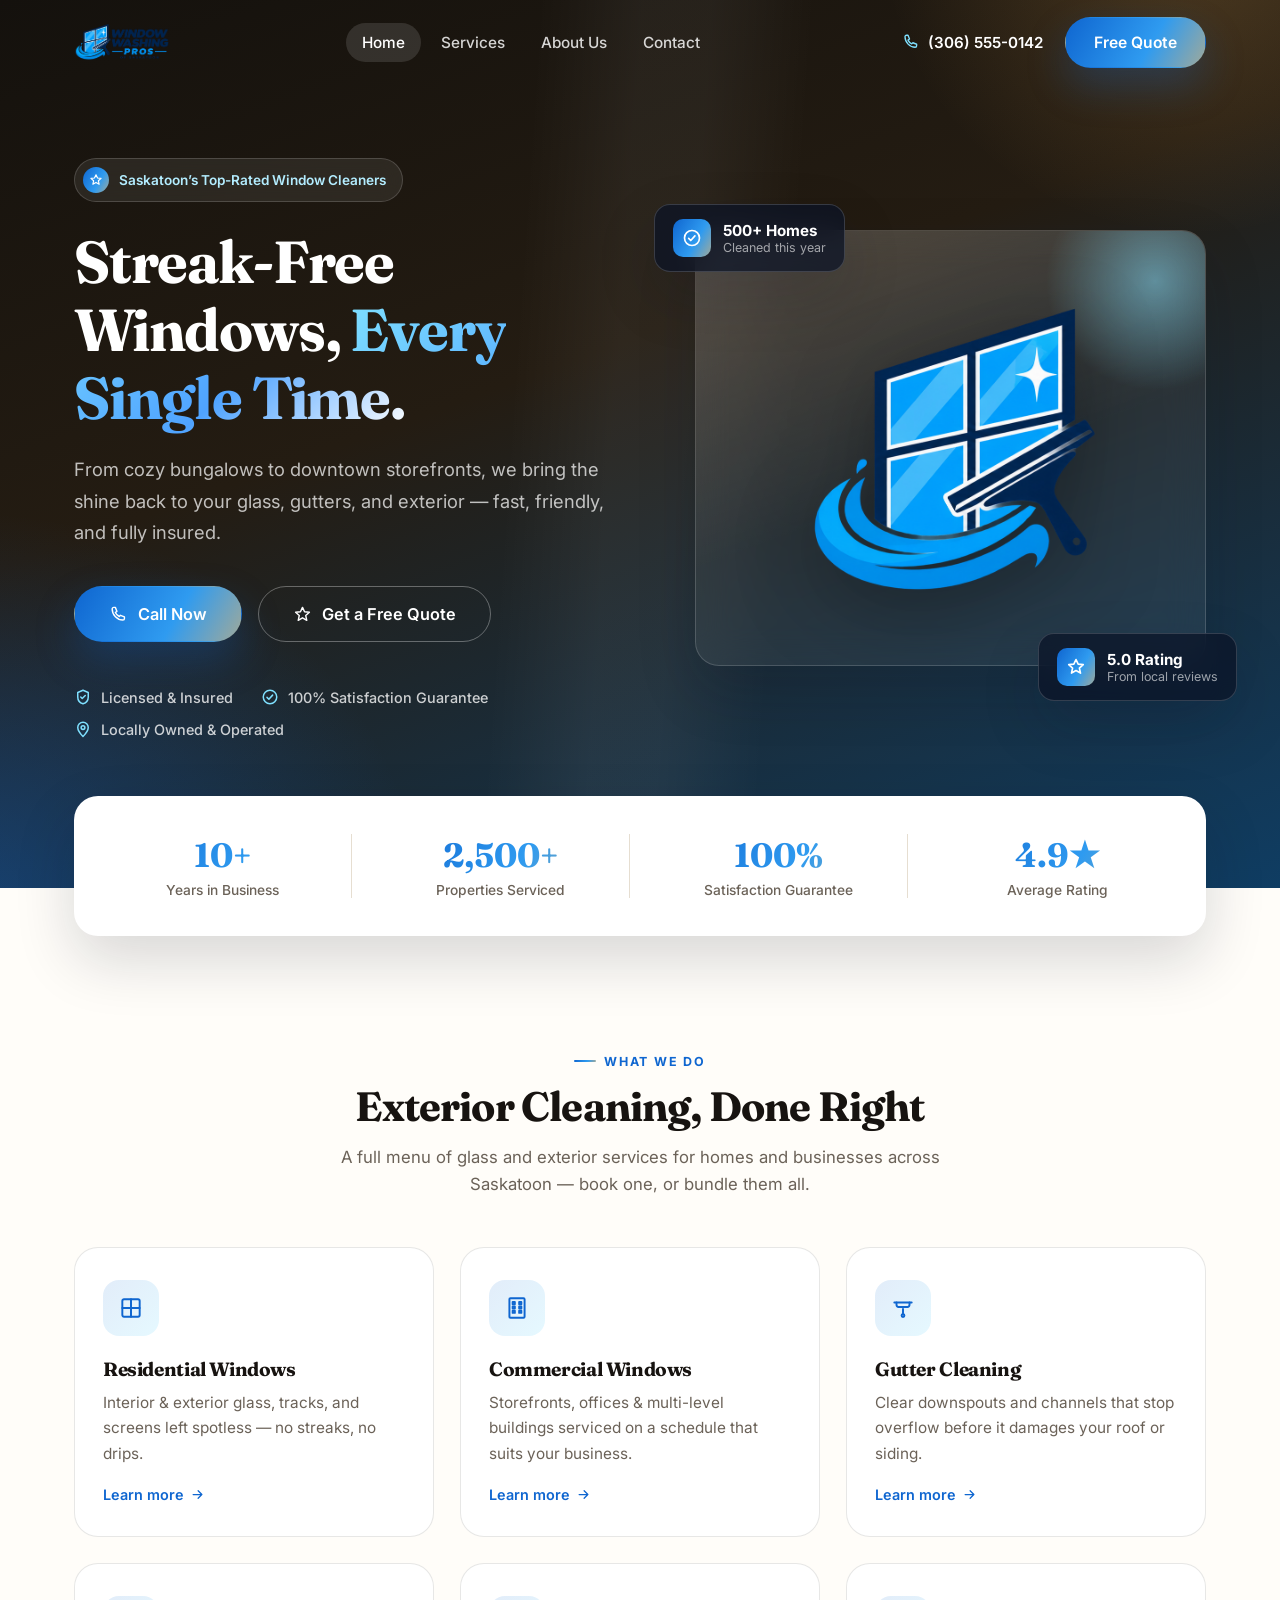
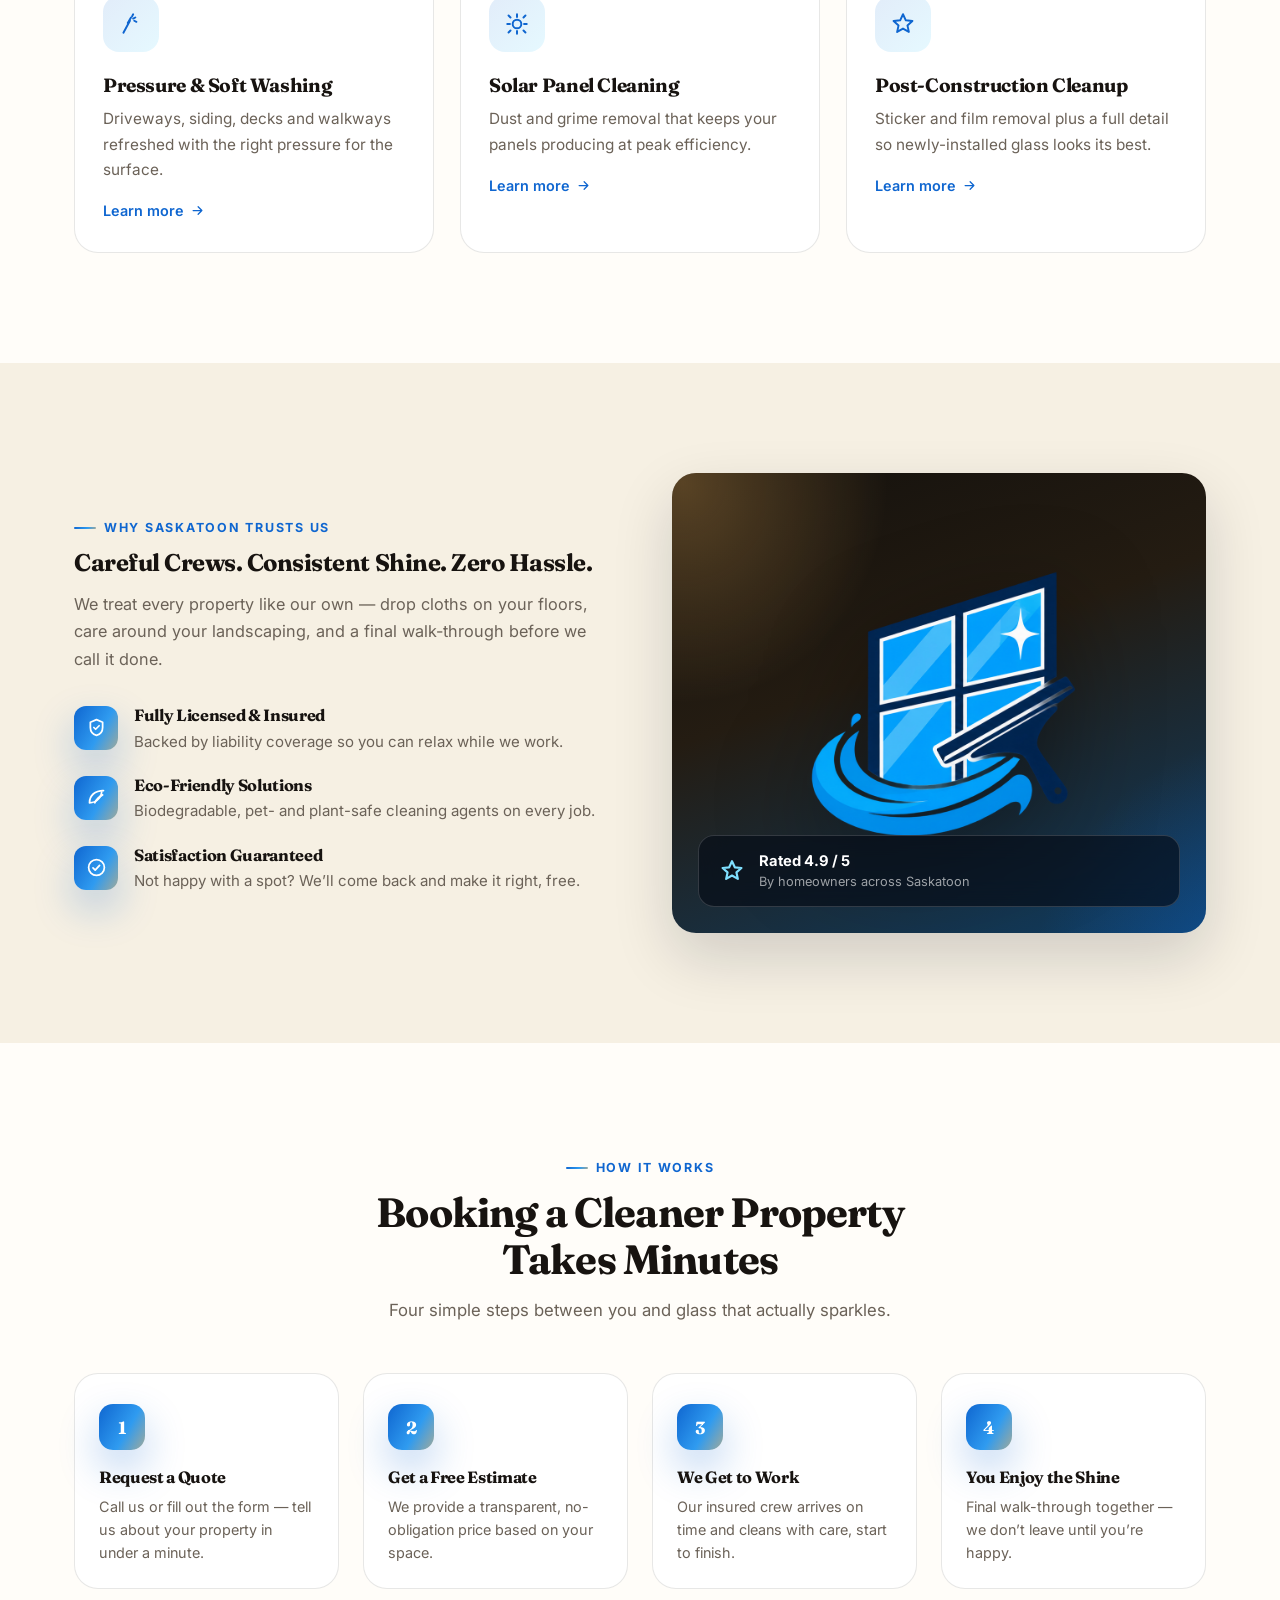
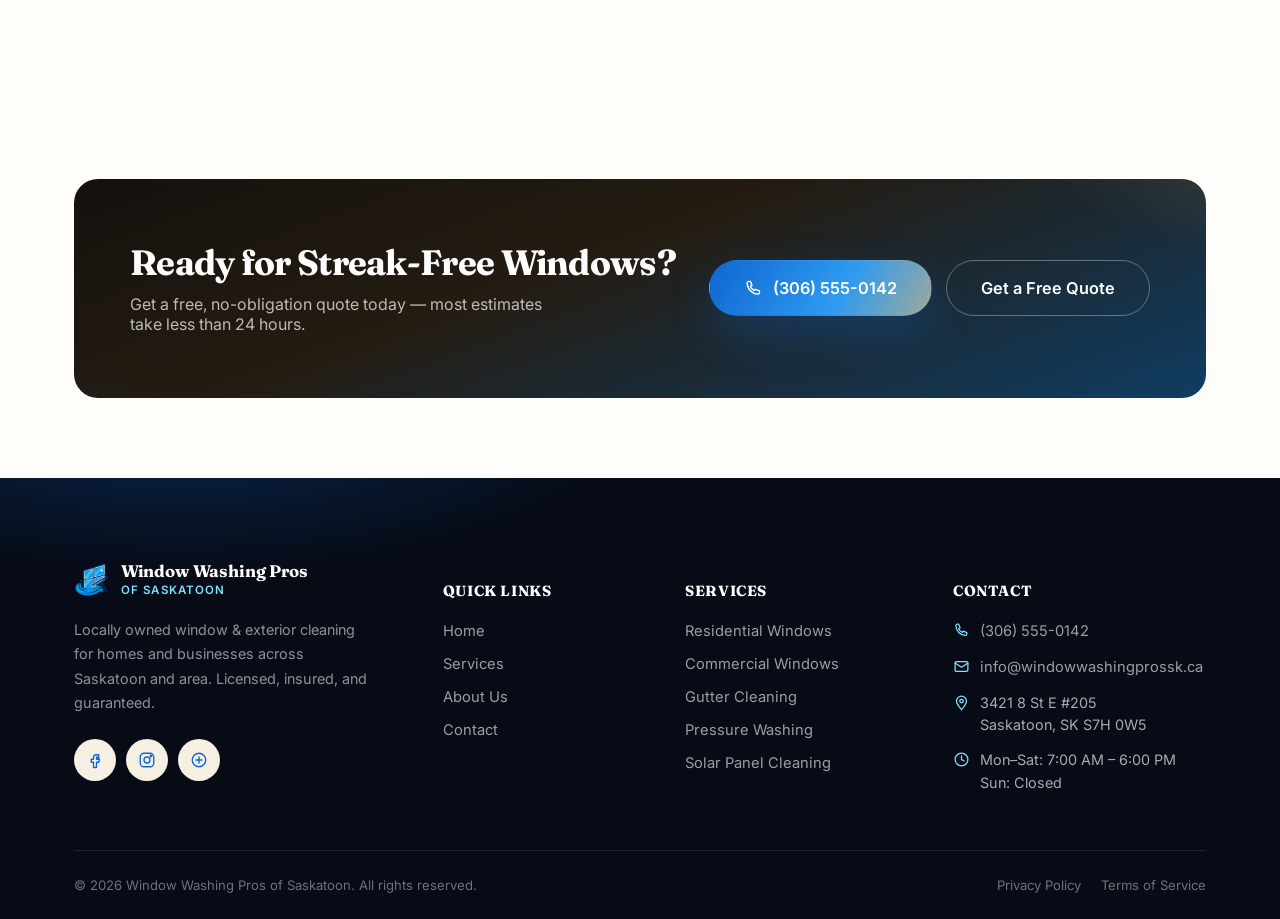
<file: index.html>
<!DOCTYPE html>
<html lang="en">
<head>
<meta charset="UTF-8">
<meta name="viewport" content="width=device-width, initial-scale=1.0">
<title>Window Washing Pros of Saskatoon | Residential &amp; Commercial Window Cleaning</title>
<meta name="description" content="Saskatoon's top-rated window cleaning company. Residential, commercial, gutter, pressure washing &amp; more. Licensed, insured, and locally owned. Get a free quote today.">

<link rel="icon" type="image/png" sizes="32x32" href="assets/favicon-32.png">
<link rel="icon" type="image/png" sizes="16x16" href="assets/favicon-16.png">
<link rel="apple-touch-icon" sizes="180x180" href="assets/apple-touch-icon.png">
<link rel="shortcut icon" href="assets/favicon.ico">

<link rel="preconnect" href="https://fonts.googleapis.com">
<link rel="preconnect" href="https://fonts.gstatic.com" crossorigin>
<link href="https://fonts.googleapis.com/css2?family=Inter:wght@400;500;600;700&amp;family=Fraunces:opsz,wght@9..144,500;9..144,600;9..144,700&amp;display=swap" rel="stylesheet">

<link rel="stylesheet" href="css/style.css">
</head>
<body>

<!-- ========================= HEADER ========================= -->
<header class="site-header">
  <div class="header-inner">
    <a href="index.html" class="brand">
      <img src="assets/logo-full.png" alt="Window Washing Pros of Saskatoon">
    </a>

    <nav class="main-nav" id="main-nav">
      <a href="index.html" class="active">Home</a>
      <a href="services.html">Services</a>
      <a href="about.html">About Us</a>
      <a href="contact.html">Contact</a>
    </nav>

    <div class="header-actions">
      <a href="tel:+13065550142" class="header-phone">
        <svg viewBox="0 0 24 24" fill="none" stroke="currentColor" stroke-width="1.8" stroke-linecap="round" stroke-linejoin="round"><path d="M4 5c0-1 .8-2 2-2h2l2 5-2 1.5c1 2.3 2.7 4 5 5L14.5 13l5 2v2c0 1.1-.9 2-2 2C10.5 19 4 12.5 4 5z"/></svg>
        <span>(306) 555-0142</span>
      </a>
      <a href="contact.html" class="btn btn-primary">Free Quote</a>
      <button class="nav-toggle" id="nav-toggle" aria-label="Toggle menu">
        <svg class="icon-menu" viewBox="0 0 24 24" fill="none" stroke="currentColor" stroke-width="1.8" stroke-linecap="round" stroke-linejoin="round"><path d="M4 6h16M4 12h16M4 18h16"/></svg>
        <svg class="icon-close" viewBox="0 0 24 24" fill="none" stroke="currentColor" stroke-width="1.8" stroke-linecap="round" stroke-linejoin="round"><path d="M6 6l12 12M18 6L6 18"/></svg>
      </button>
    </div>
  </div>
</header>

<!-- ========================= HERO ========================= -->
<section class="hero">
  <div class="container">
    <div class="hero-grid">
      <div>
        <div class="hero-badge">
          <span class="dot-icon">
            <svg viewBox="0 0 24 24" fill="none" stroke="currentColor" stroke-width="2" stroke-linecap="round" stroke-linejoin="round"><path d="M12 3l2.6 5.6 6.1.6-4.6 4.1 1.3 6-5.4-3.1-5.4 3.1 1.3-6-4.6-4.1 6.1-.6z"/></svg>
          </span>
          Saskatoon&rsquo;s Top-Rated Window Cleaners
        </div>

        <h1>Streak-Free Windows, <span class="grad">Every Single Time.</span></h1>

        <p class="lead">
          From cozy bungalows to downtown storefronts, we bring the shine back to your
          glass, gutters, and exterior &mdash; fast, friendly, and fully insured.
        </p>

        <div class="hero-actions">
          <a href="tel:+13065550142" class="btn btn-primary btn-lg">
            <svg viewBox="0 0 24 24" fill="none" stroke="currentColor" stroke-width="1.8" stroke-linecap="round" stroke-linejoin="round"><path d="M4 5c0-1 .8-2 2-2h2l2 5-2 1.5c1 2.3 2.7 4 5 5L14.5 13l5 2v2c0 1.1-.9 2-2 2C10.5 19 4 12.5 4 5z"/></svg>
            Call Now
          </a>
          <a href="contact.html" class="btn btn-ghost btn-lg">
            <svg viewBox="0 0 24 24" fill="none" stroke="currentColor" stroke-width="1.8" stroke-linecap="round" stroke-linejoin="round"><path d="M12 3l2.6 5.6 6.1.6-4.6 4.1 1.3 6-5.4-3.1-5.4 3.1 1.3-6-4.6-4.1 6.1-.6z"/></svg>
            Get a Free Quote
          </a>
        </div>

        <div class="trust-row">
          <span>
            <svg viewBox="0 0 24 24" fill="none" stroke="currentColor" stroke-width="2" stroke-linecap="round" stroke-linejoin="round"><path d="M12 3l7 3v6c0 5-3.4 8-7 9-3.6-1-7-4-7-9V6l7-3z"/><path d="M9 12l2 2 4-4"/></svg>
            Licensed &amp; Insured
          </span>
          <span>
            <svg viewBox="0 0 24 24" fill="none" stroke="currentColor" stroke-width="2" stroke-linecap="round" stroke-linejoin="round"><circle cx="12" cy="12" r="9"/><path d="M8 12.5l2.5 2.5 5-5.5"/></svg>
            100% Satisfaction Guarantee
          </span>
          <span>
            <svg viewBox="0 0 24 24" fill="none" stroke="currentColor" stroke-width="2" stroke-linecap="round" stroke-linejoin="round"><path d="M12 22s7-7.2 7-12a7 7 0 1 0-14 0c0 4.8 7 12 7 12z"/><circle cx="12" cy="10" r="2.5"/></svg>
            Locally Owned &amp; Operated
          </span>
        </div>
      </div>

      <div class="hero-visual">
        <div class="hero-panel">
          <img src="assets/logo-icon.png" alt="" class="panel-icon">
          <div class="panel-shine"></div>
        </div>
        <div class="float-card fc-1">
          <span class="fc-icon">
            <svg viewBox="0 0 24 24" fill="none" stroke="currentColor" stroke-width="2" stroke-linecap="round" stroke-linejoin="round"><circle cx="12" cy="12" r="9"/><path d="M8 12.5l2.5 2.5 5-5.5"/></svg>
          </span>
          <span>
            <strong>500+ Homes</strong>
            <span>Cleaned this year</span>
          </span>
        </div>
        <div class="float-card fc-2">
          <span class="fc-icon">
            <svg viewBox="0 0 24 24" fill="none" stroke="currentColor" stroke-width="2" stroke-linecap="round" stroke-linejoin="round"><path d="M12 3l2.6 5.6 6.1.6-4.6 4.1 1.3 6-5.4-3.1-5.4 3.1 1.3-6-4.6-4.1 6.1-.6z"/></svg>
          </span>
          <span>
            <strong>5.0 Rating</strong>
            <span>From local reviews</span>
          </span>
        </div>
      </div>
    </div>
  </div>
</section>

<!-- ========================= STATS STRIP ========================= -->
<div class="container stats-strip">
  <div class="stats-card reveal">
    <div class="stat">
      <strong>10+</strong>
      <span>Years in Business</span>
    </div>
    <div class="stat">
      <strong>2,500+</strong>
      <span>Properties Serviced</span>
    </div>
    <div class="stat">
      <strong>100%</strong>
      <span>Satisfaction Guarantee</span>
    </div>
    <div class="stat">
      <strong>4.9&#9733;</strong>
      <span>Average Rating</span>
    </div>
  </div>
</div>

<!-- ========================= SERVICES PREVIEW ========================= -->
<section class="section">
  <div class="container">
    <div class="section-head center reveal">
      <div class="eyebrow">What We Do</div>
      <h2>Exterior Cleaning, Done Right</h2>
      <p>A full menu of glass and exterior services for homes and businesses across Saskatoon &mdash; book one, or bundle them all.</p>
    </div>

    <div class="grid-services">
      <div class="service-card reveal">
        <div class="service-icon">
          <svg viewBox="0 0 24 24" fill="none" stroke="currentColor" stroke-width="1.8" stroke-linecap="round" stroke-linejoin="round"><rect x="4" y="4" width="16" height="16" rx="1.5"/><path d="M12 4v16M4 12h16"/></svg>
        </div>
        <h3>Residential Windows</h3>
        <p>Interior &amp; exterior glass, tracks, and screens left spotless &mdash; no streaks, no drips.</p>
        <a href="services/residential-window-cleaning.html" class="card-link">Learn more
          <svg viewBox="0 0 24 24" fill="none" stroke="currentColor" stroke-width="2" stroke-linecap="round" stroke-linejoin="round"><path d="M5 12h14M13 6l6 6-6 6"/></svg>
        </a>
      </div>

      <div class="service-card reveal">
        <div class="service-icon">
          <svg viewBox="0 0 24 24" fill="none" stroke="currentColor" stroke-width="1.8" stroke-linecap="round" stroke-linejoin="round"><rect x="5" y="3" width="14" height="18" rx="1"/><rect x="8" y="6.5" width="2" height="2"/><rect x="14" y="6.5" width="2" height="2"/><rect x="8" y="10.5" width="2" height="2"/><rect x="14" y="10.5" width="2" height="2"/><rect x="8" y="14.5" width="2" height="2"/><rect x="14" y="14.5" width="2" height="2"/></svg>
        </div>
        <h3>Commercial Windows</h3>
        <p>Storefronts, offices &amp; multi-level buildings serviced on a schedule that suits your business.</p>
        <a href="services/commercial-window-cleaning.html" class="card-link">Learn more
          <svg viewBox="0 0 24 24" fill="none" stroke="currentColor" stroke-width="2" stroke-linecap="round" stroke-linejoin="round"><path d="M5 12h14M13 6l6 6-6 6"/></svg>
        </a>
      </div>

      <div class="service-card reveal">
        <div class="service-icon">
          <svg viewBox="0 0 24 24" fill="none" stroke="currentColor" stroke-width="1.8" stroke-linecap="round" stroke-linejoin="round"><path d="M4 7h16"/><path d="M6 7v2a2 2 0 0 0 2 2h8a2 2 0 0 0 2-2V7"/><path d="M12 13v4"/><circle cx="12" cy="19" r="1.3"/></svg>
        </div>
        <h3>Gutter Cleaning</h3>
        <p>Clear downspouts and channels that stop overflow before it damages your roof or siding.</p>
        <a href="services/gutter-cleaning.html" class="card-link">Learn more
          <svg viewBox="0 0 24 24" fill="none" stroke="currentColor" stroke-width="2" stroke-linecap="round" stroke-linejoin="round"><path d="M5 12h14M13 6l6 6-6 6"/></svg>
        </a>
      </div>

      <div class="service-card reveal">
        <div class="service-icon">
          <svg viewBox="0 0 24 24" fill="none" stroke="currentColor" stroke-width="1.8" stroke-linecap="round" stroke-linejoin="round"><path d="M5 20l6-11"/><path d="M9 11l3-5"/><path d="M14 7l2-1M15 9l2 1M13 5l1-2"/></svg>
        </div>
        <h3>Pressure &amp; Soft Washing</h3>
        <p>Driveways, siding, decks and walkways refreshed with the right pressure for the surface.</p>
        <a href="services/pressure-washing.html" class="card-link">Learn more
          <svg viewBox="0 0 24 24" fill="none" stroke="currentColor" stroke-width="2" stroke-linecap="round" stroke-linejoin="round"><path d="M5 12h14M13 6l6 6-6 6"/></svg>
        </a>
      </div>

      <div class="service-card reveal">
        <div class="service-icon">
          <svg viewBox="0 0 24 24" fill="none" stroke="currentColor" stroke-width="1.8" stroke-linecap="round" stroke-linejoin="round"><circle cx="12" cy="12" r="4"/><path d="M12 3v2.5M12 18.5V21M4.2 4.2l1.8 1.8M18 18l1.8 1.8M3 12h2.5M18.5 12H21M4.2 19.8L6 18M18 6l1.8-1.8"/></svg>
        </div>
        <h3>Solar Panel Cleaning</h3>
        <p>Dust and grime removal that keeps your panels producing at peak efficiency.</p>
        <a href="services/solar-panel-cleaning.html" class="card-link">Learn more
          <svg viewBox="0 0 24 24" fill="none" stroke="currentColor" stroke-width="2" stroke-linecap="round" stroke-linejoin="round"><path d="M5 12h14M13 6l6 6-6 6"/></svg>
        </a>
      </div>

      <div class="service-card reveal">
        <div class="service-icon">
          <svg viewBox="0 0 24 24" fill="none" stroke="currentColor" stroke-width="1.8" stroke-linecap="round" stroke-linejoin="round"><path d="M12 3l2.6 5.6 6.1.6-4.6 4.1 1.3 6-5.4-3.1-5.4 3.1 1.3-6-4.6-4.1 6.1-.6z"/></svg>
        </div>
        <h3>Post-Construction Cleanup</h3>
        <p>Sticker and film removal plus a full detail so newly-installed glass looks its best.</p>
        <a href="services/post-construction-cleanup.html" class="card-link">Learn more
          <svg viewBox="0 0 24 24" fill="none" stroke="currentColor" stroke-width="2" stroke-linecap="round" stroke-linejoin="round"><path d="M5 12h14M13 6l6 6-6 6"/></svg>
        </a>
      </div>
    </div>
  </div>
</section>

<!-- ========================= WHY CHOOSE US ========================= -->
<section class="section section-alt">
  <div class="container">
    <div class="split">
      <div class="reveal">
        <div class="eyebrow">Why Saskatoon Trusts Us</div>
        <h2>Careful Crews. Consistent Shine. Zero Hassle.</h2>
        <p style="color:var(--slate-500); font-size:1.02rem; line-height:1.7; margin-top:14px;">
          We treat every property like our own &mdash; drop cloths on your floors, care around
          your landscaping, and a final walk-through before we call it done.
        </p>

        <div class="feature-list">
          <div class="feature-item">
            <span class="fi-icon">
              <svg viewBox="0 0 24 24" fill="none" stroke="currentColor" stroke-width="2" stroke-linecap="round" stroke-linejoin="round"><path d="M12 3l7 3v6c0 5-3.4 8-7 9-3.6-1-7-4-7-9V6l7-3z"/><path d="M9 12l2 2 4-4"/></svg>
            </span>
            <div>
              <h4>Fully Licensed &amp; Insured</h4>
              <p>Backed by liability coverage so you can relax while we work.</p>
            </div>
          </div>
          <div class="feature-item">
            <span class="fi-icon">
              <svg viewBox="0 0 24 24" fill="none" stroke="currentColor" stroke-width="2" stroke-linecap="round" stroke-linejoin="round"><path d="M20 4C10 4 4 10 4 18c8 0 14-6 14-14z"/><path d="M10 18c2-4 5-7 9-9"/></svg>
            </span>
            <div>
              <h4>Eco-Friendly Solutions</h4>
              <p>Biodegradable, pet- and plant-safe cleaning agents on every job.</p>
            </div>
          </div>
          <div class="feature-item">
            <span class="fi-icon">
              <svg viewBox="0 0 24 24" fill="none" stroke="currentColor" stroke-width="2" stroke-linecap="round" stroke-linejoin="round"><circle cx="12" cy="12" r="9"/><path d="M8 12.5l2.5 2.5 5-5.5"/></svg>
            </span>
            <div>
              <h4>Satisfaction Guaranteed</h4>
              <p>Not happy with a spot? We&rsquo;ll come back and make it right, free.</p>
            </div>
          </div>
        </div>
      </div>

      <div class="split-visual reveal">
        <div class="art-panel">
          <img src="assets/logo-icon.png" alt="Window Washing Pros icon">
          <div class="art-badge">
            <svg viewBox="0 0 24 24" fill="none" stroke="currentColor" stroke-width="2" stroke-linecap="round" stroke-linejoin="round"><path d="M12 3l2.6 5.6 6.1.6-4.6 4.1 1.3 6-5.4-3.1-5.4 3.1 1.3-6-4.6-4.1 6.1-.6z"/></svg>
            <div>
              <strong>Rated 4.9 / 5</strong>
              <span>By homeowners across Saskatoon</span>
            </div>
          </div>
        </div>
      </div>
    </div>
  </div>
</section>

<!-- ========================= PROCESS ========================= -->
<section class="section">
  <div class="container">
    <div class="section-head center reveal">
      <div class="eyebrow">How It Works</div>
      <h2>Booking a Cleaner Property Takes Minutes</h2>
      <p>Four simple steps between you and glass that actually sparkles.</p>
    </div>

    <div class="steps">
      <div class="step reveal">
        <div class="step-num">1</div>
        <h4>Request a Quote</h4>
        <p>Call us or fill out the form &mdash; tell us about your property in under a minute.</p>
      </div>
      <div class="step reveal">
        <div class="step-num">2</div>
        <h4>Get a Free Estimate</h4>
        <p>We provide a transparent, no-obligation price based on your space.</p>
      </div>
      <div class="step reveal">
        <div class="step-num">3</div>
        <h4>We Get to Work</h4>
        <p>Our insured crew arrives on time and cleans with care, start to finish.</p>
      </div>
      <div class="step reveal">
        <div class="step-num">4</div>
        <h4>You Enjoy the Shine</h4>
        <p>Final walk-through together &mdash; we don&rsquo;t leave until you&rsquo;re happy.</p>
      </div>
    </div>
  </div>
</section>

<!-- ========================= CTA BANNER ========================= -->
<section class="section-sm">
  <div class="container">
    <div class="cta-banner reveal">
      <div>
        <h2>Ready for Streak-Free Windows?</h2>
        <p>Get a free, no-obligation quote today &mdash; most estimates take less than 24 hours.</p>
      </div>
      <div class="cta-actions">
        <a href="tel:+13065550142" class="btn btn-primary btn-lg">
          <svg viewBox="0 0 24 24" fill="none" stroke="currentColor" stroke-width="1.8" stroke-linecap="round" stroke-linejoin="round"><path d="M4 5c0-1 .8-2 2-2h2l2 5-2 1.5c1 2.3 2.7 4 5 5L14.5 13l5 2v2c0 1.1-.9 2-2 2C10.5 19 4 12.5 4 5z"/></svg>
          (306) 555-0142
        </a>
        <a href="contact.html" class="btn btn-ghost btn-lg">Get a Free Quote</a>
      </div>
    </div>
  </div>
</section>

<!-- ========================= FOOTER ========================= -->
<footer class="site-footer">
  <div class="container">
    <div class="footer-inner">
      <div class="footer-col">
        <div class="footer-brand">
          <img src="assets/logo-icon.png" alt="Window Washing Pros of Saskatoon icon">
          <div class="fb-text">
            <strong>Window Washing Pros</strong>
            <span>Of Saskatoon</span>
          </div>
        </div>
        <p class="blurb">
          Locally owned window &amp; exterior cleaning for homes and businesses across
          Saskatoon and area. Licensed, insured, and guaranteed.
        </p>
        <div class="social-row">
          <a href="#" aria-label="Facebook">
            <svg viewBox="0 0 24 24" fill="none" stroke="currentColor" stroke-width="1.8" stroke-linecap="round" stroke-linejoin="round"><path d="M14 9h3V5h-3c-2.2 0-4 1.8-4 4v2H7v4h3v7h4v-7h3l1-4h-4V9c0-.6.4-1 1-1z"/></svg>
          </a>
          <a href="#" aria-label="Instagram">
            <svg viewBox="0 0 24 24" fill="none" stroke="currentColor" stroke-width="1.8" stroke-linecap="round" stroke-linejoin="round"><rect x="3" y="3" width="18" height="18" rx="5"/><circle cx="12" cy="12" r="4"/><circle cx="17.3" cy="6.7" r="1"/></svg>
          </a>
          <a href="#" aria-label="Google Reviews">
            <svg viewBox="0 0 24 24" fill="none" stroke="currentColor" stroke-width="1.8" stroke-linecap="round" stroke-linejoin="round"><circle cx="12" cy="12" r="9"/><path d="M8 12h8M12 8v8"/></svg>
          </a>
        </div>
      </div>

      <div class="footer-col">
        <h5>Quick Links</h5>
        <ul>
          <li><a href="index.html">Home</a></li>
          <li><a href="services.html">Services</a></li>
          <li><a href="about.html">About Us</a></li>
          <li><a href="contact.html">Contact</a></li>
        </ul>
      </div>

      <div class="footer-col">
        <h5>Services</h5>
        <ul>
          <li><a href="services/residential-window-cleaning.html">Residential Windows</a></li>
          <li><a href="services/commercial-window-cleaning.html">Commercial Windows</a></li>
          <li><a href="services/gutter-cleaning.html">Gutter Cleaning</a></li>
          <li><a href="services/pressure-washing.html">Pressure Washing</a></li>
          <li><a href="services/solar-panel-cleaning.html">Solar Panel Cleaning</a></li>
        </ul>
      </div>

      <div class="footer-col">
        <h5>Contact</h5>
        <ul class="footer-contact">
          <li>
            <svg viewBox="0 0 24 24" fill="none" stroke="currentColor" stroke-width="1.8" stroke-linecap="round" stroke-linejoin="round"><path d="M4 5c0-1 .8-2 2-2h2l2 5-2 1.5c1 2.3 2.7 4 5 5L14.5 13l5 2v2c0 1.1-.9 2-2 2C10.5 19 4 12.5 4 5z"/></svg>
            <a href="tel:+13065550142">(306) 555-0142</a>
          </li>
          <li>
            <svg viewBox="0 0 24 24" fill="none" stroke="currentColor" stroke-width="1.8" stroke-linecap="round" stroke-linejoin="round"><rect x="3" y="5" width="18" height="14" rx="2"/><path d="M3 7l9 6 9-6"/></svg>
            <a href="mailto:info@windowwashingprossk.ca">info@windowwashingprossk.ca</a>
          </li>
          <li>
            <svg viewBox="0 0 24 24" fill="none" stroke="currentColor" stroke-width="1.8" stroke-linecap="round" stroke-linejoin="round"><path d="M12 22s7-7.2 7-12a7 7 0 1 0-14 0c0 4.8 7 12 7 12z"/><circle cx="12" cy="10" r="2.5"/></svg>
            <span>3421 8 St E #205<br>Saskatoon, SK S7H 0W5</span>
          </li>
          <li>
            <svg viewBox="0 0 24 24" fill="none" stroke="currentColor" stroke-width="1.8" stroke-linecap="round" stroke-linejoin="round"><circle cx="12" cy="12" r="9"/><path d="M12 7v5l3.5 2"/></svg>
            <span>Mon&ndash;Sat: 7:00 AM &ndash; 6:00 PM<br>Sun: Closed</span>
          </li>
        </ul>
      </div>
    </div>

    <div class="footer-bottom">
      <p>&copy; <span id="year"></span> Window Washing Pros of Saskatoon. All rights reserved.</p>
      <div class="footer-legal">
        <a href="#">Privacy Policy</a>
        <a href="#">Terms of Service</a>
      </div>
    </div>
  </div>
</footer>

<script src="js/script.js"></script>
</body>
</html>
</file>
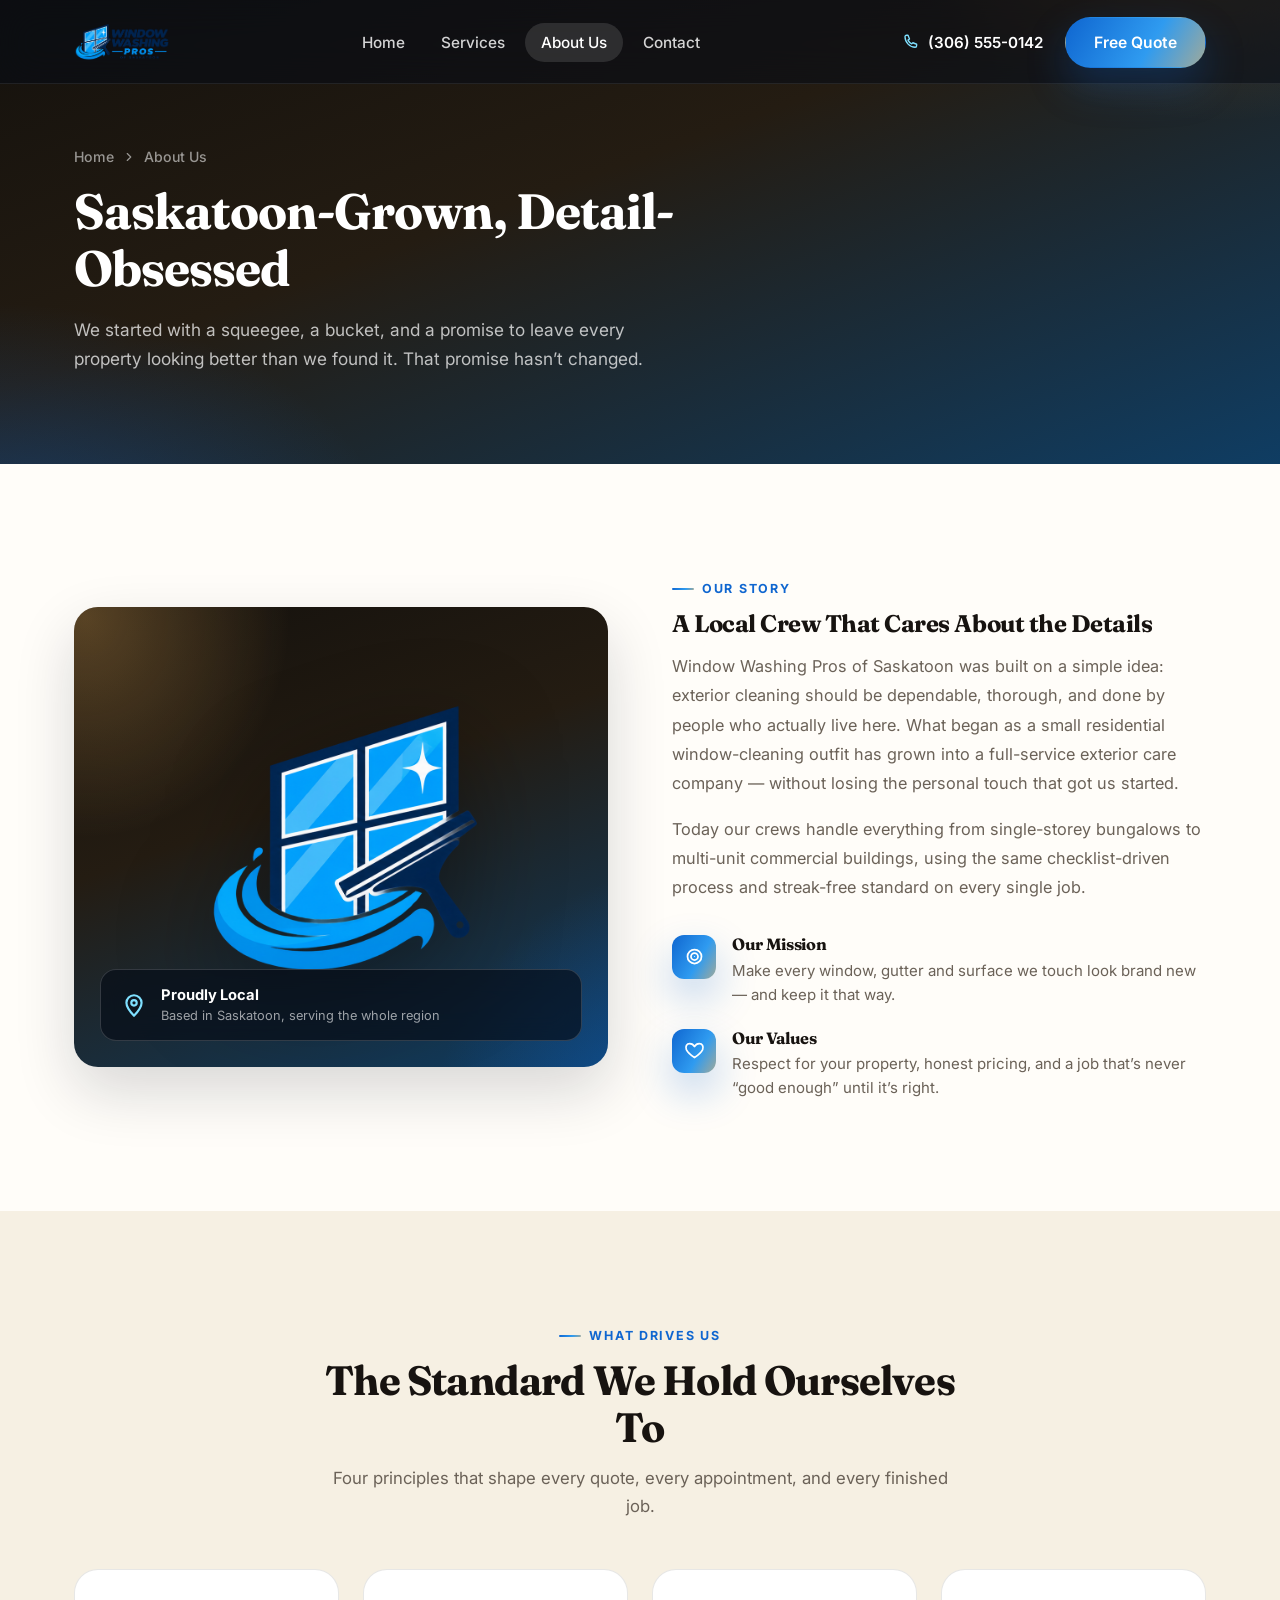
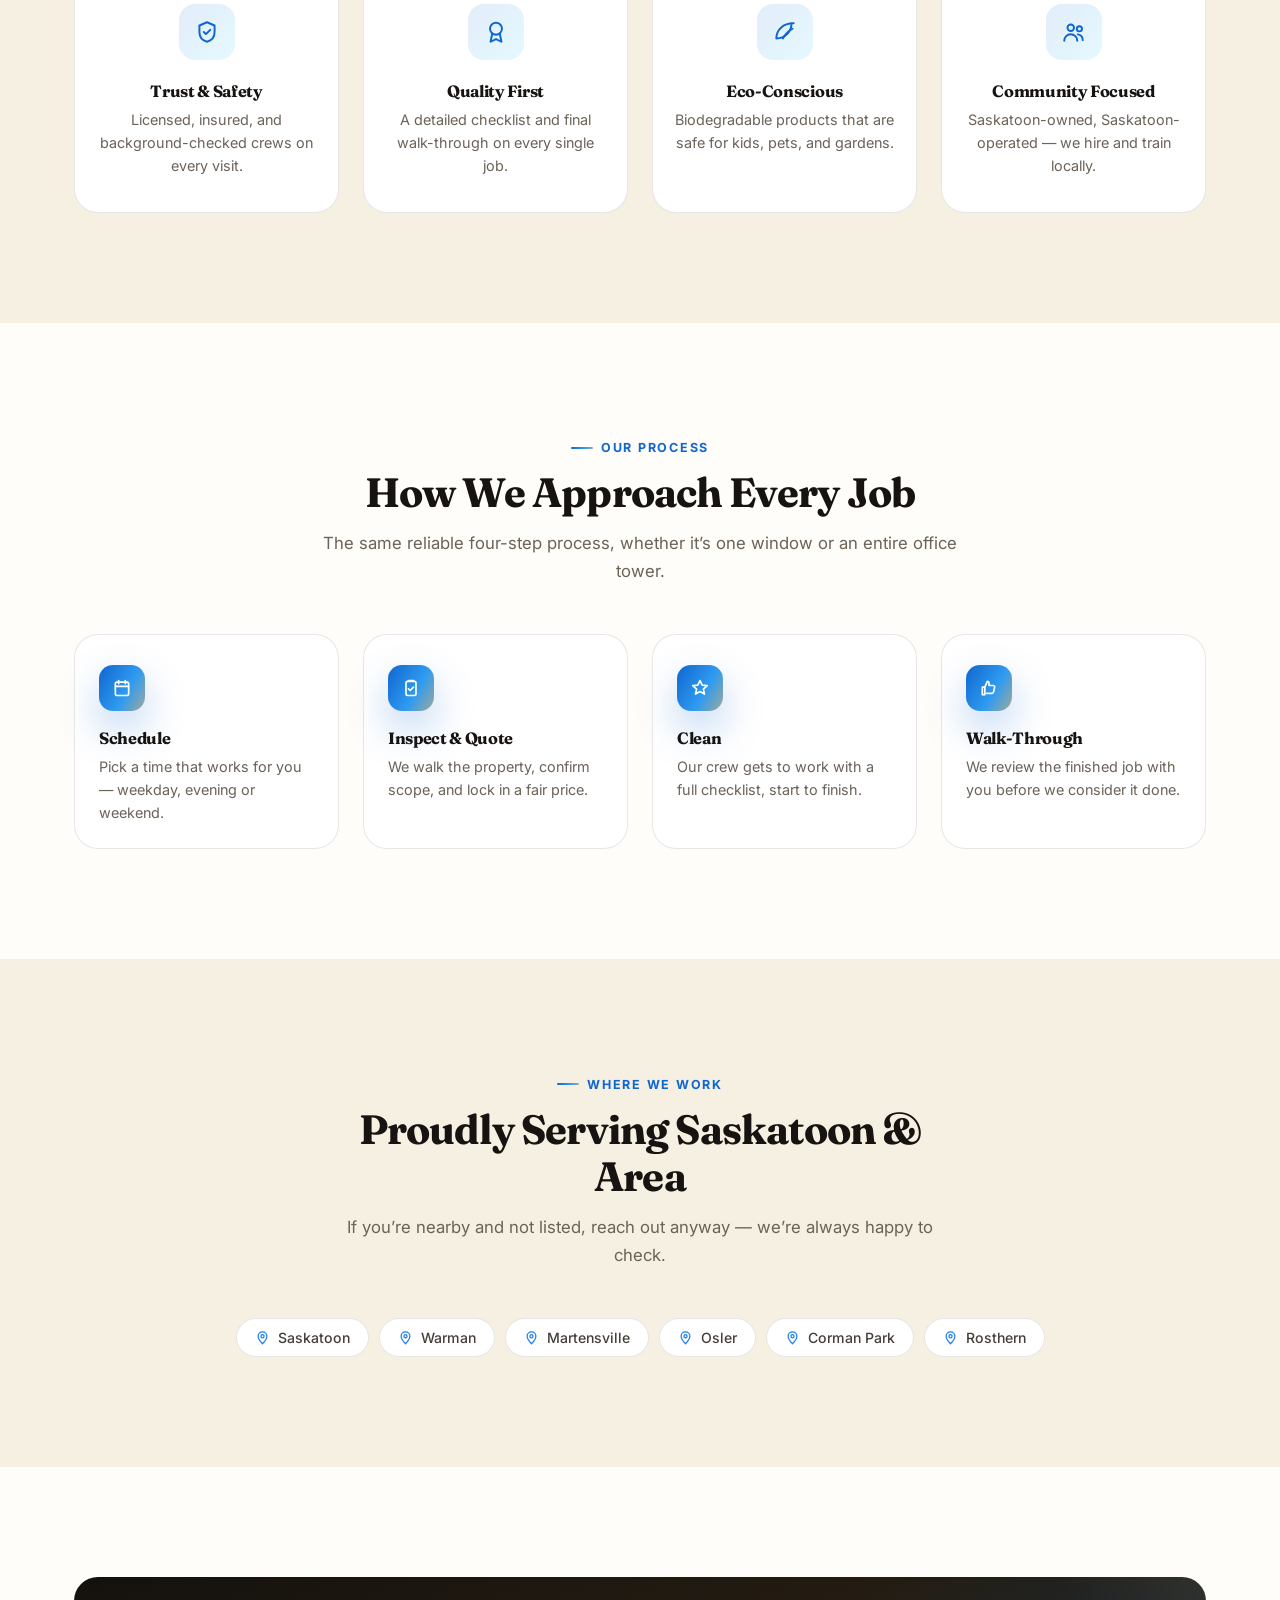
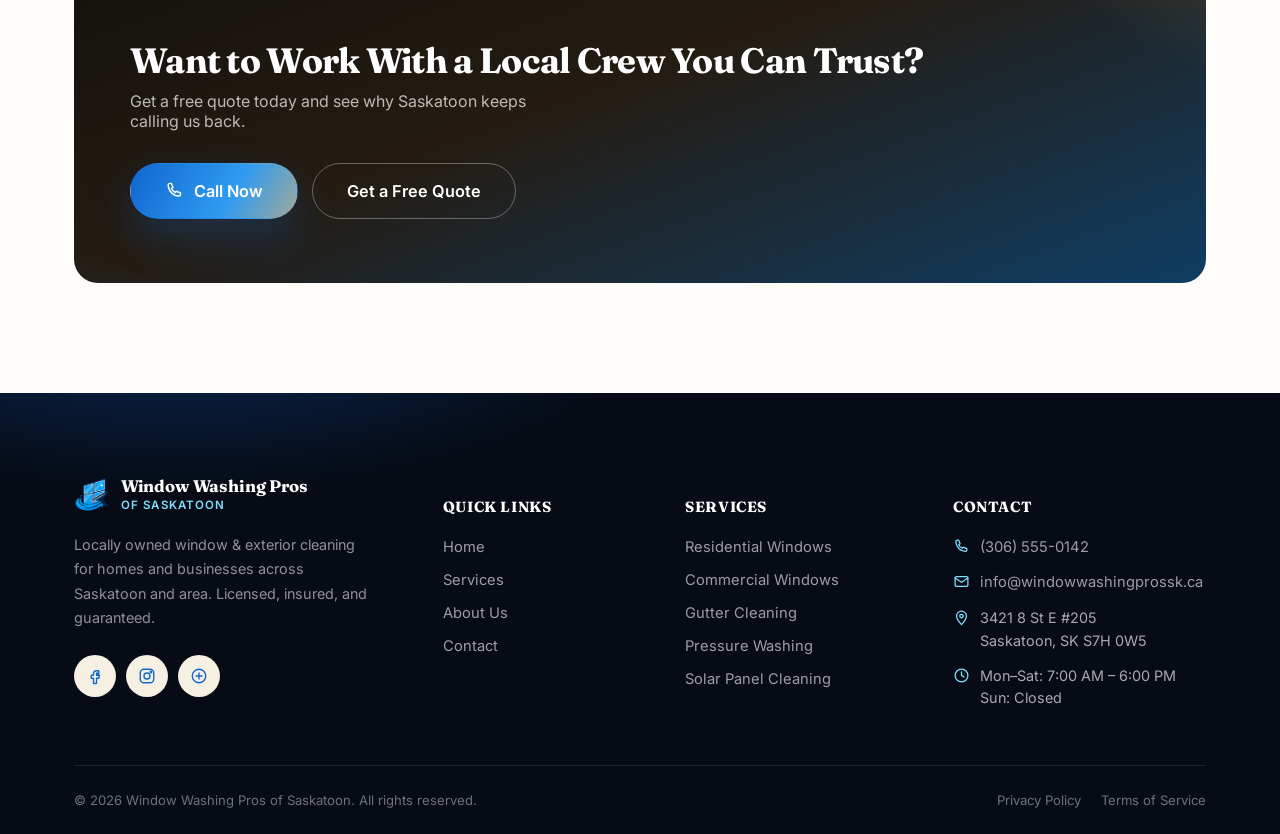
<file: about.html>
<!DOCTYPE html>
<html lang="en">
<head>
<meta charset="UTF-8">
<meta name="viewport" content="width=device-width, initial-scale=1.0">
<title>About Us | Window Washing Pros of Saskatoon</title>
<meta name="description" content="Locally owned and operated in Saskatoon. Meet the team behind Window Washing Pros and see why homeowners and businesses trust us with their exteriors.">

<link rel="icon" type="image/png" sizes="32x32" href="assets/favicon-32.png">
<link rel="icon" type="image/png" sizes="16x16" href="assets/favicon-16.png">
<link rel="apple-touch-icon" sizes="180x180" href="assets/apple-touch-icon.png">
<link rel="shortcut icon" href="assets/favicon.ico">

<link rel="preconnect" href="https://fonts.googleapis.com">
<link rel="preconnect" href="https://fonts.gstatic.com" crossorigin>
<link href="https://fonts.googleapis.com/css2?family=Inter:wght@400;500;600;700&amp;family=Fraunces:opsz,wght@9..144,500;9..144,600;9..144,700&amp;display=swap" rel="stylesheet">

<link rel="stylesheet" href="css/style.css">
</head>
<body class="no-hero">

<!-- ========================= HEADER ========================= -->
<header class="site-header">
  <div class="header-inner">
    <a href="index.html" class="brand">
      <img src="assets/logo-full.png" alt="Window Washing Pros of Saskatoon">
    </a>

    <nav class="main-nav" id="main-nav">
      <a href="index.html">Home</a>
      <a href="services.html">Services</a>
      <a href="about.html" class="active">About Us</a>
      <a href="contact.html">Contact</a>
    </nav>

    <div class="header-actions">
      <a href="tel:+13065550142" class="header-phone">
        <svg viewBox="0 0 24 24" fill="none" stroke="currentColor" stroke-width="1.8" stroke-linecap="round" stroke-linejoin="round"><path d="M4 5c0-1 .8-2 2-2h2l2 5-2 1.5c1 2.3 2.7 4 5 5L14.5 13l5 2v2c0 1.1-.9 2-2 2C10.5 19 4 12.5 4 5z"/></svg>
        <span>(306) 555-0142</span>
      </a>
      <a href="contact.html" class="btn btn-primary">Free Quote</a>
      <button class="nav-toggle" id="nav-toggle" aria-label="Toggle menu">
        <svg class="icon-menu" viewBox="0 0 24 24" fill="none" stroke="currentColor" stroke-width="1.8" stroke-linecap="round" stroke-linejoin="round"><path d="M4 6h16M4 12h16M4 18h16"/></svg>
        <svg class="icon-close" viewBox="0 0 24 24" fill="none" stroke="currentColor" stroke-width="1.8" stroke-linecap="round" stroke-linejoin="round"><path d="M6 6l12 12M18 6L6 18"/></svg>
      </button>
    </div>
  </div>
</header>

<!-- ========================= PAGE HERO ========================= -->
<section class="page-hero">
  <div class="container">
    <div class="breadcrumb">
      <a href="index.html">Home</a>
      <svg viewBox="0 0 24 24" fill="none" stroke="currentColor" stroke-width="2" stroke-linecap="round" stroke-linejoin="round"><path d="M9 6l6 6-6 6"/></svg>
      <span>About Us</span>
    </div>
    <h1>Saskatoon-Grown, Detail-Obsessed</h1>
    <p>We started with a squeegee, a bucket, and a promise to leave every property looking better than we found it. That promise hasn&rsquo;t changed.</p>
  </div>
</section>

<!-- ========================= STORY ========================= -->
<section class="section">
  <div class="container">
    <div class="split">
      <div class="split-visual reveal">
        <div class="art-panel">
          <img src="assets/logo-icon.png" alt="Window Washing Pros icon">
          <div class="art-badge">
            <svg viewBox="0 0 24 24" fill="none" stroke="currentColor" stroke-width="2" stroke-linecap="round" stroke-linejoin="round"><path d="M12 22s7-7.2 7-12a7 7 0 1 0-14 0c0 4.8 7 12 7 12z"/><circle cx="12" cy="10" r="2.5"/></svg>
            <div>
              <strong>Proudly Local</strong>
              <span>Based in Saskatoon, serving the whole region</span>
            </div>
          </div>
        </div>
      </div>

      <div class="reveal">
        <div class="eyebrow">Our Story</div>
        <h2>A Local Crew That Cares About the Details</h2>
        <p style="color:var(--slate-500); font-size:1.02rem; line-height:1.8; margin-top:14px;">
          Window Washing Pros of Saskatoon was built on a simple idea: exterior cleaning
          should be dependable, thorough, and done by people who actually live here. What
          began as a small residential window-cleaning outfit has grown into a full-service
          exterior care company &mdash; without losing the personal touch that got us started.
        </p>
        <p style="color:var(--slate-500); font-size:1.02rem; line-height:1.8; margin-top:16px;">
          Today our crews handle everything from single-storey bungalows to multi-unit
          commercial buildings, using the same checklist-driven process and streak-free
          standard on every single job.
        </p>

        <div class="feature-list">
          <div class="feature-item">
            <span class="fi-icon">
              <svg viewBox="0 0 24 24" fill="none" stroke="currentColor" stroke-width="2" stroke-linecap="round" stroke-linejoin="round"><circle cx="12" cy="12" r="8"/><circle cx="12" cy="12" r="4"/><circle cx="12" cy="12" r="0.6" fill="currentColor" stroke="none"/></svg>
            </span>
            <div>
              <h4>Our Mission</h4>
              <p>Make every window, gutter and surface we touch look brand new &mdash; and keep it that way.</p>
            </div>
          </div>
          <div class="feature-item">
            <span class="fi-icon">
              <svg viewBox="0 0 24 24" fill="none" stroke="currentColor" stroke-width="2" stroke-linecap="round" stroke-linejoin="round"><path d="M12 20s-7-4.4-9.3-9C1.4 7.6 3 4 6.6 4 9 4 11 5.6 12 7.4 13 5.6 15 4 17.4 4 21 4 22.6 7.6 21.3 11 19 15.6 12 20 12 20z"/></svg>
            </span>
            <div>
              <h4>Our Values</h4>
              <p>Respect for your property, honest pricing, and a job that&rsquo;s never &ldquo;good enough&rdquo; until it&rsquo;s right.</p>
            </div>
          </div>
        </div>
      </div>
    </div>
  </div>
</section>

<!-- ========================= VALUES GRID ========================= -->
<section class="section section-alt">
  <div class="container">
    <div class="section-head center reveal">
      <div class="eyebrow">What Drives Us</div>
      <h2>The Standard We Hold Ourselves To</h2>
      <p>Four principles that shape every quote, every appointment, and every finished job.</p>
    </div>

    <div class="grid-values">
      <div class="value-card reveal">
        <div class="service-icon">
          <svg viewBox="0 0 24 24" fill="none" stroke="currentColor" stroke-width="1.8" stroke-linecap="round" stroke-linejoin="round"><path d="M12 3l7 3v6c0 5-3.4 8-7 9-3.6-1-7-4-7-9V6l7-3z"/><path d="M9 12l2 2 4-4"/></svg>
        </div>
        <h4>Trust &amp; Safety</h4>
        <p>Licensed, insured, and background-checked crews on every visit.</p>
      </div>
      <div class="value-card reveal">
        <div class="service-icon">
          <svg viewBox="0 0 24 24" fill="none" stroke="currentColor" stroke-width="1.8" stroke-linecap="round" stroke-linejoin="round"><circle cx="12" cy="9" r="5.5"/><path d="M8.5 13.5L7 21l5-2.5L17 21l-1.5-7.5"/></svg>
        </div>
        <h4>Quality First</h4>
        <p>A detailed checklist and final walk-through on every single job.</p>
      </div>
      <div class="value-card reveal">
        <div class="service-icon">
          <svg viewBox="0 0 24 24" fill="none" stroke="currentColor" stroke-width="1.8" stroke-linecap="round" stroke-linejoin="round"><path d="M20 4C10 4 4 10 4 18c8 0 14-6 14-14z"/><path d="M10 18c2-4 5-7 9-9"/></svg>
        </div>
        <h4>Eco-Conscious</h4>
        <p>Biodegradable products that are safe for kids, pets, and gardens.</p>
      </div>
      <div class="value-card reveal">
        <div class="service-icon">
          <svg viewBox="0 0 24 24" fill="none" stroke="currentColor" stroke-width="1.8" stroke-linecap="round" stroke-linejoin="round"><circle cx="9" cy="8" r="3"/><path d="M3 20c0-3.3 2.7-6 6-6s6 2.7 6 6"/><circle cx="17" cy="9" r="2.4"/><path d="M15.5 14.2c2.6.4 4.5 2.6 4.5 5.3"/></svg>
        </div>
        <h4>Community Focused</h4>
        <p>Saskatoon-owned, Saskatoon-operated &mdash; we hire and train locally.</p>
      </div>
    </div>
  </div>
</section>

<!-- ========================= PROCESS ========================= -->
<section class="section">
  <div class="container">
    <div class="section-head center reveal">
      <div class="eyebrow">Our Process</div>
      <h2>How We Approach Every Job</h2>
      <p>The same reliable four-step process, whether it&rsquo;s one window or an entire office tower.</p>
    </div>

    <div class="steps">
      <div class="step reveal">
        <div class="step-num">
          <svg width="20" height="20" viewBox="0 0 24 24" fill="none" stroke="currentColor" stroke-width="2" stroke-linecap="round" stroke-linejoin="round"><rect x="4" y="5" width="16" height="16" rx="2"/><path d="M4 10h16M8 3v4M16 3v4"/></svg>
        </div>
        <h4>Schedule</h4>
        <p>Pick a time that works for you &mdash; weekday, evening or weekend.</p>
      </div>
      <div class="step reveal">
        <div class="step-num">
          <svg width="20" height="20" viewBox="0 0 24 24" fill="none" stroke="currentColor" stroke-width="2" stroke-linecap="round" stroke-linejoin="round"><rect x="6" y="4" width="12" height="17" rx="2"/><path d="M9 4V3h6v1"/><path d="M9 13l2 2 4-4"/></svg>
        </div>
        <h4>Inspect &amp; Quote</h4>
        <p>We walk the property, confirm scope, and lock in a fair price.</p>
      </div>
      <div class="step reveal">
        <div class="step-num">
          <svg width="20" height="20" viewBox="0 0 24 24" fill="none" stroke="currentColor" stroke-width="2" stroke-linecap="round" stroke-linejoin="round"><path d="M12 3l2.6 5.6 6.1.6-4.6 4.1 1.3 6-5.4-3.1-5.4 3.1 1.3-6-4.6-4.1 6.1-.6z"/></svg>
        </div>
        <h4>Clean</h4>
        <p>Our crew gets to work with a full checklist, start to finish.</p>
      </div>
      <div class="step reveal">
        <div class="step-num">
          <svg width="20" height="20" viewBox="0 0 24 24" fill="none" stroke="currentColor" stroke-width="2" stroke-linecap="round" stroke-linejoin="round"><path d="M7 11v9H4v-9z"/><path d="M7 11l3-7c1 0 2 1 2 2v3h5c1 0 2 1 1.8 2l-1.4 6c-.2.8-.9 1.4-1.7 1.4H9"/></svg>
        </div>
        <h4>Walk-Through</h4>
        <p>We review the finished job with you before we consider it done.</p>
      </div>
    </div>
  </div>
</section>

<!-- ========================= SERVICE AREA ========================= -->
<section class="section section-alt">
  <div class="container">
    <div class="section-head center reveal">
      <div class="eyebrow">Where We Work</div>
      <h2>Proudly Serving Saskatoon &amp; Area</h2>
      <p>If you&rsquo;re nearby and not listed, reach out anyway &mdash; we&rsquo;re always happy to check.</p>
    </div>

    <div class="chip-row reveal" style="justify-content:center;">
      <span class="chip">
        <svg viewBox="0 0 24 24" fill="none" stroke="currentColor" stroke-width="2" stroke-linecap="round" stroke-linejoin="round"><path d="M12 22s7-7.2 7-12a7 7 0 1 0-14 0c0 4.8 7 12 7 12z"/><circle cx="12" cy="10" r="2.5"/></svg>
        Saskatoon
      </span>
      <span class="chip">
        <svg viewBox="0 0 24 24" fill="none" stroke="currentColor" stroke-width="2" stroke-linecap="round" stroke-linejoin="round"><path d="M12 22s7-7.2 7-12a7 7 0 1 0-14 0c0 4.8 7 12 7 12z"/><circle cx="12" cy="10" r="2.5"/></svg>
        Warman
      </span>
      <span class="chip">
        <svg viewBox="0 0 24 24" fill="none" stroke="currentColor" stroke-width="2" stroke-linecap="round" stroke-linejoin="round"><path d="M12 22s7-7.2 7-12a7 7 0 1 0-14 0c0 4.8 7 12 7 12z"/><circle cx="12" cy="10" r="2.5"/></svg>
        Martensville
      </span>
      <span class="chip">
        <svg viewBox="0 0 24 24" fill="none" stroke="currentColor" stroke-width="2" stroke-linecap="round" stroke-linejoin="round"><path d="M12 22s7-7.2 7-12a7 7 0 1 0-14 0c0 4.8 7 12 7 12z"/><circle cx="12" cy="10" r="2.5"/></svg>
        Osler
      </span>
      <span class="chip">
        <svg viewBox="0 0 24 24" fill="none" stroke="currentColor" stroke-width="2" stroke-linecap="round" stroke-linejoin="round"><path d="M12 22s7-7.2 7-12a7 7 0 1 0-14 0c0 4.8 7 12 7 12z"/><circle cx="12" cy="10" r="2.5"/></svg>
        Corman Park
      </span>
      <span class="chip">
        <svg viewBox="0 0 24 24" fill="none" stroke="currentColor" stroke-width="2" stroke-linecap="round" stroke-linejoin="round"><path d="M12 22s7-7.2 7-12a7 7 0 1 0-14 0c0 4.8 7 12 7 12z"/><circle cx="12" cy="10" r="2.5"/></svg>
        Rosthern
      </span>
    </div>
  </div>
</section>

<!-- ========================= CTA BANNER ========================= -->
<section class="section">
  <div class="container">
    <div class="cta-banner reveal">
      <div>
        <h2>Want to Work With a Local Crew You Can Trust?</h2>
        <p>Get a free quote today and see why Saskatoon keeps calling us back.</p>
      </div>
      <div class="cta-actions">
        <a href="tel:+13065550142" class="btn btn-primary btn-lg">
          <svg viewBox="0 0 24 24" fill="none" stroke="currentColor" stroke-width="1.8" stroke-linecap="round" stroke-linejoin="round"><path d="M4 5c0-1 .8-2 2-2h2l2 5-2 1.5c1 2.3 2.7 4 5 5L14.5 13l5 2v2c0 1.1-.9 2-2 2C10.5 19 4 12.5 4 5z"/></svg>
          Call Now
        </a>
        <a href="contact.html" class="btn btn-ghost btn-lg">Get a Free Quote</a>
      </div>
    </div>
  </div>
</section>

<!-- ========================= FOOTER ========================= -->
<footer class="site-footer">
  <div class="container">
    <div class="footer-inner">
      <div class="footer-col">
        <div class="footer-brand">
          <img src="assets/logo-icon.png" alt="Window Washing Pros of Saskatoon icon">
          <div class="fb-text">
            <strong>Window Washing Pros</strong>
            <span>Of Saskatoon</span>
          </div>
        </div>
        <p class="blurb">
          Locally owned window &amp; exterior cleaning for homes and businesses across
          Saskatoon and area. Licensed, insured, and guaranteed.
        </p>
        <div class="social-row">
          <a href="#" aria-label="Facebook">
            <svg viewBox="0 0 24 24" fill="none" stroke="currentColor" stroke-width="1.8" stroke-linecap="round" stroke-linejoin="round"><path d="M14 9h3V5h-3c-2.2 0-4 1.8-4 4v2H7v4h3v7h4v-7h3l1-4h-4V9c0-.6.4-1 1-1z"/></svg>
          </a>
          <a href="#" aria-label="Instagram">
            <svg viewBox="0 0 24 24" fill="none" stroke="currentColor" stroke-width="1.8" stroke-linecap="round" stroke-linejoin="round"><rect x="3" y="3" width="18" height="18" rx="5"/><circle cx="12" cy="12" r="4"/><circle cx="17.3" cy="6.7" r="1"/></svg>
          </a>
          <a href="#" aria-label="Google Reviews">
            <svg viewBox="0 0 24 24" fill="none" stroke="currentColor" stroke-width="1.8" stroke-linecap="round" stroke-linejoin="round"><circle cx="12" cy="12" r="9"/><path d="M8 12h8M12 8v8"/></svg>
          </a>
        </div>
      </div>

      <div class="footer-col">
        <h5>Quick Links</h5>
        <ul>
          <li><a href="index.html">Home</a></li>
          <li><a href="services.html">Services</a></li>
          <li><a href="about.html">About Us</a></li>
          <li><a href="contact.html">Contact</a></li>
        </ul>
      </div>

      <div class="footer-col">
        <h5>Services</h5>
        <ul>
          <li><a href="services/residential-window-cleaning.html">Residential Windows</a></li>
          <li><a href="services/commercial-window-cleaning.html">Commercial Windows</a></li>
          <li><a href="services/gutter-cleaning.html">Gutter Cleaning</a></li>
          <li><a href="services/pressure-washing.html">Pressure Washing</a></li>
          <li><a href="services/solar-panel-cleaning.html">Solar Panel Cleaning</a></li>
        </ul>
      </div>

      <div class="footer-col">
        <h5>Contact</h5>
        <ul class="footer-contact">
          <li>
            <svg viewBox="0 0 24 24" fill="none" stroke="currentColor" stroke-width="1.8" stroke-linecap="round" stroke-linejoin="round"><path d="M4 5c0-1 .8-2 2-2h2l2 5-2 1.5c1 2.3 2.7 4 5 5L14.5 13l5 2v2c0 1.1-.9 2-2 2C10.5 19 4 12.5 4 5z"/></svg>
            <a href="tel:+13065550142">(306) 555-0142</a>
          </li>
          <li>
            <svg viewBox="0 0 24 24" fill="none" stroke="currentColor" stroke-width="1.8" stroke-linecap="round" stroke-linejoin="round"><rect x="3" y="5" width="18" height="14" rx="2"/><path d="M3 7l9 6 9-6"/></svg>
            <a href="mailto:info@windowwashingprossk.ca">info@windowwashingprossk.ca</a>
          </li>
          <li>
            <svg viewBox="0 0 24 24" fill="none" stroke="currentColor" stroke-width="1.8" stroke-linecap="round" stroke-linejoin="round"><path d="M12 22s7-7.2 7-12a7 7 0 1 0-14 0c0 4.8 7 12 7 12z"/><circle cx="12" cy="10" r="2.5"/></svg>
            <span>3421 8 St E #205<br>Saskatoon, SK S7H 0W5</span>
          </li>
          <li>
            <svg viewBox="0 0 24 24" fill="none" stroke="currentColor" stroke-width="1.8" stroke-linecap="round" stroke-linejoin="round"><circle cx="12" cy="12" r="9"/><path d="M12 7v5l3.5 2"/></svg>
            <span>Mon&ndash;Sat: 7:00 AM &ndash; 6:00 PM<br>Sun: Closed</span>
          </li>
        </ul>
      </div>
    </div>

    <div class="footer-bottom">
      <p>&copy; <span id="year"></span> Window Washing Pros of Saskatoon. All rights reserved.</p>
      <div class="footer-legal">
        <a href="#">Privacy Policy</a>
        <a href="#">Terms of Service</a>
      </div>
    </div>
  </div>
</footer>

<script src="js/script.js"></script>
</body>
</html>
</file>
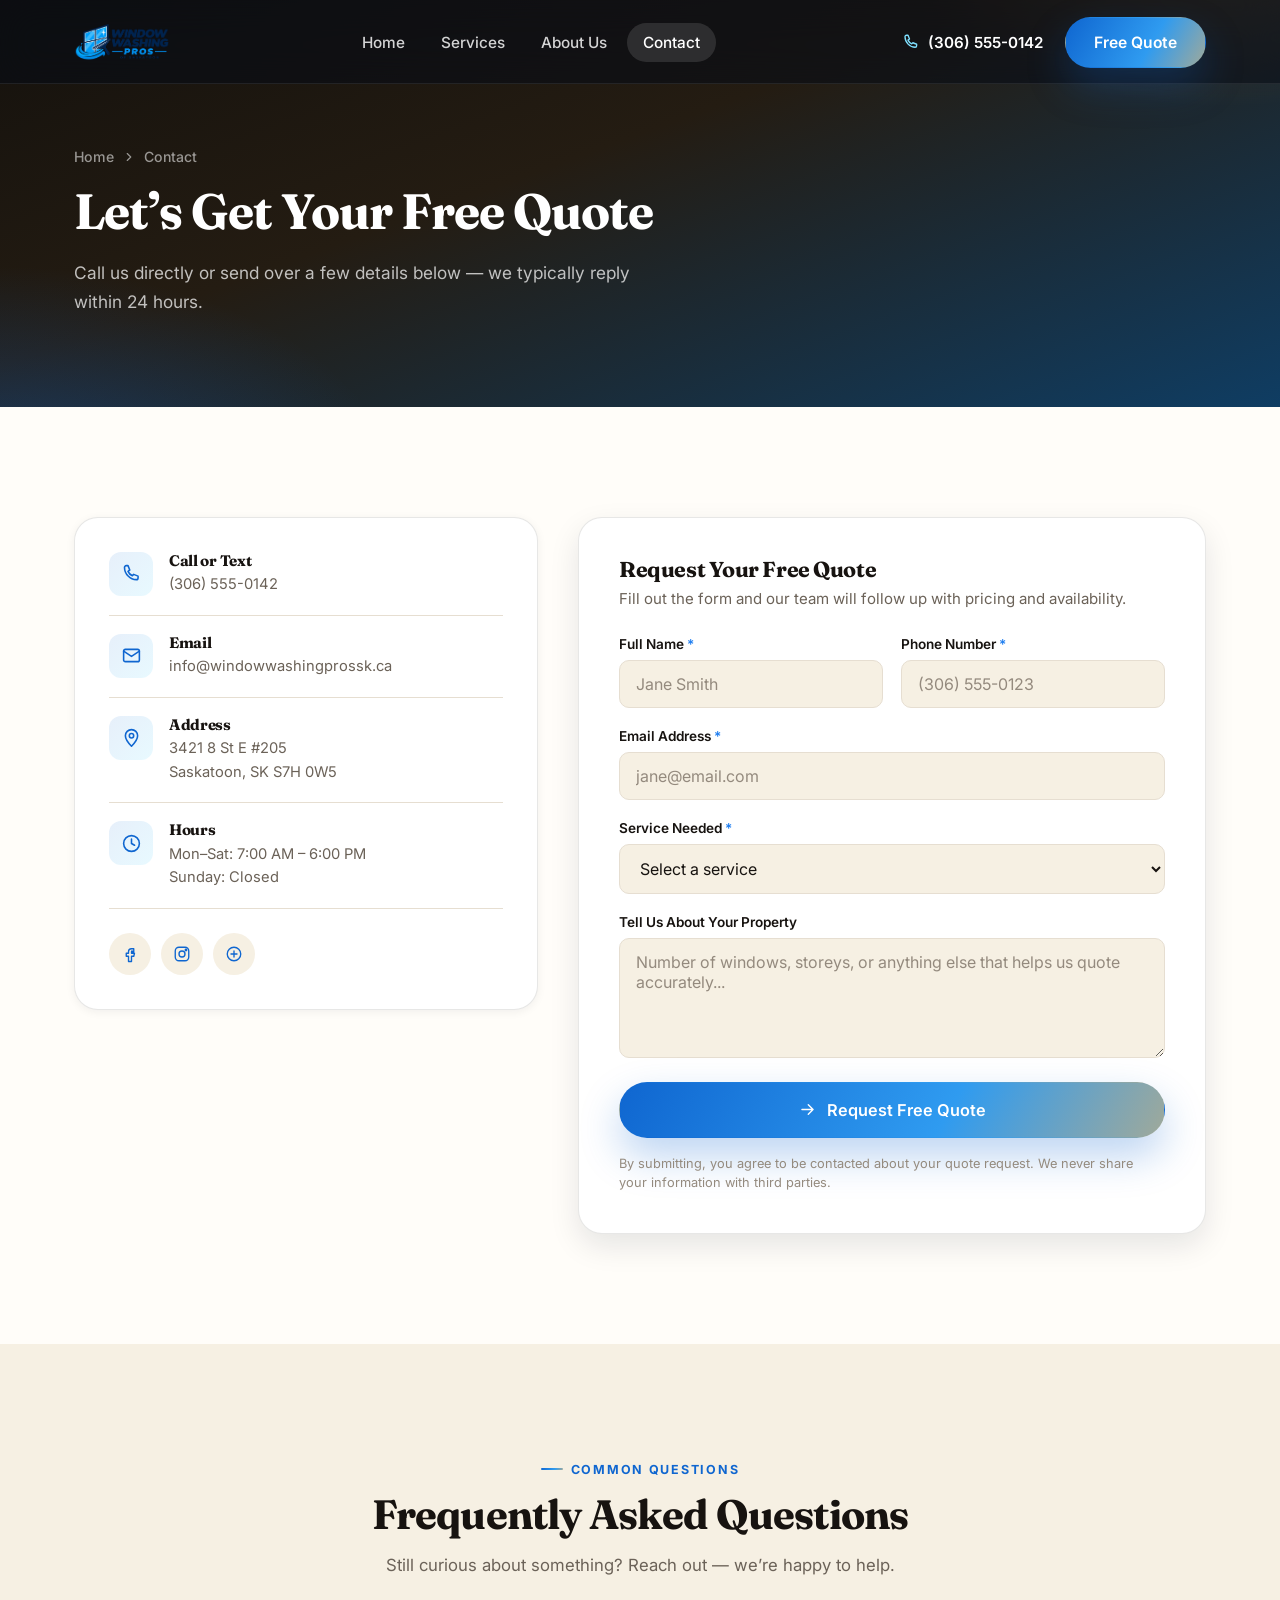
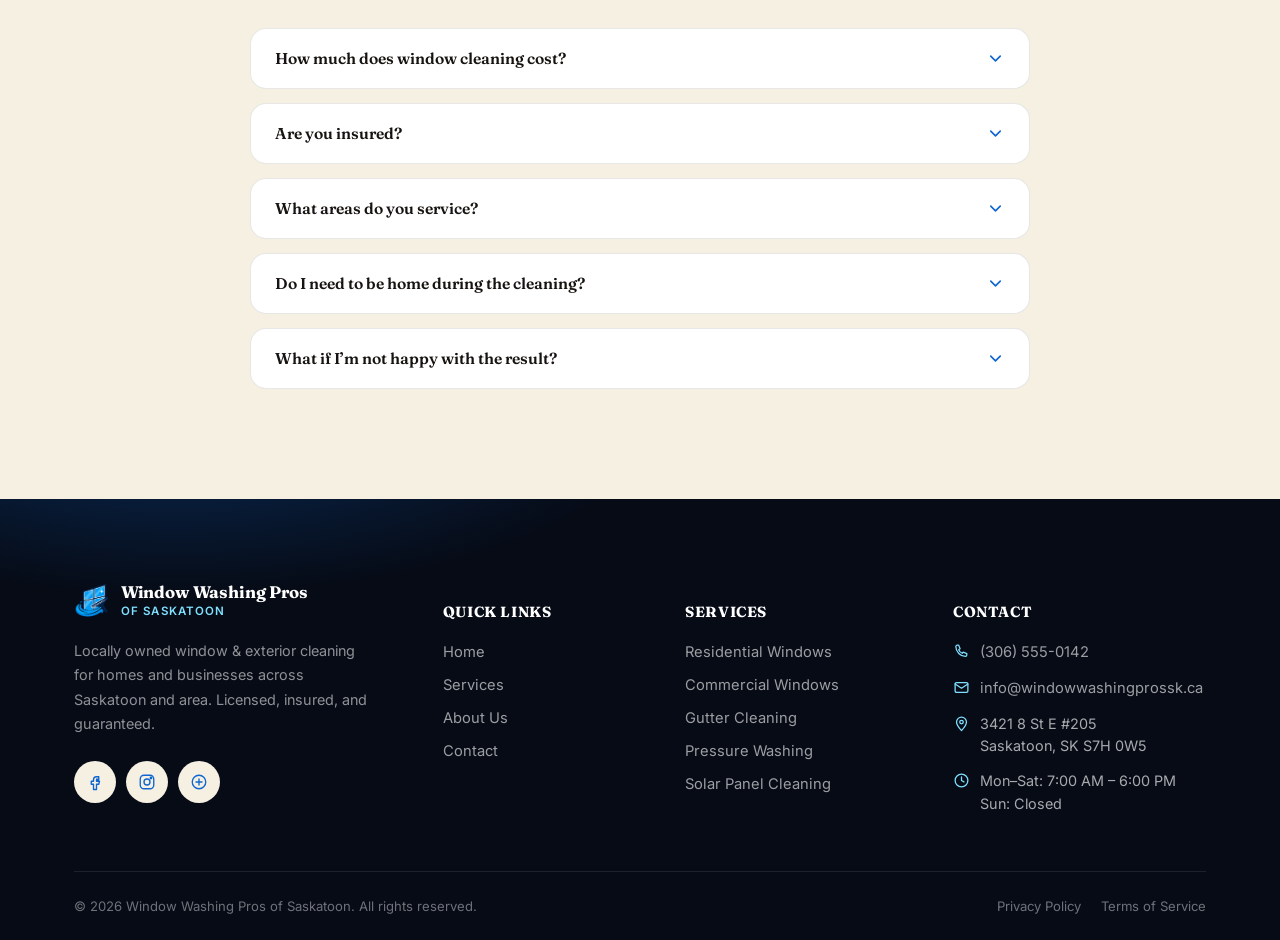
<file: contact.html>
<!DOCTYPE html>
<html lang="en">
<head>
<meta charset="UTF-8">
<meta name="viewport" content="width=device-width, initial-scale=1.0">
<title>Contact Us | Window Washing Pros of Saskatoon</title>
<meta name="description" content="Get a free quote from Window Washing Pros of Saskatoon. Call, email, or fill out our quick form and we'll get back to you within 24 hours.">

<link rel="icon" type="image/png" sizes="32x32" href="assets/favicon-32.png">
<link rel="icon" type="image/png" sizes="16x16" href="assets/favicon-16.png">
<link rel="apple-touch-icon" sizes="180x180" href="assets/apple-touch-icon.png">
<link rel="shortcut icon" href="assets/favicon.ico">

<link rel="preconnect" href="https://fonts.googleapis.com">
<link rel="preconnect" href="https://fonts.gstatic.com" crossorigin>
<link href="https://fonts.googleapis.com/css2?family=Inter:wght@400;500;600;700&amp;family=Fraunces:opsz,wght@9..144,500;9..144,600;9..144,700&amp;display=swap" rel="stylesheet">

<link rel="stylesheet" href="css/style.css">
</head>
<body class="no-hero">

<!-- ========================= HEADER ========================= -->
<header class="site-header">
  <div class="header-inner">
    <a href="index.html" class="brand">
      <img src="assets/logo-full.png" alt="Window Washing Pros of Saskatoon">
    </a>

    <nav class="main-nav" id="main-nav">
      <a href="index.html">Home</a>
      <a href="services.html">Services</a>
      <a href="about.html">About Us</a>
      <a href="contact.html" class="active">Contact</a>
    </nav>

    <div class="header-actions">
      <a href="tel:+13065550142" class="header-phone">
        <svg viewBox="0 0 24 24" fill="none" stroke="currentColor" stroke-width="1.8" stroke-linecap="round" stroke-linejoin="round"><path d="M4 5c0-1 .8-2 2-2h2l2 5-2 1.5c1 2.3 2.7 4 5 5L14.5 13l5 2v2c0 1.1-.9 2-2 2C10.5 19 4 12.5 4 5z"/></svg>
        <span>(306) 555-0142</span>
      </a>
      <a href="contact.html" class="btn btn-primary">Free Quote</a>
      <button class="nav-toggle" id="nav-toggle" aria-label="Toggle menu">
        <svg class="icon-menu" viewBox="0 0 24 24" fill="none" stroke="currentColor" stroke-width="1.8" stroke-linecap="round" stroke-linejoin="round"><path d="M4 6h16M4 12h16M4 18h16"/></svg>
        <svg class="icon-close" viewBox="0 0 24 24" fill="none" stroke="currentColor" stroke-width="1.8" stroke-linecap="round" stroke-linejoin="round"><path d="M6 6l12 12M18 6L6 18"/></svg>
      </button>
    </div>
  </div>
</header>

<!-- ========================= PAGE HERO ========================= -->
<section class="page-hero">
  <div class="container">
    <div class="breadcrumb">
      <a href="index.html">Home</a>
      <svg viewBox="0 0 24 24" fill="none" stroke="currentColor" stroke-width="2" stroke-linecap="round" stroke-linejoin="round"><path d="M9 6l6 6-6 6"/></svg>
      <span>Contact</span>
    </div>
    <h1>Let&rsquo;s Get Your Free Quote</h1>
    <p>Call us directly or send over a few details below &mdash; we typically reply within 24 hours.</p>
  </div>
</section>

<!-- ========================= CONTACT GRID ========================= -->
<section class="section">
  <div class="container">
    <div class="contact-grid">

      <!-- Info column -->
      <div class="reveal">
        <div class="info-card">
          <div class="info-row">
            <span class="ir-icon">
              <svg viewBox="0 0 24 24" fill="none" stroke="currentColor" stroke-width="1.8" stroke-linecap="round" stroke-linejoin="round"><path d="M4 5c0-1 .8-2 2-2h2l2 5-2 1.5c1 2.3 2.7 4 5 5L14.5 13l5 2v2c0 1.1-.9 2-2 2C10.5 19 4 12.5 4 5z"/></svg>
            </span>
            <div>
              <h4>Call or Text</h4>
              <a href="tel:+13065550142">(306) 555-0142</a>
            </div>
          </div>
          <div class="info-row">
            <span class="ir-icon">
              <svg viewBox="0 0 24 24" fill="none" stroke="currentColor" stroke-width="1.8" stroke-linecap="round" stroke-linejoin="round"><rect x="3" y="5" width="18" height="14" rx="2"/><path d="M3 7l9 6 9-6"/></svg>
            </span>
            <div>
              <h4>Email</h4>
              <a href="mailto:info@windowwashingprossk.ca">info@windowwashingprossk.ca</a>
            </div>
          </div>
          <div class="info-row">
            <span class="ir-icon">
              <svg viewBox="0 0 24 24" fill="none" stroke="currentColor" stroke-width="1.8" stroke-linecap="round" stroke-linejoin="round"><path d="M12 22s7-7.2 7-12a7 7 0 1 0-14 0c0 4.8 7 12 7 12z"/><circle cx="12" cy="10" r="2.5"/></svg>
            </span>
            <div>
              <h4>Address</h4>
              <p>3421 8 St E #205<br>Saskatoon, SK S7H 0W5</p>
            </div>
          </div>
          <div class="info-row">
            <span class="ir-icon">
              <svg viewBox="0 0 24 24" fill="none" stroke="currentColor" stroke-width="1.8" stroke-linecap="round" stroke-linejoin="round"><circle cx="12" cy="12" r="9"/><path d="M12 7v5l3.5 2"/></svg>
            </span>
            <div>
              <h4>Hours</h4>
              <p>Mon&ndash;Sat: 7:00 AM &ndash; 6:00 PM<br>Sunday: Closed</p>
            </div>
          </div>

          <div class="social-row">
            <a href="#" aria-label="Facebook">
              <svg viewBox="0 0 24 24" fill="none" stroke="currentColor" stroke-width="1.8" stroke-linecap="round" stroke-linejoin="round"><path d="M14 9h3V5h-3c-2.2 0-4 1.8-4 4v2H7v4h3v7h4v-7h3l1-4h-4V9c0-.6.4-1 1-1z"/></svg>
            </a>
            <a href="#" aria-label="Instagram">
              <svg viewBox="0 0 24 24" fill="none" stroke="currentColor" stroke-width="1.8" stroke-linecap="round" stroke-linejoin="round"><rect x="3" y="3" width="18" height="18" rx="5"/><circle cx="12" cy="12" r="4"/><circle cx="17.3" cy="6.7" r="1"/></svg>
            </a>
            <a href="#" aria-label="Google Reviews">
              <svg viewBox="0 0 24 24" fill="none" stroke="currentColor" stroke-width="1.8" stroke-linecap="round" stroke-linejoin="round"><circle cx="12" cy="12" r="9"/><path d="M8 12h8M12 8v8"/></svg>
            </a>
          </div>
        </div>
      </div>

      <!-- Form column -->
      <div class="reveal">
        <div class="form-card">
          <h3>Request Your Free Quote</h3>
          <p>Fill out the form and our team will follow up with pricing and availability.</p>

          <div class="form-success" id="form-success">
            <svg viewBox="0 0 24 24" fill="none" stroke="currentColor" stroke-width="2" stroke-linecap="round" stroke-linejoin="round"><circle cx="12" cy="12" r="9"/><path d="M8 12.5l2.5 2.5 5-5.5"/></svg>
            <div>
              <strong>Thanks &mdash; your request is in!</strong>
              <p>We&rsquo;ve received your details and will be in touch within 24 hours with a free quote.</p>
            </div>
          </div>

          <div class="form-error" id="form-error">
            <svg viewBox="0 0 24 24" fill="none" stroke="currentColor" stroke-width="2" stroke-linecap="round" stroke-linejoin="round"><circle cx="12" cy="12" r="9"/><line x1="12" y1="8" x2="12" y2="13"/><circle cx="12" cy="16.5" r="0.6" fill="currentColor" stroke="none"/></svg>
            <div>
              <strong>Something went wrong.</strong>
              <p>Your request didn&rsquo;t go through &mdash; please try again, or call us directly at <a href="tel:+13065550142">(306) 555-0142</a>.</p>
            </div>
          </div>

          <form id="quote-form" novalidate>
            <div class="form-row">
              <div class="field">
                <label for="name">Full Name <span class="req">*</span></label>
                <input type="text" id="name" name="name" placeholder="Jane Smith" required>
              </div>
              <div class="field">
                <label for="phone">Phone Number <span class="req">*</span></label>
                <input type="tel" id="phone" name="phone" placeholder="(306) 555-0123" required>
              </div>
            </div>

            <div class="field">
              <label for="email">Email Address <span class="req">*</span></label>
              <input type="email" id="email" name="email" placeholder="jane@email.com" required>
            </div>

            <div class="field full">
              <label for="service">Service Needed <span class="req">*</span></label>
              <select id="service" name="service" required>
                <option value="" disabled selected>Select a service</option>
                <option value="residential">Residential Window Cleaning</option>
                <option value="commercial">Commercial Window Cleaning</option>
                <option value="gutter">Gutter Cleaning</option>
                <option value="pressure">Pressure &amp; Soft Washing</option>
                <option value="solar">Solar Panel Cleaning</option>
                <option value="screens">Screen &amp; Track Detailing</option>
                <option value="post-construction">Post-Construction Cleanup</option>
                <option value="other">Not Sure / Other</option>
              </select>
            </div>

            <div class="field full">
              <label for="message">Tell Us About Your Property</label>
              <textarea id="message" name="message" placeholder="Number of windows, storeys, or anything else that helps us quote accurately..."></textarea>
            </div>

            <button type="submit" class="btn btn-primary btn-lg btn-block">
              <svg viewBox="0 0 24 24" fill="none" stroke="currentColor" stroke-width="1.8" stroke-linecap="round" stroke-linejoin="round"><path d="M5 12h14M13 6l6 6-6 6"/></svg>
              Request Free Quote
            </button>

            <p class="form-note">
              By submitting, you agree to be contacted about your quote request. We never share your information with third parties.
            </p>
          </form>
        </div>
      </div>
    </div>
  </div>
</section>

<!-- ========================= FAQ ========================= -->
<section class="section section-alt">
  <div class="container">
    <div class="section-head center reveal">
      <div class="eyebrow">Common Questions</div>
      <h2>Frequently Asked Questions</h2>
      <p>Still curious about something? Reach out &mdash; we&rsquo;re happy to help.</p>
    </div>

    <div class="faq-list reveal">
      <div class="faq-item">
        <button class="faq-question">
          How much does window cleaning cost?
          <svg viewBox="0 0 24 24" fill="none" stroke="currentColor" stroke-width="2" stroke-linecap="round" stroke-linejoin="round"><path d="M6 9l6 6 6-6"/></svg>
        </button>
        <div class="faq-answer">
          <div class="faq-answer-inner">
            Pricing depends on the size of your property, number of windows, and any add-on
            services like screens or tracks. Fill out our quote form or give us a call for a
            free, no-obligation estimate.
          </div>
        </div>
      </div>

      <div class="faq-item">
        <button class="faq-question">
          Are you insured?
          <svg viewBox="0 0 24 24" fill="none" stroke="currentColor" stroke-width="2" stroke-linecap="round" stroke-linejoin="round"><path d="M6 9l6 6 6-6"/></svg>
        </button>
        <div class="faq-answer">
          <div class="faq-answer-inner">
            Yes &mdash; we're fully licensed and insured, so you're covered on every visit,
            residential or commercial.
          </div>
        </div>
      </div>

      <div class="faq-item">
        <button class="faq-question">
          What areas do you service?
          <svg viewBox="0 0 24 24" fill="none" stroke="currentColor" stroke-width="2" stroke-linecap="round" stroke-linejoin="round"><path d="M6 9l6 6 6-6"/></svg>
        </button>
        <div class="faq-answer">
          <div class="faq-answer-inner">
            We proudly serve Saskatoon and surrounding communities including Warman,
            Martensville, Osler, Rosthern, and Corman Park. Not listed? Reach out and ask.
          </div>
        </div>
      </div>

      <div class="faq-item">
        <button class="faq-question">
          Do I need to be home during the cleaning?
          <svg viewBox="0 0 24 24" fill="none" stroke="currentColor" stroke-width="2" stroke-linecap="round" stroke-linejoin="round"><path d="M6 9l6 6 6-6"/></svg>
        </button>
        <div class="faq-answer">
          <div class="faq-answer-inner">
            Not necessarily &mdash; as long as we have exterior access, most residential jobs
            can be completed without you being home. We'll coordinate details when you book.
          </div>
        </div>
      </div>

      <div class="faq-item">
        <button class="faq-question">
          What if I&rsquo;m not happy with the result?
          <svg viewBox="0 0 24 24" fill="none" stroke="currentColor" stroke-width="2" stroke-linecap="round" stroke-linejoin="round"><path d="M6 9l6 6 6-6"/></svg>
        </button>
        <div class="faq-answer">
          <div class="faq-answer-inner">
            We back every job with a 100% satisfaction guarantee. If something doesn't meet
            our standard, let us know within 48 hours and we'll come back to make it right
            at no extra cost.
          </div>
        </div>
      </div>
    </div>
  </div>
</section>

<!-- ========================= FOOTER ========================= -->
<footer class="site-footer">
  <div class="container">
    <div class="footer-inner">
      <div class="footer-col">
        <div class="footer-brand">
          <img src="assets/logo-icon.png" alt="Window Washing Pros of Saskatoon icon">
          <div class="fb-text">
            <strong>Window Washing Pros</strong>
            <span>Of Saskatoon</span>
          </div>
        </div>
        <p class="blurb">
          Locally owned window &amp; exterior cleaning for homes and businesses across
          Saskatoon and area. Licensed, insured, and guaranteed.
        </p>
        <div class="social-row">
          <a href="#" aria-label="Facebook">
            <svg viewBox="0 0 24 24" fill="none" stroke="currentColor" stroke-width="1.8" stroke-linecap="round" stroke-linejoin="round"><path d="M14 9h3V5h-3c-2.2 0-4 1.8-4 4v2H7v4h3v7h4v-7h3l1-4h-4V9c0-.6.4-1 1-1z"/></svg>
          </a>
          <a href="#" aria-label="Instagram">
            <svg viewBox="0 0 24 24" fill="none" stroke="currentColor" stroke-width="1.8" stroke-linecap="round" stroke-linejoin="round"><rect x="3" y="3" width="18" height="18" rx="5"/><circle cx="12" cy="12" r="4"/><circle cx="17.3" cy="6.7" r="1"/></svg>
          </a>
          <a href="#" aria-label="Google Reviews">
            <svg viewBox="0 0 24 24" fill="none" stroke="currentColor" stroke-width="1.8" stroke-linecap="round" stroke-linejoin="round"><circle cx="12" cy="12" r="9"/><path d="M8 12h8M12 8v8"/></svg>
          </a>
        </div>
      </div>

      <div class="footer-col">
        <h5>Quick Links</h5>
        <ul>
          <li><a href="index.html">Home</a></li>
          <li><a href="services.html">Services</a></li>
          <li><a href="about.html">About Us</a></li>
          <li><a href="contact.html">Contact</a></li>
        </ul>
      </div>

      <div class="footer-col">
        <h5>Services</h5>
        <ul>
          <li><a href="services/residential-window-cleaning.html">Residential Windows</a></li>
          <li><a href="services/commercial-window-cleaning.html">Commercial Windows</a></li>
          <li><a href="services/gutter-cleaning.html">Gutter Cleaning</a></li>
          <li><a href="services/pressure-washing.html">Pressure Washing</a></li>
          <li><a href="services/solar-panel-cleaning.html">Solar Panel Cleaning</a></li>
        </ul>
      </div>

      <div class="footer-col">
        <h5>Contact</h5>
        <ul class="footer-contact">
          <li>
            <svg viewBox="0 0 24 24" fill="none" stroke="currentColor" stroke-width="1.8" stroke-linecap="round" stroke-linejoin="round"><path d="M4 5c0-1 .8-2 2-2h2l2 5-2 1.5c1 2.3 2.7 4 5 5L14.5 13l5 2v2c0 1.1-.9 2-2 2C10.5 19 4 12.5 4 5z"/></svg>
            <a href="tel:+13065550142">(306) 555-0142</a>
          </li>
          <li>
            <svg viewBox="0 0 24 24" fill="none" stroke="currentColor" stroke-width="1.8" stroke-linecap="round" stroke-linejoin="round"><rect x="3" y="5" width="18" height="14" rx="2"/><path d="M3 7l9 6 9-6"/></svg>
            <a href="mailto:info@windowwashingprossk.ca">info@windowwashingprossk.ca</a>
          </li>
          <li>
            <svg viewBox="0 0 24 24" fill="none" stroke="currentColor" stroke-width="1.8" stroke-linecap="round" stroke-linejoin="round"><path d="M12 22s7-7.2 7-12a7 7 0 1 0-14 0c0 4.8 7 12 7 12z"/><circle cx="12" cy="10" r="2.5"/></svg>
            <span>3421 8 St E #205<br>Saskatoon, SK S7H 0W5</span>
          </li>
          <li>
            <svg viewBox="0 0 24 24" fill="none" stroke="currentColor" stroke-width="1.8" stroke-linecap="round" stroke-linejoin="round"><circle cx="12" cy="12" r="9"/><path d="M12 7v5l3.5 2"/></svg>
            <span>Mon&ndash;Sat: 7:00 AM &ndash; 6:00 PM<br>Sun: Closed</span>
          </li>
        </ul>
      </div>
    </div>

    <div class="footer-bottom">
      <p>&copy; <span id="year"></span> Window Washing Pros of Saskatoon. All rights reserved.</p>
      <div class="footer-legal">
        <a href="#">Privacy Policy</a>
        <a href="#">Terms of Service</a>
      </div>
    </div>
  </div>
</footer>

<script src="js/script.js"></script>
</body>
</html>
</file>
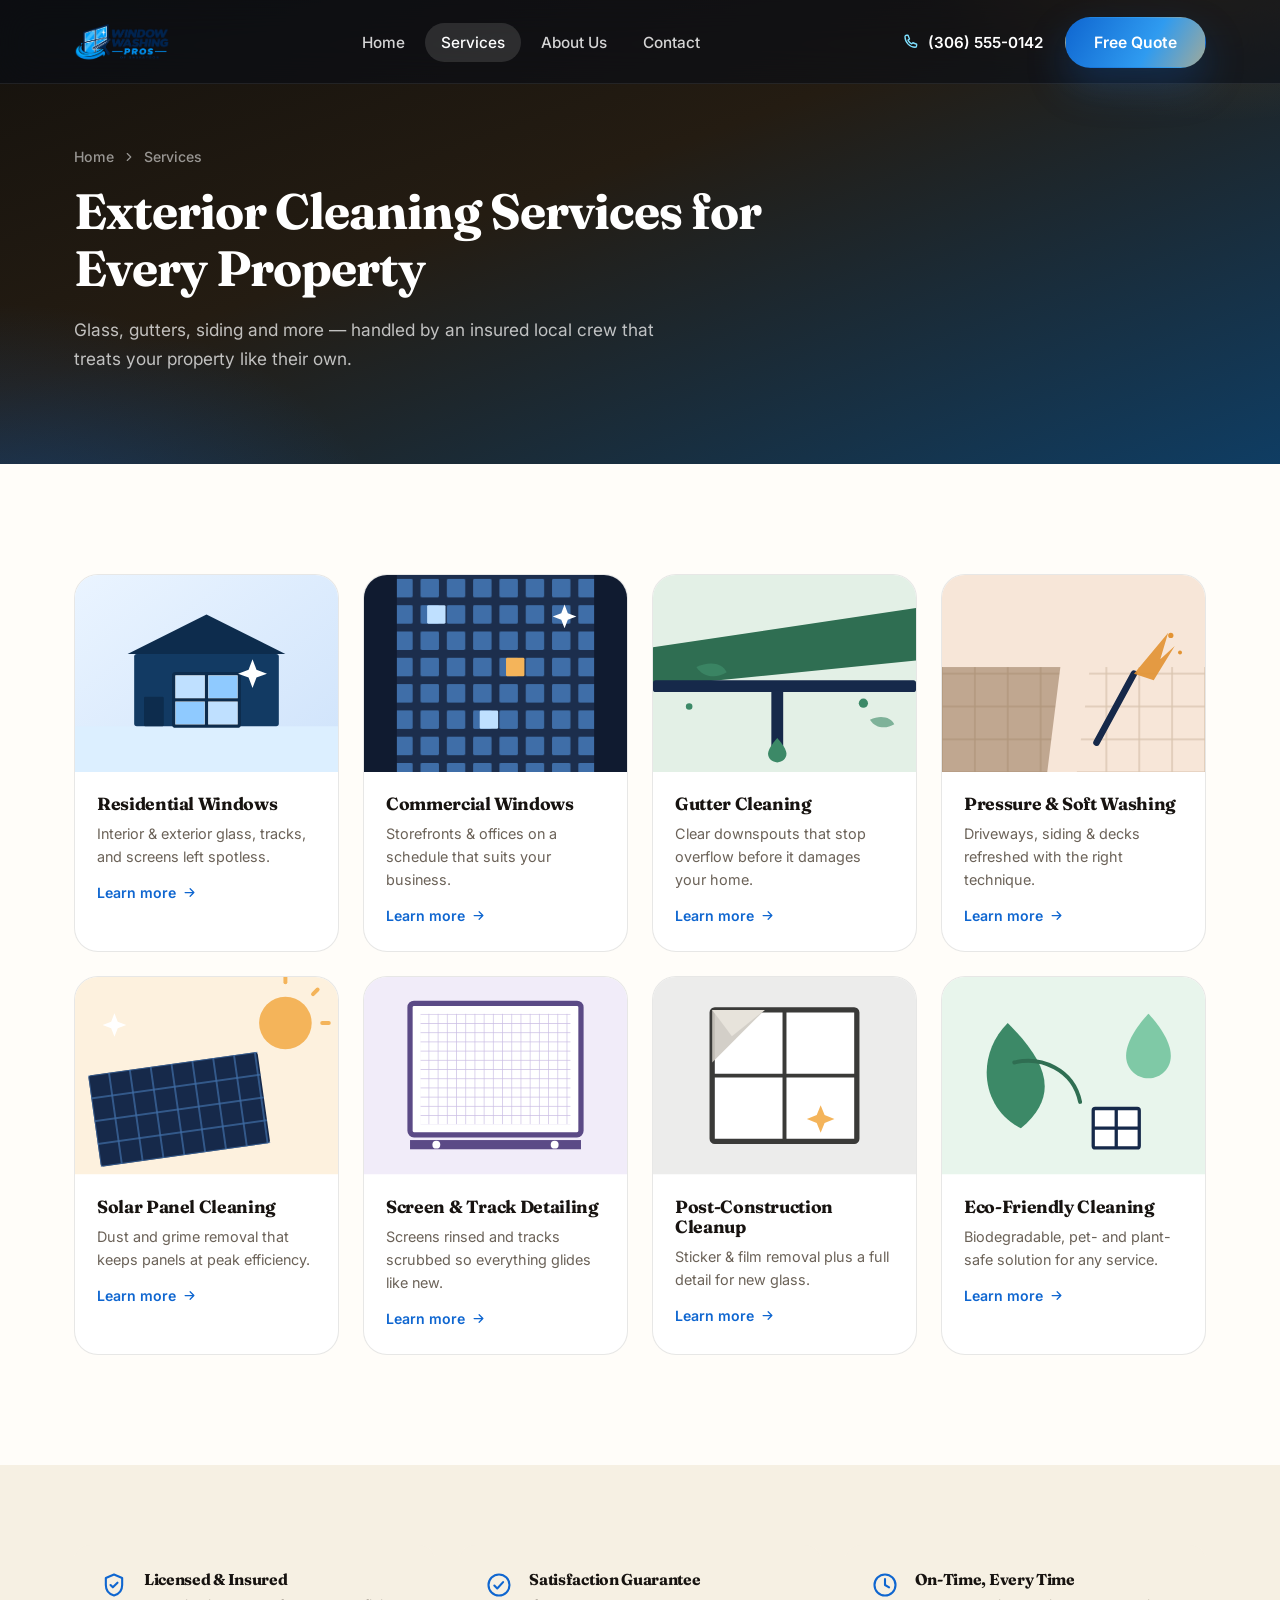
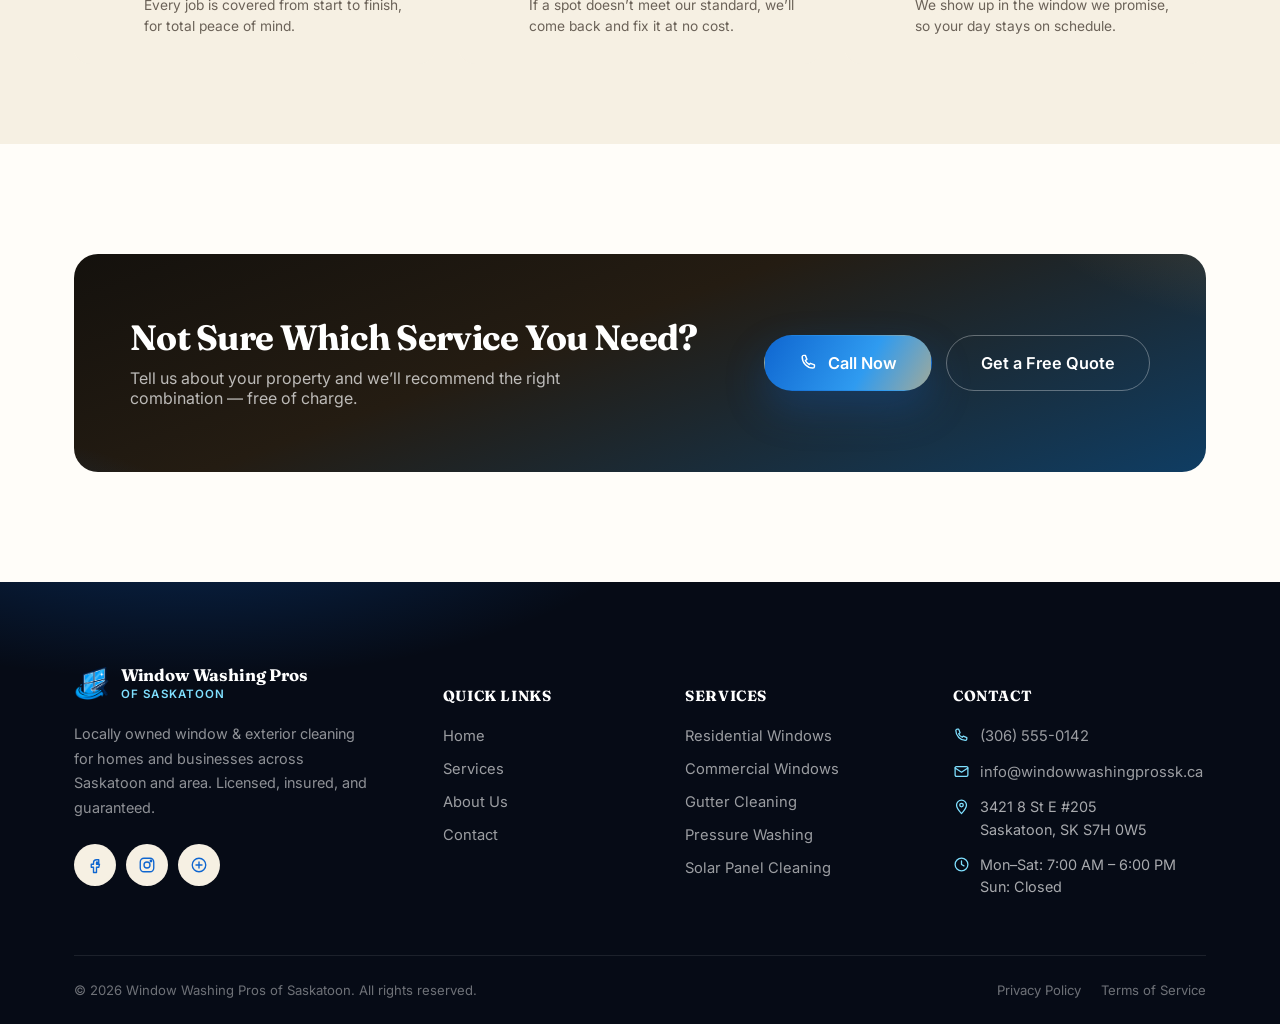
<file: services.html>
<!DOCTYPE html>
<html lang="en">
<head>
<meta charset="UTF-8">
<meta name="viewport" content="width=device-width, initial-scale=1.0">
<title>Services | Window Washing Pros of Saskatoon</title>
<meta name="description" content="Residential and commercial window cleaning, gutter cleaning, pressure washing, solar panel cleaning and more &mdash; serving Saskatoon and area.">

<link rel="icon" type="image/png" sizes="32x32" href="assets/favicon-32.png">
<link rel="icon" type="image/png" sizes="16x16" href="assets/favicon-16.png">
<link rel="apple-touch-icon" sizes="180x180" href="assets/apple-touch-icon.png">
<link rel="shortcut icon" href="assets/favicon.ico">

<link rel="preconnect" href="https://fonts.googleapis.com">
<link rel="preconnect" href="https://fonts.gstatic.com" crossorigin>
<link href="https://fonts.googleapis.com/css2?family=Inter:wght@400;500;600;700&amp;family=Fraunces:opsz,wght@9..144,500;9..144,600;9..144,700&amp;display=swap" rel="stylesheet">

<link rel="stylesheet" href="css/style.css">
</head>
<body class="no-hero">

<!-- ========================= HEADER ========================= -->
<header class="site-header">
  <div class="header-inner">
    <a href="index.html" class="brand">
      <img src="assets/logo-full.png" alt="Window Washing Pros of Saskatoon">
    </a>

    <nav class="main-nav" id="main-nav">
      <a href="index.html">Home</a>
      <a href="services.html" class="active">Services</a>
      <a href="about.html">About Us</a>
      <a href="contact.html">Contact</a>
    </nav>

    <div class="header-actions">
      <a href="tel:+13065550142" class="header-phone">
        <svg viewBox="0 0 24 24" fill="none" stroke="currentColor" stroke-width="1.8" stroke-linecap="round" stroke-linejoin="round"><path d="M4 5c0-1 .8-2 2-2h2l2 5-2 1.5c1 2.3 2.7 4 5 5L14.5 13l5 2v2c0 1.1-.9 2-2 2C10.5 19 4 12.5 4 5z"/></svg>
        <span>(306) 555-0142</span>
      </a>
      <a href="contact.html" class="btn btn-primary">Free Quote</a>
      <button class="nav-toggle" id="nav-toggle" aria-label="Toggle menu">
        <svg class="icon-menu" viewBox="0 0 24 24" fill="none" stroke="currentColor" stroke-width="1.8" stroke-linecap="round" stroke-linejoin="round"><path d="M4 6h16M4 12h16M4 18h16"/></svg>
        <svg class="icon-close" viewBox="0 0 24 24" fill="none" stroke="currentColor" stroke-width="1.8" stroke-linecap="round" stroke-linejoin="round"><path d="M6 6l12 12M18 6L6 18"/></svg>
      </button>
    </div>
  </div>
</header>

<!-- ========================= PAGE HERO ========================= -->
<section class="page-hero">
  <div class="container">
    <div class="breadcrumb">
      <a href="index.html">Home</a>
      <svg viewBox="0 0 24 24" fill="none" stroke="currentColor" stroke-width="2" stroke-linecap="round" stroke-linejoin="round"><path d="M9 6l6 6-6 6"/></svg>
      <span>Services</span>
    </div>
    <h1>Exterior Cleaning Services for Every Property</h1>
    <p>Glass, gutters, siding and more &mdash; handled by an insured local crew that treats your property like their own.</p>
  </div>
</section>

<!-- ========================= SERVICES GRID ========================= -->
<section class="section">
  <div class="container">
    <div class="service-hub-grid">
      <a href="services/residential-window-cleaning.html" class="hub-card reveal">
        <div class="cover-media"><svg viewBox="0 0 400 300" xmlns="http://www.w3.org/2000/svg">
<defs><linearGradient id="gRes" x1="0" y1="0" x2="1" y2="1"><stop offset="0" stop-color="#eaf4ff"/><stop offset="1" stop-color="#cfe3fb"/></linearGradient></defs>
<rect width="400" height="300" fill="url(#gRes)"/>
<rect x="0" y="230" width="400" height="70" fill="#dcefff"/>
<rect x="90" y="120" width="220" height="110" rx="4" fill="#123a63"/>
<polygon points="80,120 200,60 320,120" fill="#0d2c4d"/>
<rect x="150" y="150" width="100" height="80" rx="3" fill="#ffffff"/>
<rect x="153" y="153" width="44" height="34" fill="#bfe0ff"/>
<rect x="203" y="153" width="44" height="34" fill="#8fcaff"/>
<rect x="153" y="193" width="44" height="34" fill="#8fcaff"/>
<rect x="203" y="193" width="44" height="34" fill="#bfe0ff"/>
<rect x="150" y="150" width="100" height="80" rx="3" fill="none" stroke="#0d2c4d" stroke-width="5"/>
<line x1="200" y1="150" x2="200" y2="230" stroke="#0d2c4d" stroke-width="5"/>
<line x1="150" y1="190" x2="250" y2="190" stroke="#0d2c4d" stroke-width="5"/>
<rect x="105" y="185" width="30" height="45" rx="2" fill="#0d2c4d"/>
<path d="M270 128l6 16 16 6-16 6-6 16-6-16-16-6 16-6z" fill="#ffffff"/>
</svg></div>
        <div class="hub-card-body">
          <h3>Residential Windows</h3>
          <p>Interior & exterior glass, tracks, and screens left spotless.</p>
          <span class="card-link">Learn more
            <svg viewBox="0 0 24 24" fill="none" stroke="currentColor" stroke-width="2" stroke-linecap="round" stroke-linejoin="round"><path d="M5 12h14M13 6l6 6-6 6"/></svg>
          </span>
        </div>
      </a>

      <a href="services/commercial-window-cleaning.html" class="hub-card reveal">
        <div class="cover-media"><svg viewBox="0 0 400 300" xmlns="http://www.w3.org/2000/svg">
<defs><pattern id="winGrid" width="40" height="40" patternUnits="userSpaceOnUse"><rect width="40" height="40" fill="#1c2e4d"/><rect x="6" y="6" width="28" height="28" rx="2" fill="#3f6ea8"/></pattern></defs>
<rect width="400" height="300" fill="#101b30"/>
<rect x="50" y="-10" width="300" height="320" fill="url(#winGrid)"/>
<rect x="96" y="46" width="28" height="28" rx="2" fill="#bfe0ff"/>
<rect x="216" y="126" width="28" height="28" rx="2" fill="#f4b45a"/>
<rect x="176" y="206" width="28" height="28" rx="2" fill="#bfe0ff"/>
<path d="M305 45l5 13 13 5-13 5-5 13-5-13-13-5 13-5z" fill="#ffffff"/>
</svg></div>
        <div class="hub-card-body">
          <h3>Commercial Windows</h3>
          <p>Storefronts & offices on a schedule that suits your business.</p>
          <span class="card-link">Learn more
            <svg viewBox="0 0 24 24" fill="none" stroke="currentColor" stroke-width="2" stroke-linecap="round" stroke-linejoin="round"><path d="M5 12h14M13 6l6 6-6 6"/></svg>
          </span>
        </div>
      </a>

      <a href="services/gutter-cleaning.html" class="hub-card reveal">
        <div class="cover-media"><svg viewBox="0 0 400 300" xmlns="http://www.w3.org/2000/svg">
<rect width="400" height="300" fill="#e3f0e6"/>
<polygon points="0,110 400,50 400,130 0,170" fill="#2f6e52"/>
<rect x="0" y="160" width="400" height="18" rx="4" fill="#16294a"/>
<rect x="180" y="175" width="18" height="95" fill="#16294a"/>
<path d="M189 285c-8 0-14-6-14-13 0-9 14-24 14-24s14 15 14 24c0 7-6 13-14 13z" fill="#3c8967"/>
<circle cx="320" cy="195" r="7" fill="#3c8967"/>
<circle cx="55" cy="200" r="5" fill="#3c8967"/>
<path d="M66 140c20-10 40-6 46 8-16 10-36 8-46-8z" fill="#3c8967" opacity="0.85"/>
<path d="M330 220c16-8 32-4 37 7-13 8-29 6-37-7z" fill="#3c8967" opacity="0.6"/>
</svg></div>
        <div class="hub-card-body">
          <h3>Gutter Cleaning</h3>
          <p>Clear downspouts that stop overflow before it damages your home.</p>
          <span class="card-link">Learn more
            <svg viewBox="0 0 24 24" fill="none" stroke="currentColor" stroke-width="2" stroke-linecap="round" stroke-linejoin="round"><path d="M5 12h14M13 6l6 6-6 6"/></svg>
          </span>
        </div>
      </a>

      <a href="services/pressure-washing.html" class="hub-card reveal">
        <div class="cover-media"><svg viewBox="0 0 400 300" xmlns="http://www.w3.org/2000/svg">
<defs><pattern id="tiles" width="50" height="50" patternUnits="userSpaceOnUse"><rect width="50" height="50" fill="none" stroke="#d8c3ad" stroke-width="2"/></pattern></defs>
<rect width="400" height="300" fill="#f7e6d8"/>
<rect x="0" y="140" width="400" height="160" fill="url(#tiles)"/>
<rect x="0" y="140" width="200" height="160" fill="#8a6a4a" opacity="0.5"/>
<polygon points="180,140 225,140 205,300 160,300" fill="#f7e6d8"/>
<line x1="235" y1="255" x2="292" y2="150" stroke="#16294a" stroke-width="10" stroke-linecap="round"/>
<path d="M292 150 L344 88 L332 128 L354 108 L322 160 Z" fill="#e39332" opacity="0.9"/>
<circle cx="348" cy="92" r="4" fill="#e39332"/>
<circle cx="362" cy="118" r="3" fill="#e39332"/>
</svg></div>
        <div class="hub-card-body">
          <h3>Pressure &amp; Soft Washing</h3>
          <p>Driveways, siding & decks refreshed with the right technique.</p>
          <span class="card-link">Learn more
            <svg viewBox="0 0 24 24" fill="none" stroke="currentColor" stroke-width="2" stroke-linecap="round" stroke-linejoin="round"><path d="M5 12h14M13 6l6 6-6 6"/></svg>
          </span>
        </div>
      </a>

      <a href="services/solar-panel-cleaning.html" class="hub-card reveal">
        <div class="cover-media"><svg viewBox="0 0 400 300" xmlns="http://www.w3.org/2000/svg">
<defs><pattern id="cells" width="32" height="35" patternUnits="userSpaceOnUse"><rect width="32" height="35" fill="none" stroke="#3f6ea8" stroke-width="2"/></pattern></defs>
<rect width="400" height="300" fill="#fdf1de"/>
<circle cx="320" cy="70" r="40" fill="#f4b45a"/>
<g stroke="#f4b45a" stroke-width="6" stroke-linecap="round"><line x1="320" y1="8" x2="320" y2="-2"/><line x1="376" y1="70" x2="386" y2="70"/><line x1="362" y1="26" x2="369" y2="19"/></g>
<g transform="translate(20,150) rotate(-8)"><rect width="260" height="140" fill="#16294a" rx="4"/><rect width="260" height="140" fill="url(#cells)"/></g>
<path d="M60 55l5 13 13 5-13 5-5 13-5-13-13-5 13-5z" fill="#ffffff"/>
</svg></div>
        <div class="hub-card-body">
          <h3>Solar Panel Cleaning</h3>
          <p>Dust and grime removal that keeps panels at peak efficiency.</p>
          <span class="card-link">Learn more
            <svg viewBox="0 0 24 24" fill="none" stroke="currentColor" stroke-width="2" stroke-linecap="round" stroke-linejoin="round"><path d="M5 12h14M13 6l6 6-6 6"/></svg>
          </span>
        </div>
      </a>

      <a href="services/screen-track-cleaning.html" class="hub-card reveal">
        <div class="cover-media"><svg viewBox="0 0 400 300" xmlns="http://www.w3.org/2000/svg">
<defs><pattern id="mesh" width="14" height="14" patternUnits="userSpaceOnUse"><path d="M0 0H14M0 0V14" stroke="#c9bce3" stroke-width="2"/></pattern></defs>
<rect width="400" height="300" fill="#f1ecf9"/>
<rect x="70" y="40" width="260" height="200" rx="6" fill="#ffffff" stroke="#5b4a86" stroke-width="8"/>
<rect x="86" y="56" width="228" height="168" fill="url(#mesh)"/>
<rect x="70" y="248" width="260" height="14" fill="#5b4a86"/>
<circle cx="110" cy="255" r="6" fill="#ffffff"/>
<circle cx="290" cy="255" r="6" fill="#ffffff"/>
</svg></div>
        <div class="hub-card-body">
          <h3>Screen &amp; Track Detailing</h3>
          <p>Screens rinsed and tracks scrubbed so everything glides like new.</p>
          <span class="card-link">Learn more
            <svg viewBox="0 0 24 24" fill="none" stroke="currentColor" stroke-width="2" stroke-linecap="round" stroke-linejoin="round"><path d="M5 12h14M13 6l6 6-6 6"/></svg>
          </span>
        </div>
      </a>

      <a href="services/post-construction-cleanup.html" class="hub-card reveal">
        <div class="cover-media"><svg viewBox="0 0 400 300" xmlns="http://www.w3.org/2000/svg">
<rect width="400" height="300" fill="#ececeb"/>
<rect x="90" y="50" width="220" height="200" rx="4" fill="#ffffff" stroke="#3a3a38" stroke-width="8"/>
<line x1="200" y1="50" x2="200" y2="250" stroke="#3a3a38" stroke-width="6"/>
<line x1="90" y1="150" x2="310" y2="150" stroke="#3a3a38" stroke-width="6"/>
<path d="M90 50 L170 50 L90 130 Z" fill="#cfcac2" opacity="0.9"/>
<path d="M90 50 L170 50 L120 90 Z" fill="#e7e3db"/>
<path d="M255 195l6 15 15 6-15 6-6 15-6-15-15-6 15-6z" fill="#f4b45a"/>
</svg></div>
        <div class="hub-card-body">
          <h3>Post-Construction Cleanup</h3>
          <p>Sticker & film removal plus a full detail for new glass.</p>
          <span class="card-link">Learn more
            <svg viewBox="0 0 24 24" fill="none" stroke="currentColor" stroke-width="2" stroke-linecap="round" stroke-linejoin="round"><path d="M5 12h14M13 6l6 6-6 6"/></svg>
          </span>
        </div>
      </a>

      <a href="services/eco-friendly-cleaning.html" class="hub-card reveal">
        <div class="cover-media"><svg viewBox="0 0 400 300" xmlns="http://www.w3.org/2000/svg">
<rect width="400" height="300" fill="#e8f5ec"/>
<path d="M120 230c-60-30-70-110-20-160 60 60 80 110 20 160z" fill="#3c8967"/>
<path d="M110 130c40-10 90 10 100 60" stroke="#2f6e52" stroke-width="6" fill="none" stroke-linecap="round"/>
<path d="M280 120c0-30 34-64 34-64s34 34 34 64c0 19-15 34-34 34s-34-15-34-34z" fill="#7fc9a6"/>
<rect x="230" y="200" width="70" height="60" rx="3" fill="#ffffff" stroke="#16294a" stroke-width="5"/>
<line x1="265" y1="200" x2="265" y2="260" stroke="#16294a" stroke-width="5"/>
<line x1="230" y1="230" x2="300" y2="230" stroke="#16294a" stroke-width="5"/>
</svg></div>
        <div class="hub-card-body">
          <h3>Eco-Friendly Cleaning</h3>
          <p>Biodegradable, pet- and plant-safe solution for any service.</p>
          <span class="card-link">Learn more
            <svg viewBox="0 0 24 24" fill="none" stroke="currentColor" stroke-width="2" stroke-linecap="round" stroke-linejoin="round"><path d="M5 12h14M13 6l6 6-6 6"/></svg>
          </span>
        </div>
      </a>
    </div>
  </div>
</section>

<!-- ========================= GUARANTEE STRIP ========================= -->
<section class="section-sm section-alt">
  <div class="container">
    <div class="guarantee-strip">
      <div class="guarantee-item reveal">
        <svg viewBox="0 0 24 24" fill="none" stroke="currentColor" stroke-width="1.8" stroke-linecap="round" stroke-linejoin="round"><path d="M12 3l7 3v6c0 5-3.4 8-7 9-3.6-1-7-4-7-9V6l7-3z"/><path d="M9 12l2 2 4-4"/></svg>
        <div>
          <h4>Licensed &amp; Insured</h4>
          <p>Every job is covered from start to finish, for total peace of mind.</p>
        </div>
      </div>
      <div class="guarantee-item reveal">
        <svg viewBox="0 0 24 24" fill="none" stroke="currentColor" stroke-width="1.8" stroke-linecap="round" stroke-linejoin="round"><circle cx="12" cy="12" r="9"/><path d="M8 12.5l2.5 2.5 5-5.5"/></svg>
        <div>
          <h4>Satisfaction Guarantee</h4>
          <p>If a spot doesn&rsquo;t meet our standard, we&rsquo;ll come back and fix it at no cost.</p>
        </div>
      </div>
      <div class="guarantee-item reveal">
        <svg viewBox="0 0 24 24" fill="none" stroke="currentColor" stroke-width="1.8" stroke-linecap="round" stroke-linejoin="round"><circle cx="12" cy="12" r="9"/><path d="M12 7v5l3.5 2"/></svg>
        <div>
          <h4>On-Time, Every Time</h4>
          <p>We show up in the window we promise, so your day stays on schedule.</p>
        </div>
      </div>
    </div>
  </div>
</section>

<!-- ========================= CTA BANNER ========================= -->
<section class="section">
  <div class="container">
    <div class="cta-banner reveal">
      <div>
        <h2>Not Sure Which Service You Need?</h2>
        <p>Tell us about your property and we&rsquo;ll recommend the right combination &mdash; free of charge.</p>
      </div>
      <div class="cta-actions">
        <a href="tel:+13065550142" class="btn btn-primary btn-lg">
          <svg viewBox="0 0 24 24" fill="none" stroke="currentColor" stroke-width="1.8" stroke-linecap="round" stroke-linejoin="round"><path d="M4 5c0-1 .8-2 2-2h2l2 5-2 1.5c1 2.3 2.7 4 5 5L14.5 13l5 2v2c0 1.1-.9 2-2 2C10.5 19 4 12.5 4 5z"/></svg>
          Call Now
        </a>
        <a href="contact.html" class="btn btn-ghost btn-lg">Get a Free Quote</a>
      </div>
    </div>
  </div>
</section>

<!-- ========================= FOOTER ========================= -->
<footer class="site-footer">
  <div class="container">
    <div class="footer-inner">
      <div class="footer-col">
        <div class="footer-brand">
          <img src="assets/logo-icon.png" alt="Window Washing Pros of Saskatoon icon">
          <div class="fb-text">
            <strong>Window Washing Pros</strong>
            <span>Of Saskatoon</span>
          </div>
        </div>
        <p class="blurb">
          Locally owned window &amp; exterior cleaning for homes and businesses across
          Saskatoon and area. Licensed, insured, and guaranteed.
        </p>
        <div class="social-row">
          <a href="#" aria-label="Facebook">
            <svg viewBox="0 0 24 24" fill="none" stroke="currentColor" stroke-width="1.8" stroke-linecap="round" stroke-linejoin="round"><path d="M14 9h3V5h-3c-2.2 0-4 1.8-4 4v2H7v4h3v7h4v-7h3l1-4h-4V9c0-.6.4-1 1-1z"/></svg>
          </a>
          <a href="#" aria-label="Instagram">
            <svg viewBox="0 0 24 24" fill="none" stroke="currentColor" stroke-width="1.8" stroke-linecap="round" stroke-linejoin="round"><rect x="3" y="3" width="18" height="18" rx="5"/><circle cx="12" cy="12" r="4"/><circle cx="17.3" cy="6.7" r="1"/></svg>
          </a>
          <a href="#" aria-label="Google Reviews">
            <svg viewBox="0 0 24 24" fill="none" stroke="currentColor" stroke-width="1.8" stroke-linecap="round" stroke-linejoin="round"><circle cx="12" cy="12" r="9"/><path d="M8 12h8M12 8v8"/></svg>
          </a>
        </div>
      </div>

      <div class="footer-col">
        <h5>Quick Links</h5>
        <ul>
          <li><a href="index.html">Home</a></li>
          <li><a href="services.html">Services</a></li>
          <li><a href="about.html">About Us</a></li>
          <li><a href="contact.html">Contact</a></li>
        </ul>
      </div>

      <div class="footer-col">
        <h5>Services</h5>
        <ul>
          <li><a href="services/residential-window-cleaning.html">Residential Windows</a></li>
          <li><a href="services/commercial-window-cleaning.html">Commercial Windows</a></li>
          <li><a href="services/gutter-cleaning.html">Gutter Cleaning</a></li>
          <li><a href="services/pressure-washing.html">Pressure Washing</a></li>
          <li><a href="services/solar-panel-cleaning.html">Solar Panel Cleaning</a></li>
        </ul>
      </div>

      <div class="footer-col">
        <h5>Contact</h5>
        <ul class="footer-contact">
          <li>
            <svg viewBox="0 0 24 24" fill="none" stroke="currentColor" stroke-width="1.8" stroke-linecap="round" stroke-linejoin="round"><path d="M4 5c0-1 .8-2 2-2h2l2 5-2 1.5c1 2.3 2.7 4 5 5L14.5 13l5 2v2c0 1.1-.9 2-2 2C10.5 19 4 12.5 4 5z"/></svg>
            <a href="tel:+13065550142">(306) 555-0142</a>
          </li>
          <li>
            <svg viewBox="0 0 24 24" fill="none" stroke="currentColor" stroke-width="1.8" stroke-linecap="round" stroke-linejoin="round"><rect x="3" y="5" width="18" height="14" rx="2"/><path d="M3 7l9 6 9-6"/></svg>
            <a href="mailto:info@windowwashingprossk.ca">info@windowwashingprossk.ca</a>
          </li>
          <li>
            <svg viewBox="0 0 24 24" fill="none" stroke="currentColor" stroke-width="1.8" stroke-linecap="round" stroke-linejoin="round"><path d="M12 22s7-7.2 7-12a7 7 0 1 0-14 0c0 4.8 7 12 7 12z"/><circle cx="12" cy="10" r="2.5"/></svg>
            <span>3421 8 St E #205<br>Saskatoon, SK S7H 0W5</span>
          </li>
          <li>
            <svg viewBox="0 0 24 24" fill="none" stroke="currentColor" stroke-width="1.8" stroke-linecap="round" stroke-linejoin="round"><circle cx="12" cy="12" r="9"/><path d="M12 7v5l3.5 2"/></svg>
            <span>Mon&ndash;Sat: 7:00 AM &ndash; 6:00 PM<br>Sun: Closed</span>
          </li>
        </ul>
      </div>
    </div>

    <div class="footer-bottom">
      <p>&copy; <span id="year"></span> Window Washing Pros of Saskatoon. All rights reserved.</p>
      <div class="footer-legal">
        <a href="#">Privacy Policy</a>
        <a href="#">Terms of Service</a>
      </div>
    </div>
  </div>
</footer>

<script src="js/script.js"></script>
</body>
</html>
</file>
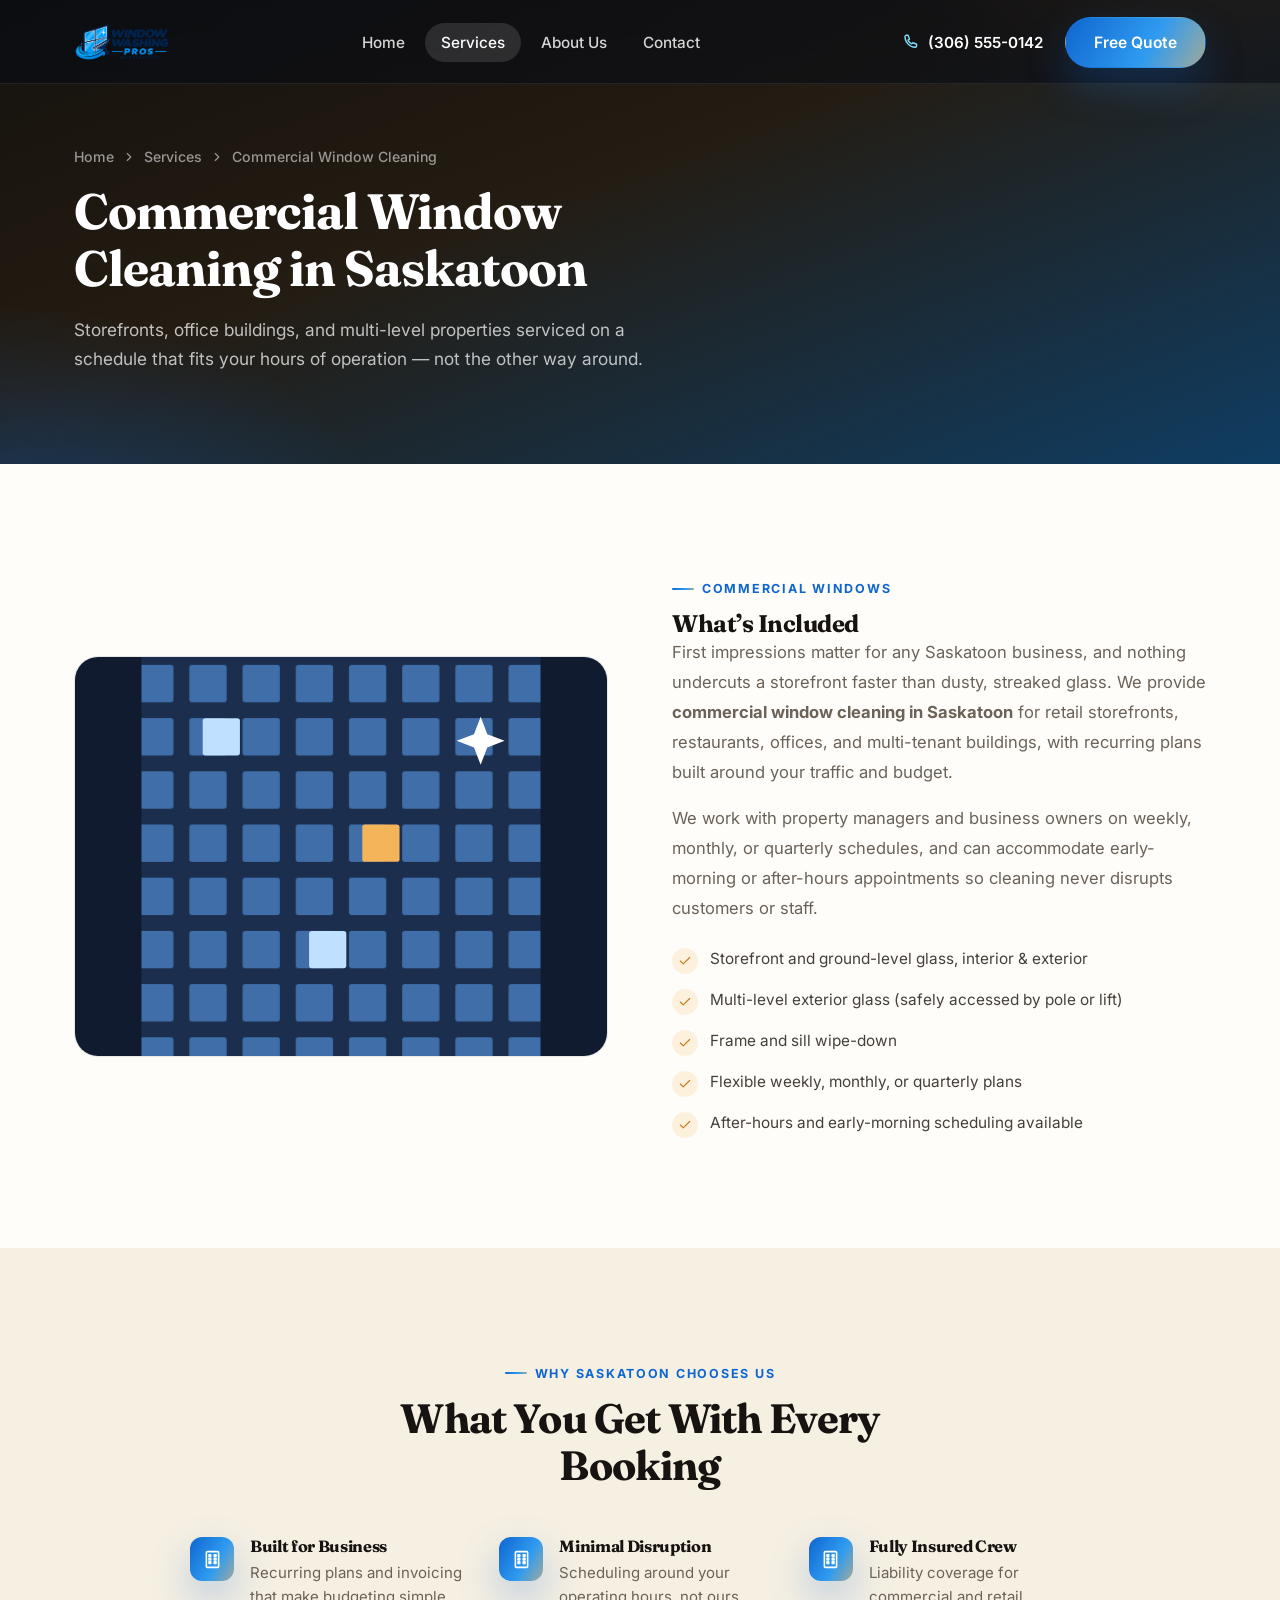
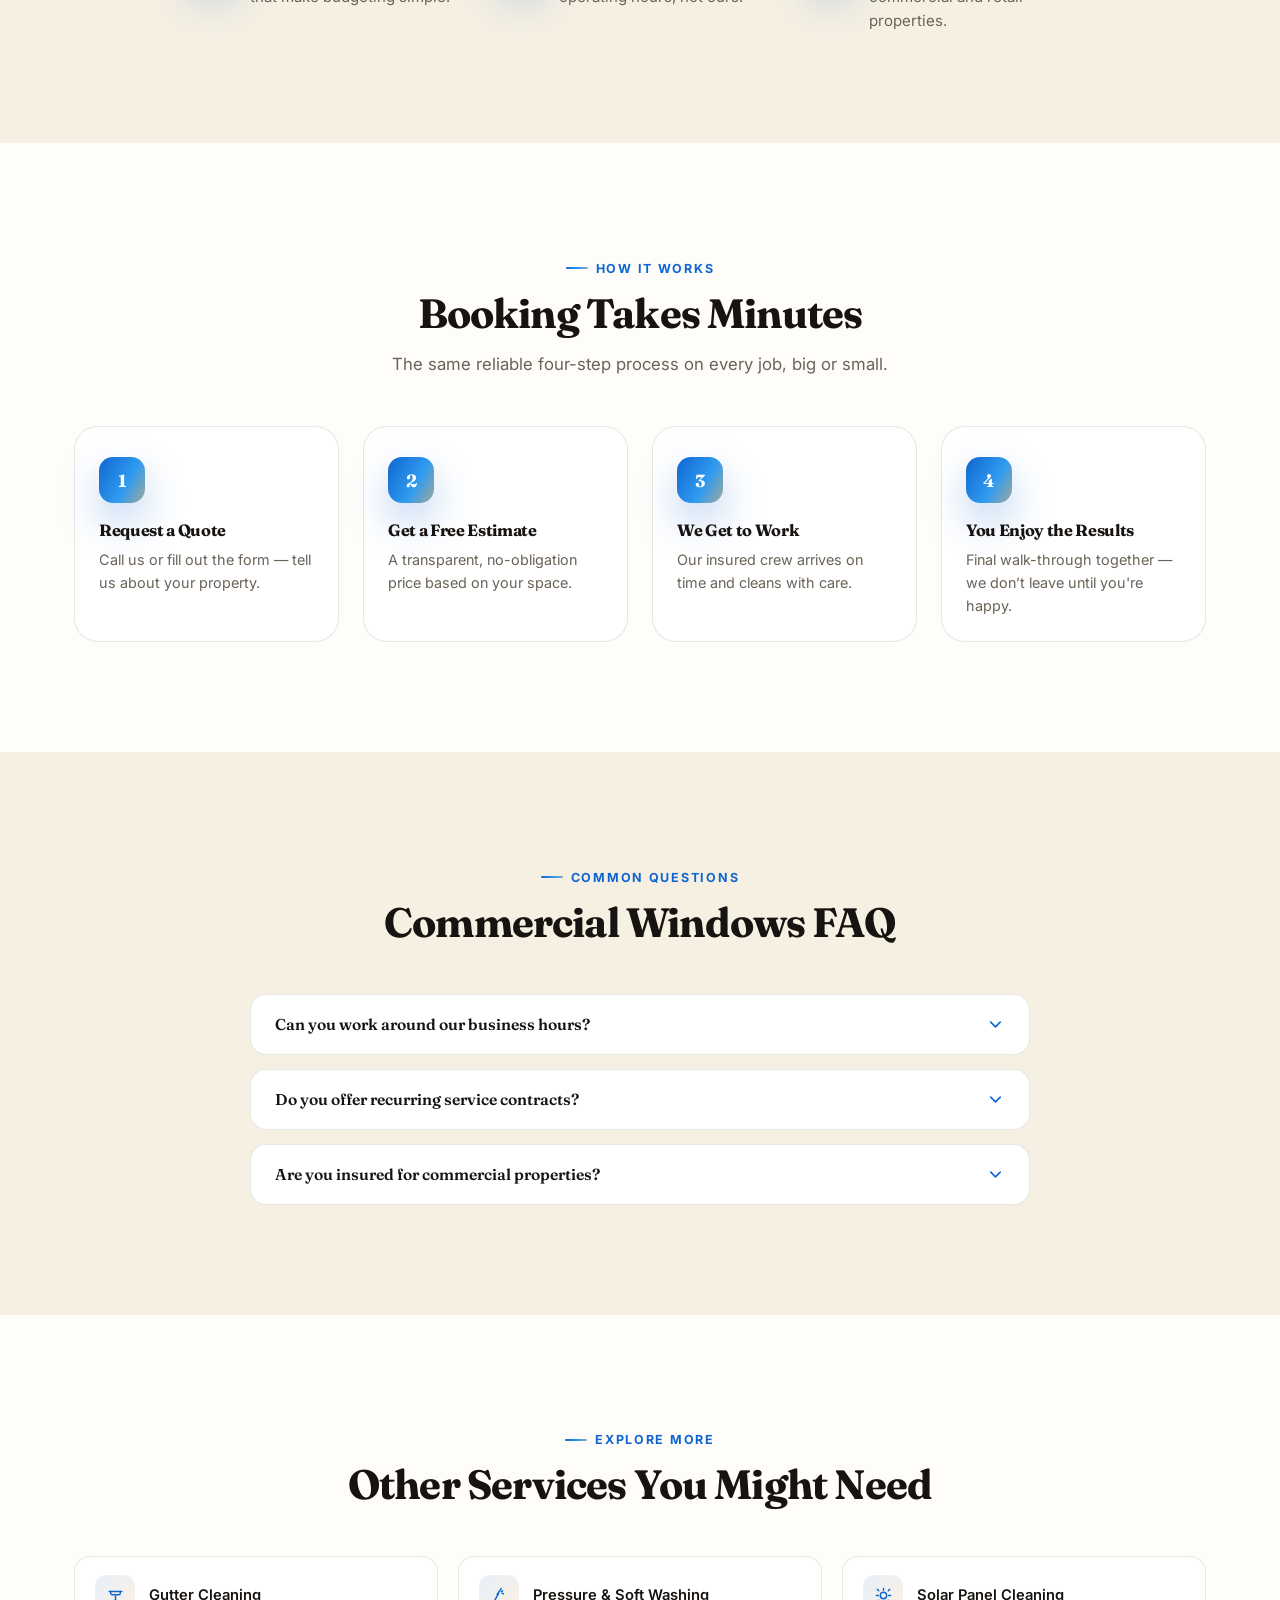
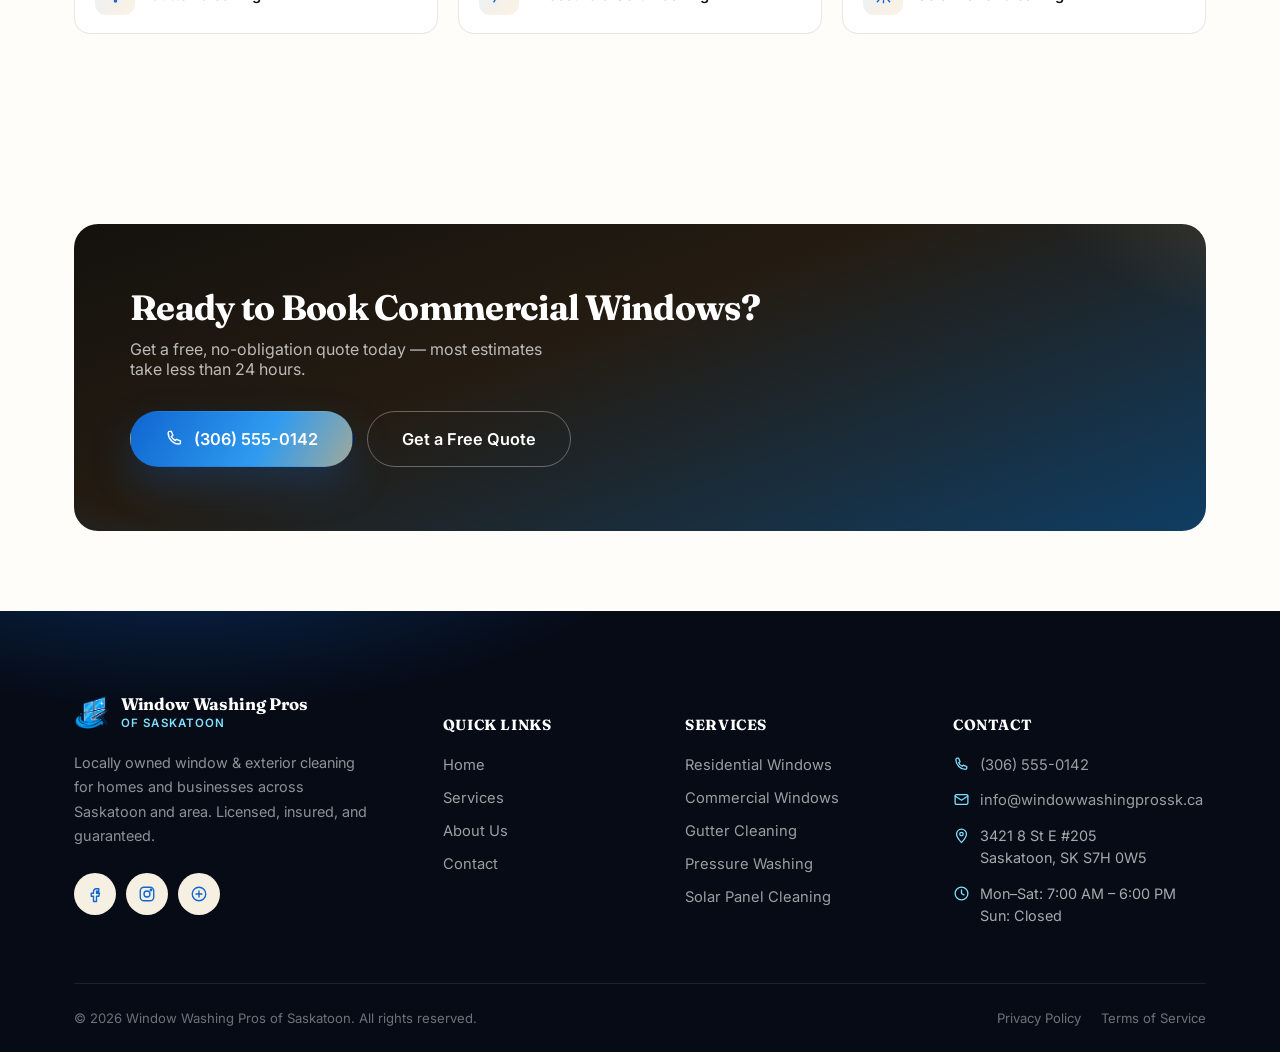
<file: services/commercial-window-cleaning.html>
<!DOCTYPE html>
<html lang="en">
<head>
<meta charset="UTF-8">
<meta name="viewport" content="width=device-width, initial-scale=1.0">
<title>Commercial Window Cleaning | Window Washing Pros of Saskatoon</title>
<meta name="description" content="Commercial window cleaning in Saskatoon for storefronts, offices, and multi-level buildings. Flexible recurring plans, fully insured. Get a free quote.">
<link rel="canonical" href="https://www.windowwashingprossk.ca/services/commercial-window-cleaning.html">

<link rel="icon" type="image/png" sizes="32x32" href="../assets/favicon-32.png">
<link rel="icon" type="image/png" sizes="16x16" href="../assets/favicon-16.png">
<link rel="apple-touch-icon" sizes="180x180" href="../assets/apple-touch-icon.png">
<link rel="shortcut icon" href="../assets/favicon.ico">

<link rel="preconnect" href="https://fonts.googleapis.com">
<link rel="preconnect" href="https://fonts.gstatic.com" crossorigin>
<link href="https://fonts.googleapis.com/css2?family=Inter:wght@400;500;600;700&amp;family=Fraunces:opsz,wght@9..144,500;9..144,600;9..144,700&amp;display=swap" rel="stylesheet">

<link rel="stylesheet" href="../css/style.css">

<script type="application/ld+json">
{
  "@context": "https://schema.org",
  "@type": "Service",
  "serviceType": "Commercial Windows",
  "provider": {
    "@type": "LocalBusiness",
    "name": "Window Washing Pros of Saskatoon",
    "telephone": "+13065550142",
    "email": "info@windowwashingprossk.ca",
    "address": {
      "@type": "PostalAddress",
      "streetAddress": "3421 8 St E #205",
      "addressLocality": "Saskatoon",
      "addressRegion": "SK",
      "postalCode": "S7H 0W5",
      "addressCountry": "CA"
    }
  },
  "areaServed": {
    "@type": "City",
    "name": "Saskatoon"
  },
  "description": "Commercial window cleaning in Saskatoon for storefronts, offices, and multi-level buildings. Flexible recurring plans, fully insured. Get a free quote."
}
</script>
</head>
<body class="no-hero">

<!-- ========================= HEADER ========================= -->
<header class="site-header">
  <div class="header-inner">
    <a href="../index.html" class="brand">
      <img src="../assets/logo-full.png" alt="Window Washing Pros of Saskatoon">
    </a>

    <nav class="main-nav" id="main-nav">
      <a href="../index.html">Home</a>
      <a href="../services.html" class="active">Services</a>
      <a href="../about.html">About Us</a>
      <a href="../contact.html">Contact</a>
    </nav>

    <div class="header-actions">
      <a href="tel:+13065550142" class="header-phone">
        <svg viewBox="0 0 24 24" fill="none" stroke="currentColor" stroke-width="1.8" stroke-linecap="round" stroke-linejoin="round"><path d="M4 5c0-1 .8-2 2-2h2l2 5-2 1.5c1 2.3 2.7 4 5 5L14.5 13l5 2v2c0 1.1-.9 2-2 2C10.5 19 4 12.5 4 5z"/></svg>
        <span>(306) 555-0142</span>
      </a>
      <a href="../contact.html" class="btn btn-primary">Free Quote</a>
      <button class="nav-toggle" id="nav-toggle" aria-label="Toggle menu">
        <svg class="icon-menu" viewBox="0 0 24 24" fill="none" stroke="currentColor" stroke-width="1.8" stroke-linecap="round" stroke-linejoin="round"><path d="M4 6h16M4 12h16M4 18h16"/></svg>
        <svg class="icon-close" viewBox="0 0 24 24" fill="none" stroke="currentColor" stroke-width="1.8" stroke-linecap="round" stroke-linejoin="round"><path d="M6 6l12 12M18 6L6 18"/></svg>
      </button>
    </div>
  </div>
</header>

<!-- ========================= PAGE HERO ========================= -->
<section class="page-hero">
  <div class="container">
    <div class="breadcrumb">
      <a href="../index.html">Home</a>
      <svg viewBox="0 0 24 24" fill="none" stroke="currentColor" stroke-width="2" stroke-linecap="round" stroke-linejoin="round"><path d="M9 6l6 6-6 6"/></svg>
      <a href="../services.html">Services</a>
      <svg viewBox="0 0 24 24" fill="none" stroke="currentColor" stroke-width="2" stroke-linecap="round" stroke-linejoin="round"><path d="M9 6l6 6-6 6"/></svg>
      <span>Commercial Window Cleaning</span>
    </div>
    <h1>Commercial Window Cleaning in Saskatoon</h1>
    <p>Storefronts, office buildings, and multi-level properties serviced on a schedule that fits your hours of operation &mdash; not the other way around.</p>
  </div>
</section>

<!-- ========================= INTRO + COVER ========================= -->
<section class="section">
  <div class="container">
    <div class="split">
      <div class="split-visual reveal">
        <div class="hub-card" style="pointer-events:none;">
          <div class="cover-media"><svg viewBox="0 0 400 300" xmlns="http://www.w3.org/2000/svg">
<defs><pattern id="winGrid" width="40" height="40" patternUnits="userSpaceOnUse"><rect width="40" height="40" fill="#1c2e4d"/><rect x="6" y="6" width="28" height="28" rx="2" fill="#3f6ea8"/></pattern></defs>
<rect width="400" height="300" fill="#101b30"/>
<rect x="50" y="-10" width="300" height="320" fill="url(#winGrid)"/>
<rect x="96" y="46" width="28" height="28" rx="2" fill="#bfe0ff"/>
<rect x="216" y="126" width="28" height="28" rx="2" fill="#f4b45a"/>
<rect x="176" y="206" width="28" height="28" rx="2" fill="#bfe0ff"/>
<path d="M305 45l5 13 13 5-13 5-5 13-5-13-13-5 13-5z" fill="#ffffff"/>
</svg></div>
        </div>
      </div>
      <div class="reveal">
        <div class="eyebrow">Commercial Windows</div>
        <h2>What&rsquo;s Included</h2>
          <p style="color:var(--slate-500); font-size:1.04rem; line-height:1.8;">First impressions matter for any Saskatoon business, and nothing undercuts a storefront faster than dusty, streaked glass. We provide <strong>commercial window cleaning in Saskatoon</strong> for retail storefronts, restaurants, offices, and multi-tenant buildings, with recurring plans built around your traffic and budget.</p>
          <p style="color:var(--slate-500); font-size:1.04rem; line-height:1.8; margin-top:16px;">We work with property managers and business owners on weekly, monthly, or quarterly schedules, and can accommodate early-morning or after-hours appointments so cleaning never disrupts customers or staff.</p>
        <ul class="checklist" style="margin-top:24px;">
          <li><span class="ck-icon"><svg viewBox="0 0 24 24" fill="none" stroke="currentColor" stroke-width="2" stroke-linecap="round" stroke-linejoin="round"><path d="M4 12l5 5L20 6"/></svg></span>Storefront and ground-level glass, interior &amp; exterior</li>
          <li><span class="ck-icon"><svg viewBox="0 0 24 24" fill="none" stroke="currentColor" stroke-width="2" stroke-linecap="round" stroke-linejoin="round"><path d="M4 12l5 5L20 6"/></svg></span>Multi-level exterior glass (safely accessed by pole or lift)</li>
          <li><span class="ck-icon"><svg viewBox="0 0 24 24" fill="none" stroke="currentColor" stroke-width="2" stroke-linecap="round" stroke-linejoin="round"><path d="M4 12l5 5L20 6"/></svg></span>Frame and sill wipe-down</li>
          <li><span class="ck-icon"><svg viewBox="0 0 24 24" fill="none" stroke="currentColor" stroke-width="2" stroke-linecap="round" stroke-linejoin="round"><path d="M4 12l5 5L20 6"/></svg></span>Flexible weekly, monthly, or quarterly plans</li>
          <li><span class="ck-icon"><svg viewBox="0 0 24 24" fill="none" stroke="currentColor" stroke-width="2" stroke-linecap="round" stroke-linejoin="round"><path d="M4 12l5 5L20 6"/></svg></span>After-hours and early-morning scheduling available</li>
        </ul>
      </div>
    </div>
  </div>
</section>

<!-- ========================= WHY US ========================= -->
<section class="section section-alt">
  <div class="container">
    <div class="section-head center reveal">
      <div class="eyebrow">Why Saskatoon Chooses Us</div>
      <h2>What You Get With Every Booking</h2>
    </div>
    <div class="feature-list" style="max-width:900px; margin-inline:auto; display:grid; grid-template-columns:repeat(3,1fr); gap:28px;">
          <div class="feature-item">
            <span class="fi-icon"><svg viewBox="0 0 24 24" fill="none" stroke="currentColor" stroke-width="1.8" stroke-linecap="round" stroke-linejoin="round"><rect x="5" y="3" width="14" height="18" rx="1"/><rect x="8" y="6.5" width="2" height="2"/><rect x="14" y="6.5" width="2" height="2"/><rect x="8" y="10.5" width="2" height="2"/><rect x="14" y="10.5" width="2" height="2"/><rect x="8" y="14.5" width="2" height="2"/><rect x="14" y="14.5" width="2" height="2"/></svg></span>
            <div>
              <h4>Built for Business</h4>
              <p>Recurring plans and invoicing that make budgeting simple.</p>
            </div>
          </div>
          <div class="feature-item">
            <span class="fi-icon"><svg viewBox="0 0 24 24" fill="none" stroke="currentColor" stroke-width="1.8" stroke-linecap="round" stroke-linejoin="round"><rect x="5" y="3" width="14" height="18" rx="1"/><rect x="8" y="6.5" width="2" height="2"/><rect x="14" y="6.5" width="2" height="2"/><rect x="8" y="10.5" width="2" height="2"/><rect x="14" y="10.5" width="2" height="2"/><rect x="8" y="14.5" width="2" height="2"/><rect x="14" y="14.5" width="2" height="2"/></svg></span>
            <div>
              <h4>Minimal Disruption</h4>
              <p>Scheduling around your operating hours, not ours.</p>
            </div>
          </div>
          <div class="feature-item">
            <span class="fi-icon"><svg viewBox="0 0 24 24" fill="none" stroke="currentColor" stroke-width="1.8" stroke-linecap="round" stroke-linejoin="round"><rect x="5" y="3" width="14" height="18" rx="1"/><rect x="8" y="6.5" width="2" height="2"/><rect x="14" y="6.5" width="2" height="2"/><rect x="8" y="10.5" width="2" height="2"/><rect x="14" y="10.5" width="2" height="2"/><rect x="8" y="14.5" width="2" height="2"/><rect x="14" y="14.5" width="2" height="2"/></svg></span>
            <div>
              <h4>Fully Insured Crew</h4>
              <p>Liability coverage for commercial and retail properties.</p>
            </div>
          </div>
    </div>
  </div>
</section>

<!-- ========================= PROCESS ========================= -->
<section class="section">
  <div class="container">
    <div class="section-head center reveal">
      <div class="eyebrow">How It Works</div>
      <h2>Booking Takes Minutes</h2>
      <p>The same reliable four-step process on every job, big or small.</p>
    </div>
    <div class="steps">
      <div class="step reveal">
        <div class="step-num">1</div>
        <h4>Request a Quote</h4>
        <p>Call us or fill out the form &mdash; tell us about your property.</p>
      </div>
      <div class="step reveal">
        <div class="step-num">2</div>
        <h4>Get a Free Estimate</h4>
        <p>A transparent, no-obligation price based on your space.</p>
      </div>
      <div class="step reveal">
        <div class="step-num">3</div>
        <h4>We Get to Work</h4>
        <p>Our insured crew arrives on time and cleans with care.</p>
      </div>
      <div class="step reveal">
        <div class="step-num">4</div>
        <h4>You Enjoy the Results</h4>
        <p>Final walk-through together &mdash; we don&rsquo;t leave until you're happy.</p>
      </div>
    </div>
  </div>
</section>

<!-- ========================= FAQ ========================= -->
<section class="section section-alt">
  <div class="container">
    <div class="section-head center reveal">
      <div class="eyebrow">Common Questions</div>
      <h2>Commercial Windows FAQ</h2>
    </div>
    <div class="faq-list reveal">
      <div class="faq-item">
        <button class="faq-question">
          Can you work around our business hours?
          <svg viewBox="0 0 24 24" fill="none" stroke="currentColor" stroke-width="2" stroke-linecap="round" stroke-linejoin="round"><path d="M6 9l6 6 6-6"/></svg>
        </button>
        <div class="faq-answer">
          <div class="faq-answer-inner">Yes &mdash; early morning, evening, and weekend appointments are all available so cleaning never interrupts your customers or staff.</div>
        </div>
      </div>
      <div class="faq-item">
        <button class="faq-question">
          Do you offer recurring service contracts?
          <svg viewBox="0 0 24 24" fill="none" stroke="currentColor" stroke-width="2" stroke-linecap="round" stroke-linejoin="round"><path d="M6 9l6 6 6-6"/></svg>
        </button>
        <div class="faq-answer">
          <div class="faq-answer-inner">Yes, most commercial clients are on a weekly, bi-weekly, or monthly recurring plan. We'll recommend a frequency based on your location and foot traffic.</div>
        </div>
      </div>
      <div class="faq-item">
        <button class="faq-question">
          Are you insured for commercial properties?
          <svg viewBox="0 0 24 24" fill="none" stroke="currentColor" stroke-width="2" stroke-linecap="round" stroke-linejoin="round"><path d="M6 9l6 6 6-6"/></svg>
        </button>
        <div class="faq-answer">
          <div class="faq-answer-inner">Yes, we carry liability insurance that covers retail, office, and multi-tenant commercial work.</div>
        </div>
      </div>
    </div>
  </div>
</section>

<!-- ========================= RELATED SERVICES ========================= -->
<section class="section">
  <div class="container">
    <div class="section-head center reveal">
      <div class="eyebrow">Explore More</div>
      <h2>Other Services You Might Need</h2>
    </div>
    <div class="related-grid reveal">
      <a href="gutter-cleaning.html" class="related-card">
        <span class="rc-icon"><svg viewBox="0 0 24 24" fill="none" stroke="currentColor" stroke-width="1.8" stroke-linecap="round" stroke-linejoin="round"><path d="M4 7h16"/><path d="M6 7v2a2 2 0 0 0 2 2h8a2 2 0 0 0 2-2V7"/><path d="M12 13v4"/><circle cx="12" cy="19" r="1.3"/></svg></span>
        <span>Gutter Cleaning</span>
      </a>
      <a href="pressure-washing.html" class="related-card">
        <span class="rc-icon"><svg viewBox="0 0 24 24" fill="none" stroke="currentColor" stroke-width="1.8" stroke-linecap="round" stroke-linejoin="round"><path d="M5 20l6-11"/><path d="M9 11l3-5"/><path d="M14 7l2-1M15 9l2 1M13 5l1-2"/></svg></span>
        <span>Pressure &amp; Soft Washing</span>
      </a>
      <a href="solar-panel-cleaning.html" class="related-card">
        <span class="rc-icon"><svg viewBox="0 0 24 24" fill="none" stroke="currentColor" stroke-width="1.8" stroke-linecap="round" stroke-linejoin="round"><circle cx="12" cy="12" r="4"/><path d="M12 3v2.5M12 18.5V21M4.2 4.2l1.8 1.8M18 18l1.8 1.8M3 12h2.5M18.5 12H21M4.2 19.8L6 18M18 6l1.8-1.8"/></svg></span>
        <span>Solar Panel Cleaning</span>
      </a>
    </div>
  </div>
</section>

<!-- ========================= CTA BANNER ========================= -->
<section class="section-sm">
  <div class="container">
    <div class="cta-banner reveal">
      <div>
        <h2>Ready to Book Commercial Windows?</h2>
        <p>Get a free, no-obligation quote today &mdash; most estimates take less than 24 hours.</p>
      </div>
      <div class="cta-actions">
        <a href="tel:+13065550142" class="btn btn-primary btn-lg">
          <svg viewBox="0 0 24 24" fill="none" stroke="currentColor" stroke-width="1.8" stroke-linecap="round" stroke-linejoin="round"><path d="M4 5c0-1 .8-2 2-2h2l2 5-2 1.5c1 2.3 2.7 4 5 5L14.5 13l5 2v2c0 1.1-.9 2-2 2C10.5 19 4 12.5 4 5z"/></svg>
          (306) 555-0142
        </a>
        <a href="../contact.html" class="btn btn-ghost btn-lg">Get a Free Quote</a>
      </div>
    </div>
  </div>
</section>

<!-- ========================= FOOTER ========================= -->
<footer class="site-footer">
  <div class="container">
    <div class="footer-inner">
      <div class="footer-col">
        <div class="footer-brand">
          <img src="../assets/logo-icon.png" alt="Window Washing Pros of Saskatoon icon">
          <div class="fb-text">
            <strong>Window Washing Pros</strong>
            <span>Of Saskatoon</span>
          </div>
        </div>
        <p class="blurb">
          Locally owned window &amp; exterior cleaning for homes and businesses across
          Saskatoon and area. Licensed, insured, and guaranteed.
        </p>
        <div class="social-row">
          <a href="#" aria-label="Facebook">
            <svg viewBox="0 0 24 24" fill="none" stroke="currentColor" stroke-width="1.8" stroke-linecap="round" stroke-linejoin="round"><path d="M14 9h3V5h-3c-2.2 0-4 1.8-4 4v2H7v4h3v7h4v-7h3l1-4h-4V9c0-.6.4-1 1-1z"/></svg>
          </a>
          <a href="#" aria-label="Instagram">
            <svg viewBox="0 0 24 24" fill="none" stroke="currentColor" stroke-width="1.8" stroke-linecap="round" stroke-linejoin="round"><rect x="3" y="3" width="18" height="18" rx="5"/><circle cx="12" cy="12" r="4"/><circle cx="17.3" cy="6.7" r="1"/></svg>
          </a>
          <a href="#" aria-label="Google Reviews">
            <svg viewBox="0 0 24 24" fill="none" stroke="currentColor" stroke-width="1.8" stroke-linecap="round" stroke-linejoin="round"><circle cx="12" cy="12" r="9"/><path d="M8 12h8M12 8v8"/></svg>
          </a>
        </div>
      </div>

      <div class="footer-col">
        <h5>Quick Links</h5>
        <ul>
          <li><a href="../index.html">Home</a></li>
          <li><a href="../services.html">Services</a></li>
          <li><a href="../about.html">About Us</a></li>
          <li><a href="../contact.html">Contact</a></li>
        </ul>
      </div>

      <div class="footer-col">
        <h5>Services</h5>
        <ul>
          <li><a href="residential-window-cleaning.html">Residential Windows</a></li>
          <li><a href="commercial-window-cleaning.html">Commercial Windows</a></li>
          <li><a href="gutter-cleaning.html">Gutter Cleaning</a></li>
          <li><a href="pressure-washing.html">Pressure Washing</a></li>
          <li><a href="solar-panel-cleaning.html">Solar Panel Cleaning</a></li>
        </ul>
      </div>

      <div class="footer-col">
        <h5>Contact</h5>
        <ul class="footer-contact">
          <li>
            <svg viewBox="0 0 24 24" fill="none" stroke="currentColor" stroke-width="1.8" stroke-linecap="round" stroke-linejoin="round"><path d="M4 5c0-1 .8-2 2-2h2l2 5-2 1.5c1 2.3 2.7 4 5 5L14.5 13l5 2v2c0 1.1-.9 2-2 2C10.5 19 4 12.5 4 5z"/></svg>
            <a href="tel:+13065550142">(306) 555-0142</a>
          </li>
          <li>
            <svg viewBox="0 0 24 24" fill="none" stroke="currentColor" stroke-width="1.8" stroke-linecap="round" stroke-linejoin="round"><rect x="3" y="5" width="18" height="14" rx="2"/><path d="M3 7l9 6 9-6"/></svg>
            <a href="mailto:info@windowwashingprossk.ca">info@windowwashingprossk.ca</a>
          </li>
          <li>
            <svg viewBox="0 0 24 24" fill="none" stroke="currentColor" stroke-width="1.8" stroke-linecap="round" stroke-linejoin="round"><path d="M12 22s7-7.2 7-12a7 7 0 1 0-14 0c0 4.8 7 12 7 12z"/><circle cx="12" cy="10" r="2.5"/></svg>
            <span>3421 8 St E #205<br>Saskatoon, SK S7H 0W5</span>
          </li>
          <li>
            <svg viewBox="0 0 24 24" fill="none" stroke="currentColor" stroke-width="1.8" stroke-linecap="round" stroke-linejoin="round"><circle cx="12" cy="12" r="9"/><path d="M12 7v5l3.5 2"/></svg>
            <span>Mon&ndash;Sat: 7:00 AM &ndash; 6:00 PM<br>Sun: Closed</span>
          </li>
        </ul>
      </div>
    </div>

    <div class="footer-bottom">
      <p>&copy; <span id="year"></span> Window Washing Pros of Saskatoon. All rights reserved.</p>
      <div class="footer-legal">
        <a href="#">Privacy Policy</a>
        <a href="#">Terms of Service</a>
      </div>
    </div>
  </div>
</footer>

<script src="../js/script.js"></script>
</body>
</html>
</file>
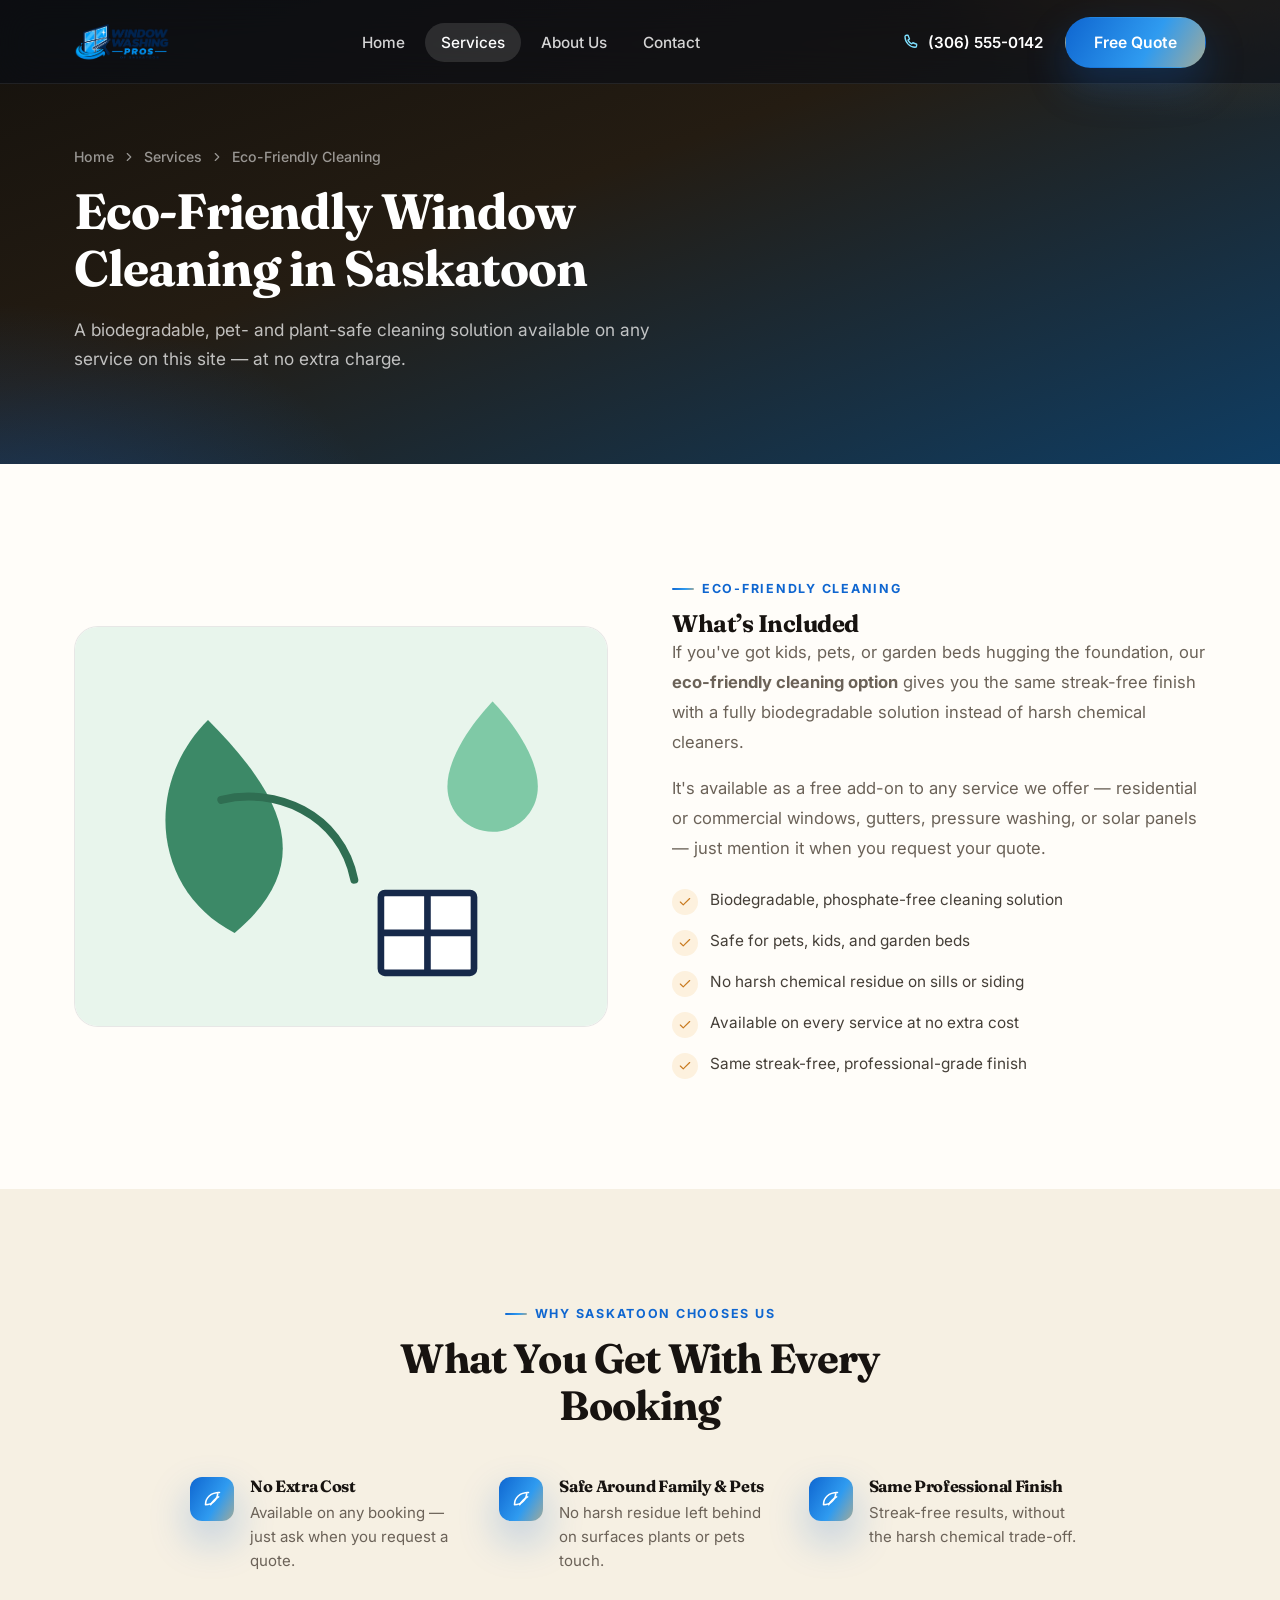
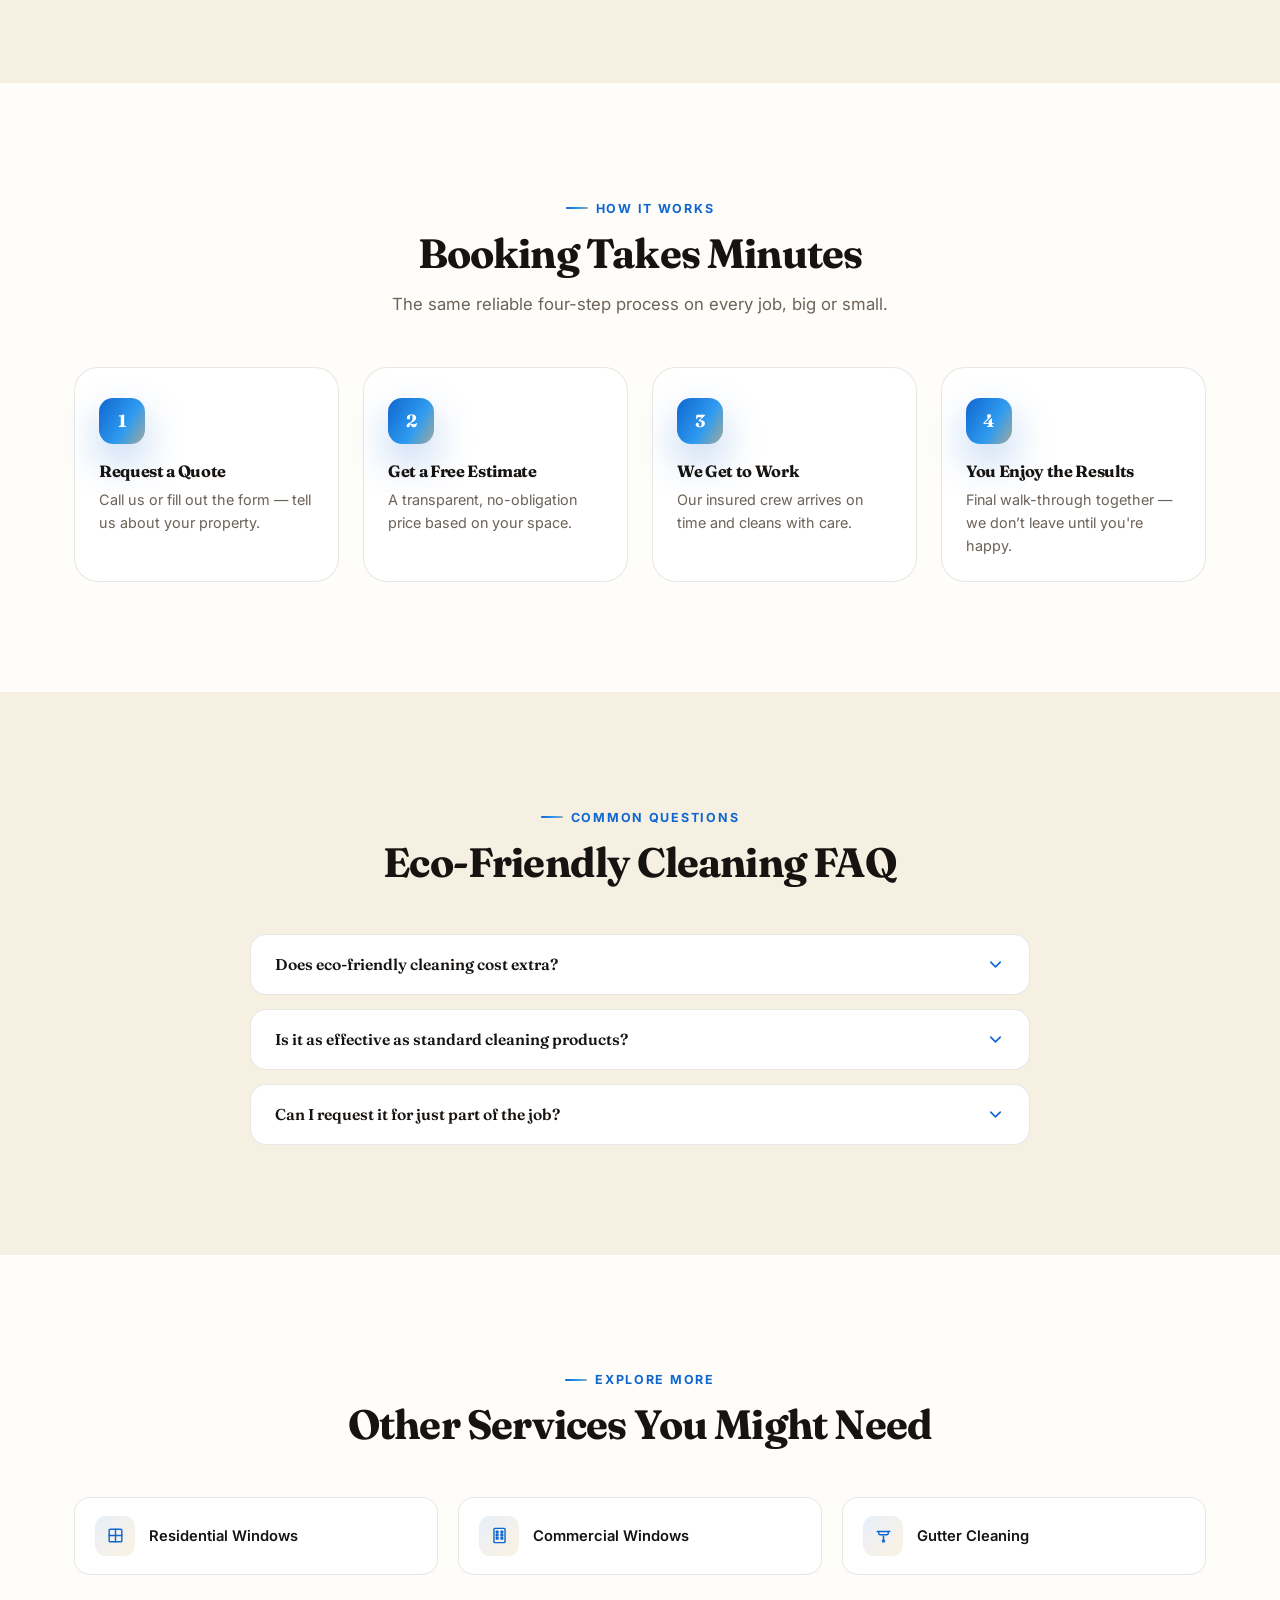
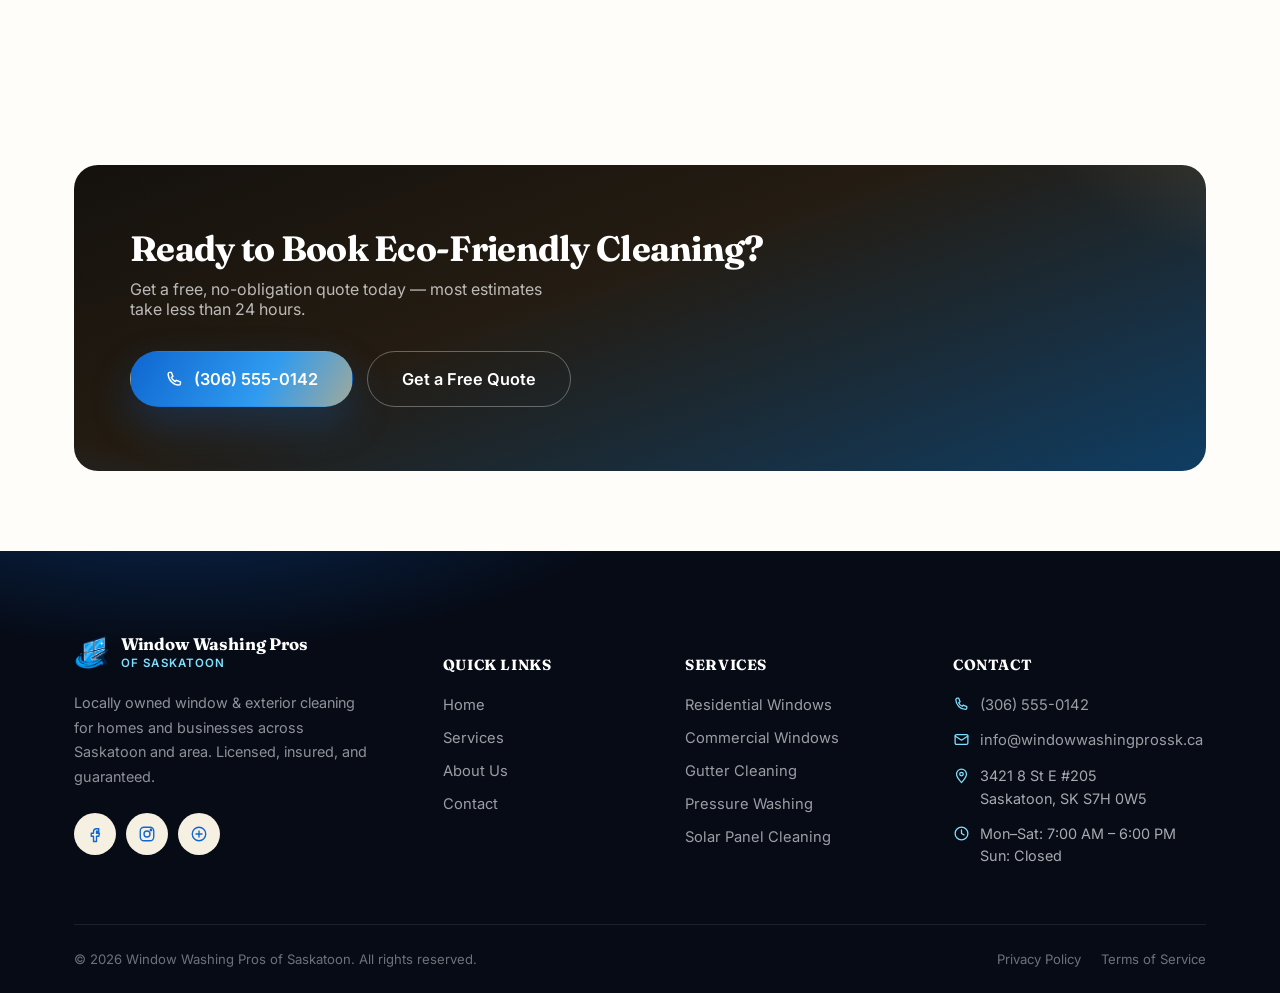
<file: services/eco-friendly-cleaning.html>
<!DOCTYPE html>
<html lang="en">
<head>
<meta charset="UTF-8">
<meta name="viewport" content="width=device-width, initial-scale=1.0">
<title>Eco-Friendly Cleaning | Window Washing Pros of Saskatoon</title>
<meta name="description" content="Eco-friendly window and exterior cleaning in Saskatoon. Biodegradable, pet- and plant-safe cleaning solution available on any service at no extra charge.">
<link rel="canonical" href="https://www.windowwashingprossk.ca/services/eco-friendly-cleaning.html">

<link rel="icon" type="image/png" sizes="32x32" href="../assets/favicon-32.png">
<link rel="icon" type="image/png" sizes="16x16" href="../assets/favicon-16.png">
<link rel="apple-touch-icon" sizes="180x180" href="../assets/apple-touch-icon.png">
<link rel="shortcut icon" href="../assets/favicon.ico">

<link rel="preconnect" href="https://fonts.googleapis.com">
<link rel="preconnect" href="https://fonts.gstatic.com" crossorigin>
<link href="https://fonts.googleapis.com/css2?family=Inter:wght@400;500;600;700&amp;family=Fraunces:opsz,wght@9..144,500;9..144,600;9..144,700&amp;display=swap" rel="stylesheet">

<link rel="stylesheet" href="../css/style.css">

<script type="application/ld+json">
{
  "@context": "https://schema.org",
  "@type": "Service",
  "serviceType": "Eco-Friendly Cleaning",
  "provider": {
    "@type": "LocalBusiness",
    "name": "Window Washing Pros of Saskatoon",
    "telephone": "+13065550142",
    "email": "info@windowwashingprossk.ca",
    "address": {
      "@type": "PostalAddress",
      "streetAddress": "3421 8 St E #205",
      "addressLocality": "Saskatoon",
      "addressRegion": "SK",
      "postalCode": "S7H 0W5",
      "addressCountry": "CA"
    }
  },
  "areaServed": {
    "@type": "City",
    "name": "Saskatoon"
  },
  "description": "Eco-friendly window and exterior cleaning in Saskatoon. Biodegradable, pet- and plant-safe cleaning solution available on any service at no extra charge."
}
</script>
</head>
<body class="no-hero">

<!-- ========================= HEADER ========================= -->
<header class="site-header">
  <div class="header-inner">
    <a href="../index.html" class="brand">
      <img src="../assets/logo-full.png" alt="Window Washing Pros of Saskatoon">
    </a>

    <nav class="main-nav" id="main-nav">
      <a href="../index.html">Home</a>
      <a href="../services.html" class="active">Services</a>
      <a href="../about.html">About Us</a>
      <a href="../contact.html">Contact</a>
    </nav>

    <div class="header-actions">
      <a href="tel:+13065550142" class="header-phone">
        <svg viewBox="0 0 24 24" fill="none" stroke="currentColor" stroke-width="1.8" stroke-linecap="round" stroke-linejoin="round"><path d="M4 5c0-1 .8-2 2-2h2l2 5-2 1.5c1 2.3 2.7 4 5 5L14.5 13l5 2v2c0 1.1-.9 2-2 2C10.5 19 4 12.5 4 5z"/></svg>
        <span>(306) 555-0142</span>
      </a>
      <a href="../contact.html" class="btn btn-primary">Free Quote</a>
      <button class="nav-toggle" id="nav-toggle" aria-label="Toggle menu">
        <svg class="icon-menu" viewBox="0 0 24 24" fill="none" stroke="currentColor" stroke-width="1.8" stroke-linecap="round" stroke-linejoin="round"><path d="M4 6h16M4 12h16M4 18h16"/></svg>
        <svg class="icon-close" viewBox="0 0 24 24" fill="none" stroke="currentColor" stroke-width="1.8" stroke-linecap="round" stroke-linejoin="round"><path d="M6 6l12 12M18 6L6 18"/></svg>
      </button>
    </div>
  </div>
</header>

<!-- ========================= PAGE HERO ========================= -->
<section class="page-hero">
  <div class="container">
    <div class="breadcrumb">
      <a href="../index.html">Home</a>
      <svg viewBox="0 0 24 24" fill="none" stroke="currentColor" stroke-width="2" stroke-linecap="round" stroke-linejoin="round"><path d="M9 6l6 6-6 6"/></svg>
      <a href="../services.html">Services</a>
      <svg viewBox="0 0 24 24" fill="none" stroke="currentColor" stroke-width="2" stroke-linecap="round" stroke-linejoin="round"><path d="M9 6l6 6-6 6"/></svg>
      <span>Eco-Friendly Cleaning</span>
    </div>
    <h1>Eco-Friendly Window Cleaning in Saskatoon</h1>
    <p>A biodegradable, pet- and plant-safe cleaning solution available on any service on this site &mdash; at no extra charge.</p>
  </div>
</section>

<!-- ========================= INTRO + COVER ========================= -->
<section class="section">
  <div class="container">
    <div class="split">
      <div class="split-visual reveal">
        <div class="hub-card" style="pointer-events:none;">
          <div class="cover-media"><svg viewBox="0 0 400 300" xmlns="http://www.w3.org/2000/svg">
<rect width="400" height="300" fill="#e8f5ec"/>
<path d="M120 230c-60-30-70-110-20-160 60 60 80 110 20 160z" fill="#3c8967"/>
<path d="M110 130c40-10 90 10 100 60" stroke="#2f6e52" stroke-width="6" fill="none" stroke-linecap="round"/>
<path d="M280 120c0-30 34-64 34-64s34 34 34 64c0 19-15 34-34 34s-34-15-34-34z" fill="#7fc9a6"/>
<rect x="230" y="200" width="70" height="60" rx="3" fill="#ffffff" stroke="#16294a" stroke-width="5"/>
<line x1="265" y1="200" x2="265" y2="260" stroke="#16294a" stroke-width="5"/>
<line x1="230" y1="230" x2="300" y2="230" stroke="#16294a" stroke-width="5"/>
</svg></div>
        </div>
      </div>
      <div class="reveal">
        <div class="eyebrow">Eco-Friendly Cleaning</div>
        <h2>What&rsquo;s Included</h2>
          <p style="color:var(--slate-500); font-size:1.04rem; line-height:1.8;">If you've got kids, pets, or garden beds hugging the foundation, our <strong>eco-friendly cleaning option</strong> gives you the same streak-free finish with a fully biodegradable solution instead of harsh chemical cleaners.</p>
          <p style="color:var(--slate-500); font-size:1.04rem; line-height:1.8; margin-top:16px;">It's available as a free add-on to any service we offer &mdash; residential or commercial windows, gutters, pressure washing, or solar panels &mdash; just mention it when you request your quote.</p>
        <ul class="checklist" style="margin-top:24px;">
          <li><span class="ck-icon"><svg viewBox="0 0 24 24" fill="none" stroke="currentColor" stroke-width="2" stroke-linecap="round" stroke-linejoin="round"><path d="M4 12l5 5L20 6"/></svg></span>Biodegradable, phosphate-free cleaning solution</li>
          <li><span class="ck-icon"><svg viewBox="0 0 24 24" fill="none" stroke="currentColor" stroke-width="2" stroke-linecap="round" stroke-linejoin="round"><path d="M4 12l5 5L20 6"/></svg></span>Safe for pets, kids, and garden beds</li>
          <li><span class="ck-icon"><svg viewBox="0 0 24 24" fill="none" stroke="currentColor" stroke-width="2" stroke-linecap="round" stroke-linejoin="round"><path d="M4 12l5 5L20 6"/></svg></span>No harsh chemical residue on sills or siding</li>
          <li><span class="ck-icon"><svg viewBox="0 0 24 24" fill="none" stroke="currentColor" stroke-width="2" stroke-linecap="round" stroke-linejoin="round"><path d="M4 12l5 5L20 6"/></svg></span>Available on every service at no extra cost</li>
          <li><span class="ck-icon"><svg viewBox="0 0 24 24" fill="none" stroke="currentColor" stroke-width="2" stroke-linecap="round" stroke-linejoin="round"><path d="M4 12l5 5L20 6"/></svg></span>Same streak-free, professional-grade finish</li>
        </ul>
      </div>
    </div>
  </div>
</section>

<!-- ========================= WHY US ========================= -->
<section class="section section-alt">
  <div class="container">
    <div class="section-head center reveal">
      <div class="eyebrow">Why Saskatoon Chooses Us</div>
      <h2>What You Get With Every Booking</h2>
    </div>
    <div class="feature-list" style="max-width:900px; margin-inline:auto; display:grid; grid-template-columns:repeat(3,1fr); gap:28px;">
          <div class="feature-item">
            <span class="fi-icon"><svg viewBox="0 0 24 24" fill="none" stroke="currentColor" stroke-width="1.8" stroke-linecap="round" stroke-linejoin="round"><path d="M20 4C10 4 4 10 4 18c8 0 14-6 14-14z"/><path d="M10 18c2-4 5-7 9-9"/></svg></span>
            <div>
              <h4>No Extra Cost</h4>
              <p>Available on any booking &mdash; just ask when you request a quote.</p>
            </div>
          </div>
          <div class="feature-item">
            <span class="fi-icon"><svg viewBox="0 0 24 24" fill="none" stroke="currentColor" stroke-width="1.8" stroke-linecap="round" stroke-linejoin="round"><path d="M20 4C10 4 4 10 4 18c8 0 14-6 14-14z"/><path d="M10 18c2-4 5-7 9-9"/></svg></span>
            <div>
              <h4>Safe Around Family &amp; Pets</h4>
              <p>No harsh residue left behind on surfaces plants or pets touch.</p>
            </div>
          </div>
          <div class="feature-item">
            <span class="fi-icon"><svg viewBox="0 0 24 24" fill="none" stroke="currentColor" stroke-width="1.8" stroke-linecap="round" stroke-linejoin="round"><path d="M20 4C10 4 4 10 4 18c8 0 14-6 14-14z"/><path d="M10 18c2-4 5-7 9-9"/></svg></span>
            <div>
              <h4>Same Professional Finish</h4>
              <p>Streak-free results, without the harsh chemical trade-off.</p>
            </div>
          </div>
    </div>
  </div>
</section>

<!-- ========================= PROCESS ========================= -->
<section class="section">
  <div class="container">
    <div class="section-head center reveal">
      <div class="eyebrow">How It Works</div>
      <h2>Booking Takes Minutes</h2>
      <p>The same reliable four-step process on every job, big or small.</p>
    </div>
    <div class="steps">
      <div class="step reveal">
        <div class="step-num">1</div>
        <h4>Request a Quote</h4>
        <p>Call us or fill out the form &mdash; tell us about your property.</p>
      </div>
      <div class="step reveal">
        <div class="step-num">2</div>
        <h4>Get a Free Estimate</h4>
        <p>A transparent, no-obligation price based on your space.</p>
      </div>
      <div class="step reveal">
        <div class="step-num">3</div>
        <h4>We Get to Work</h4>
        <p>Our insured crew arrives on time and cleans with care.</p>
      </div>
      <div class="step reveal">
        <div class="step-num">4</div>
        <h4>You Enjoy the Results</h4>
        <p>Final walk-through together &mdash; we don&rsquo;t leave until you're happy.</p>
      </div>
    </div>
  </div>
</section>

<!-- ========================= FAQ ========================= -->
<section class="section section-alt">
  <div class="container">
    <div class="section-head center reveal">
      <div class="eyebrow">Common Questions</div>
      <h2>Eco-Friendly Cleaning FAQ</h2>
    </div>
    <div class="faq-list reveal">
      <div class="faq-item">
        <button class="faq-question">
          Does eco-friendly cleaning cost extra?
          <svg viewBox="0 0 24 24" fill="none" stroke="currentColor" stroke-width="2" stroke-linecap="round" stroke-linejoin="round"><path d="M6 9l6 6 6-6"/></svg>
        </button>
        <div class="faq-answer">
          <div class="faq-answer-inner">No, it's available at no additional charge on any service &mdash; just let us know when you book.</div>
        </div>
      </div>
      <div class="faq-item">
        <button class="faq-question">
          Is it as effective as standard cleaning products?
          <svg viewBox="0 0 24 24" fill="none" stroke="currentColor" stroke-width="2" stroke-linecap="round" stroke-linejoin="round"><path d="M6 9l6 6 6-6"/></svg>
        </button>
        <div class="faq-answer">
          <div class="faq-answer-inner">Yes, our biodegradable solution delivers the same streak-free, professional finish as our standard process.</div>
        </div>
      </div>
      <div class="faq-item">
        <button class="faq-question">
          Can I request it for just part of the job?
          <svg viewBox="0 0 24 24" fill="none" stroke="currentColor" stroke-width="2" stroke-linecap="round" stroke-linejoin="round"><path d="M6 9l6 6 6-6"/></svg>
        </button>
        <div class="faq-answer">
          <div class="faq-answer-inner">Of course &mdash; let us know your preference and we'll accommodate it, whether that's the whole property or specific areas.</div>
        </div>
      </div>
    </div>
  </div>
</section>

<!-- ========================= RELATED SERVICES ========================= -->
<section class="section">
  <div class="container">
    <div class="section-head center reveal">
      <div class="eyebrow">Explore More</div>
      <h2>Other Services You Might Need</h2>
    </div>
    <div class="related-grid reveal">
      <a href="residential-window-cleaning.html" class="related-card">
        <span class="rc-icon"><svg viewBox="0 0 24 24" fill="none" stroke="currentColor" stroke-width="1.8" stroke-linecap="round" stroke-linejoin="round"><rect x="4" y="4" width="16" height="16" rx="1.5"/><path d="M12 4v16M4 12h16"/></svg></span>
        <span>Residential Windows</span>
      </a>
      <a href="commercial-window-cleaning.html" class="related-card">
        <span class="rc-icon"><svg viewBox="0 0 24 24" fill="none" stroke="currentColor" stroke-width="1.8" stroke-linecap="round" stroke-linejoin="round"><rect x="5" y="3" width="14" height="18" rx="1"/><rect x="8" y="6.5" width="2" height="2"/><rect x="14" y="6.5" width="2" height="2"/><rect x="8" y="10.5" width="2" height="2"/><rect x="14" y="10.5" width="2" height="2"/><rect x="8" y="14.5" width="2" height="2"/><rect x="14" y="14.5" width="2" height="2"/></svg></span>
        <span>Commercial Windows</span>
      </a>
      <a href="gutter-cleaning.html" class="related-card">
        <span class="rc-icon"><svg viewBox="0 0 24 24" fill="none" stroke="currentColor" stroke-width="1.8" stroke-linecap="round" stroke-linejoin="round"><path d="M4 7h16"/><path d="M6 7v2a2 2 0 0 0 2 2h8a2 2 0 0 0 2-2V7"/><path d="M12 13v4"/><circle cx="12" cy="19" r="1.3"/></svg></span>
        <span>Gutter Cleaning</span>
      </a>
    </div>
  </div>
</section>

<!-- ========================= CTA BANNER ========================= -->
<section class="section-sm">
  <div class="container">
    <div class="cta-banner reveal">
      <div>
        <h2>Ready to Book Eco-Friendly Cleaning?</h2>
        <p>Get a free, no-obligation quote today &mdash; most estimates take less than 24 hours.</p>
      </div>
      <div class="cta-actions">
        <a href="tel:+13065550142" class="btn btn-primary btn-lg">
          <svg viewBox="0 0 24 24" fill="none" stroke="currentColor" stroke-width="1.8" stroke-linecap="round" stroke-linejoin="round"><path d="M4 5c0-1 .8-2 2-2h2l2 5-2 1.5c1 2.3 2.7 4 5 5L14.5 13l5 2v2c0 1.1-.9 2-2 2C10.5 19 4 12.5 4 5z"/></svg>
          (306) 555-0142
        </a>
        <a href="../contact.html" class="btn btn-ghost btn-lg">Get a Free Quote</a>
      </div>
    </div>
  </div>
</section>

<!-- ========================= FOOTER ========================= -->
<footer class="site-footer">
  <div class="container">
    <div class="footer-inner">
      <div class="footer-col">
        <div class="footer-brand">
          <img src="../assets/logo-icon.png" alt="Window Washing Pros of Saskatoon icon">
          <div class="fb-text">
            <strong>Window Washing Pros</strong>
            <span>Of Saskatoon</span>
          </div>
        </div>
        <p class="blurb">
          Locally owned window &amp; exterior cleaning for homes and businesses across
          Saskatoon and area. Licensed, insured, and guaranteed.
        </p>
        <div class="social-row">
          <a href="#" aria-label="Facebook">
            <svg viewBox="0 0 24 24" fill="none" stroke="currentColor" stroke-width="1.8" stroke-linecap="round" stroke-linejoin="round"><path d="M14 9h3V5h-3c-2.2 0-4 1.8-4 4v2H7v4h3v7h4v-7h3l1-4h-4V9c0-.6.4-1 1-1z"/></svg>
          </a>
          <a href="#" aria-label="Instagram">
            <svg viewBox="0 0 24 24" fill="none" stroke="currentColor" stroke-width="1.8" stroke-linecap="round" stroke-linejoin="round"><rect x="3" y="3" width="18" height="18" rx="5"/><circle cx="12" cy="12" r="4"/><circle cx="17.3" cy="6.7" r="1"/></svg>
          </a>
          <a href="#" aria-label="Google Reviews">
            <svg viewBox="0 0 24 24" fill="none" stroke="currentColor" stroke-width="1.8" stroke-linecap="round" stroke-linejoin="round"><circle cx="12" cy="12" r="9"/><path d="M8 12h8M12 8v8"/></svg>
          </a>
        </div>
      </div>

      <div class="footer-col">
        <h5>Quick Links</h5>
        <ul>
          <li><a href="../index.html">Home</a></li>
          <li><a href="../services.html">Services</a></li>
          <li><a href="../about.html">About Us</a></li>
          <li><a href="../contact.html">Contact</a></li>
        </ul>
      </div>

      <div class="footer-col">
        <h5>Services</h5>
        <ul>
          <li><a href="residential-window-cleaning.html">Residential Windows</a></li>
          <li><a href="commercial-window-cleaning.html">Commercial Windows</a></li>
          <li><a href="gutter-cleaning.html">Gutter Cleaning</a></li>
          <li><a href="pressure-washing.html">Pressure Washing</a></li>
          <li><a href="solar-panel-cleaning.html">Solar Panel Cleaning</a></li>
        </ul>
      </div>

      <div class="footer-col">
        <h5>Contact</h5>
        <ul class="footer-contact">
          <li>
            <svg viewBox="0 0 24 24" fill="none" stroke="currentColor" stroke-width="1.8" stroke-linecap="round" stroke-linejoin="round"><path d="M4 5c0-1 .8-2 2-2h2l2 5-2 1.5c1 2.3 2.7 4 5 5L14.5 13l5 2v2c0 1.1-.9 2-2 2C10.5 19 4 12.5 4 5z"/></svg>
            <a href="tel:+13065550142">(306) 555-0142</a>
          </li>
          <li>
            <svg viewBox="0 0 24 24" fill="none" stroke="currentColor" stroke-width="1.8" stroke-linecap="round" stroke-linejoin="round"><rect x="3" y="5" width="18" height="14" rx="2"/><path d="M3 7l9 6 9-6"/></svg>
            <a href="mailto:info@windowwashingprossk.ca">info@windowwashingprossk.ca</a>
          </li>
          <li>
            <svg viewBox="0 0 24 24" fill="none" stroke="currentColor" stroke-width="1.8" stroke-linecap="round" stroke-linejoin="round"><path d="M12 22s7-7.2 7-12a7 7 0 1 0-14 0c0 4.8 7 12 7 12z"/><circle cx="12" cy="10" r="2.5"/></svg>
            <span>3421 8 St E #205<br>Saskatoon, SK S7H 0W5</span>
          </li>
          <li>
            <svg viewBox="0 0 24 24" fill="none" stroke="currentColor" stroke-width="1.8" stroke-linecap="round" stroke-linejoin="round"><circle cx="12" cy="12" r="9"/><path d="M12 7v5l3.5 2"/></svg>
            <span>Mon&ndash;Sat: 7:00 AM &ndash; 6:00 PM<br>Sun: Closed</span>
          </li>
        </ul>
      </div>
    </div>

    <div class="footer-bottom">
      <p>&copy; <span id="year"></span> Window Washing Pros of Saskatoon. All rights reserved.</p>
      <div class="footer-legal">
        <a href="#">Privacy Policy</a>
        <a href="#">Terms of Service</a>
      </div>
    </div>
  </div>
</footer>

<script src="../js/script.js"></script>
</body>
</html>
</file>
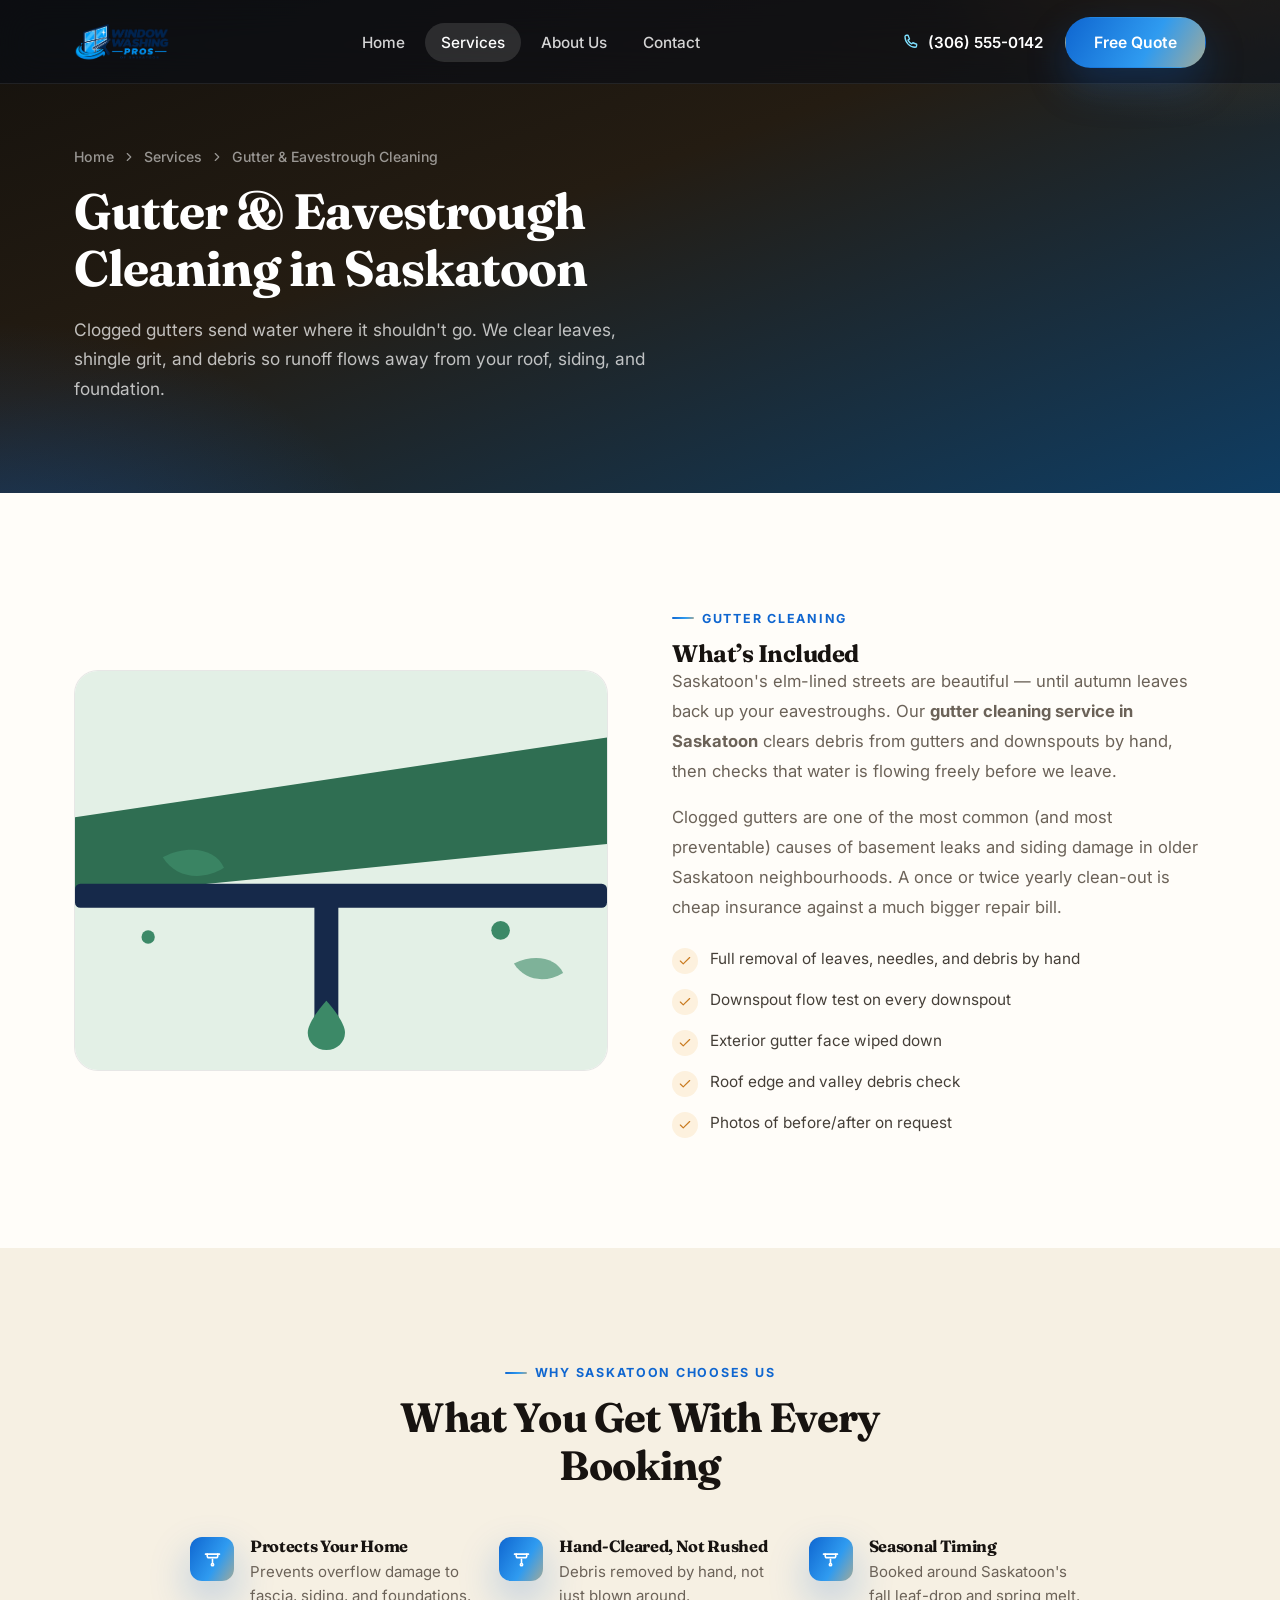
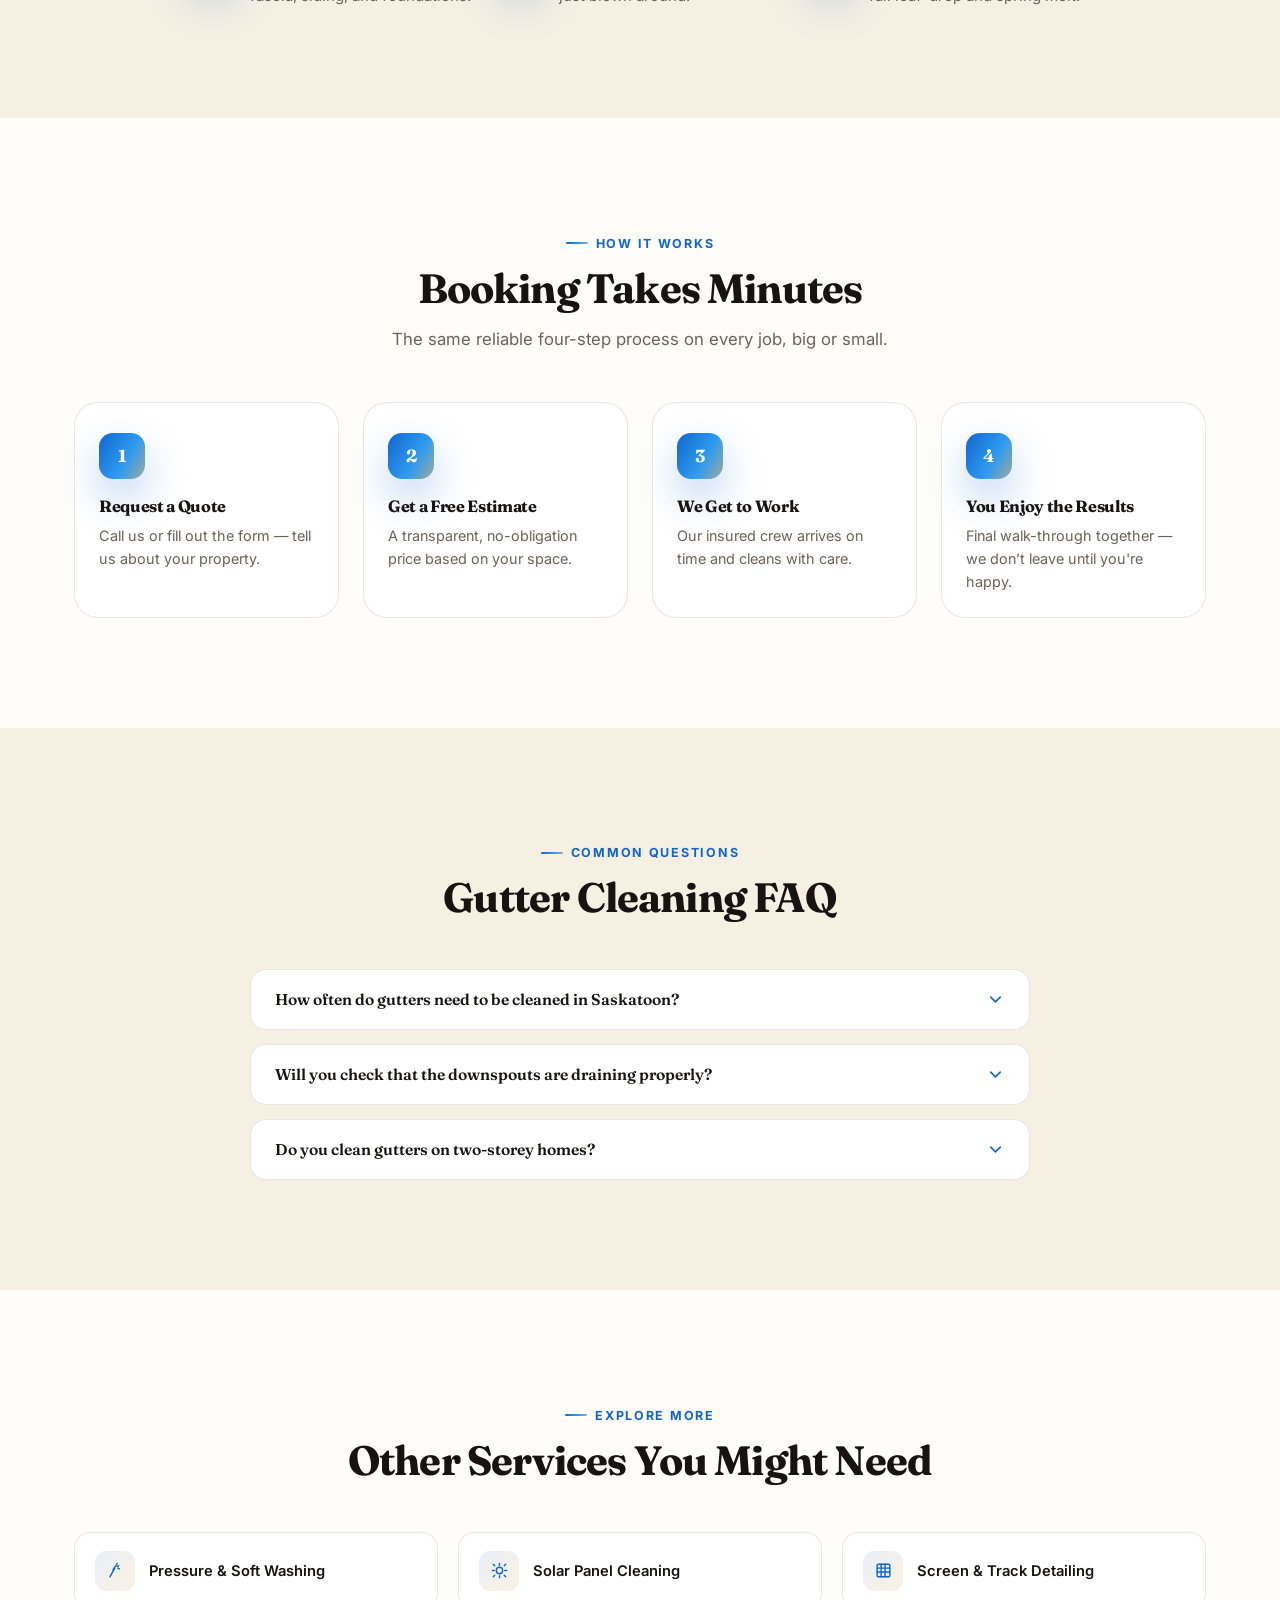
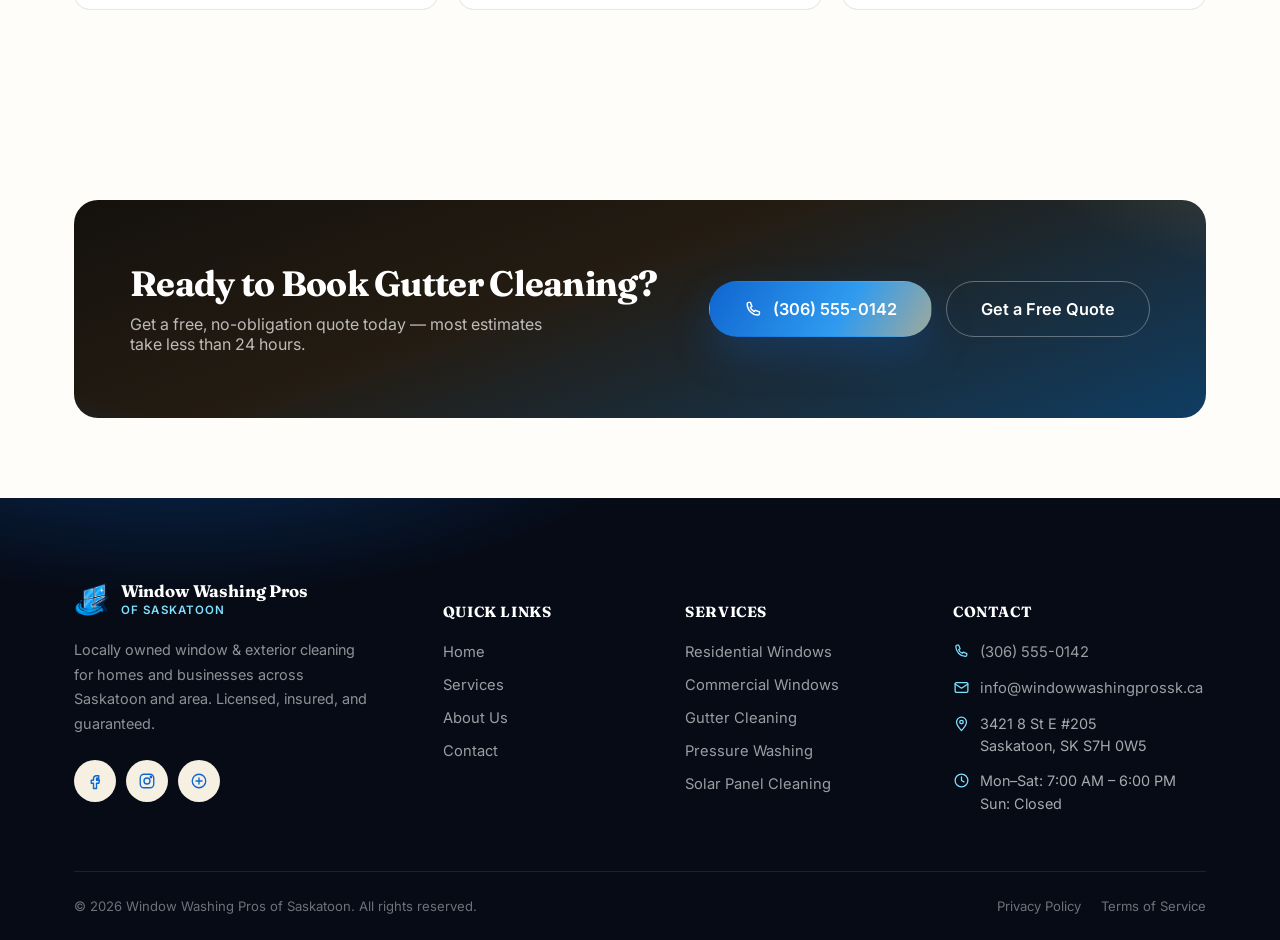
<file: services/gutter-cleaning.html>
<!DOCTYPE html>
<html lang="en">
<head>
<meta charset="UTF-8">
<meta name="viewport" content="width=device-width, initial-scale=1.0">
<title>Gutter &amp; Eavestrough Cleaning | Window Washing Pros of Saskatoon</title>
<meta name="description" content="Gutter and eavestrough cleaning in Saskatoon. Full debris removal and downspout flow checks to protect your roof, siding, and foundation.">
<link rel="canonical" href="https://www.windowwashingprossk.ca/services/gutter-cleaning.html">

<link rel="icon" type="image/png" sizes="32x32" href="../assets/favicon-32.png">
<link rel="icon" type="image/png" sizes="16x16" href="../assets/favicon-16.png">
<link rel="apple-touch-icon" sizes="180x180" href="../assets/apple-touch-icon.png">
<link rel="shortcut icon" href="../assets/favicon.ico">

<link rel="preconnect" href="https://fonts.googleapis.com">
<link rel="preconnect" href="https://fonts.gstatic.com" crossorigin>
<link href="https://fonts.googleapis.com/css2?family=Inter:wght@400;500;600;700&amp;family=Fraunces:opsz,wght@9..144,500;9..144,600;9..144,700&amp;display=swap" rel="stylesheet">

<link rel="stylesheet" href="../css/style.css">

<script type="application/ld+json">
{
  "@context": "https://schema.org",
  "@type": "Service",
  "serviceType": "Gutter Cleaning",
  "provider": {
    "@type": "LocalBusiness",
    "name": "Window Washing Pros of Saskatoon",
    "telephone": "+13065550142",
    "email": "info@windowwashingprossk.ca",
    "address": {
      "@type": "PostalAddress",
      "streetAddress": "3421 8 St E #205",
      "addressLocality": "Saskatoon",
      "addressRegion": "SK",
      "postalCode": "S7H 0W5",
      "addressCountry": "CA"
    }
  },
  "areaServed": {
    "@type": "City",
    "name": "Saskatoon"
  },
  "description": "Gutter and eavestrough cleaning in Saskatoon. Full debris removal and downspout flow checks to protect your roof, siding, and foundation."
}
</script>
</head>
<body class="no-hero">

<!-- ========================= HEADER ========================= -->
<header class="site-header">
  <div class="header-inner">
    <a href="../index.html" class="brand">
      <img src="../assets/logo-full.png" alt="Window Washing Pros of Saskatoon">
    </a>

    <nav class="main-nav" id="main-nav">
      <a href="../index.html">Home</a>
      <a href="../services.html" class="active">Services</a>
      <a href="../about.html">About Us</a>
      <a href="../contact.html">Contact</a>
    </nav>

    <div class="header-actions">
      <a href="tel:+13065550142" class="header-phone">
        <svg viewBox="0 0 24 24" fill="none" stroke="currentColor" stroke-width="1.8" stroke-linecap="round" stroke-linejoin="round"><path d="M4 5c0-1 .8-2 2-2h2l2 5-2 1.5c1 2.3 2.7 4 5 5L14.5 13l5 2v2c0 1.1-.9 2-2 2C10.5 19 4 12.5 4 5z"/></svg>
        <span>(306) 555-0142</span>
      </a>
      <a href="../contact.html" class="btn btn-primary">Free Quote</a>
      <button class="nav-toggle" id="nav-toggle" aria-label="Toggle menu">
        <svg class="icon-menu" viewBox="0 0 24 24" fill="none" stroke="currentColor" stroke-width="1.8" stroke-linecap="round" stroke-linejoin="round"><path d="M4 6h16M4 12h16M4 18h16"/></svg>
        <svg class="icon-close" viewBox="0 0 24 24" fill="none" stroke="currentColor" stroke-width="1.8" stroke-linecap="round" stroke-linejoin="round"><path d="M6 6l12 12M18 6L6 18"/></svg>
      </button>
    </div>
  </div>
</header>

<!-- ========================= PAGE HERO ========================= -->
<section class="page-hero">
  <div class="container">
    <div class="breadcrumb">
      <a href="../index.html">Home</a>
      <svg viewBox="0 0 24 24" fill="none" stroke="currentColor" stroke-width="2" stroke-linecap="round" stroke-linejoin="round"><path d="M9 6l6 6-6 6"/></svg>
      <a href="../services.html">Services</a>
      <svg viewBox="0 0 24 24" fill="none" stroke="currentColor" stroke-width="2" stroke-linecap="round" stroke-linejoin="round"><path d="M9 6l6 6-6 6"/></svg>
      <span>Gutter &amp; Eavestrough Cleaning</span>
    </div>
    <h1>Gutter &amp; Eavestrough Cleaning in Saskatoon</h1>
    <p>Clogged gutters send water where it shouldn't go. We clear leaves, shingle grit, and debris so runoff flows away from your roof, siding, and foundation.</p>
  </div>
</section>

<!-- ========================= INTRO + COVER ========================= -->
<section class="section">
  <div class="container">
    <div class="split">
      <div class="split-visual reveal">
        <div class="hub-card" style="pointer-events:none;">
          <div class="cover-media"><svg viewBox="0 0 400 300" xmlns="http://www.w3.org/2000/svg">
<rect width="400" height="300" fill="#e3f0e6"/>
<polygon points="0,110 400,50 400,130 0,170" fill="#2f6e52"/>
<rect x="0" y="160" width="400" height="18" rx="4" fill="#16294a"/>
<rect x="180" y="175" width="18" height="95" fill="#16294a"/>
<path d="M189 285c-8 0-14-6-14-13 0-9 14-24 14-24s14 15 14 24c0 7-6 13-14 13z" fill="#3c8967"/>
<circle cx="320" cy="195" r="7" fill="#3c8967"/>
<circle cx="55" cy="200" r="5" fill="#3c8967"/>
<path d="M66 140c20-10 40-6 46 8-16 10-36 8-46-8z" fill="#3c8967" opacity="0.85"/>
<path d="M330 220c16-8 32-4 37 7-13 8-29 6-37-7z" fill="#3c8967" opacity="0.6"/>
</svg></div>
        </div>
      </div>
      <div class="reveal">
        <div class="eyebrow">Gutter Cleaning</div>
        <h2>What&rsquo;s Included</h2>
          <p style="color:var(--slate-500); font-size:1.04rem; line-height:1.8;">Saskatoon's elm-lined streets are beautiful &mdash; until autumn leaves back up your eavestroughs. Our <strong>gutter cleaning service in Saskatoon</strong> clears debris from gutters and downspouts by hand, then checks that water is flowing freely before we leave.</p>
          <p style="color:var(--slate-500); font-size:1.04rem; line-height:1.8; margin-top:16px;">Clogged gutters are one of the most common (and most preventable) causes of basement leaks and siding damage in older Saskatoon neighbourhoods. A once or twice yearly clean-out is cheap insurance against a much bigger repair bill.</p>
        <ul class="checklist" style="margin-top:24px;">
          <li><span class="ck-icon"><svg viewBox="0 0 24 24" fill="none" stroke="currentColor" stroke-width="2" stroke-linecap="round" stroke-linejoin="round"><path d="M4 12l5 5L20 6"/></svg></span>Full removal of leaves, needles, and debris by hand</li>
          <li><span class="ck-icon"><svg viewBox="0 0 24 24" fill="none" stroke="currentColor" stroke-width="2" stroke-linecap="round" stroke-linejoin="round"><path d="M4 12l5 5L20 6"/></svg></span>Downspout flow test on every downspout</li>
          <li><span class="ck-icon"><svg viewBox="0 0 24 24" fill="none" stroke="currentColor" stroke-width="2" stroke-linecap="round" stroke-linejoin="round"><path d="M4 12l5 5L20 6"/></svg></span>Exterior gutter face wiped down</li>
          <li><span class="ck-icon"><svg viewBox="0 0 24 24" fill="none" stroke="currentColor" stroke-width="2" stroke-linecap="round" stroke-linejoin="round"><path d="M4 12l5 5L20 6"/></svg></span>Roof edge and valley debris check</li>
          <li><span class="ck-icon"><svg viewBox="0 0 24 24" fill="none" stroke="currentColor" stroke-width="2" stroke-linecap="round" stroke-linejoin="round"><path d="M4 12l5 5L20 6"/></svg></span>Photos of before/after on request</li>
        </ul>
      </div>
    </div>
  </div>
</section>

<!-- ========================= WHY US ========================= -->
<section class="section section-alt">
  <div class="container">
    <div class="section-head center reveal">
      <div class="eyebrow">Why Saskatoon Chooses Us</div>
      <h2>What You Get With Every Booking</h2>
    </div>
    <div class="feature-list" style="max-width:900px; margin-inline:auto; display:grid; grid-template-columns:repeat(3,1fr); gap:28px;">
          <div class="feature-item">
            <span class="fi-icon"><svg viewBox="0 0 24 24" fill="none" stroke="currentColor" stroke-width="1.8" stroke-linecap="round" stroke-linejoin="round"><path d="M4 7h16"/><path d="M6 7v2a2 2 0 0 0 2 2h8a2 2 0 0 0 2-2V7"/><path d="M12 13v4"/><circle cx="12" cy="19" r="1.3"/></svg></span>
            <div>
              <h4>Protects Your Home</h4>
              <p>Prevents overflow damage to fascia, siding, and foundations.</p>
            </div>
          </div>
          <div class="feature-item">
            <span class="fi-icon"><svg viewBox="0 0 24 24" fill="none" stroke="currentColor" stroke-width="1.8" stroke-linecap="round" stroke-linejoin="round"><path d="M4 7h16"/><path d="M6 7v2a2 2 0 0 0 2 2h8a2 2 0 0 0 2-2V7"/><path d="M12 13v4"/><circle cx="12" cy="19" r="1.3"/></svg></span>
            <div>
              <h4>Hand-Cleared, Not Rushed</h4>
              <p>Debris removed by hand, not just blown around.</p>
            </div>
          </div>
          <div class="feature-item">
            <span class="fi-icon"><svg viewBox="0 0 24 24" fill="none" stroke="currentColor" stroke-width="1.8" stroke-linecap="round" stroke-linejoin="round"><path d="M4 7h16"/><path d="M6 7v2a2 2 0 0 0 2 2h8a2 2 0 0 0 2-2V7"/><path d="M12 13v4"/><circle cx="12" cy="19" r="1.3"/></svg></span>
            <div>
              <h4>Seasonal Timing</h4>
              <p>Booked around Saskatoon's fall leaf-drop and spring melt.</p>
            </div>
          </div>
    </div>
  </div>
</section>

<!-- ========================= PROCESS ========================= -->
<section class="section">
  <div class="container">
    <div class="section-head center reveal">
      <div class="eyebrow">How It Works</div>
      <h2>Booking Takes Minutes</h2>
      <p>The same reliable four-step process on every job, big or small.</p>
    </div>
    <div class="steps">
      <div class="step reveal">
        <div class="step-num">1</div>
        <h4>Request a Quote</h4>
        <p>Call us or fill out the form &mdash; tell us about your property.</p>
      </div>
      <div class="step reveal">
        <div class="step-num">2</div>
        <h4>Get a Free Estimate</h4>
        <p>A transparent, no-obligation price based on your space.</p>
      </div>
      <div class="step reveal">
        <div class="step-num">3</div>
        <h4>We Get to Work</h4>
        <p>Our insured crew arrives on time and cleans with care.</p>
      </div>
      <div class="step reveal">
        <div class="step-num">4</div>
        <h4>You Enjoy the Results</h4>
        <p>Final walk-through together &mdash; we don&rsquo;t leave until you're happy.</p>
      </div>
    </div>
  </div>
</section>

<!-- ========================= FAQ ========================= -->
<section class="section section-alt">
  <div class="container">
    <div class="section-head center reveal">
      <div class="eyebrow">Common Questions</div>
      <h2>Gutter Cleaning FAQ</h2>
    </div>
    <div class="faq-list reveal">
      <div class="faq-item">
        <button class="faq-question">
          How often do gutters need to be cleaned in Saskatoon?
          <svg viewBox="0 0 24 24" fill="none" stroke="currentColor" stroke-width="2" stroke-linecap="round" stroke-linejoin="round"><path d="M6 9l6 6 6-6"/></svg>
        </button>
        <div class="faq-answer">
          <div class="faq-answer-inner">Most homes benefit from two cleanings a year &mdash; once in late fall after leaves have dropped, and once in spring after snowmelt.</div>
        </div>
      </div>
      <div class="faq-item">
        <button class="faq-question">
          Will you check that the downspouts are draining properly?
          <svg viewBox="0 0 24 24" fill="none" stroke="currentColor" stroke-width="2" stroke-linecap="round" stroke-linejoin="round"><path d="M6 9l6 6 6-6"/></svg>
        </button>
        <div class="faq-answer">
          <div class="faq-answer-inner">Yes, we run water through every downspout to confirm it's flowing freely before we consider the job done.</div>
        </div>
      </div>
      <div class="faq-item">
        <button class="faq-question">
          Do you clean gutters on two-storey homes?
          <svg viewBox="0 0 24 24" fill="none" stroke="currentColor" stroke-width="2" stroke-linecap="round" stroke-linejoin="round"><path d="M6 9l6 6 6-6"/></svg>
        </button>
        <div class="faq-answer">
          <div class="faq-answer-inner">Yes, our crews are equipped with ladders and safety gear rated for two-storey Saskatoon homes.</div>
        </div>
      </div>
    </div>
  </div>
</section>

<!-- ========================= RELATED SERVICES ========================= -->
<section class="section">
  <div class="container">
    <div class="section-head center reveal">
      <div class="eyebrow">Explore More</div>
      <h2>Other Services You Might Need</h2>
    </div>
    <div class="related-grid reveal">
      <a href="pressure-washing.html" class="related-card">
        <span class="rc-icon"><svg viewBox="0 0 24 24" fill="none" stroke="currentColor" stroke-width="1.8" stroke-linecap="round" stroke-linejoin="round"><path d="M5 20l6-11"/><path d="M9 11l3-5"/><path d="M14 7l2-1M15 9l2 1M13 5l1-2"/></svg></span>
        <span>Pressure &amp; Soft Washing</span>
      </a>
      <a href="solar-panel-cleaning.html" class="related-card">
        <span class="rc-icon"><svg viewBox="0 0 24 24" fill="none" stroke="currentColor" stroke-width="1.8" stroke-linecap="round" stroke-linejoin="round"><circle cx="12" cy="12" r="4"/><path d="M12 3v2.5M12 18.5V21M4.2 4.2l1.8 1.8M18 18l1.8 1.8M3 12h2.5M18.5 12H21M4.2 19.8L6 18M18 6l1.8-1.8"/></svg></span>
        <span>Solar Panel Cleaning</span>
      </a>
      <a href="screen-track-cleaning.html" class="related-card">
        <span class="rc-icon"><svg viewBox="0 0 24 24" fill="none" stroke="currentColor" stroke-width="1.8" stroke-linecap="round" stroke-linejoin="round"><rect x="4" y="4" width="16" height="16" rx="1.5"/><path d="M4 9h16M4 14h16M9 4v16M14 4v16"/></svg></span>
        <span>Screen &amp; Track Detailing</span>
      </a>
    </div>
  </div>
</section>

<!-- ========================= CTA BANNER ========================= -->
<section class="section-sm">
  <div class="container">
    <div class="cta-banner reveal">
      <div>
        <h2>Ready to Book Gutter Cleaning?</h2>
        <p>Get a free, no-obligation quote today &mdash; most estimates take less than 24 hours.</p>
      </div>
      <div class="cta-actions">
        <a href="tel:+13065550142" class="btn btn-primary btn-lg">
          <svg viewBox="0 0 24 24" fill="none" stroke="currentColor" stroke-width="1.8" stroke-linecap="round" stroke-linejoin="round"><path d="M4 5c0-1 .8-2 2-2h2l2 5-2 1.5c1 2.3 2.7 4 5 5L14.5 13l5 2v2c0 1.1-.9 2-2 2C10.5 19 4 12.5 4 5z"/></svg>
          (306) 555-0142
        </a>
        <a href="../contact.html" class="btn btn-ghost btn-lg">Get a Free Quote</a>
      </div>
    </div>
  </div>
</section>

<!-- ========================= FOOTER ========================= -->
<footer class="site-footer">
  <div class="container">
    <div class="footer-inner">
      <div class="footer-col">
        <div class="footer-brand">
          <img src="../assets/logo-icon.png" alt="Window Washing Pros of Saskatoon icon">
          <div class="fb-text">
            <strong>Window Washing Pros</strong>
            <span>Of Saskatoon</span>
          </div>
        </div>
        <p class="blurb">
          Locally owned window &amp; exterior cleaning for homes and businesses across
          Saskatoon and area. Licensed, insured, and guaranteed.
        </p>
        <div class="social-row">
          <a href="#" aria-label="Facebook">
            <svg viewBox="0 0 24 24" fill="none" stroke="currentColor" stroke-width="1.8" stroke-linecap="round" stroke-linejoin="round"><path d="M14 9h3V5h-3c-2.2 0-4 1.8-4 4v2H7v4h3v7h4v-7h3l1-4h-4V9c0-.6.4-1 1-1z"/></svg>
          </a>
          <a href="#" aria-label="Instagram">
            <svg viewBox="0 0 24 24" fill="none" stroke="currentColor" stroke-width="1.8" stroke-linecap="round" stroke-linejoin="round"><rect x="3" y="3" width="18" height="18" rx="5"/><circle cx="12" cy="12" r="4"/><circle cx="17.3" cy="6.7" r="1"/></svg>
          </a>
          <a href="#" aria-label="Google Reviews">
            <svg viewBox="0 0 24 24" fill="none" stroke="currentColor" stroke-width="1.8" stroke-linecap="round" stroke-linejoin="round"><circle cx="12" cy="12" r="9"/><path d="M8 12h8M12 8v8"/></svg>
          </a>
        </div>
      </div>

      <div class="footer-col">
        <h5>Quick Links</h5>
        <ul>
          <li><a href="../index.html">Home</a></li>
          <li><a href="../services.html">Services</a></li>
          <li><a href="../about.html">About Us</a></li>
          <li><a href="../contact.html">Contact</a></li>
        </ul>
      </div>

      <div class="footer-col">
        <h5>Services</h5>
        <ul>
          <li><a href="residential-window-cleaning.html">Residential Windows</a></li>
          <li><a href="commercial-window-cleaning.html">Commercial Windows</a></li>
          <li><a href="gutter-cleaning.html">Gutter Cleaning</a></li>
          <li><a href="pressure-washing.html">Pressure Washing</a></li>
          <li><a href="solar-panel-cleaning.html">Solar Panel Cleaning</a></li>
        </ul>
      </div>

      <div class="footer-col">
        <h5>Contact</h5>
        <ul class="footer-contact">
          <li>
            <svg viewBox="0 0 24 24" fill="none" stroke="currentColor" stroke-width="1.8" stroke-linecap="round" stroke-linejoin="round"><path d="M4 5c0-1 .8-2 2-2h2l2 5-2 1.5c1 2.3 2.7 4 5 5L14.5 13l5 2v2c0 1.1-.9 2-2 2C10.5 19 4 12.5 4 5z"/></svg>
            <a href="tel:+13065550142">(306) 555-0142</a>
          </li>
          <li>
            <svg viewBox="0 0 24 24" fill="none" stroke="currentColor" stroke-width="1.8" stroke-linecap="round" stroke-linejoin="round"><rect x="3" y="5" width="18" height="14" rx="2"/><path d="M3 7l9 6 9-6"/></svg>
            <a href="mailto:info@windowwashingprossk.ca">info@windowwashingprossk.ca</a>
          </li>
          <li>
            <svg viewBox="0 0 24 24" fill="none" stroke="currentColor" stroke-width="1.8" stroke-linecap="round" stroke-linejoin="round"><path d="M12 22s7-7.2 7-12a7 7 0 1 0-14 0c0 4.8 7 12 7 12z"/><circle cx="12" cy="10" r="2.5"/></svg>
            <span>3421 8 St E #205<br>Saskatoon, SK S7H 0W5</span>
          </li>
          <li>
            <svg viewBox="0 0 24 24" fill="none" stroke="currentColor" stroke-width="1.8" stroke-linecap="round" stroke-linejoin="round"><circle cx="12" cy="12" r="9"/><path d="M12 7v5l3.5 2"/></svg>
            <span>Mon&ndash;Sat: 7:00 AM &ndash; 6:00 PM<br>Sun: Closed</span>
          </li>
        </ul>
      </div>
    </div>

    <div class="footer-bottom">
      <p>&copy; <span id="year"></span> Window Washing Pros of Saskatoon. All rights reserved.</p>
      <div class="footer-legal">
        <a href="#">Privacy Policy</a>
        <a href="#">Terms of Service</a>
      </div>
    </div>
  </div>
</footer>

<script src="../js/script.js"></script>
</body>
</html>
</file>
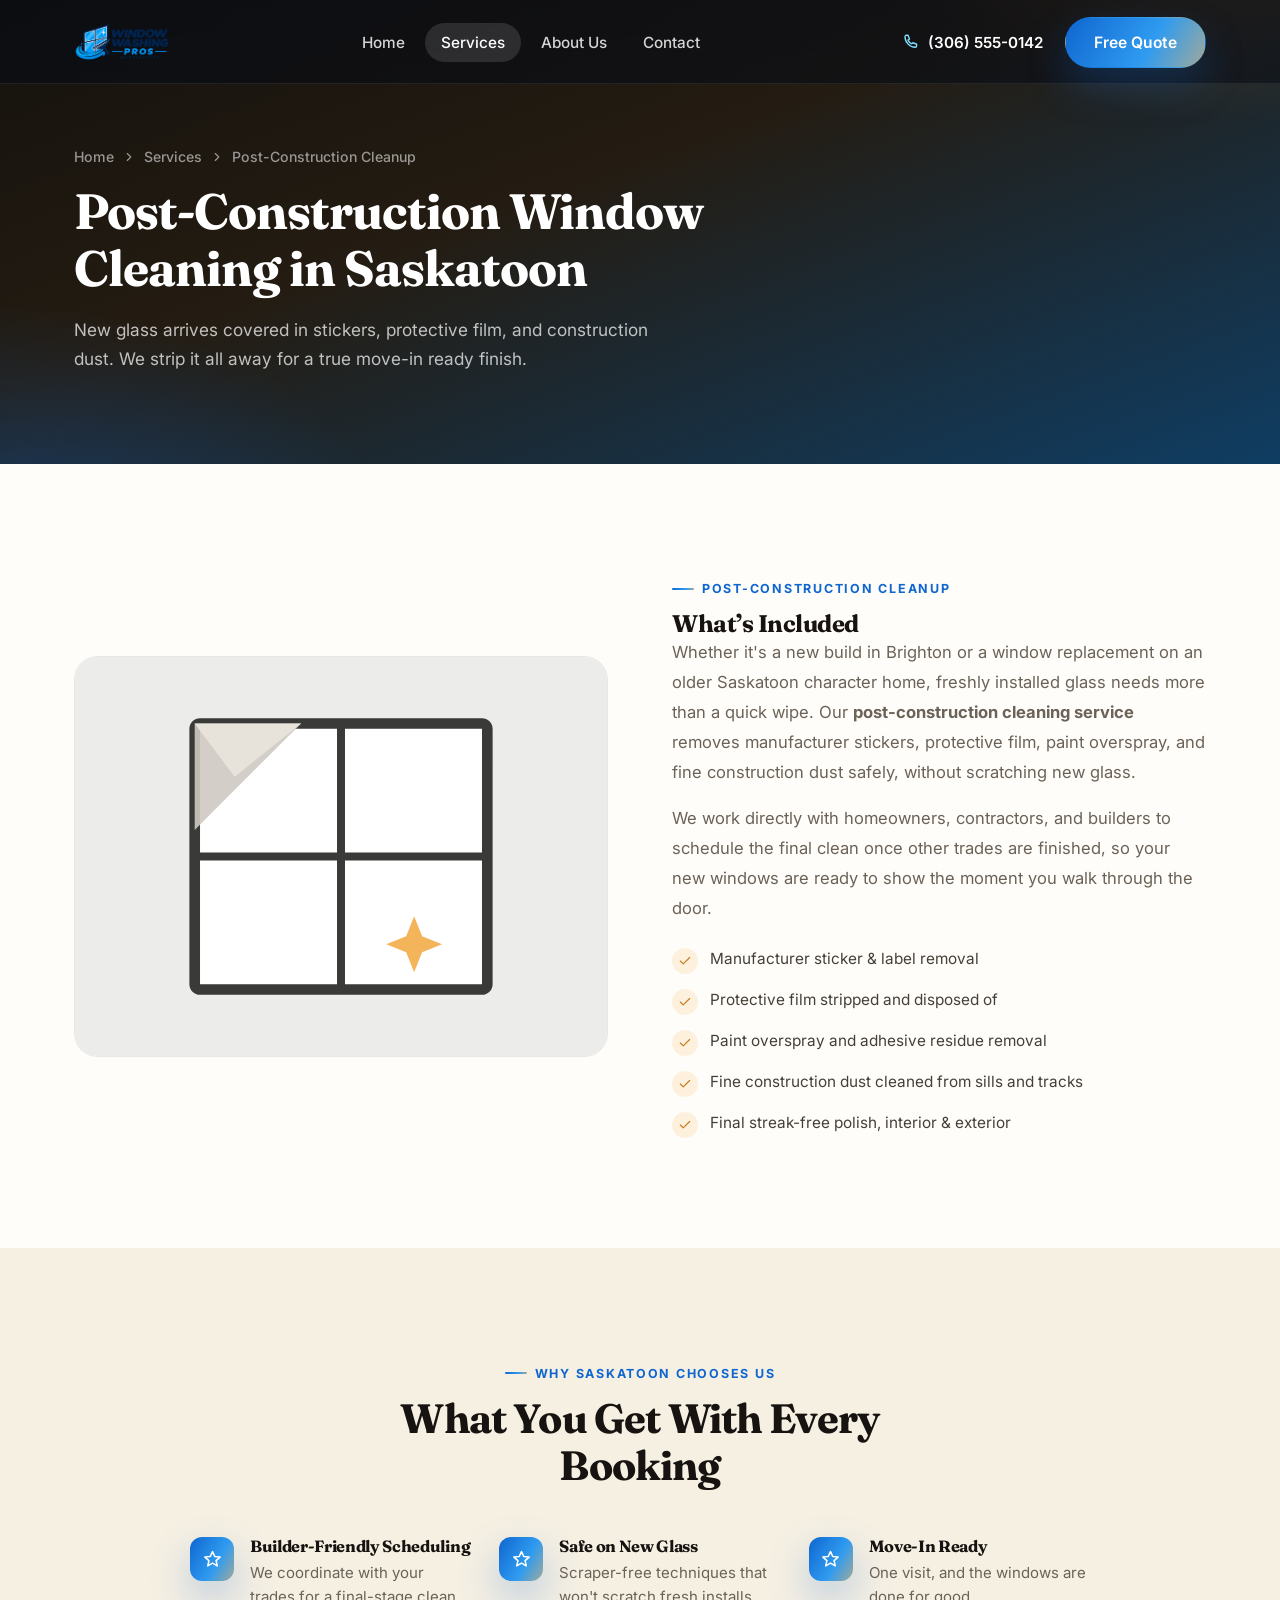
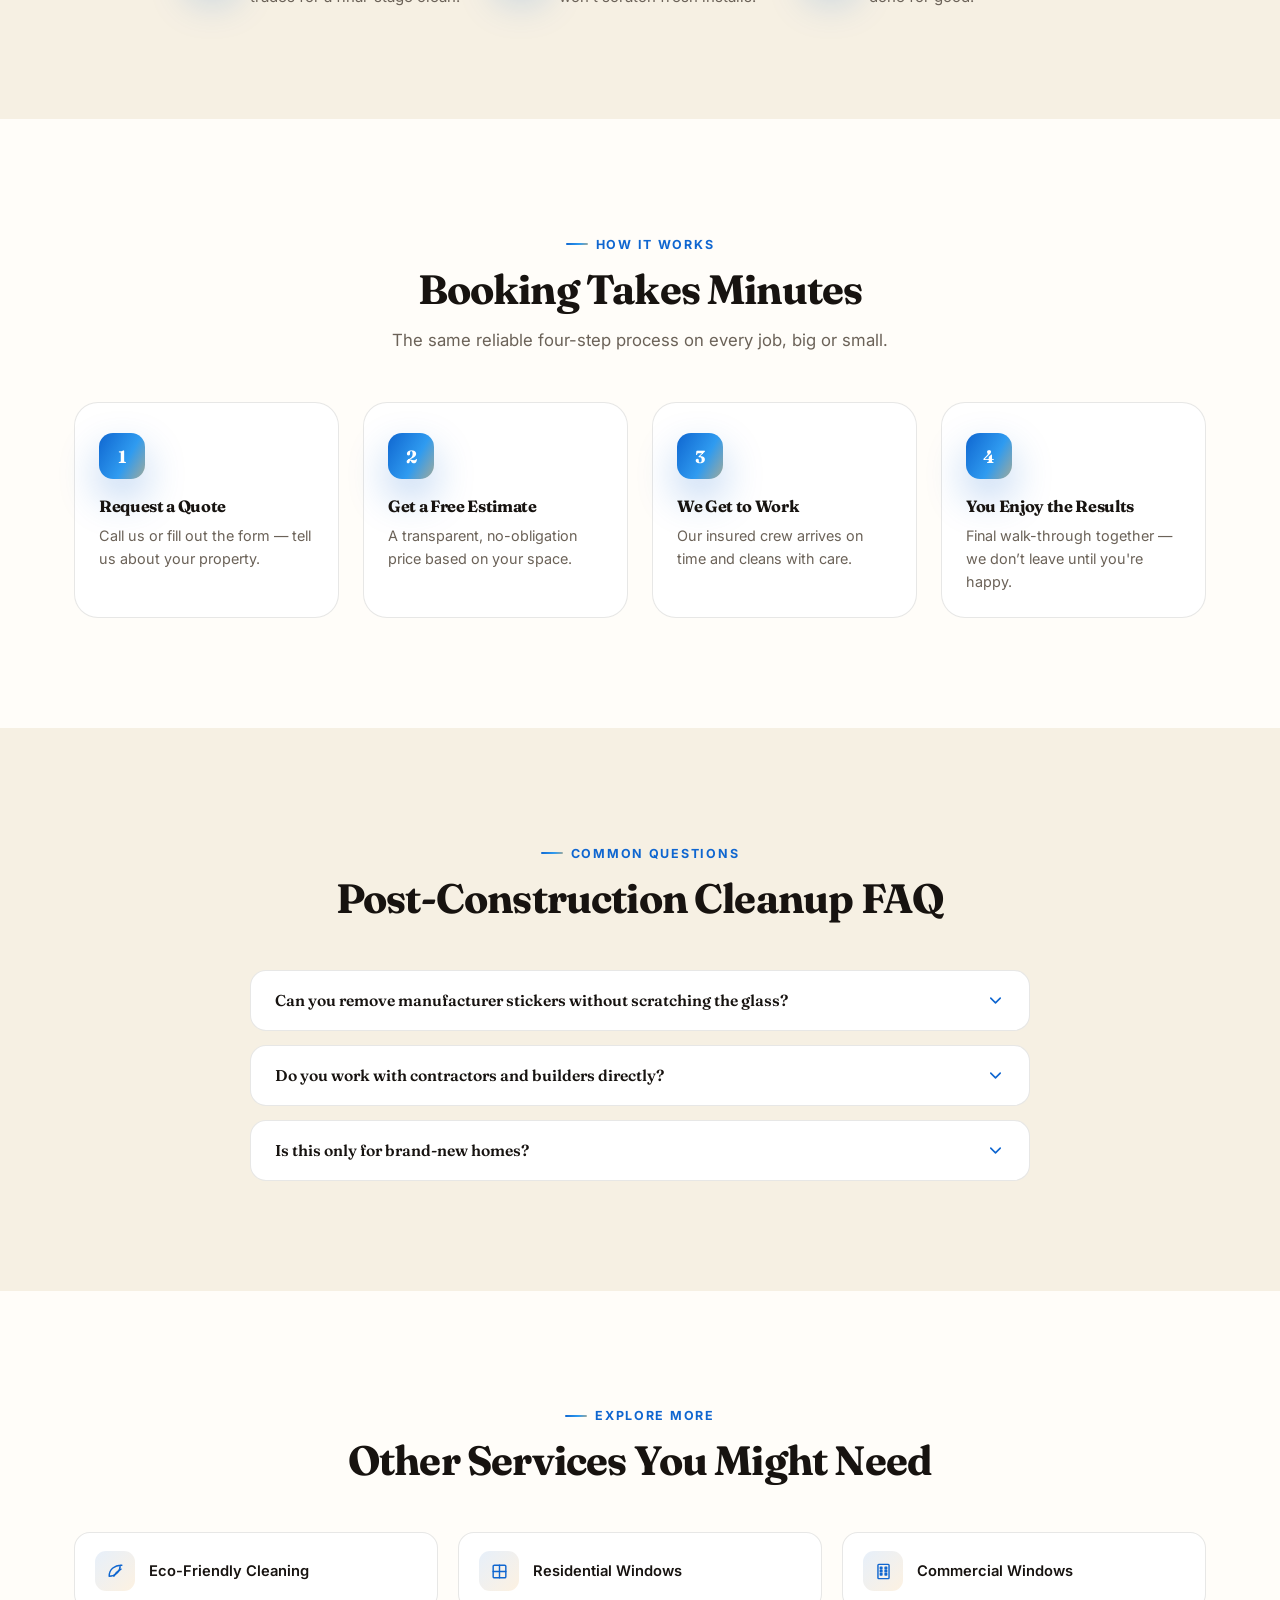
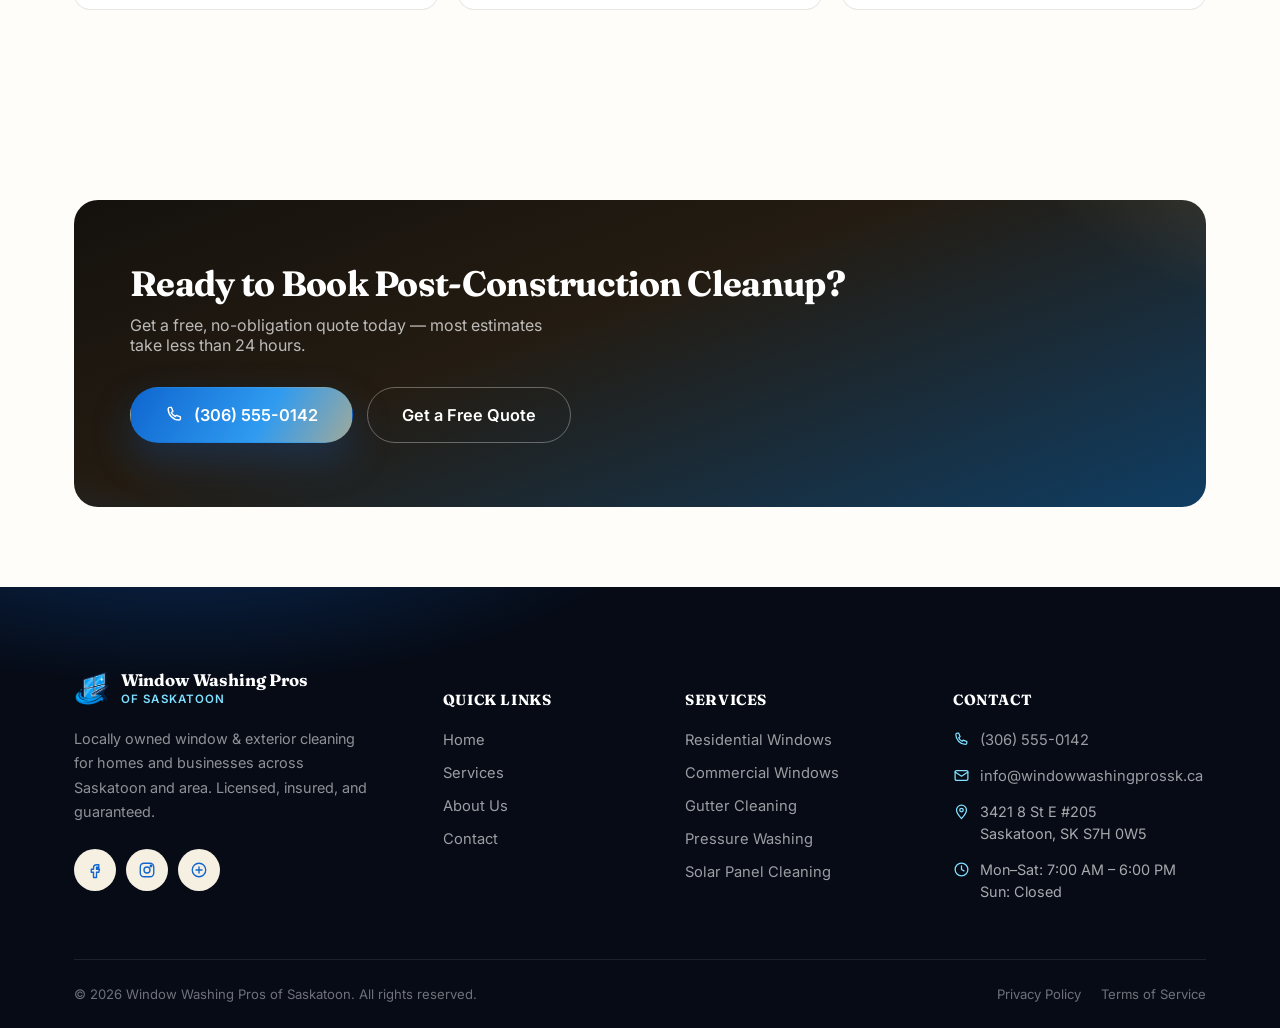
<file: services/post-construction-cleanup.html>
<!DOCTYPE html>
<html lang="en">
<head>
<meta charset="UTF-8">
<meta name="viewport" content="width=device-width, initial-scale=1.0">
<title>Post-Construction Cleanup | Window Washing Pros of Saskatoon</title>
<meta name="description" content="Post-construction window cleaning in Saskatoon. Sticker, film, and paint overspray removal for new builds and renovations. Move-in ready finish.">
<link rel="canonical" href="https://www.windowwashingprossk.ca/services/post-construction-cleanup.html">

<link rel="icon" type="image/png" sizes="32x32" href="../assets/favicon-32.png">
<link rel="icon" type="image/png" sizes="16x16" href="../assets/favicon-16.png">
<link rel="apple-touch-icon" sizes="180x180" href="../assets/apple-touch-icon.png">
<link rel="shortcut icon" href="../assets/favicon.ico">

<link rel="preconnect" href="https://fonts.googleapis.com">
<link rel="preconnect" href="https://fonts.gstatic.com" crossorigin>
<link href="https://fonts.googleapis.com/css2?family=Inter:wght@400;500;600;700&amp;family=Fraunces:opsz,wght@9..144,500;9..144,600;9..144,700&amp;display=swap" rel="stylesheet">

<link rel="stylesheet" href="../css/style.css">

<script type="application/ld+json">
{
  "@context": "https://schema.org",
  "@type": "Service",
  "serviceType": "Post-Construction Cleanup",
  "provider": {
    "@type": "LocalBusiness",
    "name": "Window Washing Pros of Saskatoon",
    "telephone": "+13065550142",
    "email": "info@windowwashingprossk.ca",
    "address": {
      "@type": "PostalAddress",
      "streetAddress": "3421 8 St E #205",
      "addressLocality": "Saskatoon",
      "addressRegion": "SK",
      "postalCode": "S7H 0W5",
      "addressCountry": "CA"
    }
  },
  "areaServed": {
    "@type": "City",
    "name": "Saskatoon"
  },
  "description": "Post-construction window cleaning in Saskatoon. Sticker, film, and paint overspray removal for new builds and renovations. Move-in ready finish."
}
</script>
</head>
<body class="no-hero">

<!-- ========================= HEADER ========================= -->
<header class="site-header">
  <div class="header-inner">
    <a href="../index.html" class="brand">
      <img src="../assets/logo-full.png" alt="Window Washing Pros of Saskatoon">
    </a>

    <nav class="main-nav" id="main-nav">
      <a href="../index.html">Home</a>
      <a href="../services.html" class="active">Services</a>
      <a href="../about.html">About Us</a>
      <a href="../contact.html">Contact</a>
    </nav>

    <div class="header-actions">
      <a href="tel:+13065550142" class="header-phone">
        <svg viewBox="0 0 24 24" fill="none" stroke="currentColor" stroke-width="1.8" stroke-linecap="round" stroke-linejoin="round"><path d="M4 5c0-1 .8-2 2-2h2l2 5-2 1.5c1 2.3 2.7 4 5 5L14.5 13l5 2v2c0 1.1-.9 2-2 2C10.5 19 4 12.5 4 5z"/></svg>
        <span>(306) 555-0142</span>
      </a>
      <a href="../contact.html" class="btn btn-primary">Free Quote</a>
      <button class="nav-toggle" id="nav-toggle" aria-label="Toggle menu">
        <svg class="icon-menu" viewBox="0 0 24 24" fill="none" stroke="currentColor" stroke-width="1.8" stroke-linecap="round" stroke-linejoin="round"><path d="M4 6h16M4 12h16M4 18h16"/></svg>
        <svg class="icon-close" viewBox="0 0 24 24" fill="none" stroke="currentColor" stroke-width="1.8" stroke-linecap="round" stroke-linejoin="round"><path d="M6 6l12 12M18 6L6 18"/></svg>
      </button>
    </div>
  </div>
</header>

<!-- ========================= PAGE HERO ========================= -->
<section class="page-hero">
  <div class="container">
    <div class="breadcrumb">
      <a href="../index.html">Home</a>
      <svg viewBox="0 0 24 24" fill="none" stroke="currentColor" stroke-width="2" stroke-linecap="round" stroke-linejoin="round"><path d="M9 6l6 6-6 6"/></svg>
      <a href="../services.html">Services</a>
      <svg viewBox="0 0 24 24" fill="none" stroke="currentColor" stroke-width="2" stroke-linecap="round" stroke-linejoin="round"><path d="M9 6l6 6-6 6"/></svg>
      <span>Post-Construction Cleanup</span>
    </div>
    <h1>Post-Construction Window Cleaning in Saskatoon</h1>
    <p>New glass arrives covered in stickers, protective film, and construction dust. We strip it all away for a true move-in ready finish.</p>
  </div>
</section>

<!-- ========================= INTRO + COVER ========================= -->
<section class="section">
  <div class="container">
    <div class="split">
      <div class="split-visual reveal">
        <div class="hub-card" style="pointer-events:none;">
          <div class="cover-media"><svg viewBox="0 0 400 300" xmlns="http://www.w3.org/2000/svg">
<rect width="400" height="300" fill="#ececeb"/>
<rect x="90" y="50" width="220" height="200" rx="4" fill="#ffffff" stroke="#3a3a38" stroke-width="8"/>
<line x1="200" y1="50" x2="200" y2="250" stroke="#3a3a38" stroke-width="6"/>
<line x1="90" y1="150" x2="310" y2="150" stroke="#3a3a38" stroke-width="6"/>
<path d="M90 50 L170 50 L90 130 Z" fill="#cfcac2" opacity="0.9"/>
<path d="M90 50 L170 50 L120 90 Z" fill="#e7e3db"/>
<path d="M255 195l6 15 15 6-15 6-6 15-6-15-15-6 15-6z" fill="#f4b45a"/>
</svg></div>
        </div>
      </div>
      <div class="reveal">
        <div class="eyebrow">Post-Construction Cleanup</div>
        <h2>What&rsquo;s Included</h2>
          <p style="color:var(--slate-500); font-size:1.04rem; line-height:1.8;">Whether it's a new build in Brighton or a window replacement on an older Saskatoon character home, freshly installed glass needs more than a quick wipe. Our <strong>post-construction cleaning service</strong> removes manufacturer stickers, protective film, paint overspray, and fine construction dust safely, without scratching new glass.</p>
          <p style="color:var(--slate-500); font-size:1.04rem; line-height:1.8; margin-top:16px;">We work directly with homeowners, contractors, and builders to schedule the final clean once other trades are finished, so your new windows are ready to show the moment you walk through the door.</p>
        <ul class="checklist" style="margin-top:24px;">
          <li><span class="ck-icon"><svg viewBox="0 0 24 24" fill="none" stroke="currentColor" stroke-width="2" stroke-linecap="round" stroke-linejoin="round"><path d="M4 12l5 5L20 6"/></svg></span>Manufacturer sticker &amp; label removal</li>
          <li><span class="ck-icon"><svg viewBox="0 0 24 24" fill="none" stroke="currentColor" stroke-width="2" stroke-linecap="round" stroke-linejoin="round"><path d="M4 12l5 5L20 6"/></svg></span>Protective film stripped and disposed of</li>
          <li><span class="ck-icon"><svg viewBox="0 0 24 24" fill="none" stroke="currentColor" stroke-width="2" stroke-linecap="round" stroke-linejoin="round"><path d="M4 12l5 5L20 6"/></svg></span>Paint overspray and adhesive residue removal</li>
          <li><span class="ck-icon"><svg viewBox="0 0 24 24" fill="none" stroke="currentColor" stroke-width="2" stroke-linecap="round" stroke-linejoin="round"><path d="M4 12l5 5L20 6"/></svg></span>Fine construction dust cleaned from sills and tracks</li>
          <li><span class="ck-icon"><svg viewBox="0 0 24 24" fill="none" stroke="currentColor" stroke-width="2" stroke-linecap="round" stroke-linejoin="round"><path d="M4 12l5 5L20 6"/></svg></span>Final streak-free polish, interior &amp; exterior</li>
        </ul>
      </div>
    </div>
  </div>
</section>

<!-- ========================= WHY US ========================= -->
<section class="section section-alt">
  <div class="container">
    <div class="section-head center reveal">
      <div class="eyebrow">Why Saskatoon Chooses Us</div>
      <h2>What You Get With Every Booking</h2>
    </div>
    <div class="feature-list" style="max-width:900px; margin-inline:auto; display:grid; grid-template-columns:repeat(3,1fr); gap:28px;">
          <div class="feature-item">
            <span class="fi-icon"><svg viewBox="0 0 24 24" fill="none" stroke="currentColor" stroke-width="1.8" stroke-linecap="round" stroke-linejoin="round"><path d="M12 3l2.6 5.6 6.1.6-4.6 4.1 1.3 6-5.4-3.1-5.4 3.1 1.3-6-4.6-4.1 6.1-.6z"/></svg></span>
            <div>
              <h4>Builder-Friendly Scheduling</h4>
              <p>We coordinate with your trades for a final-stage clean.</p>
            </div>
          </div>
          <div class="feature-item">
            <span class="fi-icon"><svg viewBox="0 0 24 24" fill="none" stroke="currentColor" stroke-width="1.8" stroke-linecap="round" stroke-linejoin="round"><path d="M12 3l2.6 5.6 6.1.6-4.6 4.1 1.3 6-5.4-3.1-5.4 3.1 1.3-6-4.6-4.1 6.1-.6z"/></svg></span>
            <div>
              <h4>Safe on New Glass</h4>
              <p>Scraper-free techniques that won't scratch fresh installs.</p>
            </div>
          </div>
          <div class="feature-item">
            <span class="fi-icon"><svg viewBox="0 0 24 24" fill="none" stroke="currentColor" stroke-width="1.8" stroke-linecap="round" stroke-linejoin="round"><path d="M12 3l2.6 5.6 6.1.6-4.6 4.1 1.3 6-5.4-3.1-5.4 3.1 1.3-6-4.6-4.1 6.1-.6z"/></svg></span>
            <div>
              <h4>Move-In Ready</h4>
              <p>One visit, and the windows are done for good.</p>
            </div>
          </div>
    </div>
  </div>
</section>

<!-- ========================= PROCESS ========================= -->
<section class="section">
  <div class="container">
    <div class="section-head center reveal">
      <div class="eyebrow">How It Works</div>
      <h2>Booking Takes Minutes</h2>
      <p>The same reliable four-step process on every job, big or small.</p>
    </div>
    <div class="steps">
      <div class="step reveal">
        <div class="step-num">1</div>
        <h4>Request a Quote</h4>
        <p>Call us or fill out the form &mdash; tell us about your property.</p>
      </div>
      <div class="step reveal">
        <div class="step-num">2</div>
        <h4>Get a Free Estimate</h4>
        <p>A transparent, no-obligation price based on your space.</p>
      </div>
      <div class="step reveal">
        <div class="step-num">3</div>
        <h4>We Get to Work</h4>
        <p>Our insured crew arrives on time and cleans with care.</p>
      </div>
      <div class="step reveal">
        <div class="step-num">4</div>
        <h4>You Enjoy the Results</h4>
        <p>Final walk-through together &mdash; we don&rsquo;t leave until you're happy.</p>
      </div>
    </div>
  </div>
</section>

<!-- ========================= FAQ ========================= -->
<section class="section section-alt">
  <div class="container">
    <div class="section-head center reveal">
      <div class="eyebrow">Common Questions</div>
      <h2>Post-Construction Cleanup FAQ</h2>
    </div>
    <div class="faq-list reveal">
      <div class="faq-item">
        <button class="faq-question">
          Can you remove manufacturer stickers without scratching the glass?
          <svg viewBox="0 0 24 24" fill="none" stroke="currentColor" stroke-width="2" stroke-linecap="round" stroke-linejoin="round"><path d="M6 9l6 6 6-6"/></svg>
        </button>
        <div class="faq-answer">
          <div class="faq-answer-inner">Yes, we use methods that are safe on new glass and won't leave scratches or adhesive residue behind.</div>
        </div>
      </div>
      <div class="faq-item">
        <button class="faq-question">
          Do you work with contractors and builders directly?
          <svg viewBox="0 0 24 24" fill="none" stroke="currentColor" stroke-width="2" stroke-linecap="round" stroke-linejoin="round"><path d="M6 9l6 6 6-6"/></svg>
        </button>
        <div class="faq-answer">
          <div class="faq-answer-inner">Regularly. We're happy to coordinate scheduling directly with your builder or contractor for the final walk-through stage.</div>
        </div>
      </div>
      <div class="faq-item">
        <button class="faq-question">
          Is this only for brand-new homes?
          <svg viewBox="0 0 24 24" fill="none" stroke="currentColor" stroke-width="2" stroke-linecap="round" stroke-linejoin="round"><path d="M6 9l6 6 6-6"/></svg>
        </button>
        <div class="faq-answer">
          <div class="faq-answer-inner">No &mdash; it's just as common after a window replacement, renovation, or addition on an existing home.</div>
        </div>
      </div>
    </div>
  </div>
</section>

<!-- ========================= RELATED SERVICES ========================= -->
<section class="section">
  <div class="container">
    <div class="section-head center reveal">
      <div class="eyebrow">Explore More</div>
      <h2>Other Services You Might Need</h2>
    </div>
    <div class="related-grid reveal">
      <a href="eco-friendly-cleaning.html" class="related-card">
        <span class="rc-icon"><svg viewBox="0 0 24 24" fill="none" stroke="currentColor" stroke-width="1.8" stroke-linecap="round" stroke-linejoin="round"><path d="M20 4C10 4 4 10 4 18c8 0 14-6 14-14z"/><path d="M10 18c2-4 5-7 9-9"/></svg></span>
        <span>Eco-Friendly Cleaning</span>
      </a>
      <a href="residential-window-cleaning.html" class="related-card">
        <span class="rc-icon"><svg viewBox="0 0 24 24" fill="none" stroke="currentColor" stroke-width="1.8" stroke-linecap="round" stroke-linejoin="round"><rect x="4" y="4" width="16" height="16" rx="1.5"/><path d="M12 4v16M4 12h16"/></svg></span>
        <span>Residential Windows</span>
      </a>
      <a href="commercial-window-cleaning.html" class="related-card">
        <span class="rc-icon"><svg viewBox="0 0 24 24" fill="none" stroke="currentColor" stroke-width="1.8" stroke-linecap="round" stroke-linejoin="round"><rect x="5" y="3" width="14" height="18" rx="1"/><rect x="8" y="6.5" width="2" height="2"/><rect x="14" y="6.5" width="2" height="2"/><rect x="8" y="10.5" width="2" height="2"/><rect x="14" y="10.5" width="2" height="2"/><rect x="8" y="14.5" width="2" height="2"/><rect x="14" y="14.5" width="2" height="2"/></svg></span>
        <span>Commercial Windows</span>
      </a>
    </div>
  </div>
</section>

<!-- ========================= CTA BANNER ========================= -->
<section class="section-sm">
  <div class="container">
    <div class="cta-banner reveal">
      <div>
        <h2>Ready to Book Post-Construction Cleanup?</h2>
        <p>Get a free, no-obligation quote today &mdash; most estimates take less than 24 hours.</p>
      </div>
      <div class="cta-actions">
        <a href="tel:+13065550142" class="btn btn-primary btn-lg">
          <svg viewBox="0 0 24 24" fill="none" stroke="currentColor" stroke-width="1.8" stroke-linecap="round" stroke-linejoin="round"><path d="M4 5c0-1 .8-2 2-2h2l2 5-2 1.5c1 2.3 2.7 4 5 5L14.5 13l5 2v2c0 1.1-.9 2-2 2C10.5 19 4 12.5 4 5z"/></svg>
          (306) 555-0142
        </a>
        <a href="../contact.html" class="btn btn-ghost btn-lg">Get a Free Quote</a>
      </div>
    </div>
  </div>
</section>

<!-- ========================= FOOTER ========================= -->
<footer class="site-footer">
  <div class="container">
    <div class="footer-inner">
      <div class="footer-col">
        <div class="footer-brand">
          <img src="../assets/logo-icon.png" alt="Window Washing Pros of Saskatoon icon">
          <div class="fb-text">
            <strong>Window Washing Pros</strong>
            <span>Of Saskatoon</span>
          </div>
        </div>
        <p class="blurb">
          Locally owned window &amp; exterior cleaning for homes and businesses across
          Saskatoon and area. Licensed, insured, and guaranteed.
        </p>
        <div class="social-row">
          <a href="#" aria-label="Facebook">
            <svg viewBox="0 0 24 24" fill="none" stroke="currentColor" stroke-width="1.8" stroke-linecap="round" stroke-linejoin="round"><path d="M14 9h3V5h-3c-2.2 0-4 1.8-4 4v2H7v4h3v7h4v-7h3l1-4h-4V9c0-.6.4-1 1-1z"/></svg>
          </a>
          <a href="#" aria-label="Instagram">
            <svg viewBox="0 0 24 24" fill="none" stroke="currentColor" stroke-width="1.8" stroke-linecap="round" stroke-linejoin="round"><rect x="3" y="3" width="18" height="18" rx="5"/><circle cx="12" cy="12" r="4"/><circle cx="17.3" cy="6.7" r="1"/></svg>
          </a>
          <a href="#" aria-label="Google Reviews">
            <svg viewBox="0 0 24 24" fill="none" stroke="currentColor" stroke-width="1.8" stroke-linecap="round" stroke-linejoin="round"><circle cx="12" cy="12" r="9"/><path d="M8 12h8M12 8v8"/></svg>
          </a>
        </div>
      </div>

      <div class="footer-col">
        <h5>Quick Links</h5>
        <ul>
          <li><a href="../index.html">Home</a></li>
          <li><a href="../services.html">Services</a></li>
          <li><a href="../about.html">About Us</a></li>
          <li><a href="../contact.html">Contact</a></li>
        </ul>
      </div>

      <div class="footer-col">
        <h5>Services</h5>
        <ul>
          <li><a href="residential-window-cleaning.html">Residential Windows</a></li>
          <li><a href="commercial-window-cleaning.html">Commercial Windows</a></li>
          <li><a href="gutter-cleaning.html">Gutter Cleaning</a></li>
          <li><a href="pressure-washing.html">Pressure Washing</a></li>
          <li><a href="solar-panel-cleaning.html">Solar Panel Cleaning</a></li>
        </ul>
      </div>

      <div class="footer-col">
        <h5>Contact</h5>
        <ul class="footer-contact">
          <li>
            <svg viewBox="0 0 24 24" fill="none" stroke="currentColor" stroke-width="1.8" stroke-linecap="round" stroke-linejoin="round"><path d="M4 5c0-1 .8-2 2-2h2l2 5-2 1.5c1 2.3 2.7 4 5 5L14.5 13l5 2v2c0 1.1-.9 2-2 2C10.5 19 4 12.5 4 5z"/></svg>
            <a href="tel:+13065550142">(306) 555-0142</a>
          </li>
          <li>
            <svg viewBox="0 0 24 24" fill="none" stroke="currentColor" stroke-width="1.8" stroke-linecap="round" stroke-linejoin="round"><rect x="3" y="5" width="18" height="14" rx="2"/><path d="M3 7l9 6 9-6"/></svg>
            <a href="mailto:info@windowwashingprossk.ca">info@windowwashingprossk.ca</a>
          </li>
          <li>
            <svg viewBox="0 0 24 24" fill="none" stroke="currentColor" stroke-width="1.8" stroke-linecap="round" stroke-linejoin="round"><path d="M12 22s7-7.2 7-12a7 7 0 1 0-14 0c0 4.8 7 12 7 12z"/><circle cx="12" cy="10" r="2.5"/></svg>
            <span>3421 8 St E #205<br>Saskatoon, SK S7H 0W5</span>
          </li>
          <li>
            <svg viewBox="0 0 24 24" fill="none" stroke="currentColor" stroke-width="1.8" stroke-linecap="round" stroke-linejoin="round"><circle cx="12" cy="12" r="9"/><path d="M12 7v5l3.5 2"/></svg>
            <span>Mon&ndash;Sat: 7:00 AM &ndash; 6:00 PM<br>Sun: Closed</span>
          </li>
        </ul>
      </div>
    </div>

    <div class="footer-bottom">
      <p>&copy; <span id="year"></span> Window Washing Pros of Saskatoon. All rights reserved.</p>
      <div class="footer-legal">
        <a href="#">Privacy Policy</a>
        <a href="#">Terms of Service</a>
      </div>
    </div>
  </div>
</footer>

<script src="../js/script.js"></script>
</body>
</html>
</file>
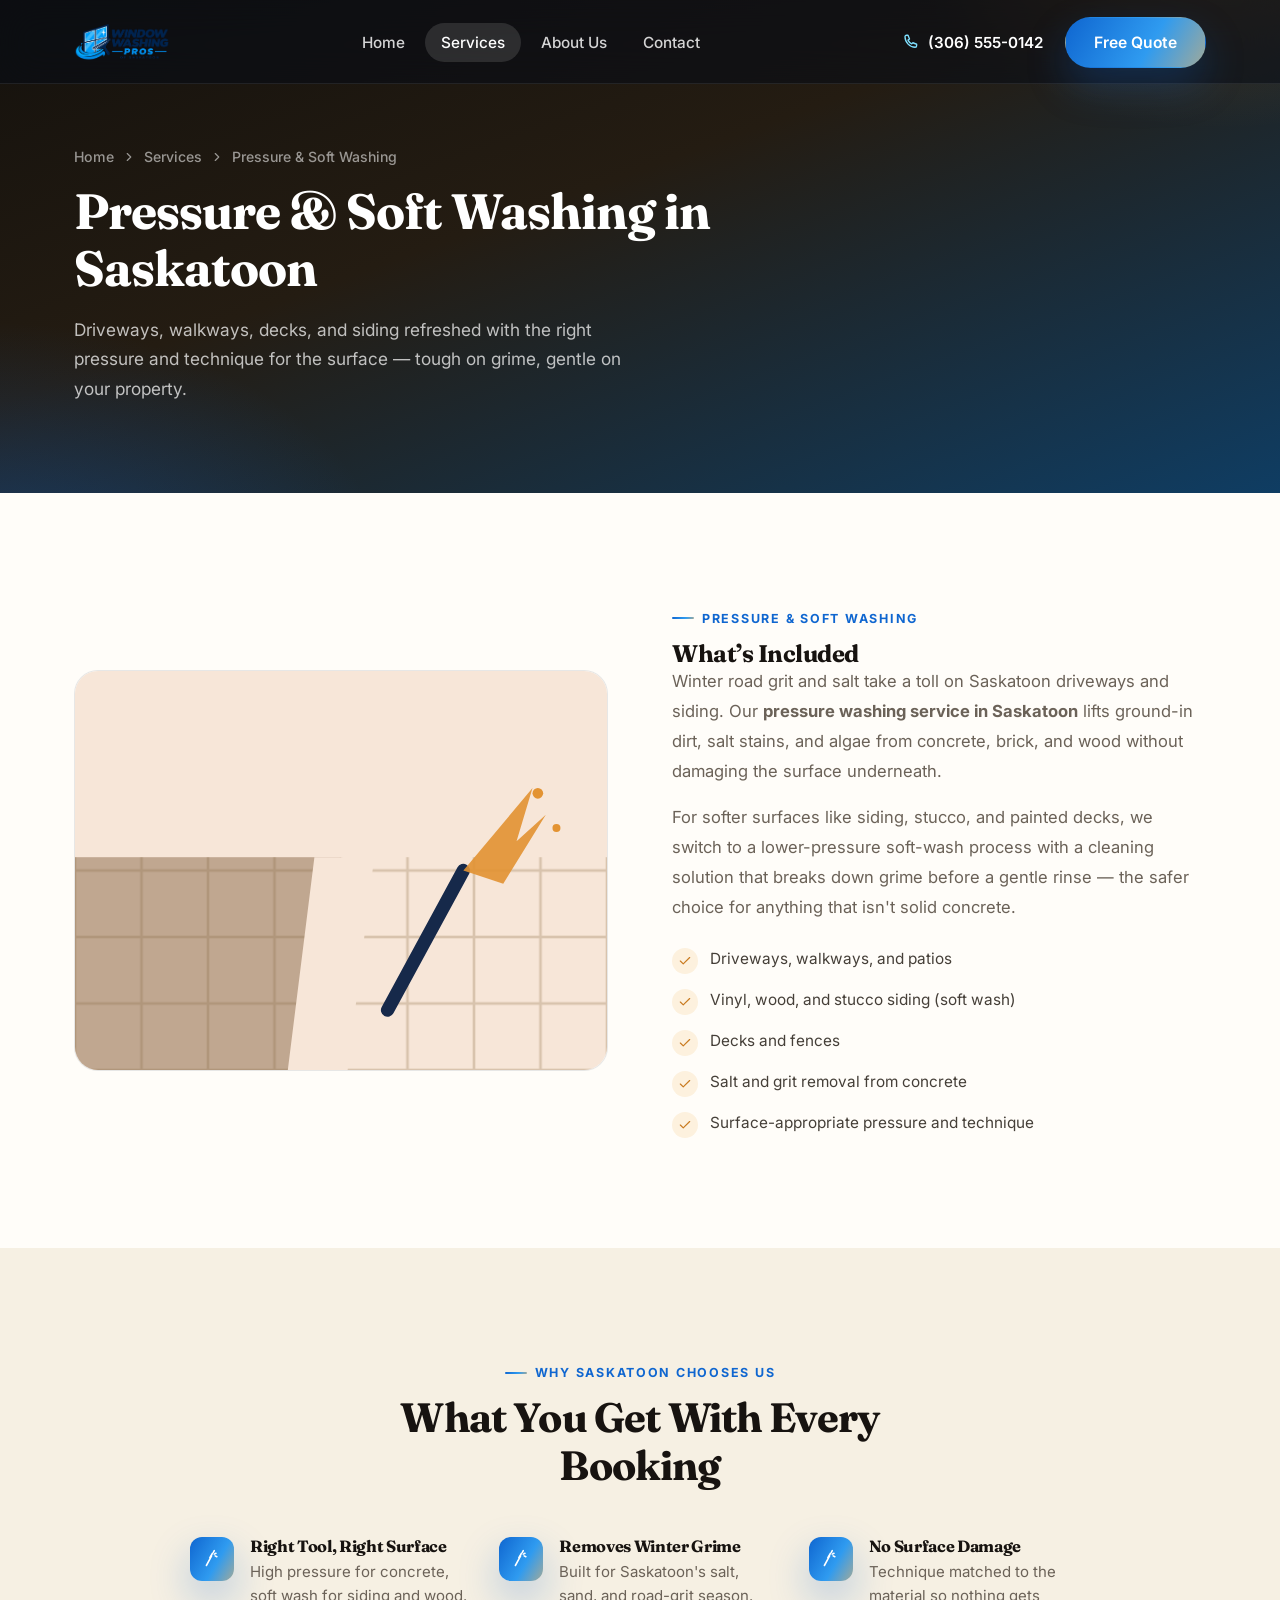
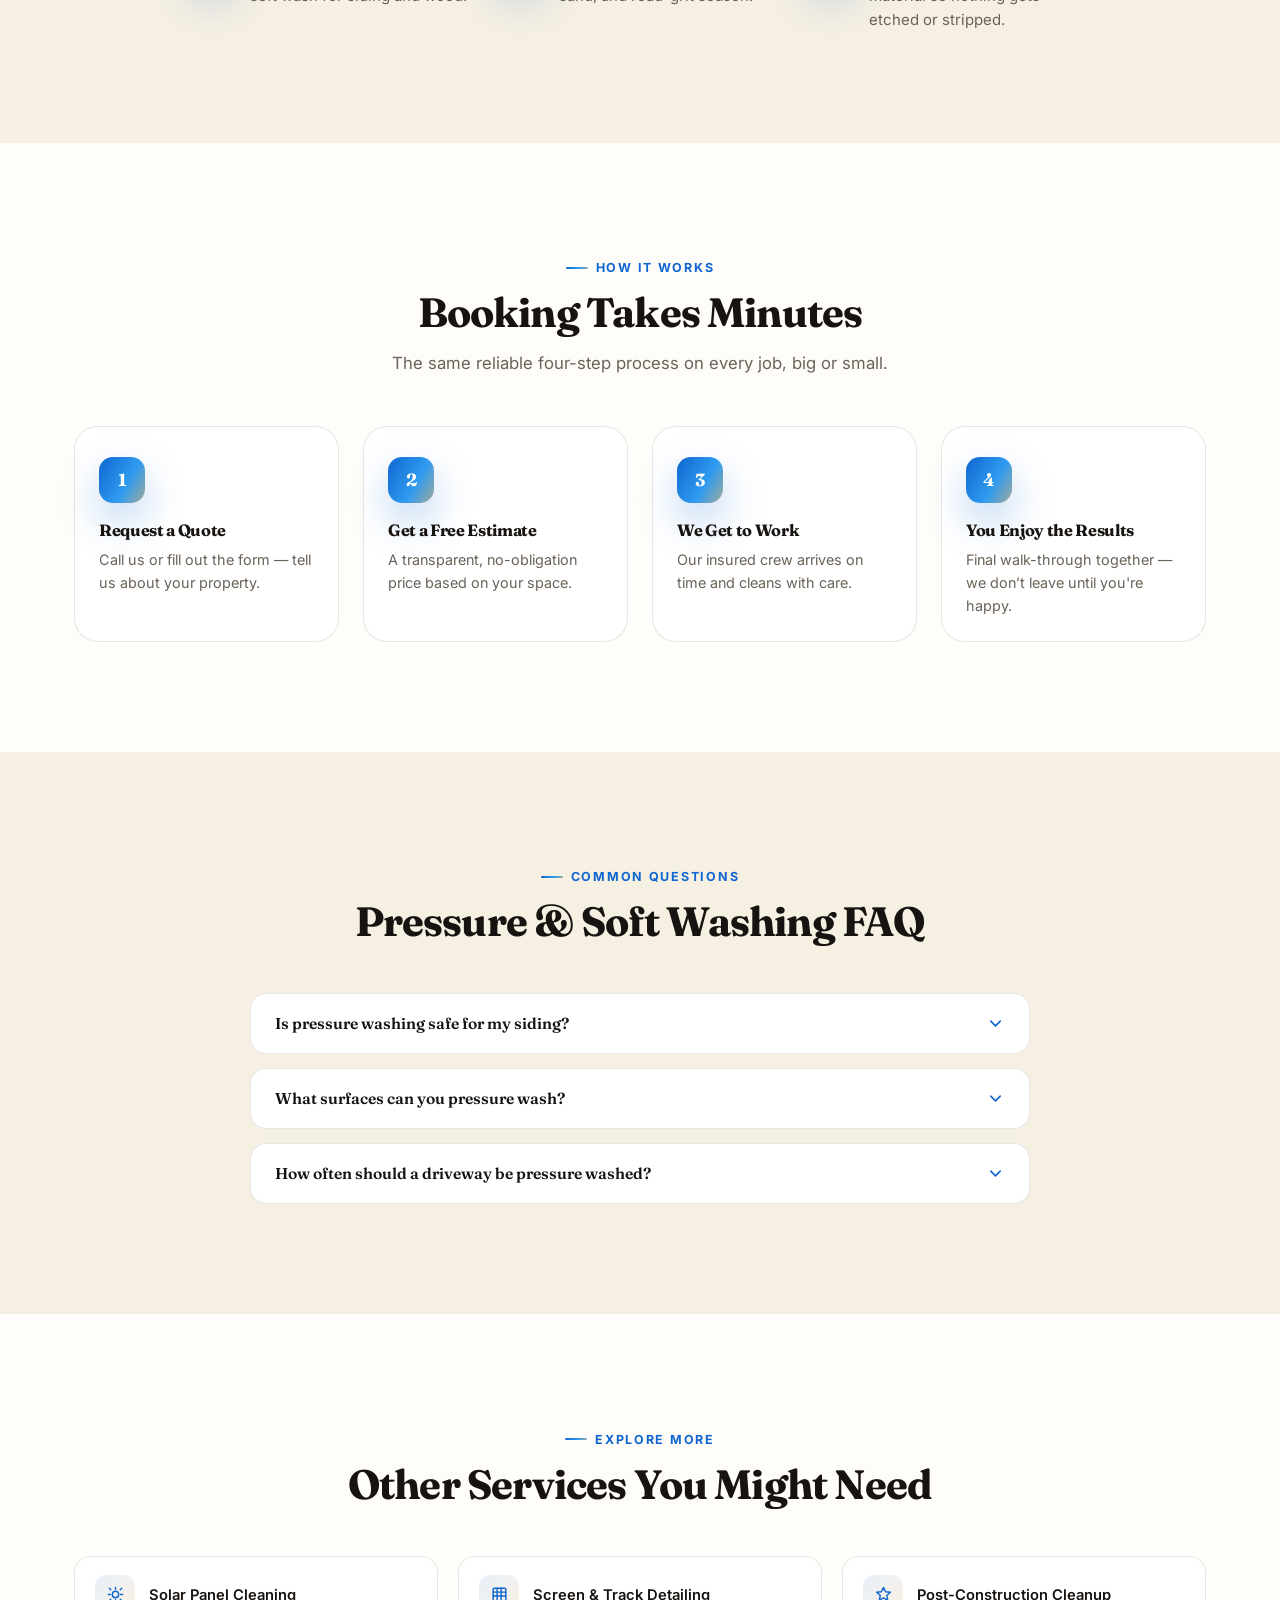
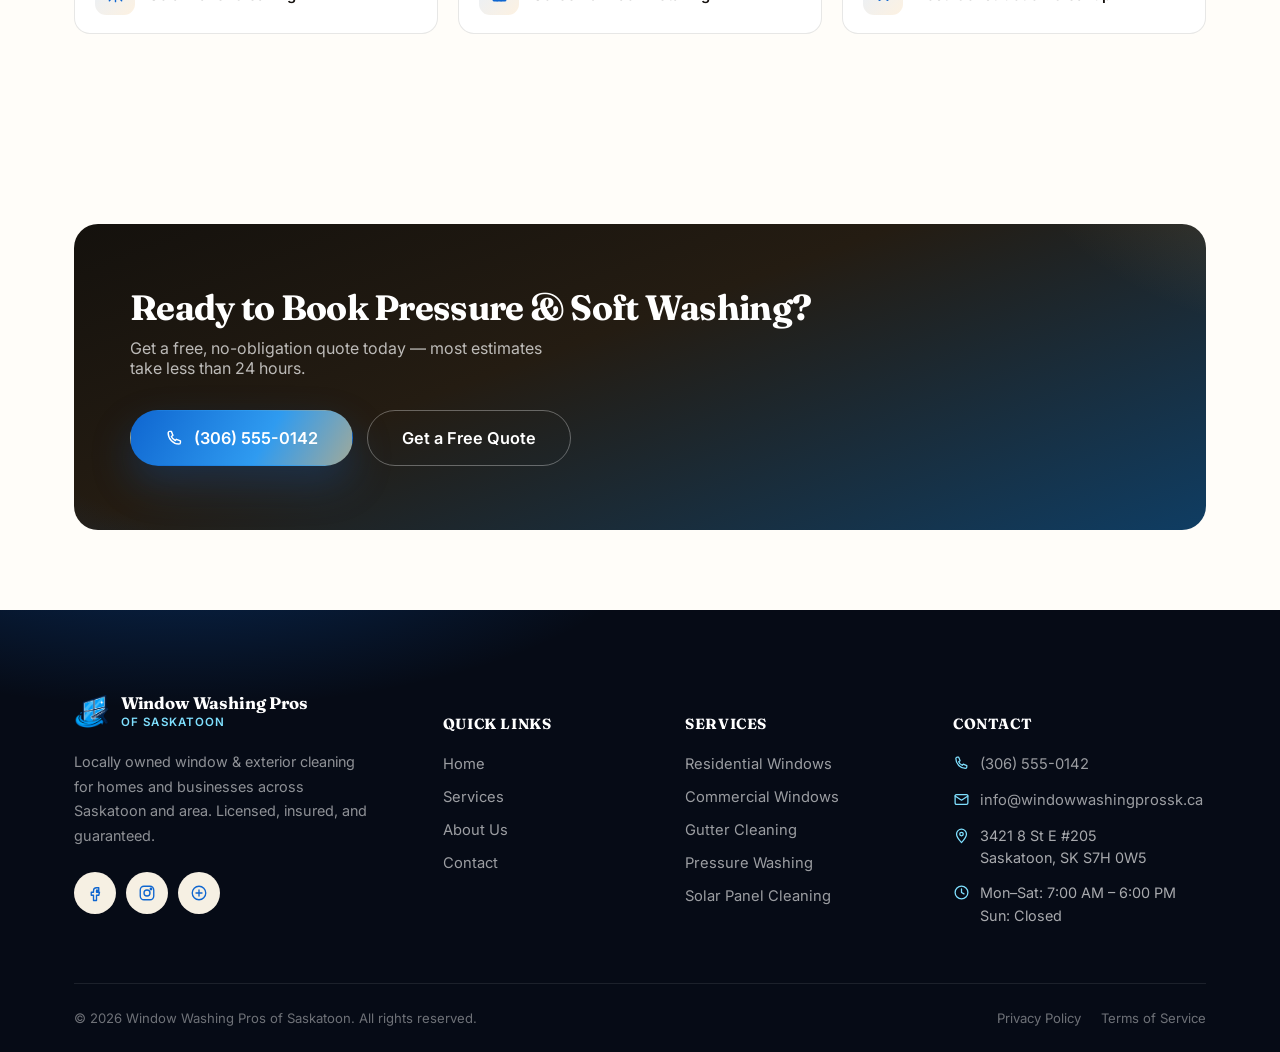
<file: services/pressure-washing.html>
<!DOCTYPE html>
<html lang="en">
<head>
<meta charset="UTF-8">
<meta name="viewport" content="width=device-width, initial-scale=1.0">
<title>Pressure &amp; Soft Washing | Window Washing Pros of Saskatoon</title>
<meta name="description" content="Pressure washing and soft washing in Saskatoon for driveways, siding, decks, and walkways. Surface-safe technique, free estimates.">
<link rel="canonical" href="https://www.windowwashingprossk.ca/services/pressure-washing.html">

<link rel="icon" type="image/png" sizes="32x32" href="../assets/favicon-32.png">
<link rel="icon" type="image/png" sizes="16x16" href="../assets/favicon-16.png">
<link rel="apple-touch-icon" sizes="180x180" href="../assets/apple-touch-icon.png">
<link rel="shortcut icon" href="../assets/favicon.ico">

<link rel="preconnect" href="https://fonts.googleapis.com">
<link rel="preconnect" href="https://fonts.gstatic.com" crossorigin>
<link href="https://fonts.googleapis.com/css2?family=Inter:wght@400;500;600;700&amp;family=Fraunces:opsz,wght@9..144,500;9..144,600;9..144,700&amp;display=swap" rel="stylesheet">

<link rel="stylesheet" href="../css/style.css">

<script type="application/ld+json">
{
  "@context": "https://schema.org",
  "@type": "Service",
  "serviceType": "Pressure &amp; Soft Washing",
  "provider": {
    "@type": "LocalBusiness",
    "name": "Window Washing Pros of Saskatoon",
    "telephone": "+13065550142",
    "email": "info@windowwashingprossk.ca",
    "address": {
      "@type": "PostalAddress",
      "streetAddress": "3421 8 St E #205",
      "addressLocality": "Saskatoon",
      "addressRegion": "SK",
      "postalCode": "S7H 0W5",
      "addressCountry": "CA"
    }
  },
  "areaServed": {
    "@type": "City",
    "name": "Saskatoon"
  },
  "description": "Pressure washing and soft washing in Saskatoon for driveways, siding, decks, and walkways. Surface-safe technique, free estimates."
}
</script>
</head>
<body class="no-hero">

<!-- ========================= HEADER ========================= -->
<header class="site-header">
  <div class="header-inner">
    <a href="../index.html" class="brand">
      <img src="../assets/logo-full.png" alt="Window Washing Pros of Saskatoon">
    </a>

    <nav class="main-nav" id="main-nav">
      <a href="../index.html">Home</a>
      <a href="../services.html" class="active">Services</a>
      <a href="../about.html">About Us</a>
      <a href="../contact.html">Contact</a>
    </nav>

    <div class="header-actions">
      <a href="tel:+13065550142" class="header-phone">
        <svg viewBox="0 0 24 24" fill="none" stroke="currentColor" stroke-width="1.8" stroke-linecap="round" stroke-linejoin="round"><path d="M4 5c0-1 .8-2 2-2h2l2 5-2 1.5c1 2.3 2.7 4 5 5L14.5 13l5 2v2c0 1.1-.9 2-2 2C10.5 19 4 12.5 4 5z"/></svg>
        <span>(306) 555-0142</span>
      </a>
      <a href="../contact.html" class="btn btn-primary">Free Quote</a>
      <button class="nav-toggle" id="nav-toggle" aria-label="Toggle menu">
        <svg class="icon-menu" viewBox="0 0 24 24" fill="none" stroke="currentColor" stroke-width="1.8" stroke-linecap="round" stroke-linejoin="round"><path d="M4 6h16M4 12h16M4 18h16"/></svg>
        <svg class="icon-close" viewBox="0 0 24 24" fill="none" stroke="currentColor" stroke-width="1.8" stroke-linecap="round" stroke-linejoin="round"><path d="M6 6l12 12M18 6L6 18"/></svg>
      </button>
    </div>
  </div>
</header>

<!-- ========================= PAGE HERO ========================= -->
<section class="page-hero">
  <div class="container">
    <div class="breadcrumb">
      <a href="../index.html">Home</a>
      <svg viewBox="0 0 24 24" fill="none" stroke="currentColor" stroke-width="2" stroke-linecap="round" stroke-linejoin="round"><path d="M9 6l6 6-6 6"/></svg>
      <a href="../services.html">Services</a>
      <svg viewBox="0 0 24 24" fill="none" stroke="currentColor" stroke-width="2" stroke-linecap="round" stroke-linejoin="round"><path d="M9 6l6 6-6 6"/></svg>
      <span>Pressure &amp; Soft Washing</span>
    </div>
    <h1>Pressure &amp; Soft Washing in Saskatoon</h1>
    <p>Driveways, walkways, decks, and siding refreshed with the right pressure and technique for the surface &mdash; tough on grime, gentle on your property.</p>
  </div>
</section>

<!-- ========================= INTRO + COVER ========================= -->
<section class="section">
  <div class="container">
    <div class="split">
      <div class="split-visual reveal">
        <div class="hub-card" style="pointer-events:none;">
          <div class="cover-media"><svg viewBox="0 0 400 300" xmlns="http://www.w3.org/2000/svg">
<defs><pattern id="tiles" width="50" height="50" patternUnits="userSpaceOnUse"><rect width="50" height="50" fill="none" stroke="#d8c3ad" stroke-width="2"/></pattern></defs>
<rect width="400" height="300" fill="#f7e6d8"/>
<rect x="0" y="140" width="400" height="160" fill="url(#tiles)"/>
<rect x="0" y="140" width="200" height="160" fill="#8a6a4a" opacity="0.5"/>
<polygon points="180,140 225,140 205,300 160,300" fill="#f7e6d8"/>
<line x1="235" y1="255" x2="292" y2="150" stroke="#16294a" stroke-width="10" stroke-linecap="round"/>
<path d="M292 150 L344 88 L332 128 L354 108 L322 160 Z" fill="#e39332" opacity="0.9"/>
<circle cx="348" cy="92" r="4" fill="#e39332"/>
<circle cx="362" cy="118" r="3" fill="#e39332"/>
</svg></div>
        </div>
      </div>
      <div class="reveal">
        <div class="eyebrow">Pressure &amp; Soft Washing</div>
        <h2>What&rsquo;s Included</h2>
          <p style="color:var(--slate-500); font-size:1.04rem; line-height:1.8;">Winter road grit and salt take a toll on Saskatoon driveways and siding. Our <strong>pressure washing service in Saskatoon</strong> lifts ground-in dirt, salt stains, and algae from concrete, brick, and wood without damaging the surface underneath.</p>
          <p style="color:var(--slate-500); font-size:1.04rem; line-height:1.8; margin-top:16px;">For softer surfaces like siding, stucco, and painted decks, we switch to a lower-pressure soft-wash process with a cleaning solution that breaks down grime before a gentle rinse &mdash; the safer choice for anything that isn't solid concrete.</p>
        <ul class="checklist" style="margin-top:24px;">
          <li><span class="ck-icon"><svg viewBox="0 0 24 24" fill="none" stroke="currentColor" stroke-width="2" stroke-linecap="round" stroke-linejoin="round"><path d="M4 12l5 5L20 6"/></svg></span>Driveways, walkways, and patios</li>
          <li><span class="ck-icon"><svg viewBox="0 0 24 24" fill="none" stroke="currentColor" stroke-width="2" stroke-linecap="round" stroke-linejoin="round"><path d="M4 12l5 5L20 6"/></svg></span>Vinyl, wood, and stucco siding (soft wash)</li>
          <li><span class="ck-icon"><svg viewBox="0 0 24 24" fill="none" stroke="currentColor" stroke-width="2" stroke-linecap="round" stroke-linejoin="round"><path d="M4 12l5 5L20 6"/></svg></span>Decks and fences</li>
          <li><span class="ck-icon"><svg viewBox="0 0 24 24" fill="none" stroke="currentColor" stroke-width="2" stroke-linecap="round" stroke-linejoin="round"><path d="M4 12l5 5L20 6"/></svg></span>Salt and grit removal from concrete</li>
          <li><span class="ck-icon"><svg viewBox="0 0 24 24" fill="none" stroke="currentColor" stroke-width="2" stroke-linecap="round" stroke-linejoin="round"><path d="M4 12l5 5L20 6"/></svg></span>Surface-appropriate pressure and technique</li>
        </ul>
      </div>
    </div>
  </div>
</section>

<!-- ========================= WHY US ========================= -->
<section class="section section-alt">
  <div class="container">
    <div class="section-head center reveal">
      <div class="eyebrow">Why Saskatoon Chooses Us</div>
      <h2>What You Get With Every Booking</h2>
    </div>
    <div class="feature-list" style="max-width:900px; margin-inline:auto; display:grid; grid-template-columns:repeat(3,1fr); gap:28px;">
          <div class="feature-item">
            <span class="fi-icon"><svg viewBox="0 0 24 24" fill="none" stroke="currentColor" stroke-width="1.8" stroke-linecap="round" stroke-linejoin="round"><path d="M5 20l6-11"/><path d="M9 11l3-5"/><path d="M14 7l2-1M15 9l2 1M13 5l1-2"/></svg></span>
            <div>
              <h4>Right Tool, Right Surface</h4>
              <p>High pressure for concrete, soft wash for siding and wood.</p>
            </div>
          </div>
          <div class="feature-item">
            <span class="fi-icon"><svg viewBox="0 0 24 24" fill="none" stroke="currentColor" stroke-width="1.8" stroke-linecap="round" stroke-linejoin="round"><path d="M5 20l6-11"/><path d="M9 11l3-5"/><path d="M14 7l2-1M15 9l2 1M13 5l1-2"/></svg></span>
            <div>
              <h4>Removes Winter Grime</h4>
              <p>Built for Saskatoon's salt, sand, and road-grit season.</p>
            </div>
          </div>
          <div class="feature-item">
            <span class="fi-icon"><svg viewBox="0 0 24 24" fill="none" stroke="currentColor" stroke-width="1.8" stroke-linecap="round" stroke-linejoin="round"><path d="M5 20l6-11"/><path d="M9 11l3-5"/><path d="M14 7l2-1M15 9l2 1M13 5l1-2"/></svg></span>
            <div>
              <h4>No Surface Damage</h4>
              <p>Technique matched to the material so nothing gets etched or stripped.</p>
            </div>
          </div>
    </div>
  </div>
</section>

<!-- ========================= PROCESS ========================= -->
<section class="section">
  <div class="container">
    <div class="section-head center reveal">
      <div class="eyebrow">How It Works</div>
      <h2>Booking Takes Minutes</h2>
      <p>The same reliable four-step process on every job, big or small.</p>
    </div>
    <div class="steps">
      <div class="step reveal">
        <div class="step-num">1</div>
        <h4>Request a Quote</h4>
        <p>Call us or fill out the form &mdash; tell us about your property.</p>
      </div>
      <div class="step reveal">
        <div class="step-num">2</div>
        <h4>Get a Free Estimate</h4>
        <p>A transparent, no-obligation price based on your space.</p>
      </div>
      <div class="step reveal">
        <div class="step-num">3</div>
        <h4>We Get to Work</h4>
        <p>Our insured crew arrives on time and cleans with care.</p>
      </div>
      <div class="step reveal">
        <div class="step-num">4</div>
        <h4>You Enjoy the Results</h4>
        <p>Final walk-through together &mdash; we don&rsquo;t leave until you're happy.</p>
      </div>
    </div>
  </div>
</section>

<!-- ========================= FAQ ========================= -->
<section class="section section-alt">
  <div class="container">
    <div class="section-head center reveal">
      <div class="eyebrow">Common Questions</div>
      <h2>Pressure &amp; Soft Washing FAQ</h2>
    </div>
    <div class="faq-list reveal">
      <div class="faq-item">
        <button class="faq-question">
          Is pressure washing safe for my siding?
          <svg viewBox="0 0 24 24" fill="none" stroke="currentColor" stroke-width="2" stroke-linecap="round" stroke-linejoin="round"><path d="M6 9l6 6 6-6"/></svg>
        </button>
        <div class="faq-answer">
          <div class="faq-answer-inner">Not always at full pressure &mdash; that's why we soft-wash siding, stucco, and painted wood using lower pressure and a cleaning solution instead of blasting it directly.</div>
        </div>
      </div>
      <div class="faq-item">
        <button class="faq-question">
          What surfaces can you pressure wash?
          <svg viewBox="0 0 24 24" fill="none" stroke="currentColor" stroke-width="2" stroke-linecap="round" stroke-linejoin="round"><path d="M6 9l6 6 6-6"/></svg>
        </button>
        <div class="faq-answer">
          <div class="faq-answer-inner">Concrete driveways, walkways, patios, brick, and most hard surfaces are great candidates for full-pressure washing.</div>
        </div>
      </div>
      <div class="faq-item">
        <button class="faq-question">
          How often should a driveway be pressure washed?
          <svg viewBox="0 0 24 24" fill="none" stroke="currentColor" stroke-width="2" stroke-linecap="round" stroke-linejoin="round"><path d="M6 9l6 6 6-6"/></svg>
        </button>
        <div class="faq-answer">
          <div class="faq-answer-inner">Once a year is typical for most Saskatoon homes, ideally in spring after the salt and sand from winter has had a chance to loosen.</div>
        </div>
      </div>
    </div>
  </div>
</section>

<!-- ========================= RELATED SERVICES ========================= -->
<section class="section">
  <div class="container">
    <div class="section-head center reveal">
      <div class="eyebrow">Explore More</div>
      <h2>Other Services You Might Need</h2>
    </div>
    <div class="related-grid reveal">
      <a href="solar-panel-cleaning.html" class="related-card">
        <span class="rc-icon"><svg viewBox="0 0 24 24" fill="none" stroke="currentColor" stroke-width="1.8" stroke-linecap="round" stroke-linejoin="round"><circle cx="12" cy="12" r="4"/><path d="M12 3v2.5M12 18.5V21M4.2 4.2l1.8 1.8M18 18l1.8 1.8M3 12h2.5M18.5 12H21M4.2 19.8L6 18M18 6l1.8-1.8"/></svg></span>
        <span>Solar Panel Cleaning</span>
      </a>
      <a href="screen-track-cleaning.html" class="related-card">
        <span class="rc-icon"><svg viewBox="0 0 24 24" fill="none" stroke="currentColor" stroke-width="1.8" stroke-linecap="round" stroke-linejoin="round"><rect x="4" y="4" width="16" height="16" rx="1.5"/><path d="M4 9h16M4 14h16M9 4v16M14 4v16"/></svg></span>
        <span>Screen &amp; Track Detailing</span>
      </a>
      <a href="post-construction-cleanup.html" class="related-card">
        <span class="rc-icon"><svg viewBox="0 0 24 24" fill="none" stroke="currentColor" stroke-width="1.8" stroke-linecap="round" stroke-linejoin="round"><path d="M12 3l2.6 5.6 6.1.6-4.6 4.1 1.3 6-5.4-3.1-5.4 3.1 1.3-6-4.6-4.1 6.1-.6z"/></svg></span>
        <span>Post-Construction Cleanup</span>
      </a>
    </div>
  </div>
</section>

<!-- ========================= CTA BANNER ========================= -->
<section class="section-sm">
  <div class="container">
    <div class="cta-banner reveal">
      <div>
        <h2>Ready to Book Pressure &amp; Soft Washing?</h2>
        <p>Get a free, no-obligation quote today &mdash; most estimates take less than 24 hours.</p>
      </div>
      <div class="cta-actions">
        <a href="tel:+13065550142" class="btn btn-primary btn-lg">
          <svg viewBox="0 0 24 24" fill="none" stroke="currentColor" stroke-width="1.8" stroke-linecap="round" stroke-linejoin="round"><path d="M4 5c0-1 .8-2 2-2h2l2 5-2 1.5c1 2.3 2.7 4 5 5L14.5 13l5 2v2c0 1.1-.9 2-2 2C10.5 19 4 12.5 4 5z"/></svg>
          (306) 555-0142
        </a>
        <a href="../contact.html" class="btn btn-ghost btn-lg">Get a Free Quote</a>
      </div>
    </div>
  </div>
</section>

<!-- ========================= FOOTER ========================= -->
<footer class="site-footer">
  <div class="container">
    <div class="footer-inner">
      <div class="footer-col">
        <div class="footer-brand">
          <img src="../assets/logo-icon.png" alt="Window Washing Pros of Saskatoon icon">
          <div class="fb-text">
            <strong>Window Washing Pros</strong>
            <span>Of Saskatoon</span>
          </div>
        </div>
        <p class="blurb">
          Locally owned window &amp; exterior cleaning for homes and businesses across
          Saskatoon and area. Licensed, insured, and guaranteed.
        </p>
        <div class="social-row">
          <a href="#" aria-label="Facebook">
            <svg viewBox="0 0 24 24" fill="none" stroke="currentColor" stroke-width="1.8" stroke-linecap="round" stroke-linejoin="round"><path d="M14 9h3V5h-3c-2.2 0-4 1.8-4 4v2H7v4h3v7h4v-7h3l1-4h-4V9c0-.6.4-1 1-1z"/></svg>
          </a>
          <a href="#" aria-label="Instagram">
            <svg viewBox="0 0 24 24" fill="none" stroke="currentColor" stroke-width="1.8" stroke-linecap="round" stroke-linejoin="round"><rect x="3" y="3" width="18" height="18" rx="5"/><circle cx="12" cy="12" r="4"/><circle cx="17.3" cy="6.7" r="1"/></svg>
          </a>
          <a href="#" aria-label="Google Reviews">
            <svg viewBox="0 0 24 24" fill="none" stroke="currentColor" stroke-width="1.8" stroke-linecap="round" stroke-linejoin="round"><circle cx="12" cy="12" r="9"/><path d="M8 12h8M12 8v8"/></svg>
          </a>
        </div>
      </div>

      <div class="footer-col">
        <h5>Quick Links</h5>
        <ul>
          <li><a href="../index.html">Home</a></li>
          <li><a href="../services.html">Services</a></li>
          <li><a href="../about.html">About Us</a></li>
          <li><a href="../contact.html">Contact</a></li>
        </ul>
      </div>

      <div class="footer-col">
        <h5>Services</h5>
        <ul>
          <li><a href="residential-window-cleaning.html">Residential Windows</a></li>
          <li><a href="commercial-window-cleaning.html">Commercial Windows</a></li>
          <li><a href="gutter-cleaning.html">Gutter Cleaning</a></li>
          <li><a href="pressure-washing.html">Pressure Washing</a></li>
          <li><a href="solar-panel-cleaning.html">Solar Panel Cleaning</a></li>
        </ul>
      </div>

      <div class="footer-col">
        <h5>Contact</h5>
        <ul class="footer-contact">
          <li>
            <svg viewBox="0 0 24 24" fill="none" stroke="currentColor" stroke-width="1.8" stroke-linecap="round" stroke-linejoin="round"><path d="M4 5c0-1 .8-2 2-2h2l2 5-2 1.5c1 2.3 2.7 4 5 5L14.5 13l5 2v2c0 1.1-.9 2-2 2C10.5 19 4 12.5 4 5z"/></svg>
            <a href="tel:+13065550142">(306) 555-0142</a>
          </li>
          <li>
            <svg viewBox="0 0 24 24" fill="none" stroke="currentColor" stroke-width="1.8" stroke-linecap="round" stroke-linejoin="round"><rect x="3" y="5" width="18" height="14" rx="2"/><path d="M3 7l9 6 9-6"/></svg>
            <a href="mailto:info@windowwashingprossk.ca">info@windowwashingprossk.ca</a>
          </li>
          <li>
            <svg viewBox="0 0 24 24" fill="none" stroke="currentColor" stroke-width="1.8" stroke-linecap="round" stroke-linejoin="round"><path d="M12 22s7-7.2 7-12a7 7 0 1 0-14 0c0 4.8 7 12 7 12z"/><circle cx="12" cy="10" r="2.5"/></svg>
            <span>3421 8 St E #205<br>Saskatoon, SK S7H 0W5</span>
          </li>
          <li>
            <svg viewBox="0 0 24 24" fill="none" stroke="currentColor" stroke-width="1.8" stroke-linecap="round" stroke-linejoin="round"><circle cx="12" cy="12" r="9"/><path d="M12 7v5l3.5 2"/></svg>
            <span>Mon&ndash;Sat: 7:00 AM &ndash; 6:00 PM<br>Sun: Closed</span>
          </li>
        </ul>
      </div>
    </div>

    <div class="footer-bottom">
      <p>&copy; <span id="year"></span> Window Washing Pros of Saskatoon. All rights reserved.</p>
      <div class="footer-legal">
        <a href="#">Privacy Policy</a>
        <a href="#">Terms of Service</a>
      </div>
    </div>
  </div>
</footer>

<script src="../js/script.js"></script>
</body>
</html>
</file>
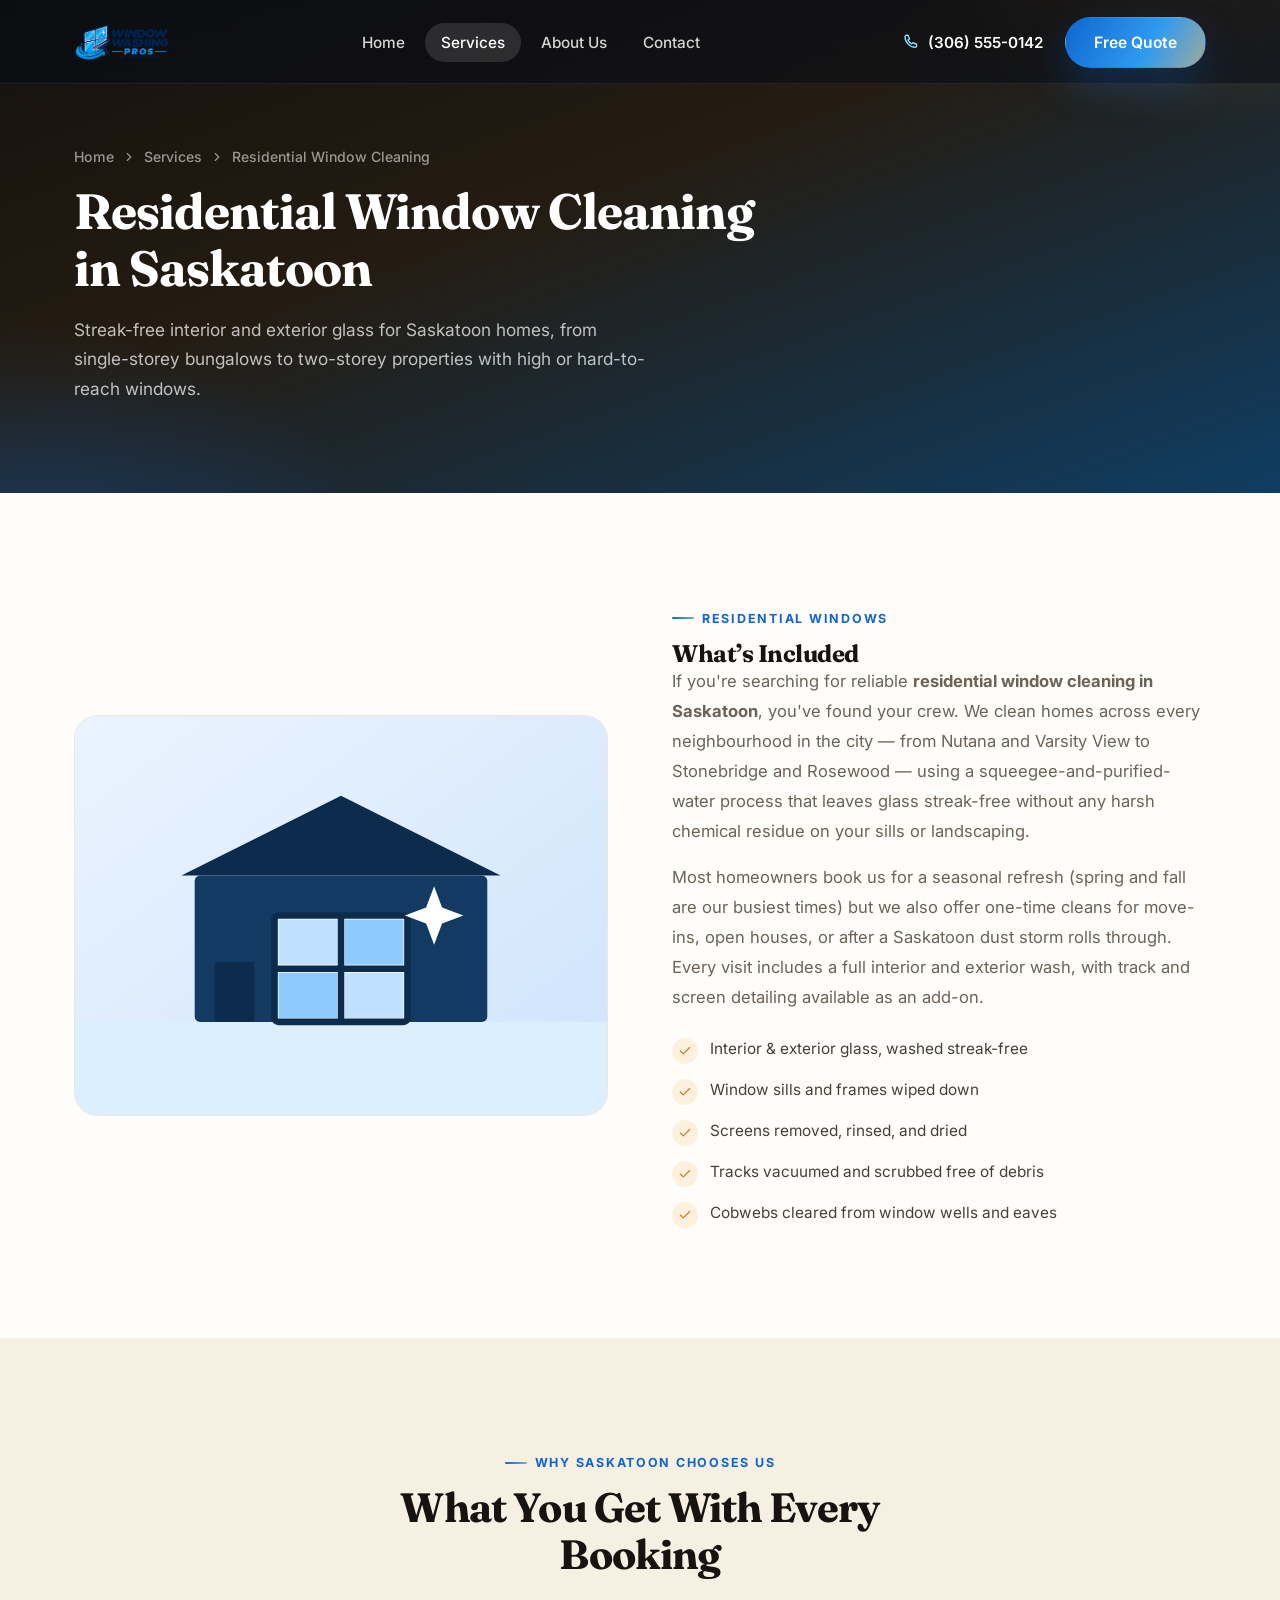
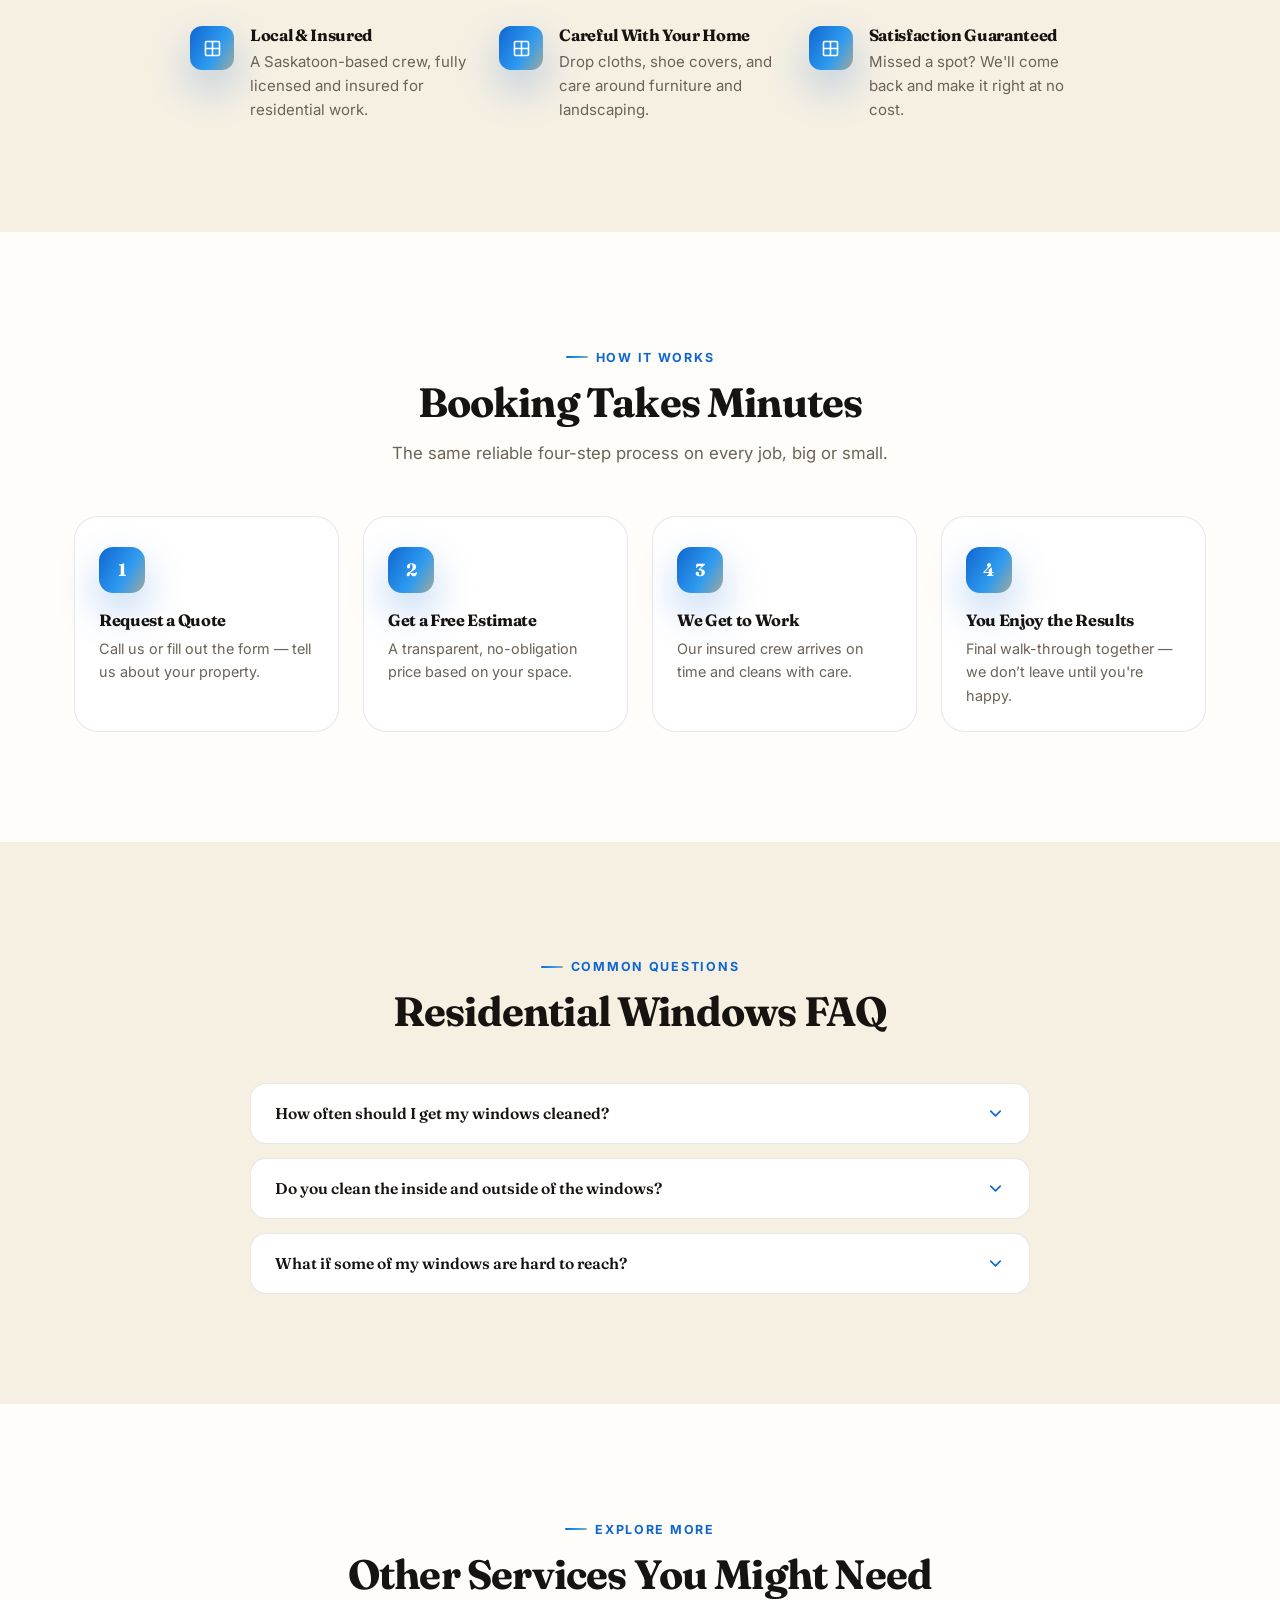
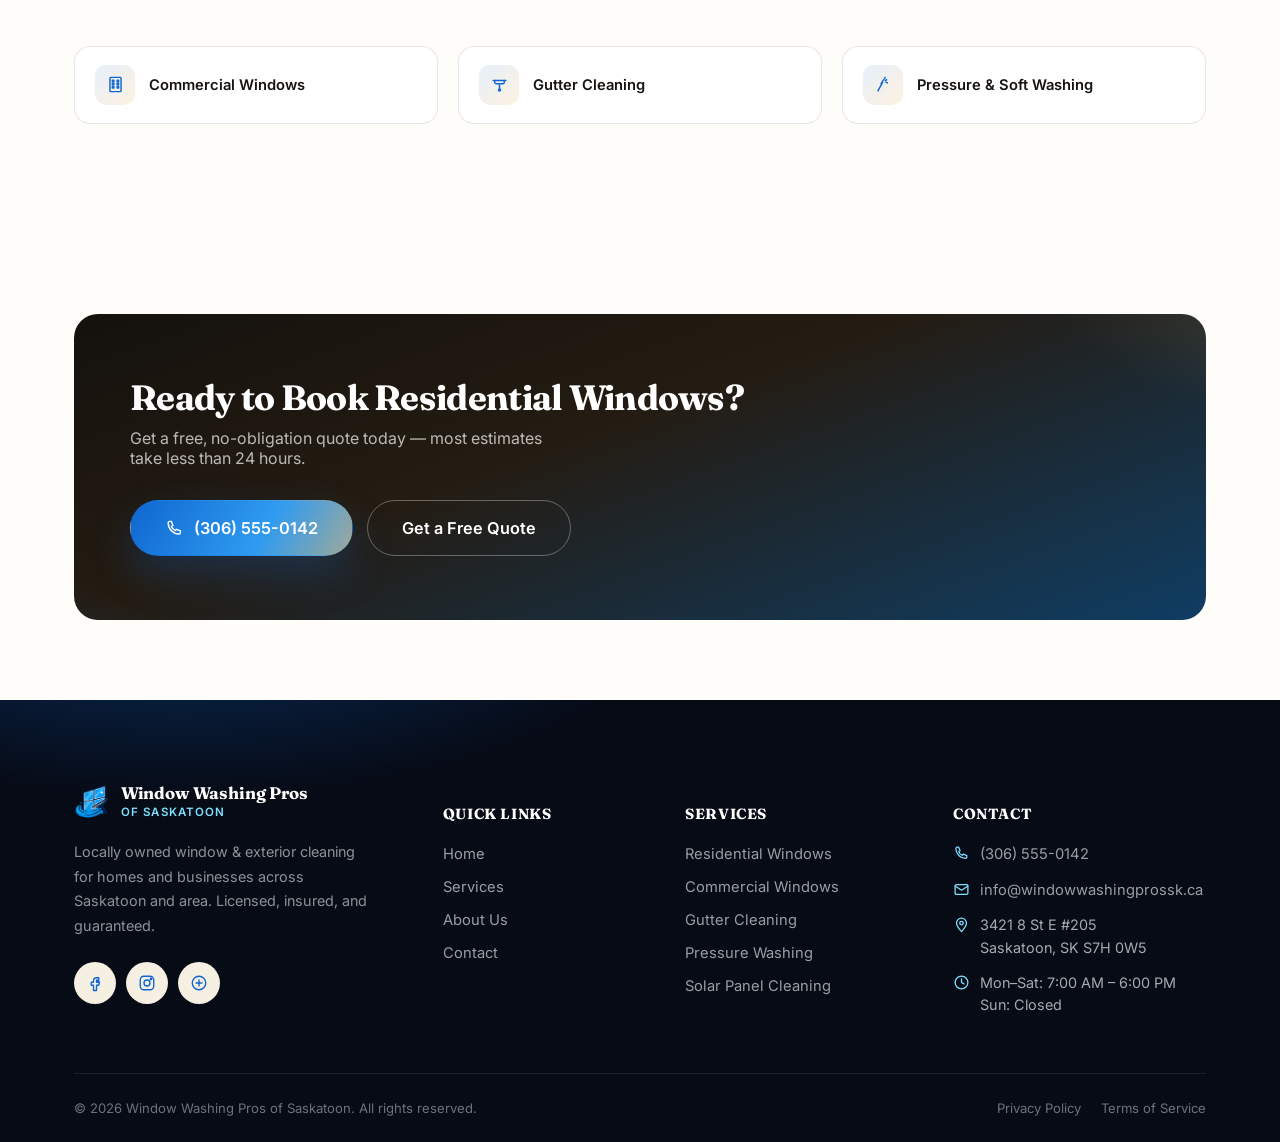
<file: services/residential-window-cleaning.html>
<!DOCTYPE html>
<html lang="en">
<head>
<meta charset="UTF-8">
<meta name="viewport" content="width=device-width, initial-scale=1.0">
<title>Residential Window Cleaning | Window Washing Pros of Saskatoon</title>
<meta name="description" content="Residential window cleaning in Saskatoon. Interior & exterior glass, tracks and screens cleaned streak-free by an insured local crew. Free quotes.">
<link rel="canonical" href="https://www.windowwashingprossk.ca/services/residential-window-cleaning.html">

<link rel="icon" type="image/png" sizes="32x32" href="../assets/favicon-32.png">
<link rel="icon" type="image/png" sizes="16x16" href="../assets/favicon-16.png">
<link rel="apple-touch-icon" sizes="180x180" href="../assets/apple-touch-icon.png">
<link rel="shortcut icon" href="../assets/favicon.ico">

<link rel="preconnect" href="https://fonts.googleapis.com">
<link rel="preconnect" href="https://fonts.gstatic.com" crossorigin>
<link href="https://fonts.googleapis.com/css2?family=Inter:wght@400;500;600;700&amp;family=Fraunces:opsz,wght@9..144,500;9..144,600;9..144,700&amp;display=swap" rel="stylesheet">

<link rel="stylesheet" href="../css/style.css">

<script type="application/ld+json">
{
  "@context": "https://schema.org",
  "@type": "Service",
  "serviceType": "Residential Windows",
  "provider": {
    "@type": "LocalBusiness",
    "name": "Window Washing Pros of Saskatoon",
    "telephone": "+13065550142",
    "email": "info@windowwashingprossk.ca",
    "address": {
      "@type": "PostalAddress",
      "streetAddress": "3421 8 St E #205",
      "addressLocality": "Saskatoon",
      "addressRegion": "SK",
      "postalCode": "S7H 0W5",
      "addressCountry": "CA"
    }
  },
  "areaServed": {
    "@type": "City",
    "name": "Saskatoon"
  },
  "description": "Residential window cleaning in Saskatoon. Interior & exterior glass, tracks and screens cleaned streak-free by an insured local crew. Free quotes."
}
</script>
</head>
<body class="no-hero">

<!-- ========================= HEADER ========================= -->
<header class="site-header">
  <div class="header-inner">
    <a href="../index.html" class="brand">
      <img src="../assets/logo-full.png" alt="Window Washing Pros of Saskatoon">
    </a>

    <nav class="main-nav" id="main-nav">
      <a href="../index.html">Home</a>
      <a href="../services.html" class="active">Services</a>
      <a href="../about.html">About Us</a>
      <a href="../contact.html">Contact</a>
    </nav>

    <div class="header-actions">
      <a href="tel:+13065550142" class="header-phone">
        <svg viewBox="0 0 24 24" fill="none" stroke="currentColor" stroke-width="1.8" stroke-linecap="round" stroke-linejoin="round"><path d="M4 5c0-1 .8-2 2-2h2l2 5-2 1.5c1 2.3 2.7 4 5 5L14.5 13l5 2v2c0 1.1-.9 2-2 2C10.5 19 4 12.5 4 5z"/></svg>
        <span>(306) 555-0142</span>
      </a>
      <a href="../contact.html" class="btn btn-primary">Free Quote</a>
      <button class="nav-toggle" id="nav-toggle" aria-label="Toggle menu">
        <svg class="icon-menu" viewBox="0 0 24 24" fill="none" stroke="currentColor" stroke-width="1.8" stroke-linecap="round" stroke-linejoin="round"><path d="M4 6h16M4 12h16M4 18h16"/></svg>
        <svg class="icon-close" viewBox="0 0 24 24" fill="none" stroke="currentColor" stroke-width="1.8" stroke-linecap="round" stroke-linejoin="round"><path d="M6 6l12 12M18 6L6 18"/></svg>
      </button>
    </div>
  </div>
</header>

<!-- ========================= PAGE HERO ========================= -->
<section class="page-hero">
  <div class="container">
    <div class="breadcrumb">
      <a href="../index.html">Home</a>
      <svg viewBox="0 0 24 24" fill="none" stroke="currentColor" stroke-width="2" stroke-linecap="round" stroke-linejoin="round"><path d="M9 6l6 6-6 6"/></svg>
      <a href="../services.html">Services</a>
      <svg viewBox="0 0 24 24" fill="none" stroke="currentColor" stroke-width="2" stroke-linecap="round" stroke-linejoin="round"><path d="M9 6l6 6-6 6"/></svg>
      <span>Residential Window Cleaning</span>
    </div>
    <h1>Residential Window Cleaning in Saskatoon</h1>
    <p>Streak-free interior and exterior glass for Saskatoon homes, from single-storey bungalows to two-storey properties with high or hard-to-reach windows.</p>
  </div>
</section>

<!-- ========================= INTRO + COVER ========================= -->
<section class="section">
  <div class="container">
    <div class="split">
      <div class="split-visual reveal">
        <div class="hub-card" style="pointer-events:none;">
          <div class="cover-media"><svg viewBox="0 0 400 300" xmlns="http://www.w3.org/2000/svg">
<defs><linearGradient id="gRes" x1="0" y1="0" x2="1" y2="1"><stop offset="0" stop-color="#eaf4ff"/><stop offset="1" stop-color="#cfe3fb"/></linearGradient></defs>
<rect width="400" height="300" fill="url(#gRes)"/>
<rect x="0" y="230" width="400" height="70" fill="#dcefff"/>
<rect x="90" y="120" width="220" height="110" rx="4" fill="#123a63"/>
<polygon points="80,120 200,60 320,120" fill="#0d2c4d"/>
<rect x="150" y="150" width="100" height="80" rx="3" fill="#ffffff"/>
<rect x="153" y="153" width="44" height="34" fill="#bfe0ff"/>
<rect x="203" y="153" width="44" height="34" fill="#8fcaff"/>
<rect x="153" y="193" width="44" height="34" fill="#8fcaff"/>
<rect x="203" y="193" width="44" height="34" fill="#bfe0ff"/>
<rect x="150" y="150" width="100" height="80" rx="3" fill="none" stroke="#0d2c4d" stroke-width="5"/>
<line x1="200" y1="150" x2="200" y2="230" stroke="#0d2c4d" stroke-width="5"/>
<line x1="150" y1="190" x2="250" y2="190" stroke="#0d2c4d" stroke-width="5"/>
<rect x="105" y="185" width="30" height="45" rx="2" fill="#0d2c4d"/>
<path d="M270 128l6 16 16 6-16 6-6 16-6-16-16-6 16-6z" fill="#ffffff"/>
</svg></div>
        </div>
      </div>
      <div class="reveal">
        <div class="eyebrow">Residential Windows</div>
        <h2>What&rsquo;s Included</h2>
          <p style="color:var(--slate-500); font-size:1.04rem; line-height:1.8;">If you're searching for reliable <strong>residential window cleaning in Saskatoon</strong>, you've found your crew. We clean homes across every neighbourhood in the city &mdash; from Nutana and Varsity View to Stonebridge and Rosewood &mdash; using a squeegee-and-purified-water process that leaves glass streak-free without any harsh chemical residue on your sills or landscaping.</p>
          <p style="color:var(--slate-500); font-size:1.04rem; line-height:1.8; margin-top:16px;">Most homeowners book us for a seasonal refresh (spring and fall are our busiest times) but we also offer one-time cleans for move-ins, open houses, or after a Saskatoon dust storm rolls through. Every visit includes a full interior and exterior wash, with track and screen detailing available as an add-on.</p>
        <ul class="checklist" style="margin-top:24px;">
          <li><span class="ck-icon"><svg viewBox="0 0 24 24" fill="none" stroke="currentColor" stroke-width="2" stroke-linecap="round" stroke-linejoin="round"><path d="M4 12l5 5L20 6"/></svg></span>Interior &amp; exterior glass, washed streak-free</li>
          <li><span class="ck-icon"><svg viewBox="0 0 24 24" fill="none" stroke="currentColor" stroke-width="2" stroke-linecap="round" stroke-linejoin="round"><path d="M4 12l5 5L20 6"/></svg></span>Window sills and frames wiped down</li>
          <li><span class="ck-icon"><svg viewBox="0 0 24 24" fill="none" stroke="currentColor" stroke-width="2" stroke-linecap="round" stroke-linejoin="round"><path d="M4 12l5 5L20 6"/></svg></span>Screens removed, rinsed, and dried</li>
          <li><span class="ck-icon"><svg viewBox="0 0 24 24" fill="none" stroke="currentColor" stroke-width="2" stroke-linecap="round" stroke-linejoin="round"><path d="M4 12l5 5L20 6"/></svg></span>Tracks vacuumed and scrubbed free of debris</li>
          <li><span class="ck-icon"><svg viewBox="0 0 24 24" fill="none" stroke="currentColor" stroke-width="2" stroke-linecap="round" stroke-linejoin="round"><path d="M4 12l5 5L20 6"/></svg></span>Cobwebs cleared from window wells and eaves</li>
        </ul>
      </div>
    </div>
  </div>
</section>

<!-- ========================= WHY US ========================= -->
<section class="section section-alt">
  <div class="container">
    <div class="section-head center reveal">
      <div class="eyebrow">Why Saskatoon Chooses Us</div>
      <h2>What You Get With Every Booking</h2>
    </div>
    <div class="feature-list" style="max-width:900px; margin-inline:auto; display:grid; grid-template-columns:repeat(3,1fr); gap:28px;">
          <div class="feature-item">
            <span class="fi-icon"><svg viewBox="0 0 24 24" fill="none" stroke="currentColor" stroke-width="1.8" stroke-linecap="round" stroke-linejoin="round"><rect x="4" y="4" width="16" height="16" rx="1.5"/><path d="M12 4v16M4 12h16"/></svg></span>
            <div>
              <h4>Local &amp; Insured</h4>
              <p>A Saskatoon-based crew, fully licensed and insured for residential work.</p>
            </div>
          </div>
          <div class="feature-item">
            <span class="fi-icon"><svg viewBox="0 0 24 24" fill="none" stroke="currentColor" stroke-width="1.8" stroke-linecap="round" stroke-linejoin="round"><rect x="4" y="4" width="16" height="16" rx="1.5"/><path d="M12 4v16M4 12h16"/></svg></span>
            <div>
              <h4>Careful With Your Home</h4>
              <p>Drop cloths, shoe covers, and care around furniture and landscaping.</p>
            </div>
          </div>
          <div class="feature-item">
            <span class="fi-icon"><svg viewBox="0 0 24 24" fill="none" stroke="currentColor" stroke-width="1.8" stroke-linecap="round" stroke-linejoin="round"><rect x="4" y="4" width="16" height="16" rx="1.5"/><path d="M12 4v16M4 12h16"/></svg></span>
            <div>
              <h4>Satisfaction Guaranteed</h4>
              <p>Missed a spot? We'll come back and make it right at no cost.</p>
            </div>
          </div>
    </div>
  </div>
</section>

<!-- ========================= PROCESS ========================= -->
<section class="section">
  <div class="container">
    <div class="section-head center reveal">
      <div class="eyebrow">How It Works</div>
      <h2>Booking Takes Minutes</h2>
      <p>The same reliable four-step process on every job, big or small.</p>
    </div>
    <div class="steps">
      <div class="step reveal">
        <div class="step-num">1</div>
        <h4>Request a Quote</h4>
        <p>Call us or fill out the form &mdash; tell us about your property.</p>
      </div>
      <div class="step reveal">
        <div class="step-num">2</div>
        <h4>Get a Free Estimate</h4>
        <p>A transparent, no-obligation price based on your space.</p>
      </div>
      <div class="step reveal">
        <div class="step-num">3</div>
        <h4>We Get to Work</h4>
        <p>Our insured crew arrives on time and cleans with care.</p>
      </div>
      <div class="step reveal">
        <div class="step-num">4</div>
        <h4>You Enjoy the Results</h4>
        <p>Final walk-through together &mdash; we don&rsquo;t leave until you're happy.</p>
      </div>
    </div>
  </div>
</section>

<!-- ========================= FAQ ========================= -->
<section class="section section-alt">
  <div class="container">
    <div class="section-head center reveal">
      <div class="eyebrow">Common Questions</div>
      <h2>Residential Windows FAQ</h2>
    </div>
    <div class="faq-list reveal">
      <div class="faq-item">
        <button class="faq-question">
          How often should I get my windows cleaned?
          <svg viewBox="0 0 24 24" fill="none" stroke="currentColor" stroke-width="2" stroke-linecap="round" stroke-linejoin="round"><path d="M6 9l6 6 6-6"/></svg>
        </button>
        <div class="faq-answer">
          <div class="faq-answer-inner">Most Saskatoon homeowners book twice a year &mdash; spring and fall &mdash; to stay ahead of pollen, dust, and winter grime. High-traffic or ground-floor windows may benefit from a quarterly clean.</div>
        </div>
      </div>
      <div class="faq-item">
        <button class="faq-question">
          Do you clean the inside and outside of the windows?
          <svg viewBox="0 0 24 24" fill="none" stroke="currentColor" stroke-width="2" stroke-linecap="round" stroke-linejoin="round"><path d="M6 9l6 6 6-6"/></svg>
        </button>
        <div class="faq-answer">
          <div class="faq-answer-inner">Yes, interior and exterior glass are both included in every residential booking by default. Let us know if you'd like exterior-only pricing.</div>
        </div>
      </div>
      <div class="faq-item">
        <button class="faq-question">
          What if some of my windows are hard to reach?
          <svg viewBox="0 0 24 24" fill="none" stroke="currentColor" stroke-width="2" stroke-linecap="round" stroke-linejoin="round"><path d="M6 9l6 6 6-6"/></svg>
        </button>
        <div class="faq-answer">
          <div class="faq-answer-inner">Our crews come equipped with extension poles and ladders rated for two-storey homes. For anything beyond that, we'll let you know before we start.</div>
        </div>
      </div>
    </div>
  </div>
</section>

<!-- ========================= RELATED SERVICES ========================= -->
<section class="section">
  <div class="container">
    <div class="section-head center reveal">
      <div class="eyebrow">Explore More</div>
      <h2>Other Services You Might Need</h2>
    </div>
    <div class="related-grid reveal">
      <a href="commercial-window-cleaning.html" class="related-card">
        <span class="rc-icon"><svg viewBox="0 0 24 24" fill="none" stroke="currentColor" stroke-width="1.8" stroke-linecap="round" stroke-linejoin="round"><rect x="5" y="3" width="14" height="18" rx="1"/><rect x="8" y="6.5" width="2" height="2"/><rect x="14" y="6.5" width="2" height="2"/><rect x="8" y="10.5" width="2" height="2"/><rect x="14" y="10.5" width="2" height="2"/><rect x="8" y="14.5" width="2" height="2"/><rect x="14" y="14.5" width="2" height="2"/></svg></span>
        <span>Commercial Windows</span>
      </a>
      <a href="gutter-cleaning.html" class="related-card">
        <span class="rc-icon"><svg viewBox="0 0 24 24" fill="none" stroke="currentColor" stroke-width="1.8" stroke-linecap="round" stroke-linejoin="round"><path d="M4 7h16"/><path d="M6 7v2a2 2 0 0 0 2 2h8a2 2 0 0 0 2-2V7"/><path d="M12 13v4"/><circle cx="12" cy="19" r="1.3"/></svg></span>
        <span>Gutter Cleaning</span>
      </a>
      <a href="pressure-washing.html" class="related-card">
        <span class="rc-icon"><svg viewBox="0 0 24 24" fill="none" stroke="currentColor" stroke-width="1.8" stroke-linecap="round" stroke-linejoin="round"><path d="M5 20l6-11"/><path d="M9 11l3-5"/><path d="M14 7l2-1M15 9l2 1M13 5l1-2"/></svg></span>
        <span>Pressure &amp; Soft Washing</span>
      </a>
    </div>
  </div>
</section>

<!-- ========================= CTA BANNER ========================= -->
<section class="section-sm">
  <div class="container">
    <div class="cta-banner reveal">
      <div>
        <h2>Ready to Book Residential Windows?</h2>
        <p>Get a free, no-obligation quote today &mdash; most estimates take less than 24 hours.</p>
      </div>
      <div class="cta-actions">
        <a href="tel:+13065550142" class="btn btn-primary btn-lg">
          <svg viewBox="0 0 24 24" fill="none" stroke="currentColor" stroke-width="1.8" stroke-linecap="round" stroke-linejoin="round"><path d="M4 5c0-1 .8-2 2-2h2l2 5-2 1.5c1 2.3 2.7 4 5 5L14.5 13l5 2v2c0 1.1-.9 2-2 2C10.5 19 4 12.5 4 5z"/></svg>
          (306) 555-0142
        </a>
        <a href="../contact.html" class="btn btn-ghost btn-lg">Get a Free Quote</a>
      </div>
    </div>
  </div>
</section>

<!-- ========================= FOOTER ========================= -->
<footer class="site-footer">
  <div class="container">
    <div class="footer-inner">
      <div class="footer-col">
        <div class="footer-brand">
          <img src="../assets/logo-icon.png" alt="Window Washing Pros of Saskatoon icon">
          <div class="fb-text">
            <strong>Window Washing Pros</strong>
            <span>Of Saskatoon</span>
          </div>
        </div>
        <p class="blurb">
          Locally owned window &amp; exterior cleaning for homes and businesses across
          Saskatoon and area. Licensed, insured, and guaranteed.
        </p>
        <div class="social-row">
          <a href="#" aria-label="Facebook">
            <svg viewBox="0 0 24 24" fill="none" stroke="currentColor" stroke-width="1.8" stroke-linecap="round" stroke-linejoin="round"><path d="M14 9h3V5h-3c-2.2 0-4 1.8-4 4v2H7v4h3v7h4v-7h3l1-4h-4V9c0-.6.4-1 1-1z"/></svg>
          </a>
          <a href="#" aria-label="Instagram">
            <svg viewBox="0 0 24 24" fill="none" stroke="currentColor" stroke-width="1.8" stroke-linecap="round" stroke-linejoin="round"><rect x="3" y="3" width="18" height="18" rx="5"/><circle cx="12" cy="12" r="4"/><circle cx="17.3" cy="6.7" r="1"/></svg>
          </a>
          <a href="#" aria-label="Google Reviews">
            <svg viewBox="0 0 24 24" fill="none" stroke="currentColor" stroke-width="1.8" stroke-linecap="round" stroke-linejoin="round"><circle cx="12" cy="12" r="9"/><path d="M8 12h8M12 8v8"/></svg>
          </a>
        </div>
      </div>

      <div class="footer-col">
        <h5>Quick Links</h5>
        <ul>
          <li><a href="../index.html">Home</a></li>
          <li><a href="../services.html">Services</a></li>
          <li><a href="../about.html">About Us</a></li>
          <li><a href="../contact.html">Contact</a></li>
        </ul>
      </div>

      <div class="footer-col">
        <h5>Services</h5>
        <ul>
          <li><a href="residential-window-cleaning.html">Residential Windows</a></li>
          <li><a href="commercial-window-cleaning.html">Commercial Windows</a></li>
          <li><a href="gutter-cleaning.html">Gutter Cleaning</a></li>
          <li><a href="pressure-washing.html">Pressure Washing</a></li>
          <li><a href="solar-panel-cleaning.html">Solar Panel Cleaning</a></li>
        </ul>
      </div>

      <div class="footer-col">
        <h5>Contact</h5>
        <ul class="footer-contact">
          <li>
            <svg viewBox="0 0 24 24" fill="none" stroke="currentColor" stroke-width="1.8" stroke-linecap="round" stroke-linejoin="round"><path d="M4 5c0-1 .8-2 2-2h2l2 5-2 1.5c1 2.3 2.7 4 5 5L14.5 13l5 2v2c0 1.1-.9 2-2 2C10.5 19 4 12.5 4 5z"/></svg>
            <a href="tel:+13065550142">(306) 555-0142</a>
          </li>
          <li>
            <svg viewBox="0 0 24 24" fill="none" stroke="currentColor" stroke-width="1.8" stroke-linecap="round" stroke-linejoin="round"><rect x="3" y="5" width="18" height="14" rx="2"/><path d="M3 7l9 6 9-6"/></svg>
            <a href="mailto:info@windowwashingprossk.ca">info@windowwashingprossk.ca</a>
          </li>
          <li>
            <svg viewBox="0 0 24 24" fill="none" stroke="currentColor" stroke-width="1.8" stroke-linecap="round" stroke-linejoin="round"><path d="M12 22s7-7.2 7-12a7 7 0 1 0-14 0c0 4.8 7 12 7 12z"/><circle cx="12" cy="10" r="2.5"/></svg>
            <span>3421 8 St E #205<br>Saskatoon, SK S7H 0W5</span>
          </li>
          <li>
            <svg viewBox="0 0 24 24" fill="none" stroke="currentColor" stroke-width="1.8" stroke-linecap="round" stroke-linejoin="round"><circle cx="12" cy="12" r="9"/><path d="M12 7v5l3.5 2"/></svg>
            <span>Mon&ndash;Sat: 7:00 AM &ndash; 6:00 PM<br>Sun: Closed</span>
          </li>
        </ul>
      </div>
    </div>

    <div class="footer-bottom">
      <p>&copy; <span id="year"></span> Window Washing Pros of Saskatoon. All rights reserved.</p>
      <div class="footer-legal">
        <a href="#">Privacy Policy</a>
        <a href="#">Terms of Service</a>
      </div>
    </div>
  </div>
</footer>

<script src="../js/script.js"></script>
</body>
</html>
</file>
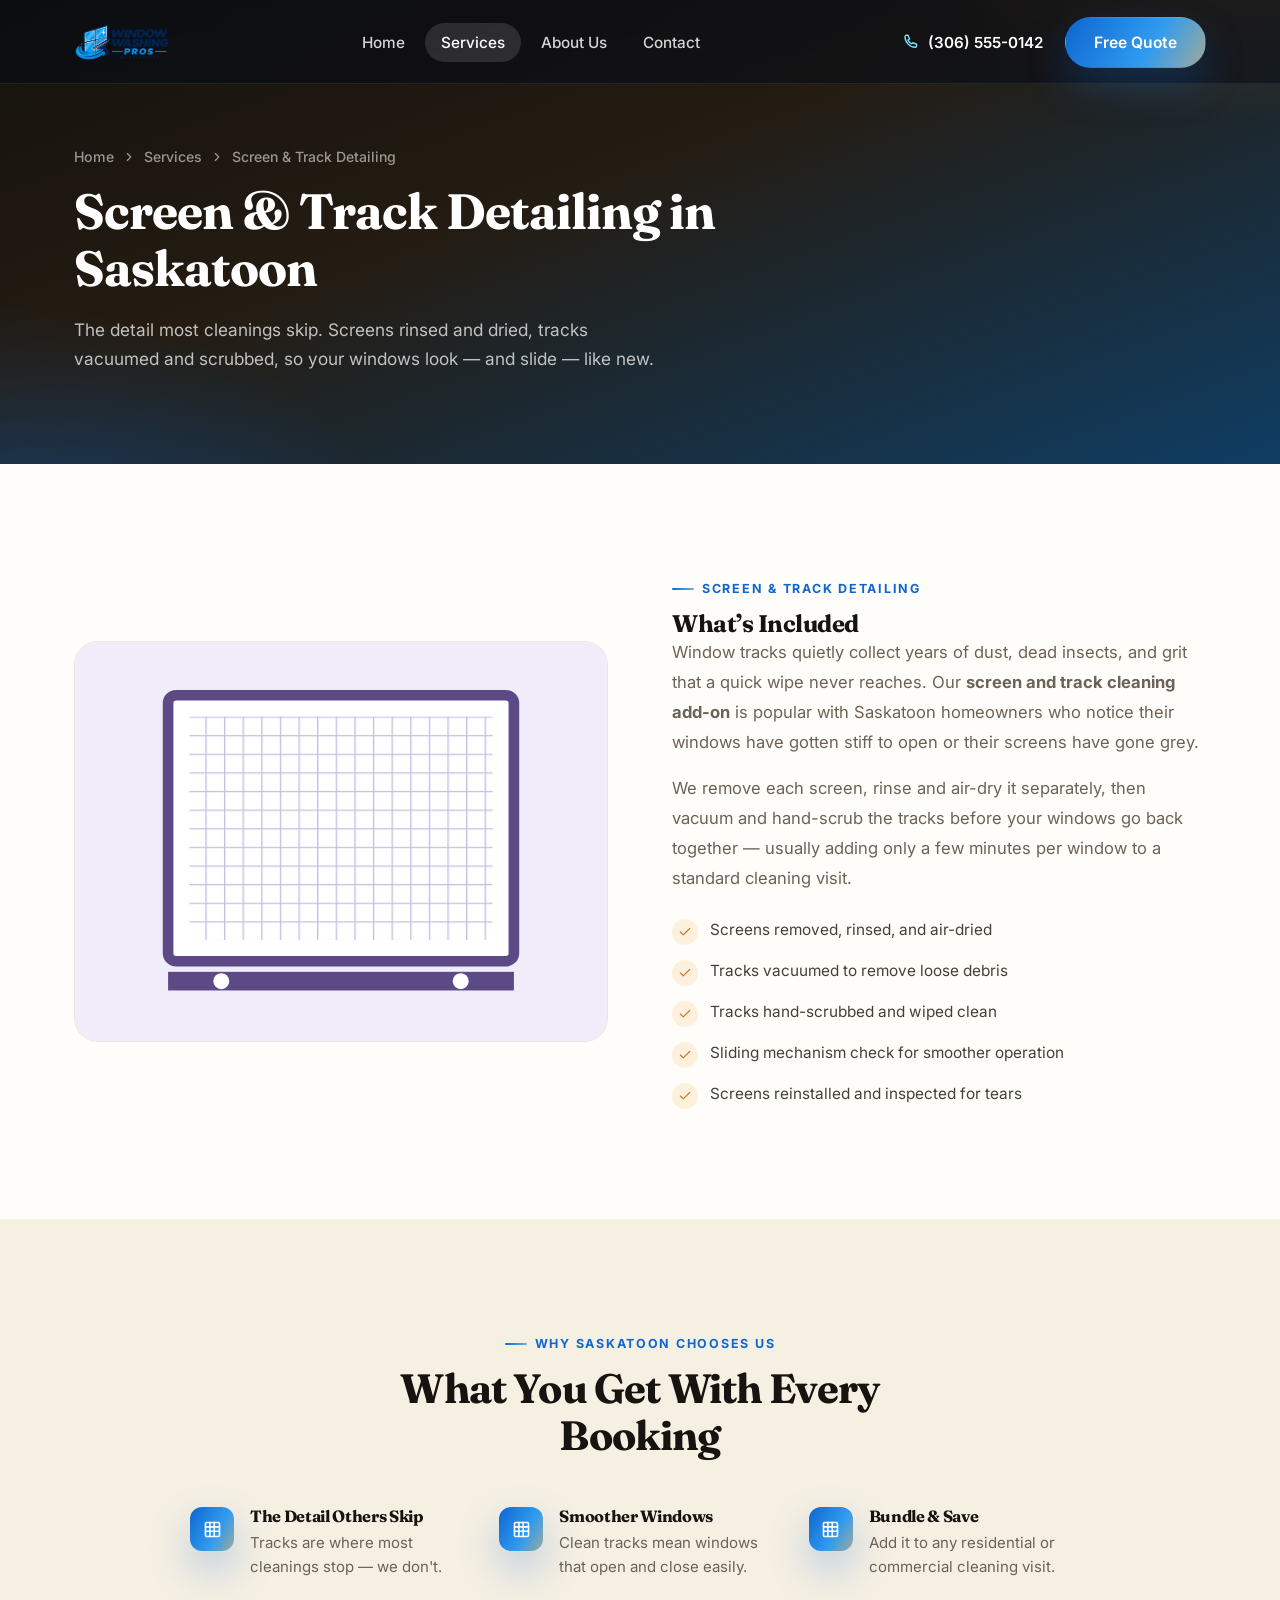
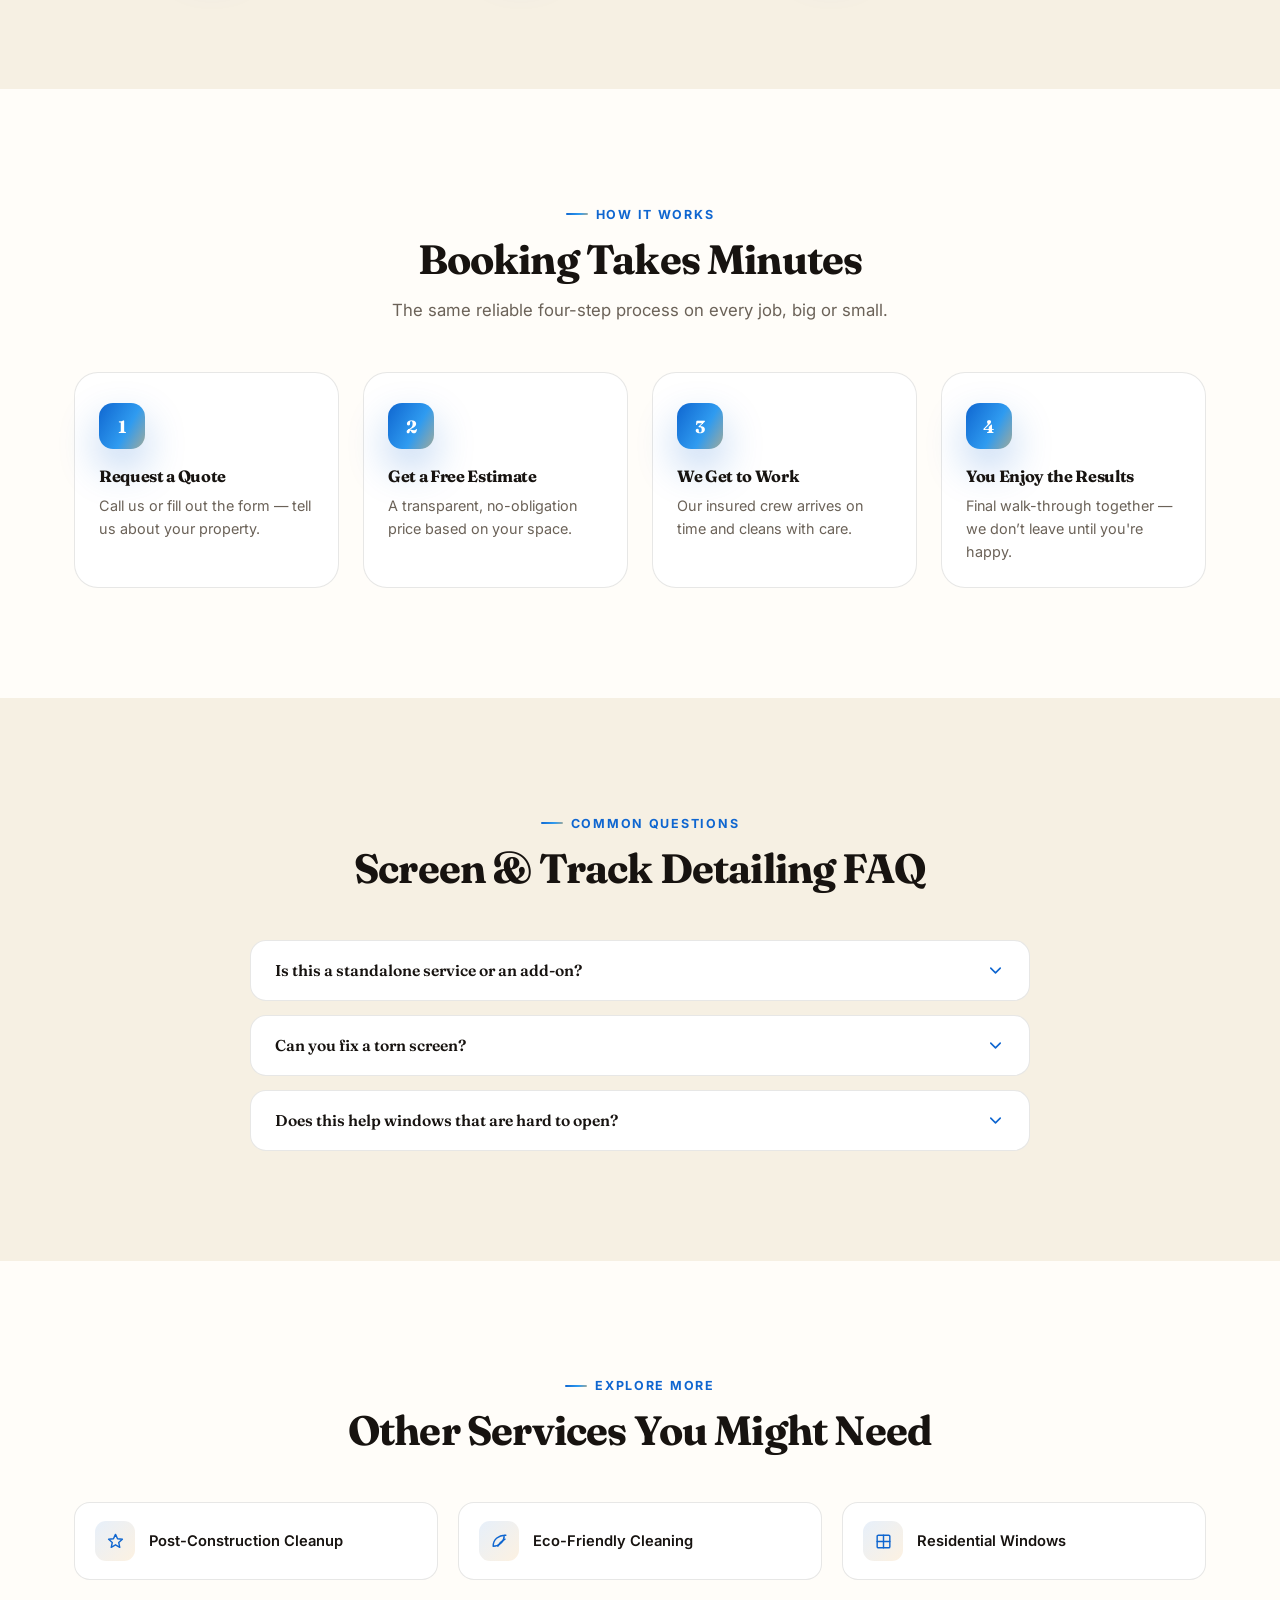
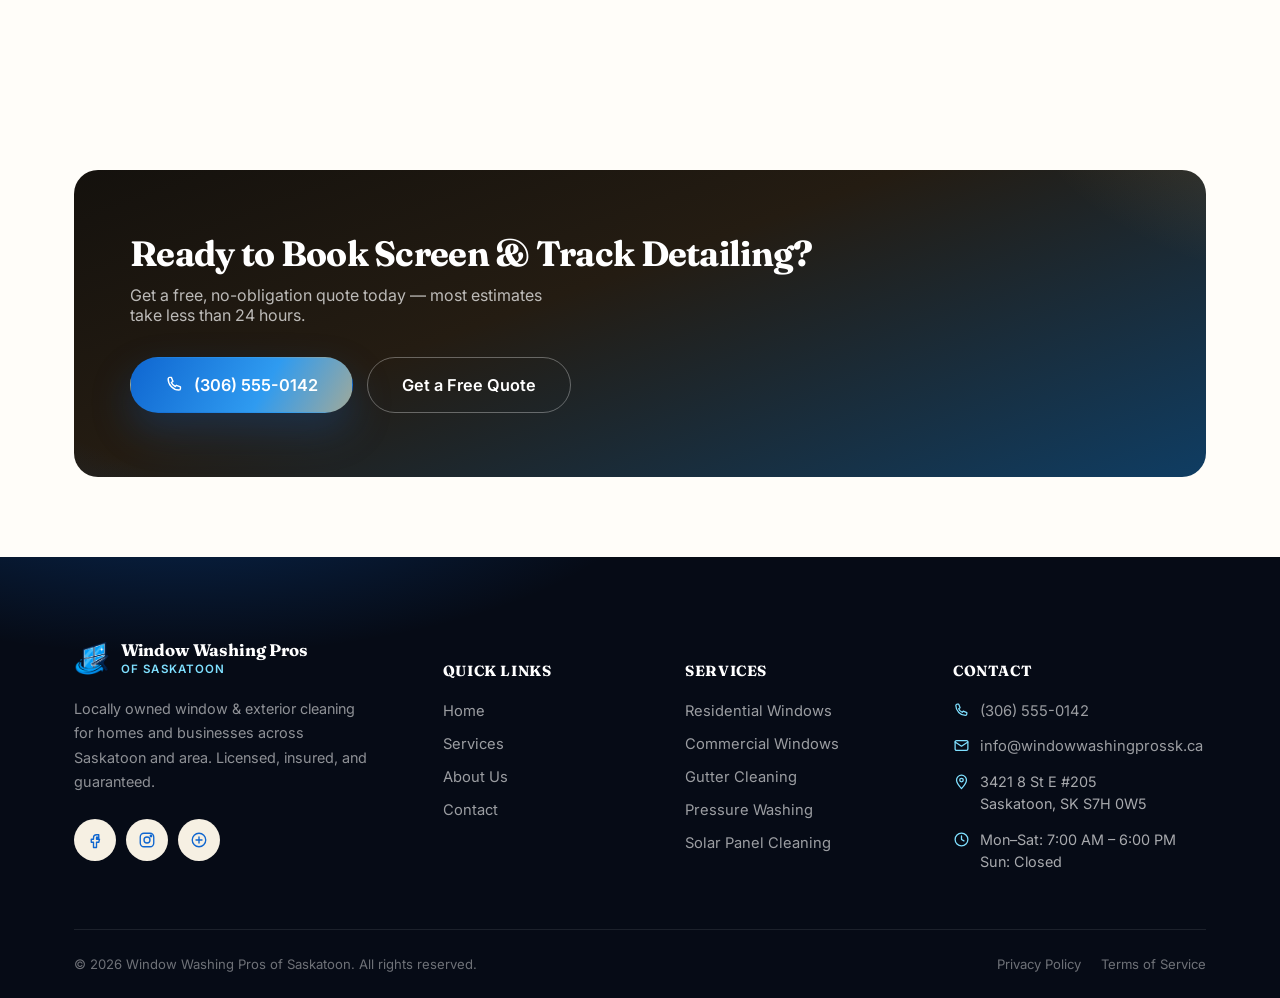
<file: services/screen-track-cleaning.html>
<!DOCTYPE html>
<html lang="en">
<head>
<meta charset="UTF-8">
<meta name="viewport" content="width=device-width, initial-scale=1.0">
<title>Screen &amp; Track Detailing | Window Washing Pros of Saskatoon</title>
<meta name="description" content="Window screen and track cleaning in Saskatoon. Screens rinsed and dried, tracks vacuumed and scrubbed for smoother-sliding windows.">
<link rel="canonical" href="https://www.windowwashingprossk.ca/services/screen-track-cleaning.html">

<link rel="icon" type="image/png" sizes="32x32" href="../assets/favicon-32.png">
<link rel="icon" type="image/png" sizes="16x16" href="../assets/favicon-16.png">
<link rel="apple-touch-icon" sizes="180x180" href="../assets/apple-touch-icon.png">
<link rel="shortcut icon" href="../assets/favicon.ico">

<link rel="preconnect" href="https://fonts.googleapis.com">
<link rel="preconnect" href="https://fonts.gstatic.com" crossorigin>
<link href="https://fonts.googleapis.com/css2?family=Inter:wght@400;500;600;700&amp;family=Fraunces:opsz,wght@9..144,500;9..144,600;9..144,700&amp;display=swap" rel="stylesheet">

<link rel="stylesheet" href="../css/style.css">

<script type="application/ld+json">
{
  "@context": "https://schema.org",
  "@type": "Service",
  "serviceType": "Screen &amp; Track Detailing",
  "provider": {
    "@type": "LocalBusiness",
    "name": "Window Washing Pros of Saskatoon",
    "telephone": "+13065550142",
    "email": "info@windowwashingprossk.ca",
    "address": {
      "@type": "PostalAddress",
      "streetAddress": "3421 8 St E #205",
      "addressLocality": "Saskatoon",
      "addressRegion": "SK",
      "postalCode": "S7H 0W5",
      "addressCountry": "CA"
    }
  },
  "areaServed": {
    "@type": "City",
    "name": "Saskatoon"
  },
  "description": "Window screen and track cleaning in Saskatoon. Screens rinsed and dried, tracks vacuumed and scrubbed for smoother-sliding windows."
}
</script>
</head>
<body class="no-hero">

<!-- ========================= HEADER ========================= -->
<header class="site-header">
  <div class="header-inner">
    <a href="../index.html" class="brand">
      <img src="../assets/logo-full.png" alt="Window Washing Pros of Saskatoon">
    </a>

    <nav class="main-nav" id="main-nav">
      <a href="../index.html">Home</a>
      <a href="../services.html" class="active">Services</a>
      <a href="../about.html">About Us</a>
      <a href="../contact.html">Contact</a>
    </nav>

    <div class="header-actions">
      <a href="tel:+13065550142" class="header-phone">
        <svg viewBox="0 0 24 24" fill="none" stroke="currentColor" stroke-width="1.8" stroke-linecap="round" stroke-linejoin="round"><path d="M4 5c0-1 .8-2 2-2h2l2 5-2 1.5c1 2.3 2.7 4 5 5L14.5 13l5 2v2c0 1.1-.9 2-2 2C10.5 19 4 12.5 4 5z"/></svg>
        <span>(306) 555-0142</span>
      </a>
      <a href="../contact.html" class="btn btn-primary">Free Quote</a>
      <button class="nav-toggle" id="nav-toggle" aria-label="Toggle menu">
        <svg class="icon-menu" viewBox="0 0 24 24" fill="none" stroke="currentColor" stroke-width="1.8" stroke-linecap="round" stroke-linejoin="round"><path d="M4 6h16M4 12h16M4 18h16"/></svg>
        <svg class="icon-close" viewBox="0 0 24 24" fill="none" stroke="currentColor" stroke-width="1.8" stroke-linecap="round" stroke-linejoin="round"><path d="M6 6l12 12M18 6L6 18"/></svg>
      </button>
    </div>
  </div>
</header>

<!-- ========================= PAGE HERO ========================= -->
<section class="page-hero">
  <div class="container">
    <div class="breadcrumb">
      <a href="../index.html">Home</a>
      <svg viewBox="0 0 24 24" fill="none" stroke="currentColor" stroke-width="2" stroke-linecap="round" stroke-linejoin="round"><path d="M9 6l6 6-6 6"/></svg>
      <a href="../services.html">Services</a>
      <svg viewBox="0 0 24 24" fill="none" stroke="currentColor" stroke-width="2" stroke-linecap="round" stroke-linejoin="round"><path d="M9 6l6 6-6 6"/></svg>
      <span>Screen &amp; Track Detailing</span>
    </div>
    <h1>Screen &amp; Track Detailing in Saskatoon</h1>
    <p>The detail most cleanings skip. Screens rinsed and dried, tracks vacuumed and scrubbed, so your windows look &mdash; and slide &mdash; like new.</p>
  </div>
</section>

<!-- ========================= INTRO + COVER ========================= -->
<section class="section">
  <div class="container">
    <div class="split">
      <div class="split-visual reveal">
        <div class="hub-card" style="pointer-events:none;">
          <div class="cover-media"><svg viewBox="0 0 400 300" xmlns="http://www.w3.org/2000/svg">
<defs><pattern id="mesh" width="14" height="14" patternUnits="userSpaceOnUse"><path d="M0 0H14M0 0V14" stroke="#c9bce3" stroke-width="2"/></pattern></defs>
<rect width="400" height="300" fill="#f1ecf9"/>
<rect x="70" y="40" width="260" height="200" rx="6" fill="#ffffff" stroke="#5b4a86" stroke-width="8"/>
<rect x="86" y="56" width="228" height="168" fill="url(#mesh)"/>
<rect x="70" y="248" width="260" height="14" fill="#5b4a86"/>
<circle cx="110" cy="255" r="6" fill="#ffffff"/>
<circle cx="290" cy="255" r="6" fill="#ffffff"/>
</svg></div>
        </div>
      </div>
      <div class="reveal">
        <div class="eyebrow">Screen &amp; Track Detailing</div>
        <h2>What&rsquo;s Included</h2>
          <p style="color:var(--slate-500); font-size:1.04rem; line-height:1.8;">Window tracks quietly collect years of dust, dead insects, and grit that a quick wipe never reaches. Our <strong>screen and track cleaning add-on</strong> is popular with Saskatoon homeowners who notice their windows have gotten stiff to open or their screens have gone grey.</p>
          <p style="color:var(--slate-500); font-size:1.04rem; line-height:1.8; margin-top:16px;">We remove each screen, rinse and air-dry it separately, then vacuum and hand-scrub the tracks before your windows go back together &mdash; usually adding only a few minutes per window to a standard cleaning visit.</p>
        <ul class="checklist" style="margin-top:24px;">
          <li><span class="ck-icon"><svg viewBox="0 0 24 24" fill="none" stroke="currentColor" stroke-width="2" stroke-linecap="round" stroke-linejoin="round"><path d="M4 12l5 5L20 6"/></svg></span>Screens removed, rinsed, and air-dried</li>
          <li><span class="ck-icon"><svg viewBox="0 0 24 24" fill="none" stroke="currentColor" stroke-width="2" stroke-linecap="round" stroke-linejoin="round"><path d="M4 12l5 5L20 6"/></svg></span>Tracks vacuumed to remove loose debris</li>
          <li><span class="ck-icon"><svg viewBox="0 0 24 24" fill="none" stroke="currentColor" stroke-width="2" stroke-linecap="round" stroke-linejoin="round"><path d="M4 12l5 5L20 6"/></svg></span>Tracks hand-scrubbed and wiped clean</li>
          <li><span class="ck-icon"><svg viewBox="0 0 24 24" fill="none" stroke="currentColor" stroke-width="2" stroke-linecap="round" stroke-linejoin="round"><path d="M4 12l5 5L20 6"/></svg></span>Sliding mechanism check for smoother operation</li>
          <li><span class="ck-icon"><svg viewBox="0 0 24 24" fill="none" stroke="currentColor" stroke-width="2" stroke-linecap="round" stroke-linejoin="round"><path d="M4 12l5 5L20 6"/></svg></span>Screens reinstalled and inspected for tears</li>
        </ul>
      </div>
    </div>
  </div>
</section>

<!-- ========================= WHY US ========================= -->
<section class="section section-alt">
  <div class="container">
    <div class="section-head center reveal">
      <div class="eyebrow">Why Saskatoon Chooses Us</div>
      <h2>What You Get With Every Booking</h2>
    </div>
    <div class="feature-list" style="max-width:900px; margin-inline:auto; display:grid; grid-template-columns:repeat(3,1fr); gap:28px;">
          <div class="feature-item">
            <span class="fi-icon"><svg viewBox="0 0 24 24" fill="none" stroke="currentColor" stroke-width="1.8" stroke-linecap="round" stroke-linejoin="round"><rect x="4" y="4" width="16" height="16" rx="1.5"/><path d="M4 9h16M4 14h16M9 4v16M14 4v16"/></svg></span>
            <div>
              <h4>The Detail Others Skip</h4>
              <p>Tracks are where most cleanings stop &mdash; we don't.</p>
            </div>
          </div>
          <div class="feature-item">
            <span class="fi-icon"><svg viewBox="0 0 24 24" fill="none" stroke="currentColor" stroke-width="1.8" stroke-linecap="round" stroke-linejoin="round"><rect x="4" y="4" width="16" height="16" rx="1.5"/><path d="M4 9h16M4 14h16M9 4v16M14 4v16"/></svg></span>
            <div>
              <h4>Smoother Windows</h4>
              <p>Clean tracks mean windows that open and close easily.</p>
            </div>
          </div>
          <div class="feature-item">
            <span class="fi-icon"><svg viewBox="0 0 24 24" fill="none" stroke="currentColor" stroke-width="1.8" stroke-linecap="round" stroke-linejoin="round"><rect x="4" y="4" width="16" height="16" rx="1.5"/><path d="M4 9h16M4 14h16M9 4v16M14 4v16"/></svg></span>
            <div>
              <h4>Bundle &amp; Save</h4>
              <p>Add it to any residential or commercial cleaning visit.</p>
            </div>
          </div>
    </div>
  </div>
</section>

<!-- ========================= PROCESS ========================= -->
<section class="section">
  <div class="container">
    <div class="section-head center reveal">
      <div class="eyebrow">How It Works</div>
      <h2>Booking Takes Minutes</h2>
      <p>The same reliable four-step process on every job, big or small.</p>
    </div>
    <div class="steps">
      <div class="step reveal">
        <div class="step-num">1</div>
        <h4>Request a Quote</h4>
        <p>Call us or fill out the form &mdash; tell us about your property.</p>
      </div>
      <div class="step reveal">
        <div class="step-num">2</div>
        <h4>Get a Free Estimate</h4>
        <p>A transparent, no-obligation price based on your space.</p>
      </div>
      <div class="step reveal">
        <div class="step-num">3</div>
        <h4>We Get to Work</h4>
        <p>Our insured crew arrives on time and cleans with care.</p>
      </div>
      <div class="step reveal">
        <div class="step-num">4</div>
        <h4>You Enjoy the Results</h4>
        <p>Final walk-through together &mdash; we don&rsquo;t leave until you're happy.</p>
      </div>
    </div>
  </div>
</section>

<!-- ========================= FAQ ========================= -->
<section class="section section-alt">
  <div class="container">
    <div class="section-head center reveal">
      <div class="eyebrow">Common Questions</div>
      <h2>Screen &amp; Track Detailing FAQ</h2>
    </div>
    <div class="faq-list reveal">
      <div class="faq-item">
        <button class="faq-question">
          Is this a standalone service or an add-on?
          <svg viewBox="0 0 24 24" fill="none" stroke="currentColor" stroke-width="2" stroke-linecap="round" stroke-linejoin="round"><path d="M6 9l6 6 6-6"/></svg>
        </button>
        <div class="faq-answer">
          <div class="faq-answer-inner">It's most commonly booked as an add-on to a residential or commercial window cleaning, though we're happy to do it on its own if that's all you need.</div>
        </div>
      </div>
      <div class="faq-item">
        <button class="faq-question">
          Can you fix a torn screen?
          <svg viewBox="0 0 24 24" fill="none" stroke="currentColor" stroke-width="2" stroke-linecap="round" stroke-linejoin="round"><path d="M6 9l6 6 6-6"/></svg>
        </button>
        <div class="faq-answer">
          <div class="faq-answer-inner">We'll flag any torn or damaged screens during the visit; minor re-stretching is sometimes possible, though full replacement is a separate service.</div>
        </div>
      </div>
      <div class="faq-item">
        <button class="faq-question">
          Does this help windows that are hard to open?
          <svg viewBox="0 0 24 24" fill="none" stroke="currentColor" stroke-width="2" stroke-linecap="round" stroke-linejoin="round"><path d="M6 9l6 6 6-6"/></svg>
        </button>
        <div class="faq-answer">
          <div class="faq-answer-inner">Often, yes &mdash; a buildup of grit in the track is a common cause of stiff sliding windows, and clearing it out frequently solves the problem.</div>
        </div>
      </div>
    </div>
  </div>
</section>

<!-- ========================= RELATED SERVICES ========================= -->
<section class="section">
  <div class="container">
    <div class="section-head center reveal">
      <div class="eyebrow">Explore More</div>
      <h2>Other Services You Might Need</h2>
    </div>
    <div class="related-grid reveal">
      <a href="post-construction-cleanup.html" class="related-card">
        <span class="rc-icon"><svg viewBox="0 0 24 24" fill="none" stroke="currentColor" stroke-width="1.8" stroke-linecap="round" stroke-linejoin="round"><path d="M12 3l2.6 5.6 6.1.6-4.6 4.1 1.3 6-5.4-3.1-5.4 3.1 1.3-6-4.6-4.1 6.1-.6z"/></svg></span>
        <span>Post-Construction Cleanup</span>
      </a>
      <a href="eco-friendly-cleaning.html" class="related-card">
        <span class="rc-icon"><svg viewBox="0 0 24 24" fill="none" stroke="currentColor" stroke-width="1.8" stroke-linecap="round" stroke-linejoin="round"><path d="M20 4C10 4 4 10 4 18c8 0 14-6 14-14z"/><path d="M10 18c2-4 5-7 9-9"/></svg></span>
        <span>Eco-Friendly Cleaning</span>
      </a>
      <a href="residential-window-cleaning.html" class="related-card">
        <span class="rc-icon"><svg viewBox="0 0 24 24" fill="none" stroke="currentColor" stroke-width="1.8" stroke-linecap="round" stroke-linejoin="round"><rect x="4" y="4" width="16" height="16" rx="1.5"/><path d="M12 4v16M4 12h16"/></svg></span>
        <span>Residential Windows</span>
      </a>
    </div>
  </div>
</section>

<!-- ========================= CTA BANNER ========================= -->
<section class="section-sm">
  <div class="container">
    <div class="cta-banner reveal">
      <div>
        <h2>Ready to Book Screen &amp; Track Detailing?</h2>
        <p>Get a free, no-obligation quote today &mdash; most estimates take less than 24 hours.</p>
      </div>
      <div class="cta-actions">
        <a href="tel:+13065550142" class="btn btn-primary btn-lg">
          <svg viewBox="0 0 24 24" fill="none" stroke="currentColor" stroke-width="1.8" stroke-linecap="round" stroke-linejoin="round"><path d="M4 5c0-1 .8-2 2-2h2l2 5-2 1.5c1 2.3 2.7 4 5 5L14.5 13l5 2v2c0 1.1-.9 2-2 2C10.5 19 4 12.5 4 5z"/></svg>
          (306) 555-0142
        </a>
        <a href="../contact.html" class="btn btn-ghost btn-lg">Get a Free Quote</a>
      </div>
    </div>
  </div>
</section>

<!-- ========================= FOOTER ========================= -->
<footer class="site-footer">
  <div class="container">
    <div class="footer-inner">
      <div class="footer-col">
        <div class="footer-brand">
          <img src="../assets/logo-icon.png" alt="Window Washing Pros of Saskatoon icon">
          <div class="fb-text">
            <strong>Window Washing Pros</strong>
            <span>Of Saskatoon</span>
          </div>
        </div>
        <p class="blurb">
          Locally owned window &amp; exterior cleaning for homes and businesses across
          Saskatoon and area. Licensed, insured, and guaranteed.
        </p>
        <div class="social-row">
          <a href="#" aria-label="Facebook">
            <svg viewBox="0 0 24 24" fill="none" stroke="currentColor" stroke-width="1.8" stroke-linecap="round" stroke-linejoin="round"><path d="M14 9h3V5h-3c-2.2 0-4 1.8-4 4v2H7v4h3v7h4v-7h3l1-4h-4V9c0-.6.4-1 1-1z"/></svg>
          </a>
          <a href="#" aria-label="Instagram">
            <svg viewBox="0 0 24 24" fill="none" stroke="currentColor" stroke-width="1.8" stroke-linecap="round" stroke-linejoin="round"><rect x="3" y="3" width="18" height="18" rx="5"/><circle cx="12" cy="12" r="4"/><circle cx="17.3" cy="6.7" r="1"/></svg>
          </a>
          <a href="#" aria-label="Google Reviews">
            <svg viewBox="0 0 24 24" fill="none" stroke="currentColor" stroke-width="1.8" stroke-linecap="round" stroke-linejoin="round"><circle cx="12" cy="12" r="9"/><path d="M8 12h8M12 8v8"/></svg>
          </a>
        </div>
      </div>

      <div class="footer-col">
        <h5>Quick Links</h5>
        <ul>
          <li><a href="../index.html">Home</a></li>
          <li><a href="../services.html">Services</a></li>
          <li><a href="../about.html">About Us</a></li>
          <li><a href="../contact.html">Contact</a></li>
        </ul>
      </div>

      <div class="footer-col">
        <h5>Services</h5>
        <ul>
          <li><a href="residential-window-cleaning.html">Residential Windows</a></li>
          <li><a href="commercial-window-cleaning.html">Commercial Windows</a></li>
          <li><a href="gutter-cleaning.html">Gutter Cleaning</a></li>
          <li><a href="pressure-washing.html">Pressure Washing</a></li>
          <li><a href="solar-panel-cleaning.html">Solar Panel Cleaning</a></li>
        </ul>
      </div>

      <div class="footer-col">
        <h5>Contact</h5>
        <ul class="footer-contact">
          <li>
            <svg viewBox="0 0 24 24" fill="none" stroke="currentColor" stroke-width="1.8" stroke-linecap="round" stroke-linejoin="round"><path d="M4 5c0-1 .8-2 2-2h2l2 5-2 1.5c1 2.3 2.7 4 5 5L14.5 13l5 2v2c0 1.1-.9 2-2 2C10.5 19 4 12.5 4 5z"/></svg>
            <a href="tel:+13065550142">(306) 555-0142</a>
          </li>
          <li>
            <svg viewBox="0 0 24 24" fill="none" stroke="currentColor" stroke-width="1.8" stroke-linecap="round" stroke-linejoin="round"><rect x="3" y="5" width="18" height="14" rx="2"/><path d="M3 7l9 6 9-6"/></svg>
            <a href="mailto:info@windowwashingprossk.ca">info@windowwashingprossk.ca</a>
          </li>
          <li>
            <svg viewBox="0 0 24 24" fill="none" stroke="currentColor" stroke-width="1.8" stroke-linecap="round" stroke-linejoin="round"><path d="M12 22s7-7.2 7-12a7 7 0 1 0-14 0c0 4.8 7 12 7 12z"/><circle cx="12" cy="10" r="2.5"/></svg>
            <span>3421 8 St E #205<br>Saskatoon, SK S7H 0W5</span>
          </li>
          <li>
            <svg viewBox="0 0 24 24" fill="none" stroke="currentColor" stroke-width="1.8" stroke-linecap="round" stroke-linejoin="round"><circle cx="12" cy="12" r="9"/><path d="M12 7v5l3.5 2"/></svg>
            <span>Mon&ndash;Sat: 7:00 AM &ndash; 6:00 PM<br>Sun: Closed</span>
          </li>
        </ul>
      </div>
    </div>

    <div class="footer-bottom">
      <p>&copy; <span id="year"></span> Window Washing Pros of Saskatoon. All rights reserved.</p>
      <div class="footer-legal">
        <a href="#">Privacy Policy</a>
        <a href="#">Terms of Service</a>
      </div>
    </div>
  </div>
</footer>

<script src="../js/script.js"></script>
</body>
</html>
</file>
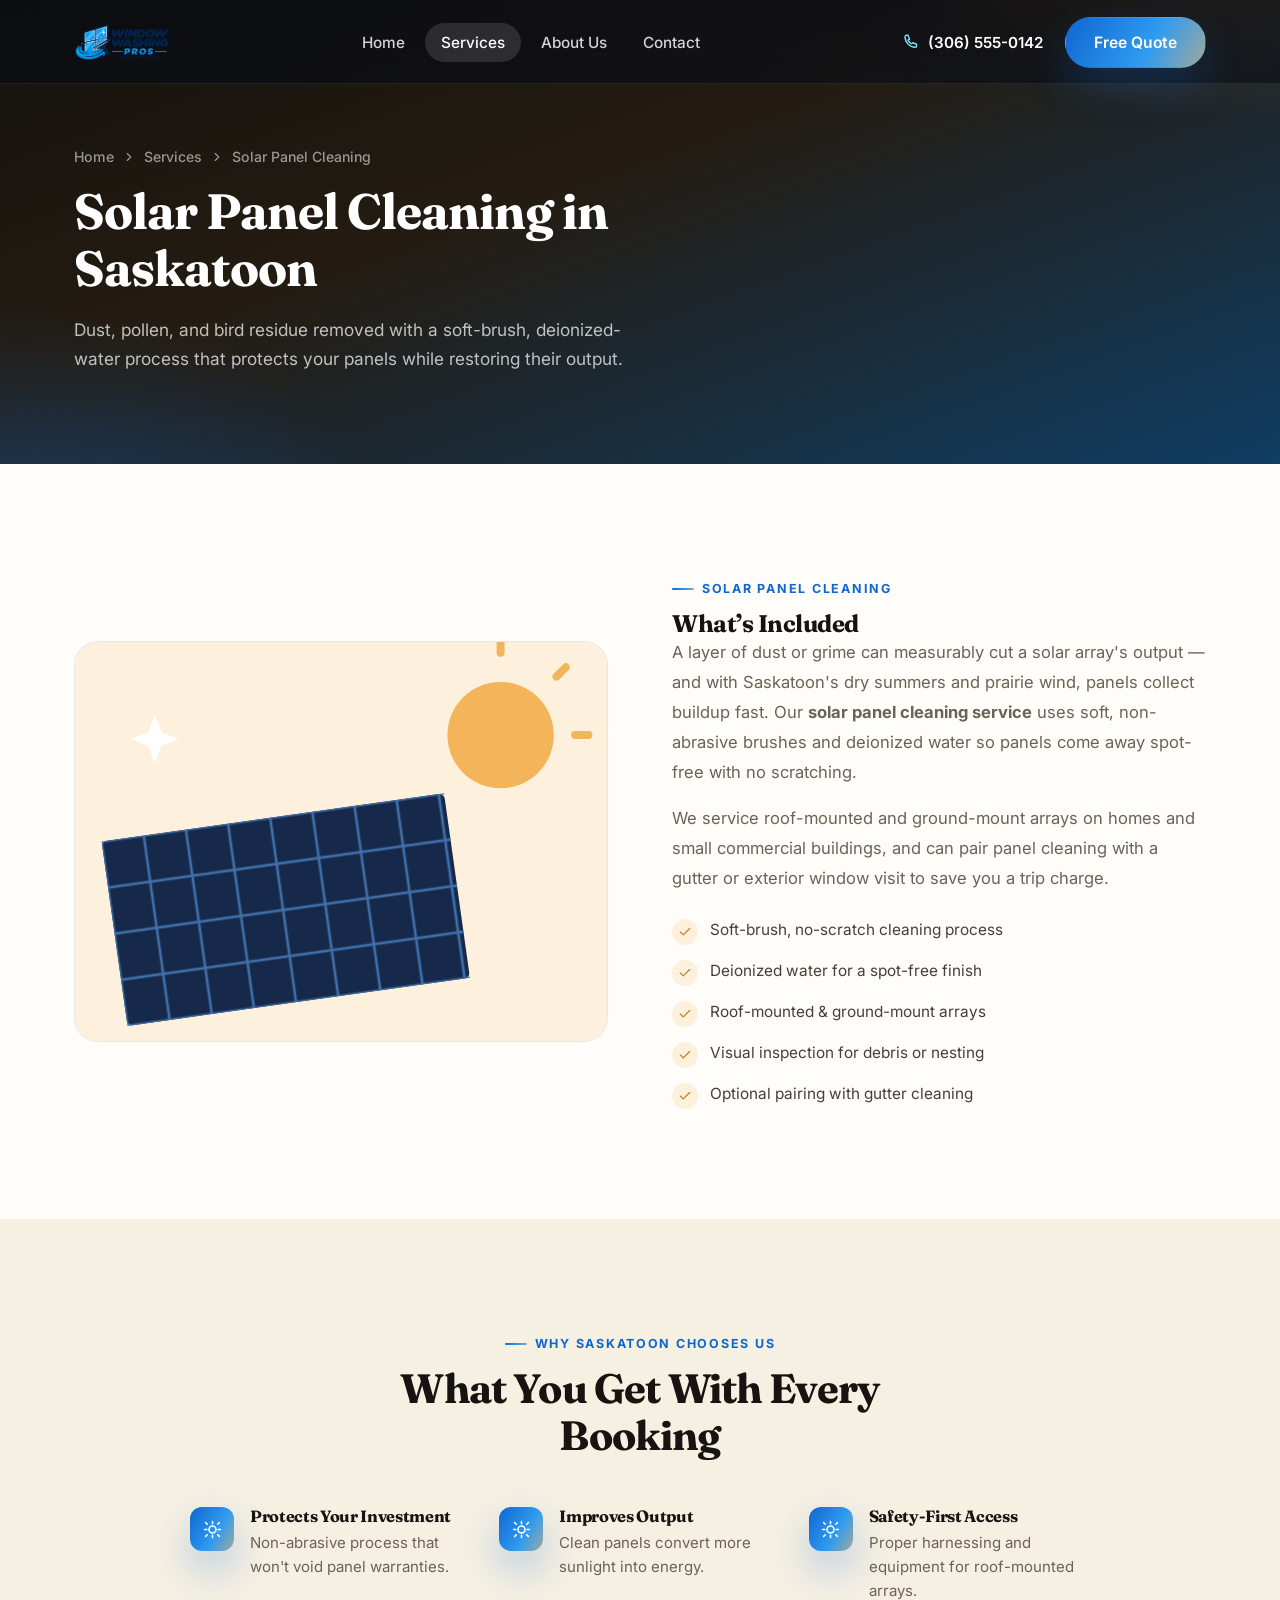
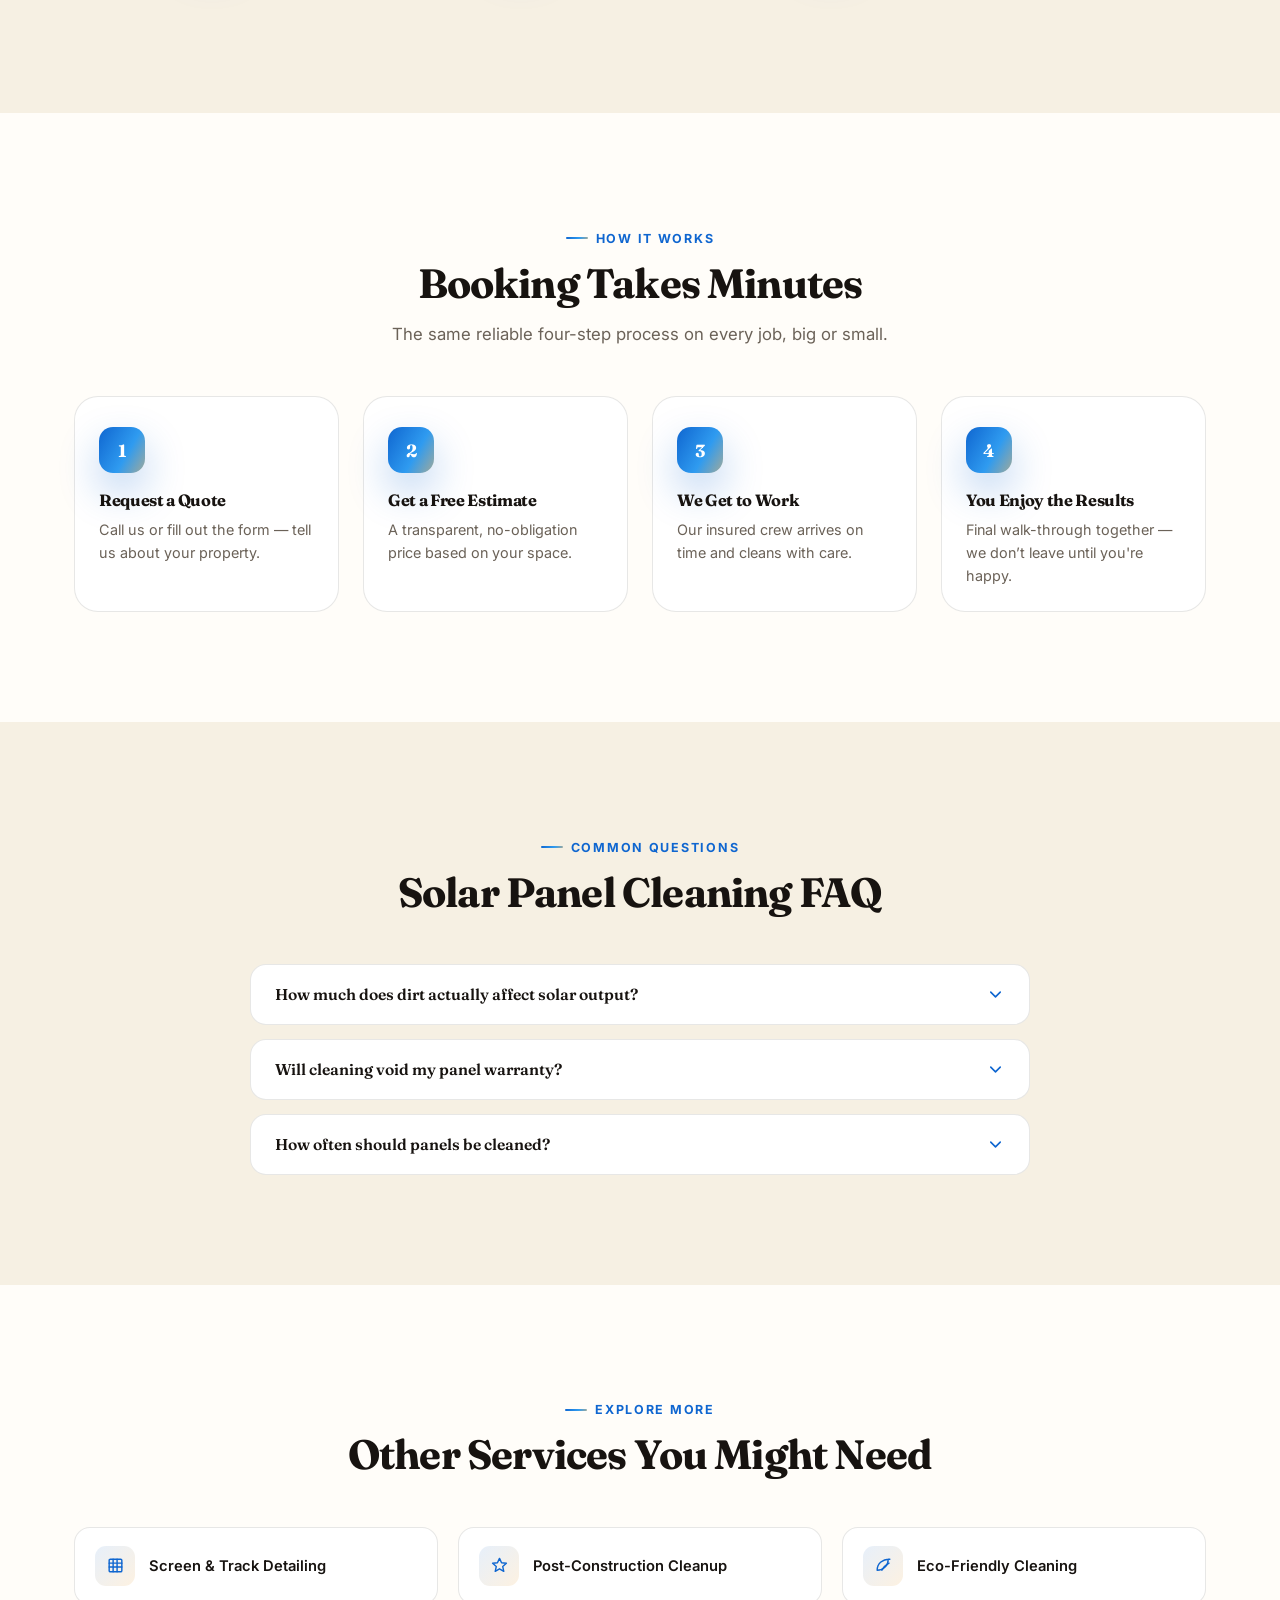
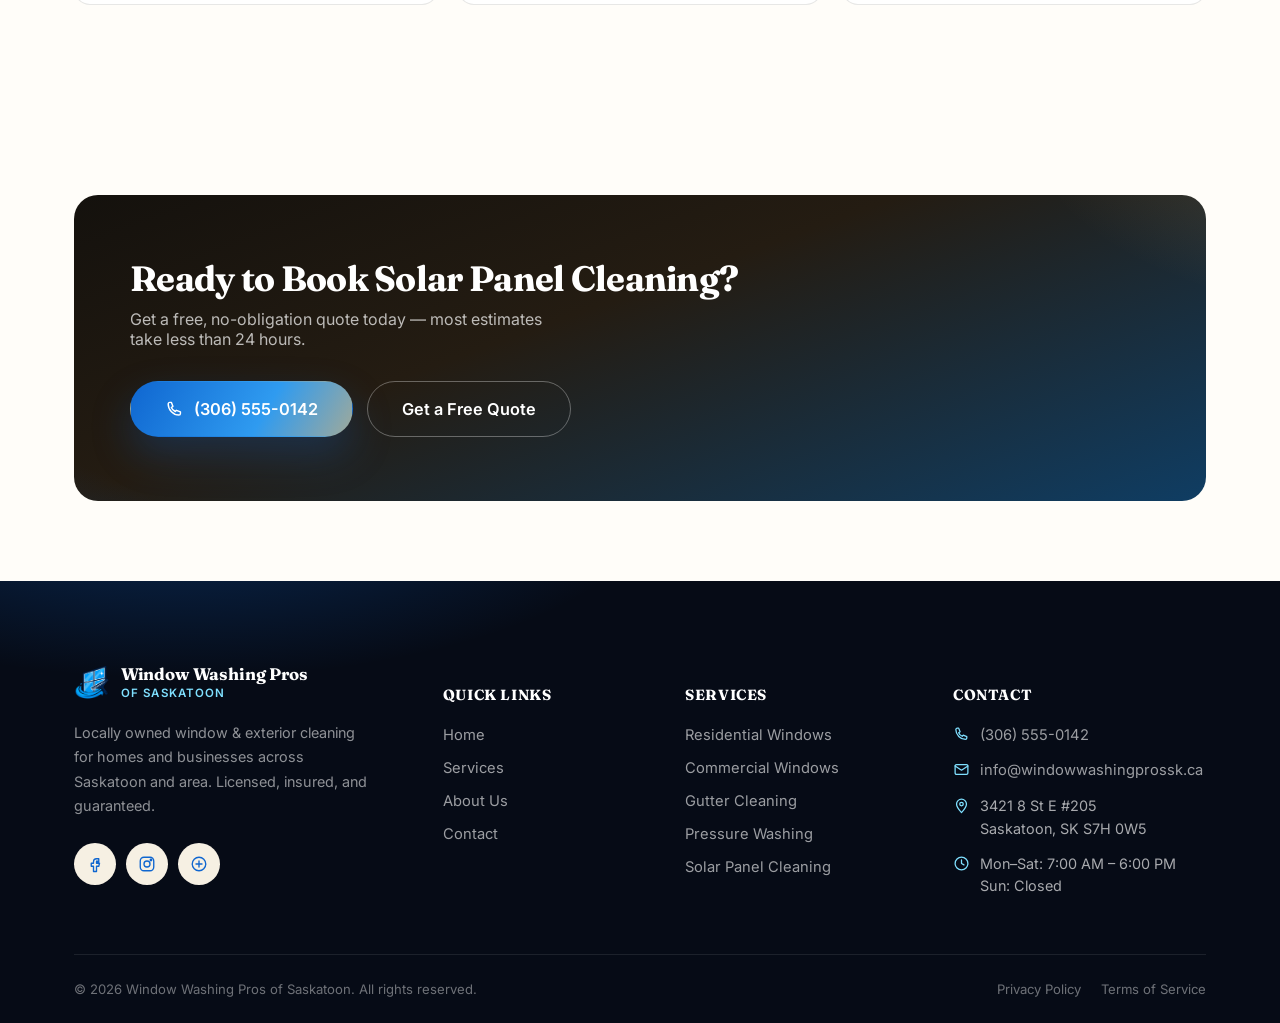
<file: services/solar-panel-cleaning.html>
<!DOCTYPE html>
<html lang="en">
<head>
<meta charset="UTF-8">
<meta name="viewport" content="width=device-width, initial-scale=1.0">
<title>Solar Panel Cleaning | Window Washing Pros of Saskatoon</title>
<meta name="description" content="Solar panel cleaning in Saskatoon. Soft-brush, deionized-water cleaning that removes dust and grime and helps restore energy output.">
<link rel="canonical" href="https://www.windowwashingprossk.ca/services/solar-panel-cleaning.html">

<link rel="icon" type="image/png" sizes="32x32" href="../assets/favicon-32.png">
<link rel="icon" type="image/png" sizes="16x16" href="../assets/favicon-16.png">
<link rel="apple-touch-icon" sizes="180x180" href="../assets/apple-touch-icon.png">
<link rel="shortcut icon" href="../assets/favicon.ico">

<link rel="preconnect" href="https://fonts.googleapis.com">
<link rel="preconnect" href="https://fonts.gstatic.com" crossorigin>
<link href="https://fonts.googleapis.com/css2?family=Inter:wght@400;500;600;700&amp;family=Fraunces:opsz,wght@9..144,500;9..144,600;9..144,700&amp;display=swap" rel="stylesheet">

<link rel="stylesheet" href="../css/style.css">

<script type="application/ld+json">
{
  "@context": "https://schema.org",
  "@type": "Service",
  "serviceType": "Solar Panel Cleaning",
  "provider": {
    "@type": "LocalBusiness",
    "name": "Window Washing Pros of Saskatoon",
    "telephone": "+13065550142",
    "email": "info@windowwashingprossk.ca",
    "address": {
      "@type": "PostalAddress",
      "streetAddress": "3421 8 St E #205",
      "addressLocality": "Saskatoon",
      "addressRegion": "SK",
      "postalCode": "S7H 0W5",
      "addressCountry": "CA"
    }
  },
  "areaServed": {
    "@type": "City",
    "name": "Saskatoon"
  },
  "description": "Solar panel cleaning in Saskatoon. Soft-brush, deionized-water cleaning that removes dust and grime and helps restore energy output."
}
</script>
</head>
<body class="no-hero">

<!-- ========================= HEADER ========================= -->
<header class="site-header">
  <div class="header-inner">
    <a href="../index.html" class="brand">
      <img src="../assets/logo-full.png" alt="Window Washing Pros of Saskatoon">
    </a>

    <nav class="main-nav" id="main-nav">
      <a href="../index.html">Home</a>
      <a href="../services.html" class="active">Services</a>
      <a href="../about.html">About Us</a>
      <a href="../contact.html">Contact</a>
    </nav>

    <div class="header-actions">
      <a href="tel:+13065550142" class="header-phone">
        <svg viewBox="0 0 24 24" fill="none" stroke="currentColor" stroke-width="1.8" stroke-linecap="round" stroke-linejoin="round"><path d="M4 5c0-1 .8-2 2-2h2l2 5-2 1.5c1 2.3 2.7 4 5 5L14.5 13l5 2v2c0 1.1-.9 2-2 2C10.5 19 4 12.5 4 5z"/></svg>
        <span>(306) 555-0142</span>
      </a>
      <a href="../contact.html" class="btn btn-primary">Free Quote</a>
      <button class="nav-toggle" id="nav-toggle" aria-label="Toggle menu">
        <svg class="icon-menu" viewBox="0 0 24 24" fill="none" stroke="currentColor" stroke-width="1.8" stroke-linecap="round" stroke-linejoin="round"><path d="M4 6h16M4 12h16M4 18h16"/></svg>
        <svg class="icon-close" viewBox="0 0 24 24" fill="none" stroke="currentColor" stroke-width="1.8" stroke-linecap="round" stroke-linejoin="round"><path d="M6 6l12 12M18 6L6 18"/></svg>
      </button>
    </div>
  </div>
</header>

<!-- ========================= PAGE HERO ========================= -->
<section class="page-hero">
  <div class="container">
    <div class="breadcrumb">
      <a href="../index.html">Home</a>
      <svg viewBox="0 0 24 24" fill="none" stroke="currentColor" stroke-width="2" stroke-linecap="round" stroke-linejoin="round"><path d="M9 6l6 6-6 6"/></svg>
      <a href="../services.html">Services</a>
      <svg viewBox="0 0 24 24" fill="none" stroke="currentColor" stroke-width="2" stroke-linecap="round" stroke-linejoin="round"><path d="M9 6l6 6-6 6"/></svg>
      <span>Solar Panel Cleaning</span>
    </div>
    <h1>Solar Panel Cleaning in Saskatoon</h1>
    <p>Dust, pollen, and bird residue removed with a soft-brush, deionized-water process that protects your panels while restoring their output.</p>
  </div>
</section>

<!-- ========================= INTRO + COVER ========================= -->
<section class="section">
  <div class="container">
    <div class="split">
      <div class="split-visual reveal">
        <div class="hub-card" style="pointer-events:none;">
          <div class="cover-media"><svg viewBox="0 0 400 300" xmlns="http://www.w3.org/2000/svg">
<defs><pattern id="cells" width="32" height="35" patternUnits="userSpaceOnUse"><rect width="32" height="35" fill="none" stroke="#3f6ea8" stroke-width="2"/></pattern></defs>
<rect width="400" height="300" fill="#fdf1de"/>
<circle cx="320" cy="70" r="40" fill="#f4b45a"/>
<g stroke="#f4b45a" stroke-width="6" stroke-linecap="round"><line x1="320" y1="8" x2="320" y2="-2"/><line x1="376" y1="70" x2="386" y2="70"/><line x1="362" y1="26" x2="369" y2="19"/></g>
<g transform="translate(20,150) rotate(-8)"><rect width="260" height="140" fill="#16294a" rx="4"/><rect width="260" height="140" fill="url(#cells)"/></g>
<path d="M60 55l5 13 13 5-13 5-5 13-5-13-13-5 13-5z" fill="#ffffff"/>
</svg></div>
        </div>
      </div>
      <div class="reveal">
        <div class="eyebrow">Solar Panel Cleaning</div>
        <h2>What&rsquo;s Included</h2>
          <p style="color:var(--slate-500); font-size:1.04rem; line-height:1.8;">A layer of dust or grime can measurably cut a solar array's output &mdash; and with Saskatoon's dry summers and prairie wind, panels collect buildup fast. Our <strong>solar panel cleaning service</strong> uses soft, non-abrasive brushes and deionized water so panels come away spot-free with no scratching.</p>
          <p style="color:var(--slate-500); font-size:1.04rem; line-height:1.8; margin-top:16px;">We service roof-mounted and ground-mount arrays on homes and small commercial buildings, and can pair panel cleaning with a gutter or exterior window visit to save you a trip charge.</p>
        <ul class="checklist" style="margin-top:24px;">
          <li><span class="ck-icon"><svg viewBox="0 0 24 24" fill="none" stroke="currentColor" stroke-width="2" stroke-linecap="round" stroke-linejoin="round"><path d="M4 12l5 5L20 6"/></svg></span>Soft-brush, no-scratch cleaning process</li>
          <li><span class="ck-icon"><svg viewBox="0 0 24 24" fill="none" stroke="currentColor" stroke-width="2" stroke-linecap="round" stroke-linejoin="round"><path d="M4 12l5 5L20 6"/></svg></span>Deionized water for a spot-free finish</li>
          <li><span class="ck-icon"><svg viewBox="0 0 24 24" fill="none" stroke="currentColor" stroke-width="2" stroke-linecap="round" stroke-linejoin="round"><path d="M4 12l5 5L20 6"/></svg></span>Roof-mounted &amp; ground-mount arrays</li>
          <li><span class="ck-icon"><svg viewBox="0 0 24 24" fill="none" stroke="currentColor" stroke-width="2" stroke-linecap="round" stroke-linejoin="round"><path d="M4 12l5 5L20 6"/></svg></span>Visual inspection for debris or nesting</li>
          <li><span class="ck-icon"><svg viewBox="0 0 24 24" fill="none" stroke="currentColor" stroke-width="2" stroke-linecap="round" stroke-linejoin="round"><path d="M4 12l5 5L20 6"/></svg></span>Optional pairing with gutter cleaning</li>
        </ul>
      </div>
    </div>
  </div>
</section>

<!-- ========================= WHY US ========================= -->
<section class="section section-alt">
  <div class="container">
    <div class="section-head center reveal">
      <div class="eyebrow">Why Saskatoon Chooses Us</div>
      <h2>What You Get With Every Booking</h2>
    </div>
    <div class="feature-list" style="max-width:900px; margin-inline:auto; display:grid; grid-template-columns:repeat(3,1fr); gap:28px;">
          <div class="feature-item">
            <span class="fi-icon"><svg viewBox="0 0 24 24" fill="none" stroke="currentColor" stroke-width="1.8" stroke-linecap="round" stroke-linejoin="round"><circle cx="12" cy="12" r="4"/><path d="M12 3v2.5M12 18.5V21M4.2 4.2l1.8 1.8M18 18l1.8 1.8M3 12h2.5M18.5 12H21M4.2 19.8L6 18M18 6l1.8-1.8"/></svg></span>
            <div>
              <h4>Protects Your Investment</h4>
              <p>Non-abrasive process that won't void panel warranties.</p>
            </div>
          </div>
          <div class="feature-item">
            <span class="fi-icon"><svg viewBox="0 0 24 24" fill="none" stroke="currentColor" stroke-width="1.8" stroke-linecap="round" stroke-linejoin="round"><circle cx="12" cy="12" r="4"/><path d="M12 3v2.5M12 18.5V21M4.2 4.2l1.8 1.8M18 18l1.8 1.8M3 12h2.5M18.5 12H21M4.2 19.8L6 18M18 6l1.8-1.8"/></svg></span>
            <div>
              <h4>Improves Output</h4>
              <p>Clean panels convert more sunlight into energy.</p>
            </div>
          </div>
          <div class="feature-item">
            <span class="fi-icon"><svg viewBox="0 0 24 24" fill="none" stroke="currentColor" stroke-width="1.8" stroke-linecap="round" stroke-linejoin="round"><circle cx="12" cy="12" r="4"/><path d="M12 3v2.5M12 18.5V21M4.2 4.2l1.8 1.8M18 18l1.8 1.8M3 12h2.5M18.5 12H21M4.2 19.8L6 18M18 6l1.8-1.8"/></svg></span>
            <div>
              <h4>Safety-First Access</h4>
              <p>Proper harnessing and equipment for roof-mounted arrays.</p>
            </div>
          </div>
    </div>
  </div>
</section>

<!-- ========================= PROCESS ========================= -->
<section class="section">
  <div class="container">
    <div class="section-head center reveal">
      <div class="eyebrow">How It Works</div>
      <h2>Booking Takes Minutes</h2>
      <p>The same reliable four-step process on every job, big or small.</p>
    </div>
    <div class="steps">
      <div class="step reveal">
        <div class="step-num">1</div>
        <h4>Request a Quote</h4>
        <p>Call us or fill out the form &mdash; tell us about your property.</p>
      </div>
      <div class="step reveal">
        <div class="step-num">2</div>
        <h4>Get a Free Estimate</h4>
        <p>A transparent, no-obligation price based on your space.</p>
      </div>
      <div class="step reveal">
        <div class="step-num">3</div>
        <h4>We Get to Work</h4>
        <p>Our insured crew arrives on time and cleans with care.</p>
      </div>
      <div class="step reveal">
        <div class="step-num">4</div>
        <h4>You Enjoy the Results</h4>
        <p>Final walk-through together &mdash; we don&rsquo;t leave until you're happy.</p>
      </div>
    </div>
  </div>
</section>

<!-- ========================= FAQ ========================= -->
<section class="section section-alt">
  <div class="container">
    <div class="section-head center reveal">
      <div class="eyebrow">Common Questions</div>
      <h2>Solar Panel Cleaning FAQ</h2>
    </div>
    <div class="faq-list reveal">
      <div class="faq-item">
        <button class="faq-question">
          How much does dirt actually affect solar output?
          <svg viewBox="0 0 24 24" fill="none" stroke="currentColor" stroke-width="2" stroke-linecap="round" stroke-linejoin="round"><path d="M6 9l6 6 6-6"/></svg>
        </button>
        <div class="faq-answer">
          <div class="faq-answer-inner">Studies commonly show a 5&ndash;25% drop in output from heavy dust and grime buildup, depending on tilt and local conditions &mdash; a clean can meaningfully restore performance.</div>
        </div>
      </div>
      <div class="faq-item">
        <button class="faq-question">
          Will cleaning void my panel warranty?
          <svg viewBox="0 0 24 24" fill="none" stroke="currentColor" stroke-width="2" stroke-linecap="round" stroke-linejoin="round"><path d="M6 9l6 6 6-6"/></svg>
        </button>
        <div class="faq-answer">
          <div class="faq-answer-inner">Our soft-brush, deionized-water method is non-abrasive and won't affect standard manufacturer warranties, which typically only restrict harsh chemicals or high-pressure washing.</div>
        </div>
      </div>
      <div class="faq-item">
        <button class="faq-question">
          How often should panels be cleaned?
          <svg viewBox="0 0 24 24" fill="none" stroke="currentColor" stroke-width="2" stroke-linecap="round" stroke-linejoin="round"><path d="M6 9l6 6 6-6"/></svg>
        </button>
        <div class="faq-answer">
          <div class="faq-answer-inner">Once or twice a year is typical for most Saskatoon homes &mdash; more often if you're near a gravel road or construction site.</div>
        </div>
      </div>
    </div>
  </div>
</section>

<!-- ========================= RELATED SERVICES ========================= -->
<section class="section">
  <div class="container">
    <div class="section-head center reveal">
      <div class="eyebrow">Explore More</div>
      <h2>Other Services You Might Need</h2>
    </div>
    <div class="related-grid reveal">
      <a href="screen-track-cleaning.html" class="related-card">
        <span class="rc-icon"><svg viewBox="0 0 24 24" fill="none" stroke="currentColor" stroke-width="1.8" stroke-linecap="round" stroke-linejoin="round"><rect x="4" y="4" width="16" height="16" rx="1.5"/><path d="M4 9h16M4 14h16M9 4v16M14 4v16"/></svg></span>
        <span>Screen &amp; Track Detailing</span>
      </a>
      <a href="post-construction-cleanup.html" class="related-card">
        <span class="rc-icon"><svg viewBox="0 0 24 24" fill="none" stroke="currentColor" stroke-width="1.8" stroke-linecap="round" stroke-linejoin="round"><path d="M12 3l2.6 5.6 6.1.6-4.6 4.1 1.3 6-5.4-3.1-5.4 3.1 1.3-6-4.6-4.1 6.1-.6z"/></svg></span>
        <span>Post-Construction Cleanup</span>
      </a>
      <a href="eco-friendly-cleaning.html" class="related-card">
        <span class="rc-icon"><svg viewBox="0 0 24 24" fill="none" stroke="currentColor" stroke-width="1.8" stroke-linecap="round" stroke-linejoin="round"><path d="M20 4C10 4 4 10 4 18c8 0 14-6 14-14z"/><path d="M10 18c2-4 5-7 9-9"/></svg></span>
        <span>Eco-Friendly Cleaning</span>
      </a>
    </div>
  </div>
</section>

<!-- ========================= CTA BANNER ========================= -->
<section class="section-sm">
  <div class="container">
    <div class="cta-banner reveal">
      <div>
        <h2>Ready to Book Solar Panel Cleaning?</h2>
        <p>Get a free, no-obligation quote today &mdash; most estimates take less than 24 hours.</p>
      </div>
      <div class="cta-actions">
        <a href="tel:+13065550142" class="btn btn-primary btn-lg">
          <svg viewBox="0 0 24 24" fill="none" stroke="currentColor" stroke-width="1.8" stroke-linecap="round" stroke-linejoin="round"><path d="M4 5c0-1 .8-2 2-2h2l2 5-2 1.5c1 2.3 2.7 4 5 5L14.5 13l5 2v2c0 1.1-.9 2-2 2C10.5 19 4 12.5 4 5z"/></svg>
          (306) 555-0142
        </a>
        <a href="../contact.html" class="btn btn-ghost btn-lg">Get a Free Quote</a>
      </div>
    </div>
  </div>
</section>

<!-- ========================= FOOTER ========================= -->
<footer class="site-footer">
  <div class="container">
    <div class="footer-inner">
      <div class="footer-col">
        <div class="footer-brand">
          <img src="../assets/logo-icon.png" alt="Window Washing Pros of Saskatoon icon">
          <div class="fb-text">
            <strong>Window Washing Pros</strong>
            <span>Of Saskatoon</span>
          </div>
        </div>
        <p class="blurb">
          Locally owned window &amp; exterior cleaning for homes and businesses across
          Saskatoon and area. Licensed, insured, and guaranteed.
        </p>
        <div class="social-row">
          <a href="#" aria-label="Facebook">
            <svg viewBox="0 0 24 24" fill="none" stroke="currentColor" stroke-width="1.8" stroke-linecap="round" stroke-linejoin="round"><path d="M14 9h3V5h-3c-2.2 0-4 1.8-4 4v2H7v4h3v7h4v-7h3l1-4h-4V9c0-.6.4-1 1-1z"/></svg>
          </a>
          <a href="#" aria-label="Instagram">
            <svg viewBox="0 0 24 24" fill="none" stroke="currentColor" stroke-width="1.8" stroke-linecap="round" stroke-linejoin="round"><rect x="3" y="3" width="18" height="18" rx="5"/><circle cx="12" cy="12" r="4"/><circle cx="17.3" cy="6.7" r="1"/></svg>
          </a>
          <a href="#" aria-label="Google Reviews">
            <svg viewBox="0 0 24 24" fill="none" stroke="currentColor" stroke-width="1.8" stroke-linecap="round" stroke-linejoin="round"><circle cx="12" cy="12" r="9"/><path d="M8 12h8M12 8v8"/></svg>
          </a>
        </div>
      </div>

      <div class="footer-col">
        <h5>Quick Links</h5>
        <ul>
          <li><a href="../index.html">Home</a></li>
          <li><a href="../services.html">Services</a></li>
          <li><a href="../about.html">About Us</a></li>
          <li><a href="../contact.html">Contact</a></li>
        </ul>
      </div>

      <div class="footer-col">
        <h5>Services</h5>
        <ul>
          <li><a href="residential-window-cleaning.html">Residential Windows</a></li>
          <li><a href="commercial-window-cleaning.html">Commercial Windows</a></li>
          <li><a href="gutter-cleaning.html">Gutter Cleaning</a></li>
          <li><a href="pressure-washing.html">Pressure Washing</a></li>
          <li><a href="solar-panel-cleaning.html">Solar Panel Cleaning</a></li>
        </ul>
      </div>

      <div class="footer-col">
        <h5>Contact</h5>
        <ul class="footer-contact">
          <li>
            <svg viewBox="0 0 24 24" fill="none" stroke="currentColor" stroke-width="1.8" stroke-linecap="round" stroke-linejoin="round"><path d="M4 5c0-1 .8-2 2-2h2l2 5-2 1.5c1 2.3 2.7 4 5 5L14.5 13l5 2v2c0 1.1-.9 2-2 2C10.5 19 4 12.5 4 5z"/></svg>
            <a href="tel:+13065550142">(306) 555-0142</a>
          </li>
          <li>
            <svg viewBox="0 0 24 24" fill="none" stroke="currentColor" stroke-width="1.8" stroke-linecap="round" stroke-linejoin="round"><rect x="3" y="5" width="18" height="14" rx="2"/><path d="M3 7l9 6 9-6"/></svg>
            <a href="mailto:info@windowwashingprossk.ca">info@windowwashingprossk.ca</a>
          </li>
          <li>
            <svg viewBox="0 0 24 24" fill="none" stroke="currentColor" stroke-width="1.8" stroke-linecap="round" stroke-linejoin="round"><path d="M12 22s7-7.2 7-12a7 7 0 1 0-14 0c0 4.8 7 12 7 12z"/><circle cx="12" cy="10" r="2.5"/></svg>
            <span>3421 8 St E #205<br>Saskatoon, SK S7H 0W5</span>
          </li>
          <li>
            <svg viewBox="0 0 24 24" fill="none" stroke="currentColor" stroke-width="1.8" stroke-linecap="round" stroke-linejoin="round"><circle cx="12" cy="12" r="9"/><path d="M12 7v5l3.5 2"/></svg>
            <span>Mon&ndash;Sat: 7:00 AM &ndash; 6:00 PM<br>Sun: Closed</span>
          </li>
        </ul>
      </div>
    </div>

    <div class="footer-bottom">
      <p>&copy; <span id="year"></span> Window Washing Pros of Saskatoon. All rights reserved.</p>
      <div class="footer-legal">
        <a href="#">Privacy Policy</a>
        <a href="#">Terms of Service</a>
      </div>
    </div>
  </div>
</footer>

<script src="../js/script.js"></script>
</body>
</html>
</file>
<file: css/style.css>
/* ==========================================================================
   Window Washing Pros of Saskatoon — Stylesheet
   ========================================================================== */

:root {
  /* Brand palette */
  --navy-950: #060b16;
  --navy-900: #0a1226;
  --navy-800: #0f1c38;
  --navy-700: #16294a;
  --blue-600: #0f66d0;
  --blue-500: #1f7ef0;
  --blue-400: #4fa3ff;
  --cyan-300: #7fe0ff;
  --cyan-200: #b3edff;

  /* Secondary accents — keeps the site from reading as one flat blue wash */
  --amber-600: #c97a1f;
  --amber-500: #e39332;
  --amber-400: #f4b45a;
  --amber-100: #fdf1de;
  --moss-600: #2f6e52;
  --moss-500: #3c8967;
  --clay-500: #c1552f;
  --paper: #faf6ef;

  --ink: #171310;
  --slate-700: #453f38;
  --slate-500: #6b6258;
  --slate-400: #948a7e;
  --slate-200: #e6ded1;
  --slate-100: #f1ebde;

  --white: #ffffff;
  --surface: #fffdf9;
  --surface-alt: #f6f0e3;
  --border: rgba(23, 19, 16, 0.1);
  --border-light: rgba(255, 255, 255, 0.14);

  --brand-gradient: linear-gradient(120deg, #0f66d0 0%, #2f9bf0 60%, #f4b45a 130%);
  --brand-gradient-deep: linear-gradient(160deg, #14110d 0%, #241c12 42%, #0f3d63 100%);
  --glass-bg: rgba(255, 255, 255, 0.06);
  --glass-border: rgba(255, 255, 255, 0.16);

  --shadow-sm: 0 2px 10px rgba(10, 18, 38, 0.06);
  --shadow-md: 0 12px 30px rgba(10, 18, 38, 0.1);
  --shadow-lg: 0 24px 60px rgba(10, 18, 38, 0.16);
  --shadow-glow: 0 18px 40px rgba(15, 102, 208, 0.28);

  --radius-sm: 10px;
  --radius-md: 16px;
  --radius-lg: 24px;
  --radius-full: 999px;

  --container: 1180px;
  --header-h: 84px;

  --ease: cubic-bezier(0.22, 1, 0.36, 1);
}

/* ---- Reset ---- */
*,
*::before,
*::after {
  box-sizing: border-box;
}

html {
  scroll-behavior: smooth;
  scroll-padding-top: 100px;
}

body {
  margin: 0;
  font-family: "Inter", -apple-system, BlinkMacSystemFont, "Segoe UI", sans-serif;
  color: var(--slate-700);
  background: var(--surface);
  -webkit-font-smoothing: antialiased;
  overflow-x: hidden;
}

img {
  max-width: 100%;
  display: block;
}

a {
  color: inherit;
  text-decoration: none;
}

ul {
  margin: 0;
  padding: 0;
  list-style: none;
}

h1, h2, h3, h4 {
  font-family: "Fraunces", Georgia, serif;
  color: var(--ink);
  line-height: 1.15;
  margin: 0;
  font-weight: 700;
  letter-spacing: -0.02em;
}

p {
  margin: 0;
}

button {
  font-family: inherit;
  cursor: pointer;
}

input, textarea, select {
  font-family: inherit;
  font-size: 1rem;
}

.container {
  width: 100%;
  max-width: var(--container);
  margin-inline: auto;
  padding-inline: 24px;
}

section {
  position: relative;
}

.reveal {
  opacity: 0;
  transform: translateY(24px);
  transition: opacity 0.7s var(--ease), transform 0.7s var(--ease);
}
.reveal.is-visible {
  opacity: 1;
  transform: translateY(0);
}
.reveal-stagger > * {
  transition-delay: calc(var(--i, 0) * 80ms);
}

/* ---- Eyebrow / section heading ---- */
.eyebrow {
  display: inline-flex;
  align-items: center;
  gap: 8px;
  font-size: 0.78rem;
  font-weight: 700;
  letter-spacing: 0.14em;
  text-transform: uppercase;
  color: var(--blue-600);
  margin-bottom: 14px;
}
.eyebrow::before {
  content: "";
  width: 22px;
  height: 2px;
  background: var(--brand-gradient);
  border-radius: 2px;
}
.on-dark .eyebrow {
  color: var(--cyan-300);
}

.section-head {
  max-width: 640px;
  margin-bottom: 48px;
}
.section-head.center {
  margin-inline: auto;
  text-align: center;
}
.section-head h2 {
  font-size: clamp(1.9rem, 3.2vw, 2.6rem);
  margin-bottom: 14px;
}
.section-head p {
  font-size: 1.05rem;
  color: var(--slate-500);
  line-height: 1.65;
}
.on-dark .section-head p {
  color: rgba(255, 255, 255, 0.68);
}
.on-dark .section-head h2 {
  color: var(--white);
}

/* ---- Buttons ---- */
.btn {
  display: inline-flex;
  align-items: center;
  justify-content: center;
  gap: 10px;
  padding: 15px 28px;
  border-radius: var(--radius-full);
  font-weight: 600;
  font-size: 0.98rem;
  border: 1px solid transparent;
  transition: transform 0.25s var(--ease), box-shadow 0.25s var(--ease), background 0.25s var(--ease), border-color 0.25s var(--ease), color 0.25s var(--ease);
  white-space: nowrap;
}
.btn svg {
  width: 19px;
  height: 19px;
  flex-shrink: 0;
}
.btn:active {
  transform: translateY(1px) scale(0.99);
}

.btn-primary {
  background: var(--brand-gradient);
  color: var(--white);
  box-shadow: var(--shadow-glow);
}
.btn-primary:hover {
  transform: translateY(-2px);
  box-shadow: 0 22px 46px rgba(15, 102, 208, 0.36);
}

.btn-ghost {
  background: transparent;
  border-color: rgba(255, 255, 255, 0.32);
  color: var(--white);
}
.btn-ghost:hover {
  background: rgba(255, 255, 255, 0.1);
  border-color: var(--amber-400);
  transform: translateY(-2px);
}

.btn-outline {
  background: transparent;
  border-color: var(--border);
  color: var(--ink);
}
.btn-outline:hover {
  border-color: var(--blue-500);
  color: var(--blue-600);
  transform: translateY(-2px);
}

.btn-block {
  width: 100%;
}
.btn-lg {
  padding: 17px 34px;
  font-size: 1.02rem;
}

/* ==========================================================================
   Header
   ========================================================================== */
.site-header {
  position: fixed;
  inset: 0 0 auto 0;
  height: var(--header-h);
  z-index: 1000;
  display: flex;
  align-items: center;
  transition: background 0.35s var(--ease), box-shadow 0.35s var(--ease), height 0.35s var(--ease), backdrop-filter 0.35s var(--ease);
  background: transparent;
}
.site-header::before {
  content: "";
  position: absolute;
  inset: 0;
  background: rgba(6, 11, 22, 0.55);
  backdrop-filter: blur(18px);
  -webkit-backdrop-filter: blur(18px);
  border-bottom: 1px solid rgba(255, 255, 255, 0.08);
  opacity: 0;
  transition: opacity 0.35s var(--ease);
}
.site-header.solid::before {
  opacity: 1;
}
.site-header.solid {
  height: 74px;
}
.no-hero .site-header::before {
  opacity: 1;
}

.header-inner {
  position: relative;
  z-index: 2;
  width: 100%;
  max-width: var(--container);
  margin-inline: auto;
  padding-inline: 24px;
  display: flex;
  align-items: center;
  justify-content: space-between;
  gap: 24px;
}

.brand {
  display: flex;
  align-items: center;
  gap: 12px;
  flex-shrink: 0;
}
.brand img {
  height: 46px;
  width: auto;
  transition: height 0.35s var(--ease);
}
.site-header.solid .brand img {
  height: 40px;
}

.main-nav {
  display: flex;
  align-items: center;
  gap: 4px;
}
.main-nav a {
  position: relative;
  padding: 10px 16px;
  border-radius: var(--radius-full);
  font-weight: 500;
  font-size: 0.96rem;
  color: rgba(255, 255, 255, 0.82);
  transition: color 0.25s var(--ease), background 0.25s var(--ease);
}
.main-nav a:hover {
  color: var(--white);
  background: rgba(255, 255, 255, 0.08);
}
.main-nav a.active {
  color: var(--white);
  background: rgba(255, 255, 255, 0.12);
}

.header-actions {
  display: flex;
  align-items: center;
  gap: 12px;
}
.header-phone {
  display: flex;
  align-items: center;
  gap: 8px;
  color: var(--white);
  font-weight: 600;
  font-size: 0.95rem;
  padding: 9px 10px;
  border-radius: var(--radius-full);
}
.header-phone svg {
  width: 18px;
  height: 18px;
  color: var(--cyan-300);
}

.nav-toggle {
  display: none;
  width: 44px;
  height: 44px;
  align-items: center;
  justify-content: center;
  background: rgba(255, 255, 255, 0.08);
  border: 1px solid var(--glass-border);
  border-radius: var(--radius-sm);
  color: var(--white);
}
.nav-toggle svg {
  width: 22px;
  height: 22px;
}
.nav-toggle .icon-close {
  display: none;
}
.nav-open .nav-toggle .icon-menu {
  display: none;
}
.nav-open .nav-toggle .icon-close {
  display: block;
}

/* ==========================================================================
   Hero
   ========================================================================== */
.hero {
  position: relative;
  padding: calc(var(--header-h) + 74px) 0 150px;
  background: var(--brand-gradient-deep);
  overflow: hidden;
  isolation: isolate;
}
.hero::before {
  content: "";
  position: absolute;
  inset: -20% -10%;
  background:
    radial-gradient(34% 42% at 86% 8%, rgba(244, 180, 90, 0.22), transparent 60%),
    radial-gradient(46% 50% at 6% 88%, rgba(15, 102, 208, 0.4), transparent 65%);
  z-index: -2;
}
.hero::after {
  content: "";
  position: absolute;
  inset: -10% -10% auto -10%;
  height: 140%;
  background: linear-gradient(100deg, transparent 42%, rgba(255, 255, 255, 0.05) 48%, rgba(255, 255, 255, 0.05) 52%, transparent 58%);
  transform: rotate(-6deg);
  z-index: -1;
}

.hero-grid {
  display: grid;
  grid-template-columns: 1.05fr 0.95fr;
  gap: 56px;
  align-items: center;
}

.hero-badge {
  display: inline-flex;
  align-items: center;
  gap: 10px;
  padding: 8px 16px 8px 8px;
  border-radius: var(--radius-full);
  background: rgba(255, 255, 255, 0.08);
  border: 1px solid var(--glass-border);
  color: var(--cyan-200);
  font-size: 0.85rem;
  font-weight: 600;
  margin-bottom: 26px;
  backdrop-filter: blur(10px);
}
.hero-badge .dot-icon {
  width: 26px;
  height: 26px;
  border-radius: 50%;
  background: var(--brand-gradient);
  display: flex;
  align-items: center;
  justify-content: center;
}
.hero-badge .dot-icon svg {
  width: 14px;
  height: 14px;
  color: var(--white);
}

.hero h1 {
  font-size: clamp(2.5rem, 5vw, 3.7rem);
  color: var(--white);
  margin-bottom: 22px;
}
.hero h1 .grad {
  background: linear-gradient(135deg, #7fe0ff, #4fa3ff 60%, #ffffff);
  -webkit-background-clip: text;
  background-clip: text;
  color: transparent;
}

.hero p.lead {
  font-size: 1.15rem;
  line-height: 1.7;
  color: rgba(255, 255, 255, 0.72);
  max-width: 540px;
  margin-bottom: 38px;
}

.hero-actions {
  display: flex;
  flex-wrap: wrap;
  gap: 16px;
  margin-bottom: 46px;
}

.trust-row {
  display: flex;
  flex-wrap: wrap;
  gap: 14px 28px;
}
.trust-row span {
  display: flex;
  align-items: center;
  gap: 9px;
  color: rgba(255, 255, 255, 0.78);
  font-size: 0.9rem;
  font-weight: 500;
}
.trust-row svg {
  width: 18px;
  height: 18px;
  color: var(--cyan-300);
  flex-shrink: 0;
}

/* Hero visual */
.hero-visual {
  position: relative;
}
.hero-panel {
  position: relative;
  background: var(--glass-bg);
  border: 1px solid var(--glass-border);
  border-radius: var(--radius-lg);
  padding: 36px;
  backdrop-filter: blur(18px);
  box-shadow: var(--shadow-lg);
  overflow: hidden;
}
.hero-panel::before {
  content: "";
  position: absolute;
  inset: 0;
  background: linear-gradient(160deg, rgba(255, 255, 255, 0.16), transparent 55%);
  pointer-events: none;
}
.hero-panel .panel-icon {
  width: 100%;
  max-width: 300px;
  margin-inline: auto;
  filter: drop-shadow(0 20px 40px rgba(0, 0, 0, 0.35));
}
.hero-panel .panel-shine {
  position: absolute;
  width: 220px;
  height: 220px;
  border-radius: 50%;
  background: radial-gradient(circle, rgba(127, 224, 255, 0.5), transparent 70%);
  top: -60px;
  right: -60px;
  z-index: -1;
}

.float-card {
  position: absolute;
  background: rgba(10, 18, 38, 0.72);
  border: 1px solid var(--glass-border);
  border-radius: var(--radius-md);
  padding: 14px 18px;
  display: flex;
  align-items: center;
  gap: 12px;
  backdrop-filter: blur(14px);
  box-shadow: var(--shadow-lg);
  animation: float 5s ease-in-out infinite;
}
.float-card .fc-icon {
  width: 38px;
  height: 38px;
  border-radius: 10px;
  background: var(--brand-gradient);
  display: flex;
  align-items: center;
  justify-content: center;
  flex-shrink: 0;
}
.float-card .fc-icon svg {
  width: 20px;
  height: 20px;
  color: var(--white);
}
.float-card strong {
  display: block;
  color: var(--white);
  font-size: 0.95rem;
  line-height: 1.3;
}
.float-card span {
  color: rgba(255, 255, 255, 0.6);
  font-size: 0.78rem;
}
.float-card.fc-1 {
  top: -6%;
  left: -8%;
  animation-delay: 0s;
}
.float-card.fc-2 {
  bottom: -8%;
  right: -6%;
  animation-delay: 1.4s;
}

@keyframes float {
  0%, 100% { transform: translateY(0); }
  50% { transform: translateY(-10px); }
}

/* Stats strip overlapping hero bottom */
.stats-strip {
  position: relative;
  z-index: 3;
  margin-top: -92px;
}
.stats-card {
  background: var(--white);
  border-radius: var(--radius-lg);
  box-shadow: var(--shadow-lg);
  padding: 38px 20px;
  display: grid;
  grid-template-columns: repeat(4, 1fr);
  gap: 20px;
}
.stat {
  text-align: center;
  padding: 0 12px;
  border-right: 1px solid var(--slate-200);
}
.stat:last-child {
  border-right: none;
}
.stat strong {
  display: block;
  font-family: "Fraunces", Georgia, serif;
  font-size: clamp(1.6rem, 3vw, 2.1rem);
  color: var(--ink);
  font-weight: 700;
  background: var(--brand-gradient);
  -webkit-background-clip: text;
  background-clip: text;
  color: transparent;
}
.stat span {
  display: block;
  margin-top: 6px;
  font-size: 0.86rem;
  color: var(--slate-500);
  font-weight: 500;
}

/* ==========================================================================
   Page hero (inner pages)
   ========================================================================== */
.page-hero {
  position: relative;
  padding: calc(var(--header-h) + 64px) 0 90px;
  background: var(--brand-gradient-deep);
  overflow: hidden;
  isolation: isolate;
}
.page-hero::before {
  content: "";
  position: absolute;
  inset: -20% -10%;
  background:
    radial-gradient(36% 55% at 88% 0%, rgba(244, 180, 90, 0.2), transparent 60%),
    radial-gradient(40% 60% at 8% 100%, rgba(15, 102, 208, 0.38), transparent 65%);
  z-index: -1;
}
.page-hero .breadcrumb {
  display: flex;
  align-items: center;
  gap: 8px;
  color: rgba(255, 255, 255, 0.55);
  font-size: 0.88rem;
  margin-bottom: 18px;
  font-weight: 500;
}
.page-hero .breadcrumb a:hover {
  color: var(--white);
}
.page-hero .breadcrumb svg {
  width: 14px;
  height: 14px;
}
.page-hero h1 {
  color: var(--white);
  font-size: clamp(2.2rem, 4vw, 3.1rem);
  max-width: 700px;
  margin-bottom: 18px;
}
.page-hero p {
  color: rgba(255, 255, 255, 0.72);
  font-size: 1.08rem;
  max-width: 580px;
  line-height: 1.7;
}

/* ==========================================================================
   Sections — general
   ========================================================================== */
.section {
  padding: 110px 0;
}
.section-sm {
  padding: 80px 0;
}
.section-alt {
  background: var(--surface-alt);
}
.section-dark {
  background: var(--navy-950);
}

/* ---- Service cards ---- */
.grid-services {
  display: grid;
  grid-template-columns: repeat(3, 1fr);
  gap: 26px;
}
.service-card {
  position: relative;
  background: var(--white);
  border: 1px solid var(--border);
  border-radius: var(--radius-lg);
  padding: 32px 28px;
  transition: transform 0.35s var(--ease), box-shadow 0.35s var(--ease), border-color 0.35s var(--ease);
  overflow: hidden;
}
.service-card::before {
  content: "";
  position: absolute;
  top: 0;
  left: 0;
  right: 0;
  height: 3px;
  background: var(--brand-gradient);
  transform: scaleX(0);
  transform-origin: left;
  transition: transform 0.4s var(--ease);
}
.service-card:hover {
  transform: translateY(-6px);
  box-shadow: var(--shadow-md);
  border-color: transparent;
}
.service-card:hover::before {
  transform: scaleX(1);
}
.service-icon {
  width: 56px;
  height: 56px;
  border-radius: 16px;
  background: linear-gradient(135deg, rgba(15, 102, 208, 0.12), rgba(127, 224, 255, 0.2));
  display: flex;
  align-items: center;
  justify-content: center;
  margin-bottom: 22px;
}
.service-icon svg {
  width: 26px;
  height: 26px;
  color: var(--blue-600);
}
.service-card h3 {
  font-size: 1.2rem;
  margin-bottom: 10px;
}
.service-card p {
  color: var(--slate-500);
  font-size: 0.96rem;
  line-height: 1.65;
  margin-bottom: 18px;
}
.service-card .card-link {
  display: inline-flex;
  align-items: center;
  gap: 6px;
  font-weight: 600;
  font-size: 0.9rem;
  color: var(--blue-600);
}
.service-card .card-link svg {
  width: 15px;
  height: 15px;
  transition: transform 0.25s var(--ease);
}
.service-card:hover .card-link svg {
  transform: translateX(4px);
}

.service-card.lg {
  padding: 34px 30px;
}
.service-card .price-tag {
  position: absolute;
  top: 28px;
  right: 28px;
  font-size: 0.74rem;
  font-weight: 700;
  letter-spacing: 0.04em;
  text-transform: uppercase;
  color: var(--blue-600);
  background: rgba(15, 102, 208, 0.08);
  padding: 6px 12px;
  border-radius: var(--radius-full);
}
.service-card ul.includes {
  margin-top: 16px;
  display: flex;
  flex-direction: column;
  gap: 9px;
}
.service-card ul.includes li {
  display: flex;
  align-items: flex-start;
  gap: 9px;
  font-size: 0.88rem;
  color: var(--slate-500);
}
.service-card ul.includes svg {
  width: 15px;
  height: 15px;
  color: var(--blue-500);
  margin-top: 2px;
  flex-shrink: 0;
}

/* ---- Services hub: cover-image cards ---- */
.service-hub-grid {
  display: grid;
  grid-template-columns: repeat(4, 1fr);
  gap: 24px;
}
.hub-card {
  display: block;
  background: var(--white);
  border: 1px solid var(--border);
  border-radius: var(--radius-lg);
  overflow: hidden;
  transition: transform 0.35s var(--ease), box-shadow 0.35s var(--ease);
}
.hub-card:hover {
  transform: translateY(-6px);
  box-shadow: var(--shadow-md);
}
.hub-card .cover-media {
  aspect-ratio: 4 / 3;
  overflow: hidden;
  position: relative;
}
.hub-card .cover-media svg {
  width: 100%;
  height: 100%;
  display: block;
  transition: transform 0.5s var(--ease);
}
.hub-card:hover .cover-media svg {
  transform: scale(1.05);
}
.hub-card .hub-card-body {
  padding: 22px 22px 26px;
}
.hub-card h3 {
  font-size: 1.1rem;
  margin-bottom: 8px;
}
.hub-card p {
  color: var(--slate-500);
  font-size: 0.9rem;
  line-height: 1.6;
  margin-bottom: 14px;
}
.hub-card .card-link {
  display: inline-flex;
  align-items: center;
  gap: 6px;
  font-weight: 600;
  font-size: 0.88rem;
  color: var(--blue-600);
}
.hub-card .card-link svg {
  width: 15px;
  height: 15px;
  transition: transform 0.25s var(--ease);
}
.hub-card:hover .card-link svg {
  transform: translateX(4px);
}

/* ---- Standalone checklist (service detail pages) ---- */
.checklist {
  display: flex;
  flex-direction: column;
  gap: 14px;
}
.checklist li {
  display: flex;
  align-items: flex-start;
  gap: 12px;
  font-size: 0.96rem;
  color: var(--slate-600);
  line-height: 1.6;
}
.checklist .ck-icon {
  width: 26px;
  height: 26px;
  border-radius: 50%;
  background: var(--amber-100);
  display: flex;
  align-items: center;
  justify-content: center;
  flex-shrink: 0;
  margin-top: 1px;
}
.checklist .ck-icon svg {
  width: 14px;
  height: 14px;
  color: var(--amber-600);
}

/* ---- Related services (internal linking) ---- */
.related-grid {
  display: grid;
  grid-template-columns: repeat(3, 1fr);
  gap: 20px;
}
.related-card {
  display: flex;
  align-items: center;
  gap: 14px;
  padding: 18px 20px;
  background: var(--white);
  border: 1px solid var(--border);
  border-radius: var(--radius-md);
  transition: transform 0.25s var(--ease), box-shadow 0.25s var(--ease), border-color 0.25s var(--ease);
}
.related-card:hover {
  transform: translateY(-4px);
  box-shadow: var(--shadow-sm);
  border-color: transparent;
}
.related-card .rc-icon {
  width: 40px;
  height: 40px;
  border-radius: 11px;
  background: linear-gradient(135deg, rgba(15, 102, 208, 0.1), rgba(244, 180, 90, 0.18));
  display: flex;
  align-items: center;
  justify-content: center;
  flex-shrink: 0;
}
.related-card .rc-icon svg {
  width: 19px;
  height: 19px;
  color: var(--blue-600);
}
.related-card span {
  font-weight: 600;
  font-size: 0.92rem;
  color: var(--ink);
}

/* ---- Two column feature ---- */
.split {
  display: grid;
  grid-template-columns: 1fr 1fr;
  gap: 64px;
  align-items: center;
}
.split.reverse .split-visual {
  order: 2;
}
.feature-list {
  display: flex;
  flex-direction: column;
  gap: 22px;
  margin-top: 32px;
}
.feature-item {
  display: flex;
  gap: 16px;
}
.feature-item .fi-icon {
  width: 44px;
  height: 44px;
  border-radius: 12px;
  background: var(--brand-gradient);
  display: flex;
  align-items: center;
  justify-content: center;
  flex-shrink: 0;
  box-shadow: var(--shadow-glow);
}
.feature-item .fi-icon svg {
  width: 21px;
  height: 21px;
  color: var(--white);
}
.feature-item h4 {
  font-size: 1.02rem;
  margin-bottom: 5px;
}
.feature-item p {
  color: var(--slate-500);
  font-size: 0.94rem;
  line-height: 1.6;
}

/* Decorative visual panel used instead of photography */
.art-panel {
  position: relative;
  border-radius: var(--radius-lg);
  background: var(--brand-gradient-deep);
  padding: 60px 40px;
  overflow: hidden;
  isolation: isolate;
  min-height: 420px;
  display: flex;
  align-items: center;
  justify-content: center;
  box-shadow: var(--shadow-lg);
}
.art-panel::before {
  content: "";
  position: absolute;
  inset: -30%;
  background:
    radial-gradient(40% 50% at 20% 20%, rgba(244, 180, 90, 0.3), transparent 60%),
    radial-gradient(45% 55% at 90% 90%, rgba(15, 102, 208, 0.5), transparent 65%);
  z-index: -1;
}
.art-panel img {
  width: 62%;
  filter: drop-shadow(0 26px 50px rgba(0, 0, 0, 0.4));
}
.art-panel .art-badge {
  position: absolute;
  bottom: 26px;
  left: 26px;
  right: 26px;
  background: rgba(6, 11, 22, 0.65);
  border: 1px solid var(--glass-border);
  border-radius: var(--radius-md);
  backdrop-filter: blur(14px);
  padding: 16px 20px;
  display: flex;
  gap: 14px;
  align-items: center;
}
.art-panel .art-badge svg {
  width: 26px;
  height: 26px;
  color: var(--cyan-300);
  flex-shrink: 0;
}
.art-panel .art-badge strong {
  display: block;
  color: var(--white);
  font-size: 0.92rem;
}
.art-panel .art-badge span {
  color: rgba(255, 255, 255, 0.6);
  font-size: 0.8rem;
}

/* ---- Values / icon grid ---- */
.grid-values {
  display: grid;
  grid-template-columns: repeat(4, 1fr);
  gap: 24px;
}
.value-card {
  text-align: center;
  padding: 34px 22px;
  border-radius: var(--radius-lg);
  background: var(--white);
  border: 1px solid var(--border);
  transition: transform 0.3s var(--ease), box-shadow 0.3s var(--ease);
}
.value-card:hover {
  transform: translateY(-6px);
  box-shadow: var(--shadow-md);
}
.value-card .service-icon {
  margin-inline: auto;
}
.value-card h4 {
  font-size: 1.02rem;
  margin-bottom: 8px;
}
.value-card p {
  font-size: 0.9rem;
  color: var(--slate-500);
  line-height: 1.6;
}

/* ---- Process steps ---- */
.steps {
  display: grid;
  grid-template-columns: repeat(4, 1fr);
  gap: 24px;
  position: relative;
}
.step {
  position: relative;
  padding: 30px 24px 24px;
  background: var(--white);
  border: 1px solid var(--border);
  border-radius: var(--radius-lg);
}
.step .step-num {
  width: 46px;
  height: 46px;
  border-radius: 14px;
  background: var(--brand-gradient);
  color: var(--white);
  display: flex;
  align-items: center;
  justify-content: center;
  font-family: "Fraunces", Georgia, serif;
  font-weight: 700;
  font-size: 1.1rem;
  margin-bottom: 18px;
  box-shadow: var(--shadow-glow);
}
.step h4 {
  font-size: 1.02rem;
  margin-bottom: 8px;
}
.step p {
  font-size: 0.9rem;
  color: var(--slate-500);
  line-height: 1.6;
}

/* ---- Testimonial-ish quote / guarantee strip ---- */
.guarantee-strip {
  display: grid;
  grid-template-columns: repeat(3, 1fr);
  gap: 24px;
}
.guarantee-item {
  display: flex;
  gap: 16px;
  align-items: flex-start;
  padding: 26px;
  border-radius: var(--radius-md);
  background: var(--surface-alt);
}
.guarantee-item svg {
  width: 28px;
  height: 28px;
  color: var(--blue-600);
  flex-shrink: 0;
}
.guarantee-item h4 {
  font-size: 0.98rem;
  margin-bottom: 6px;
}
.guarantee-item p {
  font-size: 0.86rem;
  color: var(--slate-500);
  line-height: 1.55;
}

/* ---- CTA banner ---- */
.cta-banner {
  position: relative;
  border-radius: var(--radius-lg);
  padding: 64px 56px;
  background: var(--brand-gradient-deep);
  overflow: hidden;
  isolation: isolate;
  display: flex;
  align-items: center;
  justify-content: space-between;
  gap: 32px;
  flex-wrap: wrap;
}
.cta-banner::before {
  content: "";
  position: absolute;
  inset: -40%;
  background:
    radial-gradient(35% 60% at 90% 10%, rgba(244, 180, 90, 0.26), transparent 60%),
    radial-gradient(40% 60% at 5% 100%, rgba(15, 102, 208, 0.5), transparent 65%);
  z-index: -1;
}
.cta-banner h2 {
  color: var(--white);
  font-size: clamp(1.6rem, 3vw, 2.2rem);
  margin-bottom: 10px;
}
.cta-banner p {
  color: rgba(255, 255, 255, 0.7);
  font-size: 1rem;
  max-width: 440px;
}
.cta-actions {
  display: flex;
  gap: 14px;
  flex-wrap: wrap;
}

/* ==========================================================================
   Contact page
   ========================================================================== */
.contact-grid {
  display: grid;
  grid-template-columns: 0.85fr 1.15fr;
  gap: 40px;
  align-items: start;
}

.info-card {
  background: var(--white);
  border: 1px solid var(--border);
  border-radius: var(--radius-lg);
  padding: 34px;
  box-shadow: var(--shadow-sm);
}
.info-row {
  display: flex;
  gap: 16px;
  padding: 18px 0;
  border-bottom: 1px solid var(--slate-200);
}
.info-row:first-child {
  padding-top: 0;
}
.info-row:last-child {
  border-bottom: none;
  padding-bottom: 0;
}
.info-row .ir-icon {
  width: 44px;
  height: 44px;
  border-radius: 12px;
  background: linear-gradient(135deg, rgba(15, 102, 208, 0.1), rgba(127, 224, 255, 0.18));
  display: flex;
  align-items: center;
  justify-content: center;
  flex-shrink: 0;
}
.info-row .ir-icon svg {
  width: 21px;
  height: 21px;
  color: var(--blue-600);
}
.info-row h4 {
  font-size: 0.95rem;
  margin-bottom: 4px;
}
.info-row p, .info-row a {
  font-size: 0.92rem;
  color: var(--slate-500);
  line-height: 1.6;
}
.info-row a:hover {
  color: var(--blue-600);
}

.map-embed {
  margin-top: 24px;
  border-radius: var(--radius-lg);
  overflow: hidden;
  border: 1px solid var(--border);
  box-shadow: var(--shadow-sm);
  height: 260px;
  filter: saturate(0.9);
}
.map-embed iframe {
  width: 100%;
  height: 100%;
  border: 0;
  display: block;
}

.social-row {
  display: flex;
  gap: 10px;
  margin-top: 24px;
}
.social-row a {
  width: 42px;
  height: 42px;
  border-radius: 50%;
  background: var(--surface-alt);
  display: flex;
  align-items: center;
  justify-content: center;
  color: var(--blue-600);
  transition: background 0.25s var(--ease), transform 0.25s var(--ease);
}
.social-row a:hover {
  background: var(--brand-gradient);
  color: var(--white);
  transform: translateY(-3px);
}
.social-row svg {
  width: 18px;
  height: 18px;
}

/* ---- Form ---- */
.form-card {
  background: var(--white);
  border: 1px solid var(--border);
  border-radius: var(--radius-lg);
  padding: 40px;
  box-shadow: var(--shadow-md);
}
.form-card h3 {
  font-size: 1.35rem;
  margin-bottom: 6px;
}
.form-card > p {
  color: var(--slate-500);
  font-size: 0.94rem;
  margin-bottom: 28px;
}

.form-row {
  display: grid;
  grid-template-columns: 1fr 1fr;
  gap: 18px;
}
.field {
  margin-bottom: 20px;
}
.field.full {
  grid-column: 1 / -1;
}
.field label {
  display: block;
  font-size: 0.85rem;
  font-weight: 600;
  color: var(--ink);
  margin-bottom: 8px;
}
.field .req {
  color: var(--blue-500);
}
.field input,
.field select,
.field textarea {
  width: 100%;
  padding: 13px 16px;
  border: 1.5px solid var(--slate-200);
  border-radius: var(--radius-sm);
  background: var(--surface-alt);
  color: var(--ink);
  transition: border-color 0.25s var(--ease), background 0.25s var(--ease), box-shadow 0.25s var(--ease);
}
.field textarea {
  resize: vertical;
  min-height: 120px;
}
.field input:focus,
.field select:focus,
.field textarea:focus {
  outline: none;
  border-color: var(--blue-500);
  background: var(--white);
  box-shadow: 0 0 0 4px rgba(31, 126, 240, 0.12);
}
.field input::placeholder,
.field textarea::placeholder {
  color: var(--slate-400);
}

.radio-group {
  display: flex;
  flex-wrap: wrap;
  gap: 10px;
}
.radio-group label {
  display: flex;
  align-items: center;
  gap: 8px;
  padding: 10px 16px;
  border: 1.5px solid var(--slate-200);
  border-radius: var(--radius-full);
  font-size: 0.86rem;
  font-weight: 500;
  color: var(--slate-600);
  cursor: pointer;
  transition: all 0.2s var(--ease);
  margin-bottom: 0;
}
.radio-group input {
  width: auto;
  accent-color: var(--blue-600);
}
.radio-group input:checked + span {
  color: var(--blue-600);
}
.radio-group label:has(input:checked) {
  border-color: var(--blue-500);
  background: rgba(31, 126, 240, 0.06);
}

.form-note {
  font-size: 0.8rem;
  color: var(--slate-400);
  margin-top: 16px;
  line-height: 1.55;
}

.form-success {
  display: none;
  align-items: flex-start;
  gap: 14px;
  padding: 20px 22px;
  border-radius: var(--radius-md);
  background: rgba(31, 126, 240, 0.08);
  border: 1px solid rgba(31, 126, 240, 0.22);
  margin-bottom: 24px;
}
.form-success.show {
  display: flex;
}
.form-success svg {
  width: 24px;
  height: 24px;
  color: var(--blue-600);
  flex-shrink: 0;
  margin-top: 2px;
}
.form-success strong {
  display: block;
  color: var(--ink);
  margin-bottom: 3px;
  font-size: 0.96rem;
}
.form-success p {
  font-size: 0.88rem;
  color: var(--slate-500);
}
.form-card form.hide {
  display: none;
}

.form-error {
  display: none;
  align-items: flex-start;
  gap: 14px;
  padding: 20px 22px;
  border-radius: var(--radius-md);
  background: rgba(193, 85, 47, 0.08);
  border: 1px solid rgba(193, 85, 47, 0.28);
  margin-bottom: 24px;
}
.form-error.show {
  display: flex;
}
.form-error svg {
  width: 24px;
  height: 24px;
  color: var(--clay-500);
  flex-shrink: 0;
  margin-top: 2px;
}
.form-error strong {
  display: block;
  color: var(--ink);
  margin-bottom: 3px;
  font-size: 0.96rem;
}
.form-error p {
  font-size: 0.88rem;
  color: var(--slate-500);
}
.form-error a {
  color: var(--clay-500);
  font-weight: 600;
}

/* ---- FAQ accordion ---- */
.faq-list {
  display: flex;
  flex-direction: column;
  gap: 14px;
  max-width: 780px;
  margin-inline: auto;
}
.faq-item {
  background: var(--white);
  border: 1px solid var(--border);
  border-radius: var(--radius-md);
  overflow: hidden;
}
.faq-question {
  width: 100%;
  display: flex;
  align-items: center;
  justify-content: space-between;
  gap: 16px;
  padding: 20px 24px;
  background: transparent;
  border: none;
  text-align: left;
  font-family: "Fraunces", Georgia, serif;
  font-weight: 600;
  font-size: 0.98rem;
  color: var(--ink);
}
.faq-question svg {
  width: 19px;
  height: 19px;
  color: var(--blue-600);
  flex-shrink: 0;
  transition: transform 0.3s var(--ease);
}
.faq-item.open .faq-question svg {
  transform: rotate(180deg);
}
.faq-answer {
  max-height: 0;
  overflow: hidden;
  transition: max-height 0.35s var(--ease);
}
.faq-answer-inner {
  padding: 0 24px 22px;
  color: var(--slate-500);
  font-size: 0.92rem;
  line-height: 1.7;
}

/* ==========================================================================
   Service area / list chips
   ========================================================================== */
.chip-row {
  display: flex;
  flex-wrap: wrap;
  gap: 10px;
}
.chip {
  display: flex;
  align-items: center;
  gap: 8px;
  padding: 10px 18px;
  border-radius: var(--radius-full);
  background: var(--white);
  border: 1px solid var(--border);
  font-size: 0.88rem;
  font-weight: 500;
  color: var(--slate-600);
}
.chip svg {
  width: 15px;
  height: 15px;
  color: var(--blue-500);
}

/* ==========================================================================
   Footer
   ========================================================================== */
.site-footer {
  background: var(--navy-950);
  padding: 80px 0 0;
  position: relative;
  overflow: hidden;
}
.site-footer::before {
  content: "";
  position: absolute;
  inset: -20% -10% auto -10%;
  height: 60%;
  background: radial-gradient(45% 100% at 20% 0%, rgba(15, 102, 208, 0.35), transparent 70%);
  z-index: 0;
}
.footer-inner {
  position: relative;
  z-index: 1;
  display: grid;
  grid-template-columns: 1.3fr 0.8fr 0.9fr 1fr;
  gap: 40px;
  padding-bottom: 56px;
  border-bottom: 1px solid rgba(255, 255, 255, 0.09);
}
.footer-brand {
  display: flex;
  align-items: center;
  gap: 12px;
  margin-bottom: 18px;
}
.footer-brand img {
  height: 42px;
  width: auto;
}
.footer-brand .fb-text strong {
  display: block;
  color: var(--white);
  font-family: "Fraunces", Georgia, serif;
  font-size: 1.05rem;
  letter-spacing: -0.01em;
}
.footer-brand .fb-text span {
  display: block;
  color: var(--cyan-300);
  font-size: 0.72rem;
  font-weight: 600;
  letter-spacing: 0.1em;
  text-transform: uppercase;
  margin-top: 2px;
}
.footer-col p.blurb {
  color: rgba(255, 255, 255, 0.55);
  font-size: 0.9rem;
  line-height: 1.7;
  max-width: 300px;
  margin-bottom: 22px;
}
.footer-col h5 {
  color: var(--white);
  font-family: "Fraunces", Georgia, serif;
  font-size: 0.92rem;
  letter-spacing: 0.04em;
  text-transform: uppercase;
  margin-bottom: 20px;
}
.footer-col ul {
  display: flex;
  flex-direction: column;
  gap: 13px;
}
.footer-col ul a {
  color: rgba(255, 255, 255, 0.6);
  font-size: 0.92rem;
  transition: color 0.2s var(--ease), padding-left 0.2s var(--ease);
}
.footer-col ul a:hover {
  color: var(--white);
  padding-left: 4px;
}
.footer-contact li {
  display: flex;
  gap: 10px;
  align-items: flex-start;
  color: rgba(255, 255, 255, 0.65);
  font-size: 0.9rem;
  line-height: 1.55;
}
.footer-contact svg {
  width: 17px;
  height: 17px;
  color: var(--cyan-300);
  flex-shrink: 0;
  margin-top: 2px;
}
.footer-contact a:hover {
  color: var(--white);
}

.footer-bottom {
  position: relative;
  z-index: 1;
  display: flex;
  align-items: center;
  justify-content: space-between;
  padding: 26px 0;
  flex-wrap: wrap;
  gap: 12px;
}
.footer-bottom p {
  color: rgba(255, 255, 255, 0.42);
  font-size: 0.82rem;
}
.footer-legal {
  display: flex;
  gap: 20px;
}
.footer-legal a {
  color: rgba(255, 255, 255, 0.42);
  font-size: 0.82rem;
}
.footer-legal a:hover {
  color: rgba(255, 255, 255, 0.75);
}

/* ==========================================================================
   Responsive
   ========================================================================== */
@media (max-width: 1024px) {
  .hero-grid {
    grid-template-columns: 1fr;
  }
  .hero-visual {
    max-width: 440px;
    margin-inline: auto;
  }
  .grid-services {
    grid-template-columns: repeat(2, 1fr);
  }
  .service-hub-grid {
    grid-template-columns: repeat(2, 1fr);
  }
  .related-grid {
    grid-template-columns: repeat(2, 1fr);
  }
  .grid-values {
    grid-template-columns: repeat(2, 1fr);
  }
  .steps {
    grid-template-columns: repeat(2, 1fr);
  }
  .split {
    grid-template-columns: 1fr;
    gap: 40px;
  }
  .split.reverse .split-visual {
    order: 0;
  }
  .contact-grid {
    grid-template-columns: 1fr;
  }
  .footer-inner {
    grid-template-columns: 1fr 1fr;
    row-gap: 44px;
  }
  .guarantee-strip {
    grid-template-columns: 1fr;
  }
}

@media (max-width: 860px) {
  .main-nav {
    position: fixed;
    inset: var(--header-h) 0 auto 0;
    flex-direction: column;
    align-items: stretch;
    background: rgba(6, 11, 22, 0.97);
    backdrop-filter: blur(20px);
    padding: 14px;
    gap: 4px;
    border-bottom: 1px solid rgba(255, 255, 255, 0.08);
    transform: translateY(-8px);
    opacity: 0;
    pointer-events: none;
    transition: opacity 0.25s var(--ease), transform 0.25s var(--ease);
  }
  .nav-open .main-nav {
    opacity: 1;
    transform: translateY(0);
    pointer-events: auto;
  }
  .main-nav a {
    padding: 14px 16px;
    border-radius: var(--radius-sm);
  }
  .header-phone span {
    display: none;
  }
  .header-inner {
    gap: 12px;
  }
  .nav-toggle {
    display: flex;
  }
  .stats-card {
    grid-template-columns: repeat(2, 1fr);
  }
  .stat {
    border-right: none;
    border-bottom: 1px solid var(--slate-200);
    padding-bottom: 16px;
  }
  .stat:nth-child(2n) {
    border-right: none;
  }
}

@media (max-width: 430px) {
  .header-phone {
    display: none;
  }
  .header-actions {
    gap: 8px;
  }
  .header-actions .btn-primary {
    padding: 12px 16px;
    font-size: 0.88rem;
  }
  .brand img {
    height: 38px;
  }
}

@media (max-width: 700px) {
  .section {
    padding: 76px 0;
  }
  .section-sm {
    padding: 60px 0;
  }
  .grid-services {
    grid-template-columns: 1fr;
  }
  .service-hub-grid {
    grid-template-columns: 1fr;
  }
  .related-grid {
    grid-template-columns: 1fr;
  }
  .grid-values {
    grid-template-columns: 1fr;
  }
  .steps {
    grid-template-columns: 1fr;
  }
  .form-row {
    grid-template-columns: 1fr;
  }
  .cta-banner {
    padding: 44px 28px;
    text-align: center;
    justify-content: center;
  }
  .cta-banner p {
    max-width: none;
  }
  .cta-actions {
    justify-content: center;
    width: 100%;
  }
  .footer-inner {
    grid-template-columns: 1fr;
  }
  .hero {
    padding-bottom: 190px;
  }
  .stats-strip {
    margin-top: -150px;
  }
  .form-card {
    padding: 26px;
  }
  .info-card {
    padding: 26px;
  }
}
</file>
